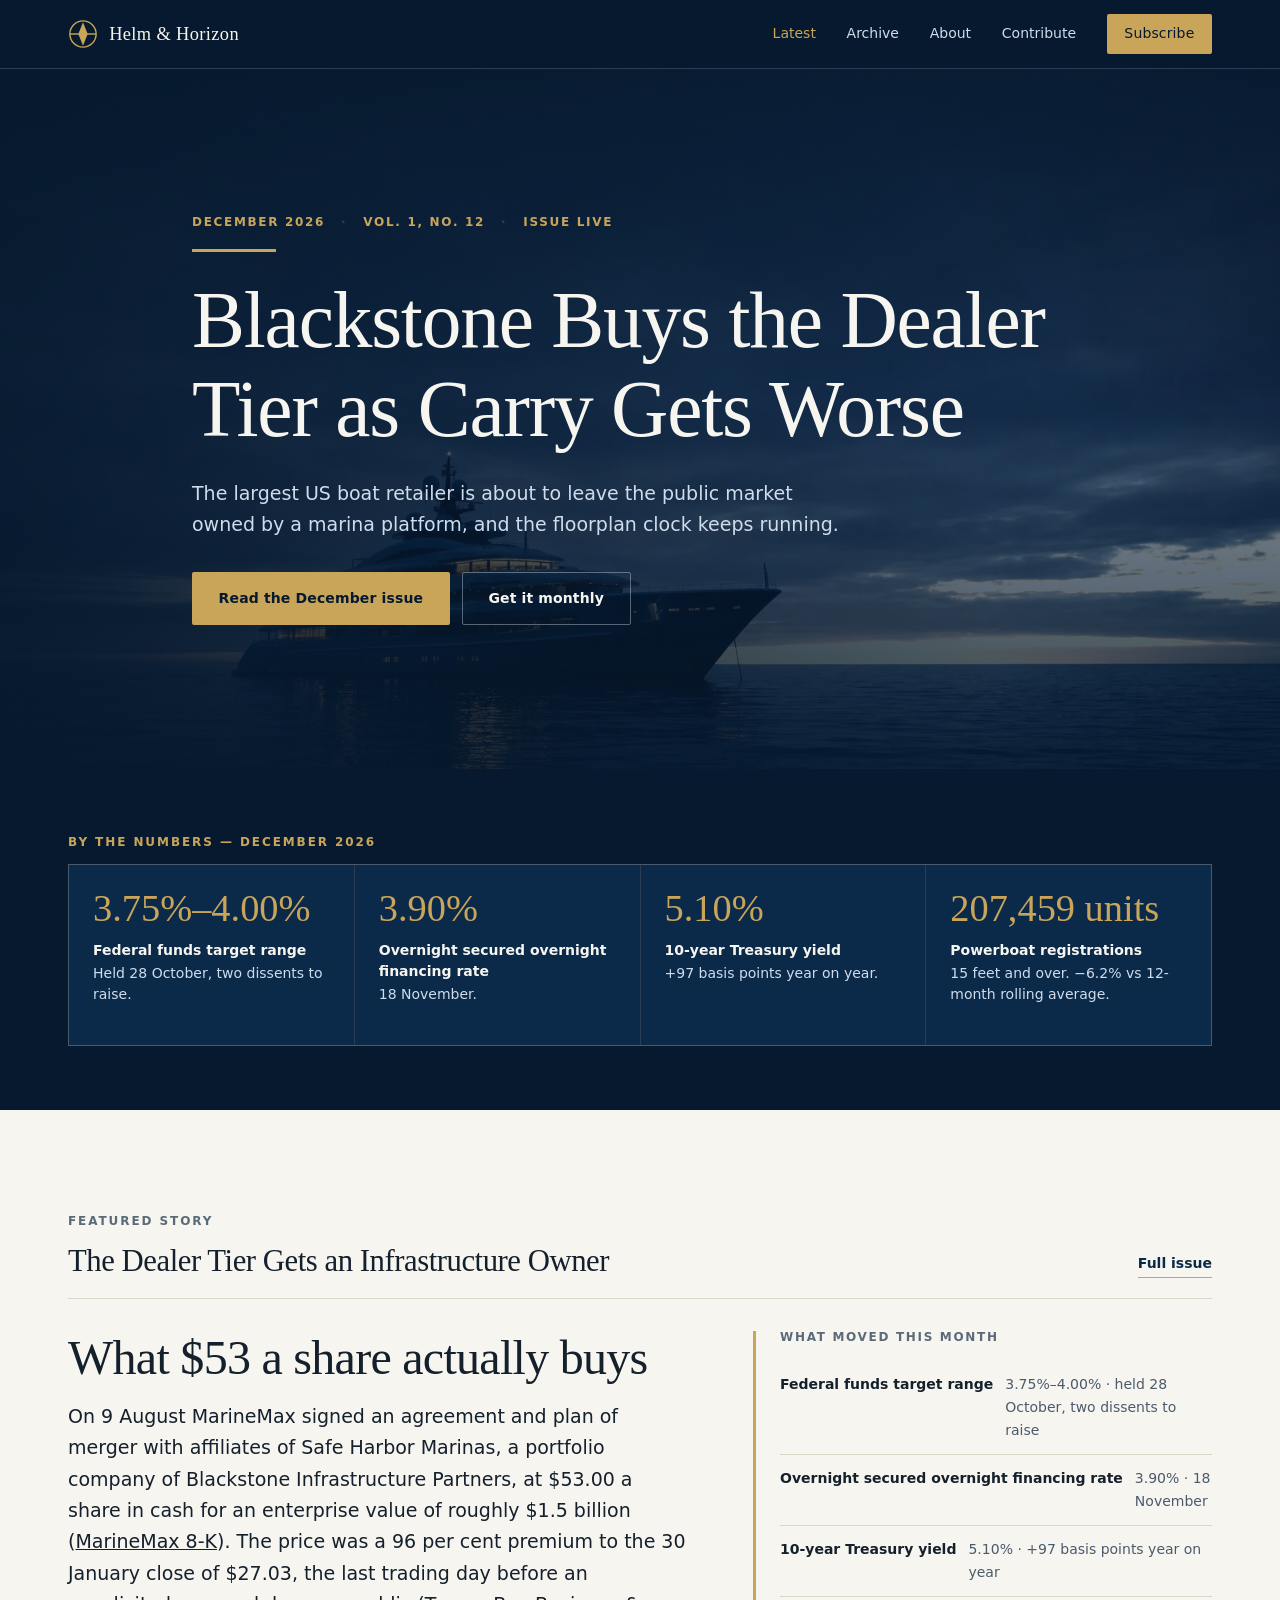
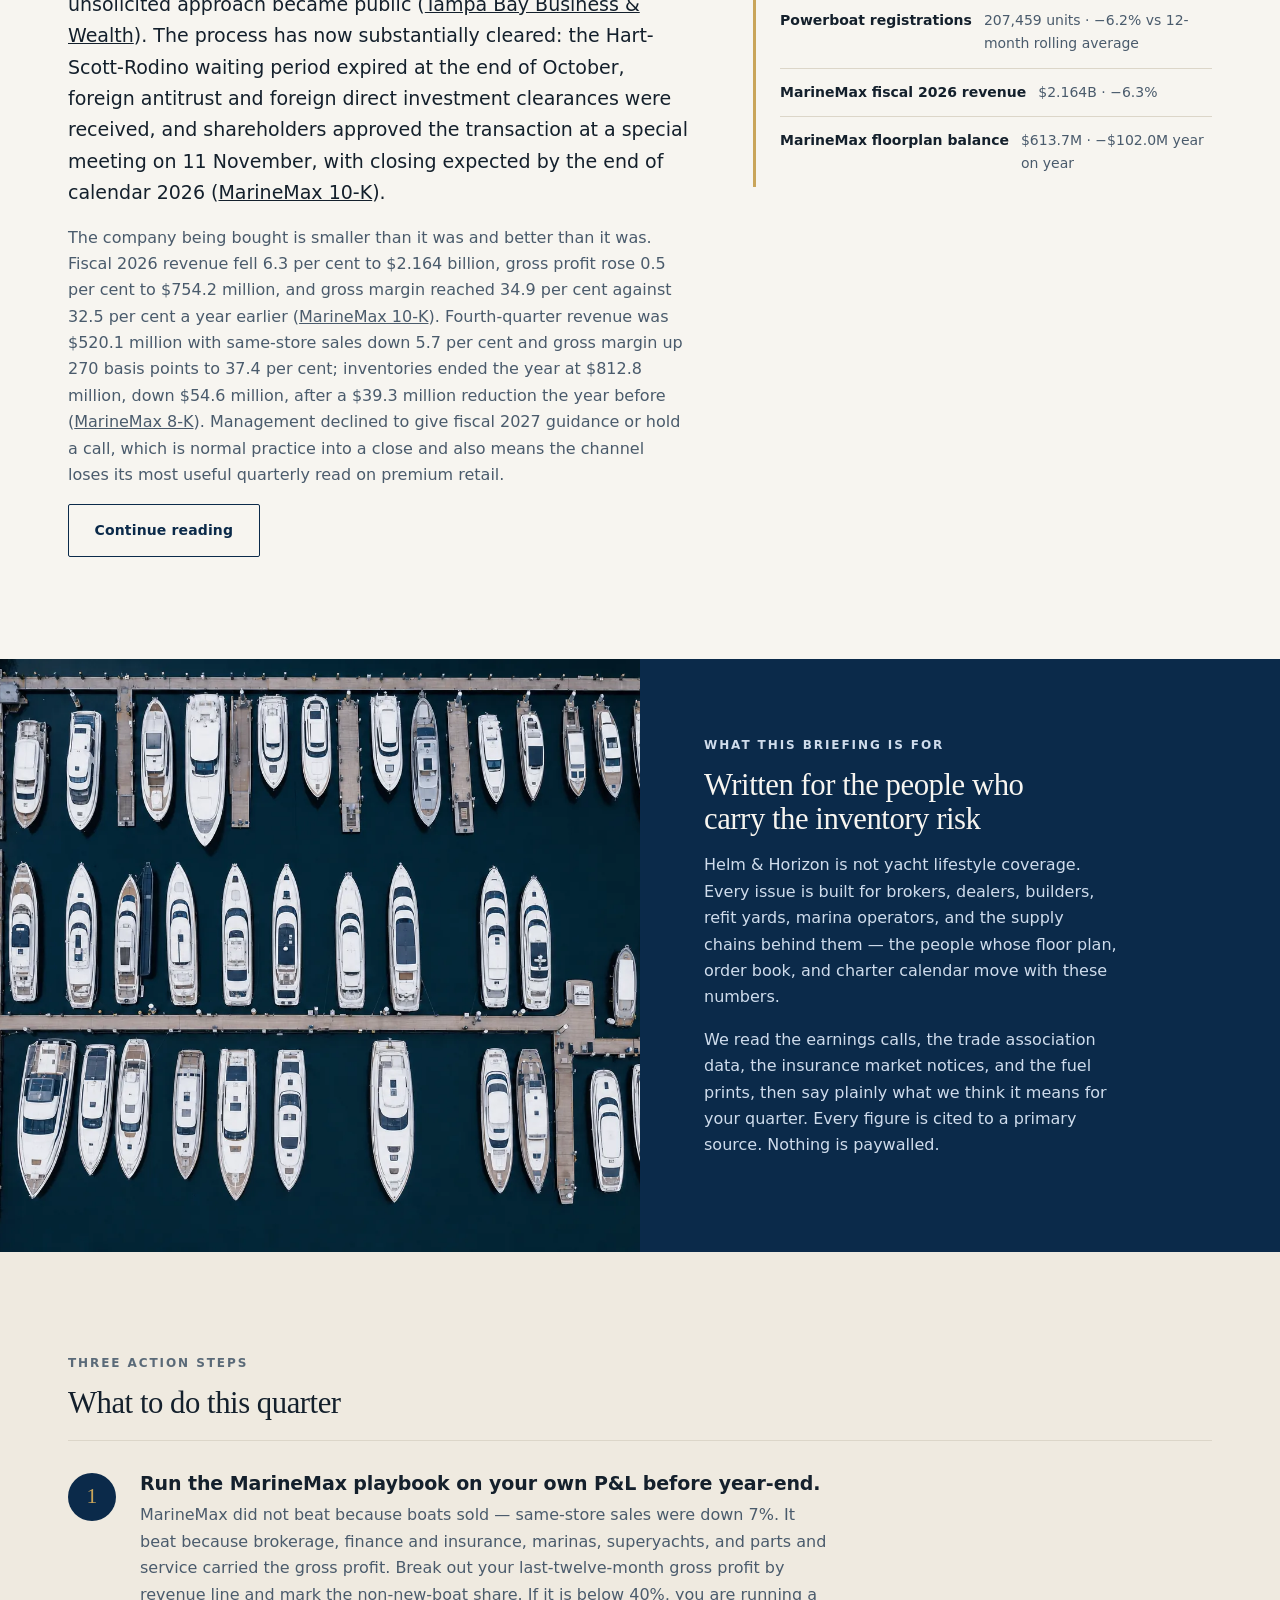
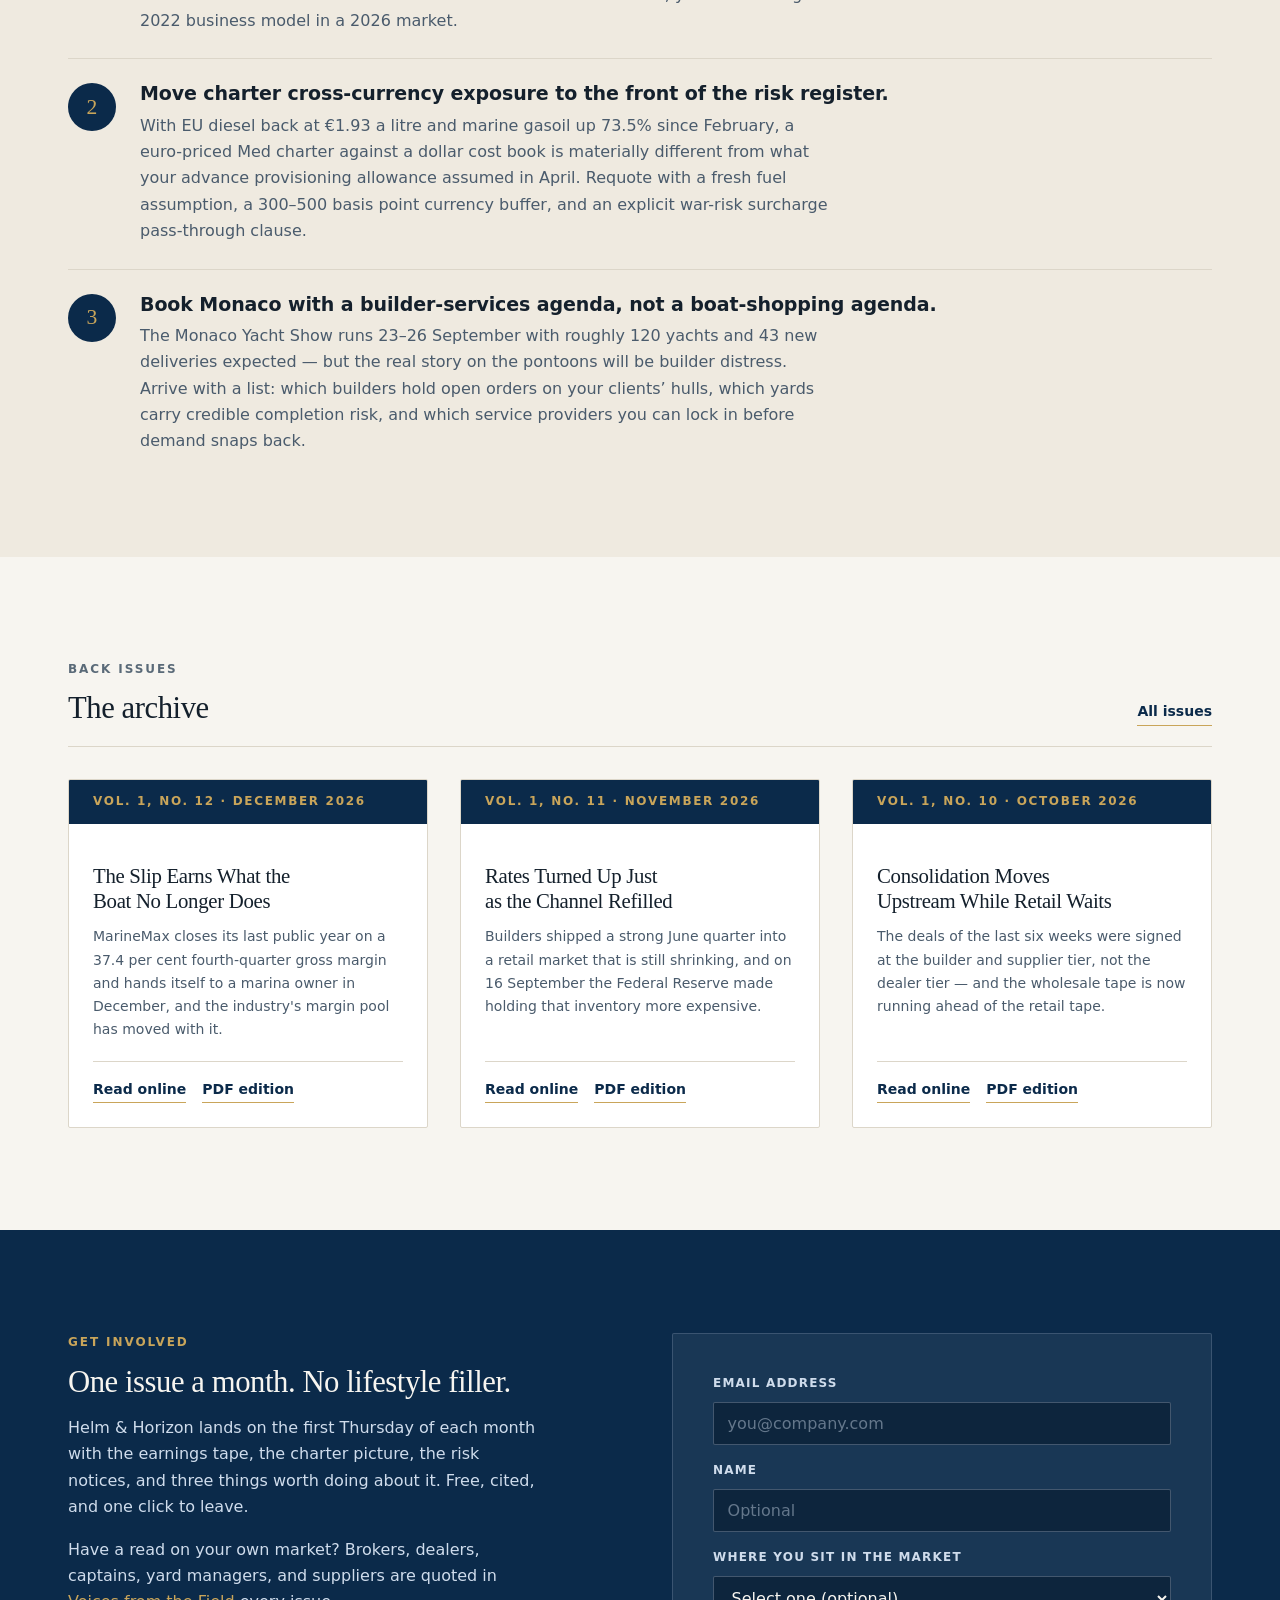
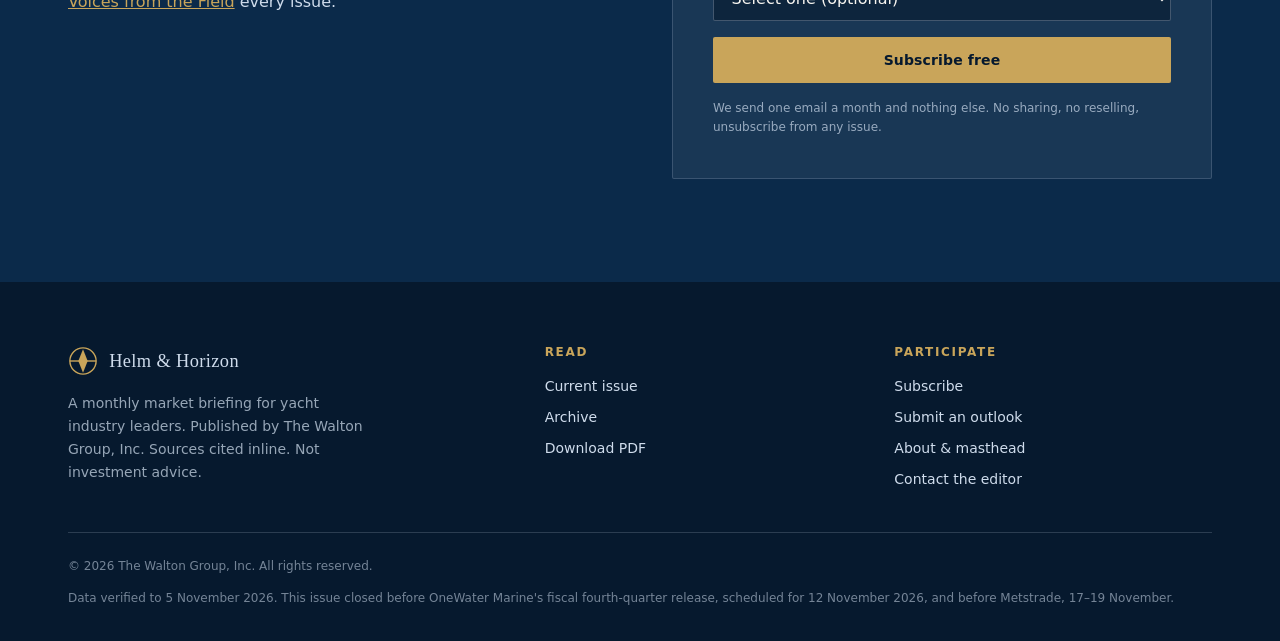
<file: index.html>
<!doctype html>
<html lang="en">
  <head>
    <meta charset="utf-8" />
    <meta name="viewport" content="width=device-width, initial-scale=1" />
    <title>Helm &amp; Horizon — A monthly market briefing for yacht industry leaders</title>
    <meta
      name="description"
      content="Helm &amp; Horizon is a monthly market briefing for yacht brokers, dealers, builders, and the supply chains that keep the fleet sailing. Earnings, charter demand, deal flow, and risk — sourced and cited."
    />
    <link rel="canonical" href="https://thehelmandhorizon.com/" />
    <meta property="og:type" content="website" />
    <meta property="og:site_name" content="Helm &amp; Horizon" />
    <meta property="og:url" content="https://thehelmandhorizon.com/" />
    <meta
      property="og:title"
      content="Helm &amp; Horizon — A monthly market briefing for yacht industry leaders"
    />
    <meta
      property="og:description"
      content="Earnings, charter demand, deal flow, and risk for yacht brokers, dealers, and builders. Sourced, cited, and delivered monthly."
    />
    <meta property="og:image" content="https://thehelmandhorizon.com/assets/img/hero-yacht.webp" />
    <meta name="twitter:card" content="summary_large_image" />
    <link
      rel="icon"
      href="data:image/svg+xml,%3Csvg xmlns='http://www.w3.org/2000/svg' viewBox='0 0 32 32'%3E%3Crect width='32' height='32' fill='%2306192e'/%3E%3Cpath d='M16 5l4.5 11L16 27l-4.5-11z' fill='%23c9a55a'/%3E%3Cpath d='M4 16h24' stroke='%23c9a55a' stroke-width='1.6'/%3E%3C/svg%3E"
    />
    <link
      href="https://api.fontshare.com/v2/css?f[]=zodiak@400,500,700&f[]=satoshi@400,500,700&display=swap"
      rel="stylesheet"
    />
    <link rel="stylesheet" href="/assets/base.css?v=2" />
    <noscript>
      <style>
        .reveal {
          opacity: 1;
          transform: none;
        }
      </style>
    </noscript>
    <script type="application/ld+json">
      {
        "@context": "https://schema.org",
        "@type": "Periodical",
        "name": "Helm & Horizon",
        "description": "A monthly market briefing for yacht industry leaders.",
        "publisher": { "@type": "Organization", "name": "The Walton Group, Inc." }
      }
    </script>
  </head>
  <body>
    <a class="skip" href="#main">Skip to content</a>

    <header class="masthead">
      <div class="shell masthead__inner">
        <a class="brand" href="/" aria-label="Helm and Horizon home">
          <svg viewBox="0 0 32 32" fill="none" aria-hidden="true">
            <circle cx="16" cy="16" r="14" stroke="currentColor" stroke-width="1.5" />
            <path d="M2 16h28" stroke="currentColor" stroke-width="1.5" />
            <path d="M16 3.5 21 16l-5 12.5L11 16z" fill="currentColor" />
          </svg>
          <span class="brand__name">Helm &amp; Horizon</span>
        </a>
        <button
          class="nav__toggle"
          type="button"
          aria-expanded="false"
          aria-controls="site-nav"
          aria-label="Toggle navigation"
        >
          <svg width="18" height="14" viewBox="0 0 18 14" fill="none" aria-hidden="true">
            <path d="M0 1h18M0 7h18M0 13h18" stroke="currentColor" stroke-width="1.6" />
          </svg>
        </button>
        <nav class="nav" id="site-nav" aria-label="Primary">
          <a href="/" aria-current="page">Latest</a>
          <a href="/archive">Archive</a>
          <a href="/about">About</a>
          <a href="/submit">Contribute</a>
          <a class="nav__cta" href="/subscribe">Subscribe</a>
        </nav>
      </div>
    </header>

    <main id="main">
      <!-- ================= HERO ================= -->
      <section class="hero">
        <div class="hero__media">
          <img
            src="/assets/img/hero-yacht.webp"
            alt="A superyacht at anchor in open water at blue hour"
            width="1536"
            height="1024"
            fetchpriority="high"
          />
        </div>
        <div class="shell hero__inner">
          <div class="hero__meta">
            <span>December 2026</span><span>Vol. 1, No. 12</span><span>Issue live</span>
          </div>
          <div class="hero__rule"></div>
          <h1>Blackstone Buys the Dealer Tier as Carry Gets Worse</h1>
          <p class="hero__lede">
            The largest US boat retailer is about to leave the public market owned by a marina platform, and the floorplan clock keeps running.
          </p>
          <div class="btn-row">
            <a class="btn btn--gold" href="/editions/december-2026">Read the December issue</a>
            <a class="btn btn--ghost" href="/subscribe">Get it monthly</a>
          </div>
        </div>
      </section>

      <!-- ================= NUMBERS ================= -->
      <section class="section section--tight section--deep">
        <div class="shell">
          <p class="eyebrow">By the numbers &mdash; December 2026</p>
          <div class="numbers">
            <div class="numbers__cell">
              <div class="numbers__val">3.75%–4.00%</div>
              <p class="numbers__label">
                <strong>Federal funds target range</strong>Held 28 October, two dissents to raise.
              </p>
            </div>
            <div class="numbers__cell">
              <div class="numbers__val">3.90%</div>
              <p class="numbers__label">
                <strong>Overnight secured overnight financing rate</strong>18 November.
              </p>
            </div>
            <div class="numbers__cell">
              <div class="numbers__val">5.10%</div>
              <p class="numbers__label">
                <strong>10-year Treasury yield</strong>+97 basis points year on year.
              </p>
            </div>
            <div class="numbers__cell">
              <div class="numbers__val">207,459 units</div>
              <p class="numbers__label">
                <strong>Powerboat registrations</strong>15 feet and over. −6.2% vs 12-month rolling average.
              </p>
            </div>
          </div>
        </div>
      </section>

      <!-- ================= FEATURED ================= -->
      <section class="section">
        <div class="shell">
          <div class="section__head">
            <div>
              <p class="eyebrow eyebrow--ink">Featured story</p>
              <h2>The Dealer Tier Gets an Infrastructure Owner</h2>
            </div>
            <a href="/editions/december-2026">Full issue</a>
          </div>

          <div class="feature reveal">
            <div class="feature__body">
              <h3>What $53 a share actually buys</h3>
              <p>On 9 August MarineMax signed an agreement and plan of merger with affiliates of Safe Harbor Marinas, a portfolio company of Blackstone Infrastructure Partners, at $53.00 a share in cash for an enterprise value of roughly $1.5 billion (<a href="https://www.sec.gov/Archives/edgar/data/0001057060/000119312526341302/d135056d8k.htm" target="_blank" rel="noopener noreferrer">MarineMax 8-K</a>). The price was a 96 per cent premium to the 30 January close of $27.03, the last trading day before an unsolicited approach became public (<a href="https://tbbwmag.com/2026/08/10/safe-harbor-marinemax-deal/" target="_blank" rel="noopener noreferrer">Tampa Bay Business &amp; Wealth</a>). The process has now substantially cleared: the Hart-Scott-Rodino waiting period expired at the end of October, foreign antitrust and foreign direct investment clearances were received, and shareholders approved the transaction at a special meeting on 11 November, with closing expected by the end of calendar 2026 (<a href="https://www.sec.gov/Archives/edgar/data/0001057060/000119312526463429/hzo-20260930.htm" target="_blank" rel="noopener noreferrer">MarineMax 10-K</a>).</p>
              <p>The company being bought is smaller than it was and better than it was. Fiscal 2026 revenue fell 6.3 per cent to $2.164 billion, gross profit rose 0.5 per cent to $754.2 million, and gross margin reached 34.9 per cent against 32.5 per cent a year earlier (<a href="https://www.sec.gov/Archives/edgar/data/0001057060/000119312526463429/hzo-20260930.htm" target="_blank" rel="noopener noreferrer">MarineMax 10-K</a>). Fourth-quarter revenue was $520.1 million with same-store sales down 5.7 per cent and gross margin up 270 basis points to 37.4 per cent; inventories ended the year at $812.8 million, down $54.6 million, after a $39.3 million reduction the year before (<a href="https://www.sec.gov/Archives/edgar/data/0001057060/000119312526446269/hzo-ex99_1.htm" target="_blank" rel="noopener noreferrer">MarineMax 8-K</a>). Management declined to give fiscal 2027 guidance or hold a call, which is normal practice into a close and also means the channel loses its most useful quarterly read on premium retail.</p>
              <div class="btn-row">
                <a class="btn btn--outline" href="/editions/december-2026"
                  >Continue reading</a
                >
              </div>
            </div>

            <aside class="feature__aside">
              <h4>What moved this month</h4>
              <ul class="keylist">
                <li><strong>Federal funds target range</strong><span>3.75%–4.00% · held 28 October, two dissents to raise</span></li>
                <li><strong>Overnight secured overnight financing rate</strong><span>3.90% · 18 November</span></li>
                <li><strong>10-year Treasury yield</strong><span>5.10% · +97 basis points year on year</span></li>
                <li><strong>Powerboat registrations</strong><span>207,459 units · −6.2% vs 12-month rolling average</span></li>
                <li><strong>MarineMax fiscal 2026 revenue</strong><span>$2.164B · −6.3%</span></li>
                <li><strong>MarineMax floorplan balance</strong><span>$613.7M · −$102.0M year on year</span></li>
              </ul>
            </aside>
          </div>
        </div>
      </section>

      <!-- ================= BAND ================= -->
      <section class="band">
        <div class="band__media">
          <img
            src="/assets/img/marina-aerial.webp"
            alt="Aerial view of a marina with rows of moored motor yachts"
            width="1536"
            height="1024"
            loading="lazy"
          />
        </div>
        <div class="band__text">
          <p class="eyebrow">What this briefing is for</p>
          <h2>Written for the people who carry the inventory risk</h2>
          <p>
            Helm &amp; Horizon is not yacht lifestyle coverage. Every issue is built for brokers,
            dealers, builders, refit yards, marina operators, and the supply chains behind them
            &mdash; the people whose floor plan, order book, and charter calendar move with these
            numbers.
          </p>
          <p>
            We read the earnings calls, the trade association data, the insurance market notices,
            and the fuel prints, then say plainly what we think it means for your quarter. Every
            figure is cited to a primary source. Nothing is paywalled.
          </p>
        </div>
      </section>

      <!-- ================= ACTION STEPS ================= -->
      <section class="section section--warm">
        <div class="shell">
          <div class="section__head">
            <div>
              <p class="eyebrow eyebrow--ink">Three action steps</p>
              <h2>What to do this quarter</h2>
            </div>
          </div>
          <div class="steps">
            <article class="step reveal">
              <div class="step__n">1</div>
              <div>
                <h3>Run the MarineMax playbook on your own P&amp;L before year-end.</h3>
                <p>
                  MarineMax did not beat because boats sold &mdash; same-store sales were down 7%.
                  It beat because brokerage, finance and insurance, marinas, superyachts, and parts
                  and service carried the gross profit. Break out your last-twelve-month gross
                  profit by revenue line and mark the non-new-boat share. If it is below 40%, you
                  are running a 2022 business model in a 2026 market.
                </p>
              </div>
            </article>
            <article class="step reveal">
              <div class="step__n">2</div>
              <div>
                <h3>Move charter cross-currency exposure to the front of the risk register.</h3>
                <p>
                  With EU diesel back at &euro;1.93 a litre and marine gasoil up 73.5% since
                  February, a euro-priced Med charter against a dollar cost book is materially
                  different from what your advance provisioning allowance assumed in April. Requote
                  with a fresh fuel assumption, a 300&ndash;500 basis point currency buffer, and an
                  explicit war-risk surcharge pass-through clause.
                </p>
              </div>
            </article>
            <article class="step reveal">
              <div class="step__n">3</div>
              <div>
                <h3>Book Monaco with a builder-services agenda, not a boat-shopping agenda.</h3>
                <p>
                  The Monaco Yacht Show runs 23&ndash;26 September with roughly 120 yachts and 43
                  new deliveries expected &mdash; but the real story on the pontoons will be builder
                  distress. Arrive with a list: which builders hold open orders on your
                  clients&rsquo; hulls, which yards carry credible completion risk, and which
                  service providers you can lock in before demand snaps back.
                </p>
              </div>
            </article>
          </div>
        </div>
      </section>

      <!-- ================= ARCHIVE PREVIEW ================= -->
      <section class="section">
        <div class="shell">
          <div class="section__head">
            <div>
              <p class="eyebrow eyebrow--ink">Back issues</p>
              <h2>The archive</h2>
            </div>
            <a href="/archive">All issues</a>
          </div>
          <div class="grid-cards">
<article class="card reveal">
              <p class="card__vol">Vol. 1, No. 12 &middot; December 2026</p>
              <div class="card__body">
                <h3>The Slip Earns What the Boat No Longer Does</h3>
                <p>MarineMax closes its last public year on a 37.4 per cent fourth-quarter gross margin and hands itself to a marina owner in December, and the industry's margin pool has moved with it.</p>
                <div class="card__links">
                  <a href="/editions/december-2026">Read online</a>
                  <a href="/pdf/Helm_Horizon_December2026.pdf">PDF edition</a>
                </div>
              </div>
            </article>
<article class="card reveal">
              <p class="card__vol">Vol. 1, No. 11 &middot; November 2026</p>
              <div class="card__body">
                <h3>Rates Turned Up Just as the Channel Refilled</h3>
                <p>Builders shipped a strong June quarter into a retail market that is still shrinking, and on 16 September the Federal Reserve made holding that inventory more expensive.</p>
                <div class="card__links">
                  <a href="/editions/november-2026">Read online</a>
                  <a href="/pdf/Helm_Horizon_November2026.pdf">PDF edition</a>
                </div>
              </div>
            </article>
<article class="card reveal">
              <p class="card__vol">Vol. 1, No. 10 &middot; October 2026</p>
              <div class="card__body">
                <h3>Consolidation Moves Upstream While Retail Waits</h3>
                <p>The deals of the last six weeks were signed at the builder and supplier tier, not the dealer tier — and the wholesale tape is now running ahead of the retail tape.</p>
                <div class="card__links">
                  <a href="/editions/october-2026">Read online</a>
                  <a href="/pdf/Helm_Horizon_October2026.pdf">PDF edition</a>
                </div>
              </div>
            </article>
          </div>
        </div>
      </section>

      <!-- ================= SUBSCRIBE ================= -->
      <section class="section section--navy" id="subscribe">
        <div class="shell subscribe">
          <div>
            <p class="eyebrow">Get involved</p>
            <h2 style="font-size: var(--text-xl); margin-bottom: var(--space-4)">
              One issue a month. No lifestyle filler.
            </h2>
            <p style="color: var(--light-blue); max-width: 46ch">
              Helm &amp; Horizon lands on the first Thursday of each month with the earnings tape,
              the charter picture, the risk notices, and three things worth doing about it. Free,
              cited, and one click to leave.
            </p>
            <p style="color: var(--light-blue); max-width: 46ch">
              Have a read on your own market? Brokers, dealers, captains, yard managers, and
              suppliers are quoted in
              <a href="/submit" style="color: var(--gold)">Voices from the Field</a> every issue.
            </p>
          </div>

          <form
            class="form"
            method="post"
            data-hh-form="subscribe"
            data-endpoint="/api/subscribe"
            data-success="Almost there. Check your inbox and click the link to confirm."
          >
            <div class="field">
              <label for="s-email">Email address</label>
              <input
                type="email"
                id="s-email"
                name="email"
                required
                autocomplete="email"
                placeholder="you@company.com"
              />
            </div>
            <div class="field">
              <label for="s-name">Name</label>
              <input
                type="text"
                id="s-name"
                name="name"
                autocomplete="name"
                placeholder="Optional"
              />
            </div>
            <div class="field">
              <label for="s-role">Where you sit in the market</label>
              <select id="s-role" name="role">
                <option value="">Select one (optional)</option>
                <option>Broker</option>
                <option>Dealer</option>
                <option>Builder / shipyard</option>
                <option>Refit / service yard</option>
                <option>Marina operator</option>
                <option>Charter management</option>
                <option>Captain / crew</option>
                <option>Finance / insurance</option>
                <option>Supplier</option>
                <option>Other</option>
              </select>
            </div>
            <div class="hp" aria-hidden="true" style="position:absolute;left:-9999px;width:1px;height:1px;overflow:hidden">
              <label for="hp-home">Website</label>
              <input type="text" id="hp-home" name="website" tabindex="-1" autocomplete="off" />
            </div>
            <button class="btn btn--gold" type="submit" style="width: 100%; justify-content: center">
              Subscribe free
            </button>
            <p class="form__note">
              We send one email a month and nothing else. No sharing, no reselling, unsubscribe from
              any issue.
            </p>
            <noscript>
              <p class="form__note">
                This form needs JavaScript. Email
                <a href="mailto:editor@thehelmandhorizon.com" style="color: var(--gold)"
                  >editor@thehelmandhorizon.com</a
                >
                and we will add you by hand.
              </p>
            </noscript>
            <p class="form__status" role="status" aria-live="polite"></p>
          </form>
        </div>
      </section>
    </main>

    <footer class="footer">
      <div class="shell">
        <div class="footer__grid">
          <div class="footer__brand">
            <a class="brand" href="/" style="margin-bottom: var(--space-4)">
              <svg viewBox="0 0 32 32" fill="none" aria-hidden="true">
                <circle cx="16" cy="16" r="14" stroke="currentColor" stroke-width="1.5" />
                <path d="M2 16h28" stroke="currentColor" stroke-width="1.5" />
                <path d="M16 3.5 21 16l-5 12.5L11 16z" fill="currentColor" />
              </svg>
              <span class="brand__name">Helm &amp; Horizon</span>
            </a>
            <p>
              A monthly market briefing for yacht industry leaders. Published by The Walton Group,
              Inc. Sources cited inline. Not investment advice.
            </p>
          </div>
          <div>
            <h4>Read</h4>
            <ul>
              <li><a href="/editions/december-2026">Current issue</a></li>
              <li><a href="/archive">Archive</a></li>
              <li><a href="/pdf/Helm_Horizon_December2026.pdf">Download PDF</a></li>
            </ul>
          </div>
          <div>
            <h4>Participate</h4>
            <ul>
              <li><a href="/subscribe">Subscribe</a></li>
              <li><a href="/submit">Submit an outlook</a></li>
              <li><a href="/about">About &amp; masthead</a></li>
              <li><a href="mailto:editor@thehelmandhorizon.com">Contact the editor</a></li>
            </ul>
          </div>
        </div>
        <div class="footer__legal">
          <span>&copy; <span data-year>2026</span> The Walton Group, Inc. All rights reserved.</span>
          <span>Data verified to 5 November 2026. This issue closed before OneWater Marine's fiscal fourth-quarter release, scheduled for 12 November 2026, and before Metstrade, 17–19 November.</span>
        </div>
      </div>
    </footer>

    <script src="/assets/site.js?v=2" defer></script>
  </body>
</html>
</file>
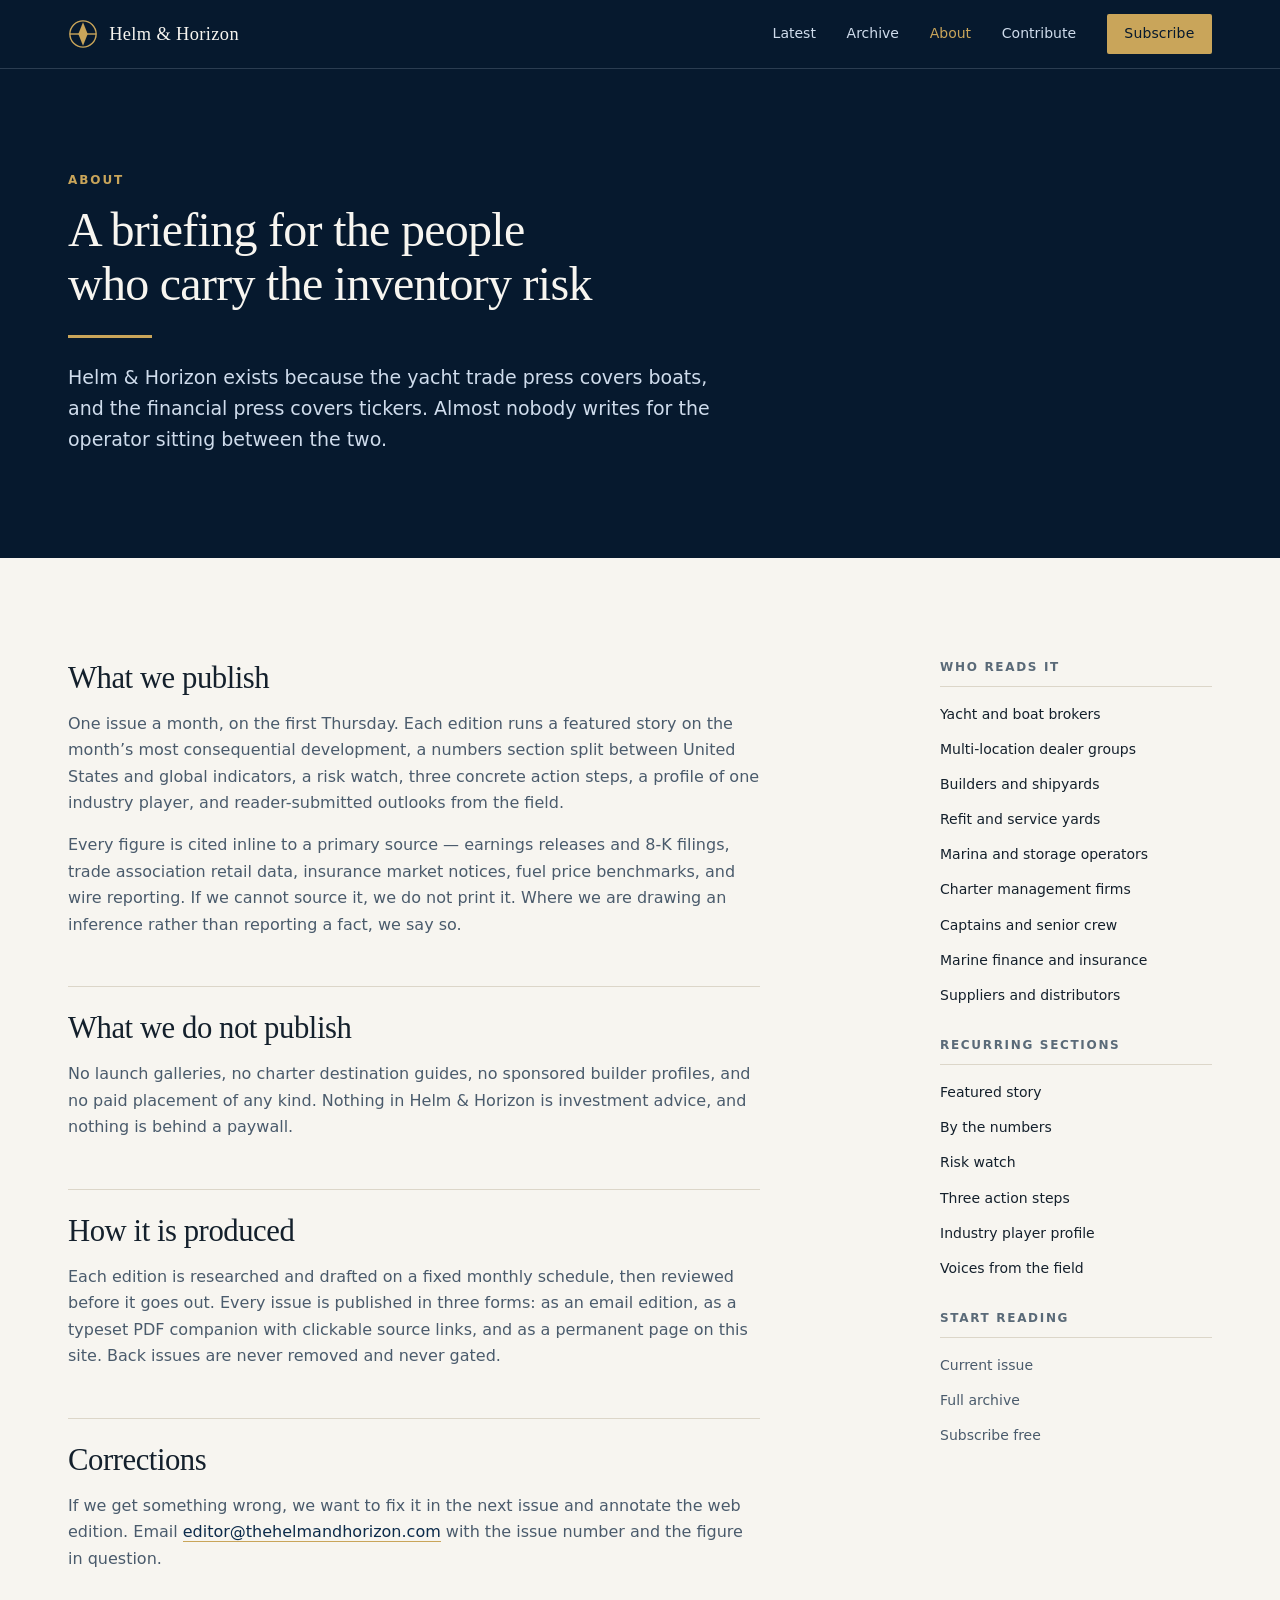
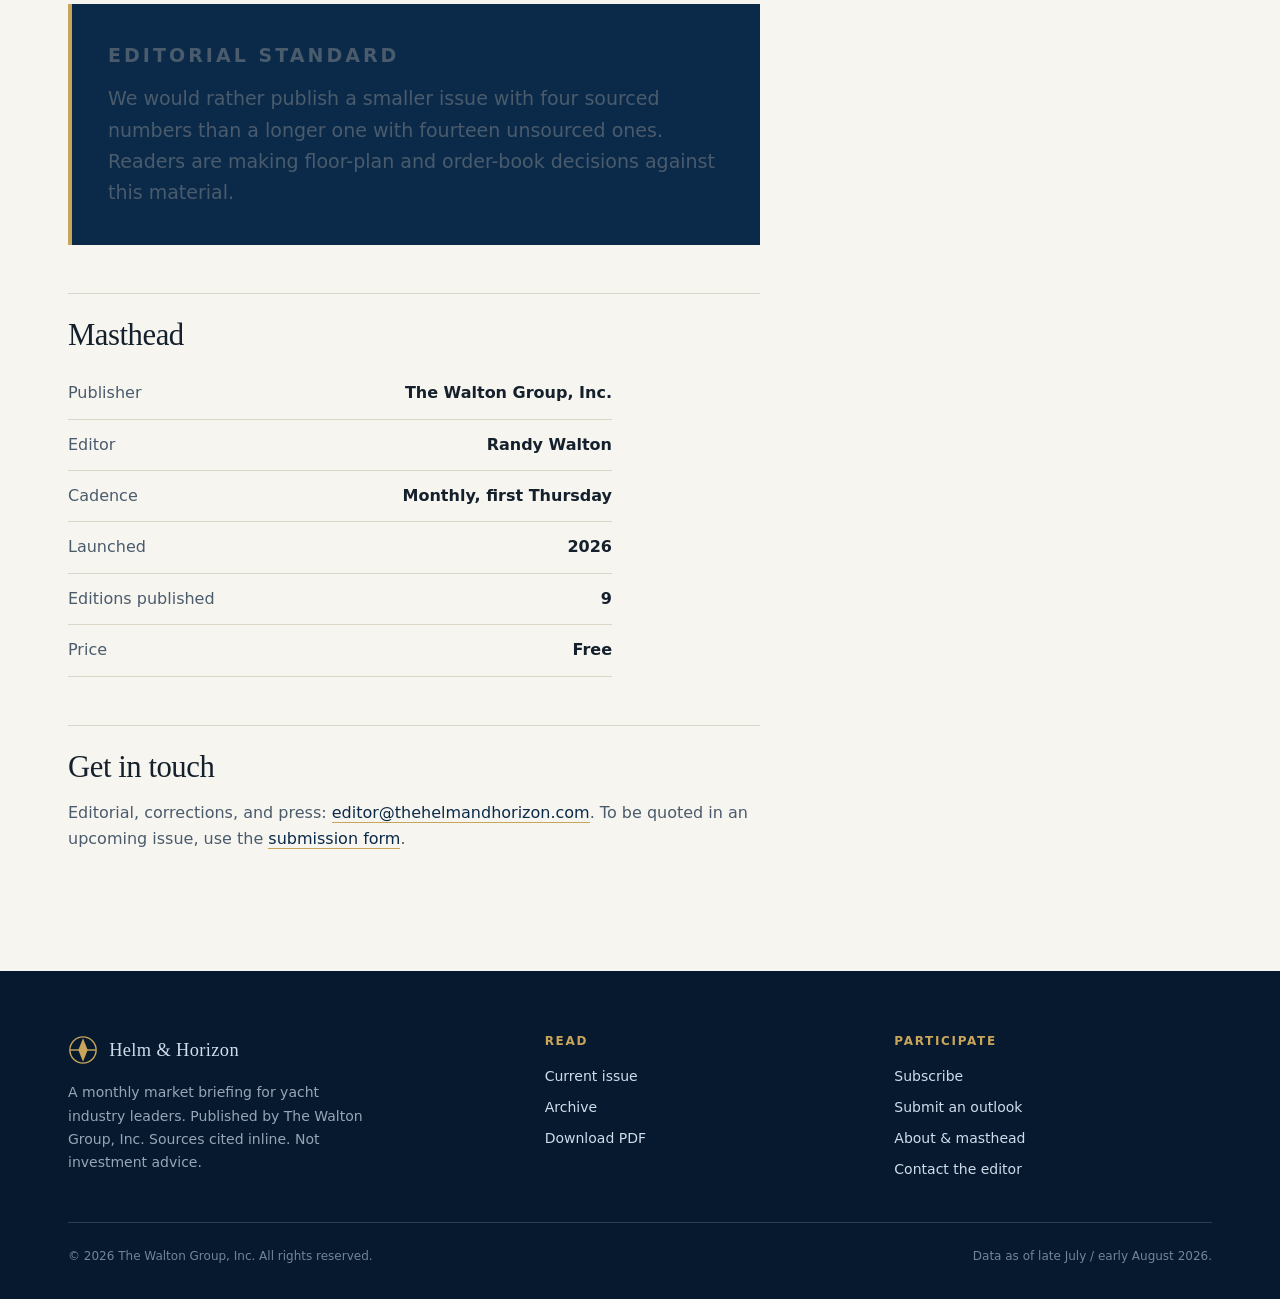
<file: about.html>
<!doctype html>
<html lang="en">
  <head>
    <meta charset="utf-8" />
    <meta name="viewport" content="width=device-width, initial-scale=1" />
    <title>About &amp; masthead — Helm &amp; Horizon</title>
    <meta name="description" content="Helm &amp; Horizon is a monthly market briefing for yacht brokers, dealers, builders, and marina operators. What we publish, how we source it, and how to reach the editor." />
    <link rel="canonical" href="https://thehelmandhorizon.com/about" />
    <meta property="og:type" content="website" />
    <meta property="og:site_name" content="Helm &amp; Horizon" />
    <meta property="og:url" content="https://thehelmandhorizon.com/about" />
    <meta property="og:title" content="About &amp; masthead — Helm &amp; Horizon" />
    <meta property="og:description" content="Helm &amp; Horizon is a monthly market briefing for yacht brokers, dealers, builders, and marina operators. What we publish, how we source it, and how to reach the editor." />
    <meta property="og:image" content="https://thehelmandhorizon.com/assets/img/hero-yacht.webp" />
    <meta name="twitter:card" content="summary_large_image" />
    <link rel="icon" href="data:image/svg+xml,%3Csvg xmlns='http://www.w3.org/2000/svg' viewBox='0 0 32 32'%3E%3Crect width='32' height='32' fill='%2306192e'/%3E%3Cpath d='M16 5l4.5 11L16 27l-4.5-11z' fill='%23c9a55a'/%3E%3Cpath d='M4 16h24' stroke='%23c9a55a' stroke-width='1.6'/%3E%3C/svg%3E" />
    <link
      href="https://api.fontshare.com/v2/css?f[]=zodiak@400,500,700&f[]=satoshi@400,500,700&display=swap"
      rel="stylesheet"
    />
    <link rel="stylesheet" href="/assets/base.css?v=2" />
  </head>
  <body>
    <a class="skip" href="#main">Skip to content</a>

    <header class="masthead">
      <div class="shell masthead__inner">
        <a class="brand" href="/" aria-label="Helm and Horizon home">
          <svg viewBox="0 0 32 32" fill="none" aria-hidden="true">
            <circle cx="16" cy="16" r="14" stroke="currentColor" stroke-width="1.5" />
            <path d="M2 16h28" stroke="currentColor" stroke-width="1.5" />
            <path d="M16 3.5 21 16l-5 12.5L11 16z" fill="currentColor" />
          </svg>
          <span class="brand__name">Helm &amp; Horizon</span>
        </a>
        <button
          class="nav__toggle"
          type="button"
          aria-expanded="false"
          aria-controls="site-nav"
          aria-label="Toggle navigation"
        >
          <svg width="18" height="14" viewBox="0 0 18 14" fill="none" aria-hidden="true">
            <path d="M0 1h18M0 7h18M0 13h18" stroke="currentColor" stroke-width="1.6" />
          </svg>
        </button>
        <nav class="nav" id="site-nav" aria-label="Primary">
          <a href="/">Latest</a>
          <a href="/archive">Archive</a>
          <a href="/about" aria-current="page">About</a>
          <a href="/submit">Contribute</a>
          <a class="nav__cta" href="/subscribe">Subscribe</a>
        </nav>
      </div>
    </header>

    <main id="main">
      <section class="section section--deep">
        <div class="shell">
          <p class="eyebrow">About</p>
          <h1 style="font-size: var(--text-2xl); max-width: 30ch; margin-bottom: var(--space-6)">
            A briefing for the people who carry the inventory risk
          </h1>
          <div class="hero__rule"></div>
          <p style="color: var(--light-blue); font-size: var(--text-lg); max-width: 56ch; margin: 0">
            Helm &amp; Horizon exists because the yacht trade press covers boats, and the financial press covers tickers. Almost nobody writes for the operator sitting between the two.
          </p>
        </div>
      </section>

      <section class="section">
        <div class="shell article__shell">
          <article class="prose">
            <h2>What we publish</h2>
            <p>
              One issue a month, on the first Thursday. Each edition runs a featured story on the
              month&rsquo;s most consequential development, a numbers section split between United
              States and global indicators, a risk watch, three concrete action steps, a profile of
              one industry player, and reader-submitted outlooks from the field.
            </p>
            <p>
              Every figure is cited inline to a primary source &mdash; earnings releases and 8-K
              filings, trade association retail data, insurance market notices, fuel price
              benchmarks, and wire reporting. If we cannot source it, we do not print it. Where we
              are drawing an inference rather than reporting a fact, we say so.
            </p>

            <h2>What we do not publish</h2>
            <p>
              No launch galleries, no charter destination guides, no sponsored builder profiles, and
              no paid placement of any kind. Nothing in Helm &amp; Horizon is investment advice, and
              nothing is behind a paywall.
            </p>

            <h2>How it is produced</h2>
            <p>
              Each edition is researched and drafted on a fixed monthly schedule, then reviewed
              before it goes out. Every issue is published in three forms: as an email edition, as a
              typeset PDF companion with clickable source links, and as a permanent page on this
              site. Back issues are never removed and never gated.
            </p>

            <h2>Corrections</h2>
            <p>
              If we get something wrong, we want to fix it in the next issue and annotate the web
              edition. Email
              <a href="mailto:editor@thehelmandhorizon.com">editor@thehelmandhorizon.com</a> with the issue number
              and the figure in question.
            </p>

            <div class="callout">
              <p class="eyebrow">Editorial standard</p>
              <p>
                We would rather publish a smaller issue with four sourced numbers than a longer one
                with fourteen unsourced ones. Readers are making floor-plan and order-book decisions
                against this material.
              </p>
            </div>

            <h2>Masthead</h2>
            <ul class="datalist" style="max-width: 34rem">
              <li><span>Publisher</span><b>The Walton Group, Inc.</b></li>
              <li><span>Editor</span><b>Randy Walton</b></li>
              <li><span>Cadence</span><b>Monthly, first Thursday</b></li>
              <li><span>Launched</span><b>2026</b></li>
              <li><span>Editions published</span><b>9</b></li>
              <li><span>Price</span><b>Free</b></li>
            </ul>

            <h2>Get in touch</h2>
            <p>
              Editorial, corrections, and press:
              <a href="mailto:editor@thehelmandhorizon.com">editor@thehelmandhorizon.com</a>. To be quoted in an
              upcoming issue, use the <a href="/submit">submission form</a>.
            </p>
          </article>

          <aside class="sidebar">
            <h4>Who reads it</h4>
            <ul style="margin-bottom: var(--space-8)">
              <li>Yacht and boat brokers</li>
              <li>Multi-location dealer groups</li>
              <li>Builders and shipyards</li>
              <li>Refit and service yards</li>
              <li>Marina and storage operators</li>
              <li>Charter management firms</li>
              <li>Captains and senior crew</li>
              <li>Marine finance and insurance</li>
              <li>Suppliers and distributors</li>
            </ul>

            <h4>Recurring sections</h4>
            <ul style="margin-bottom: var(--space-8)">
              <li>Featured story</li>
              <li>By the numbers</li>
              <li>Risk watch</li>
              <li>Three action steps</li>
              <li>Industry player profile</li>
              <li>Voices from the field</li>
            </ul>

            <h4>Start reading</h4>
            <ul>
              <li><a href="/editions/december-2026">Current issue</a></li>
              <li><a href="/archive">Full archive</a></li>
              <li><a href="/subscribe">Subscribe free</a></li>
            </ul>
          </aside>
        </div>
      </section>

    </main>

    <footer class="footer">
      <div class="shell">
        <div class="footer__grid">
          <div class="footer__brand">
            <a class="brand" href="/" style="margin-bottom: var(--space-4)">
              <svg viewBox="0 0 32 32" fill="none" aria-hidden="true">
            <circle cx="16" cy="16" r="14" stroke="currentColor" stroke-width="1.5" />
            <path d="M2 16h28" stroke="currentColor" stroke-width="1.5" />
            <path d="M16 3.5 21 16l-5 12.5L11 16z" fill="currentColor" />
          </svg>
              <span class="brand__name">Helm &amp; Horizon</span>
            </a>
            <p>
              A monthly market briefing for yacht industry leaders. Published by The Walton Group,
              Inc. Sources cited inline. Not investment advice.
            </p>
          </div>
          <div>
            <h4>Read</h4>
            <ul>
              <li><a href="/editions/december-2026">Current issue</a></li>
              <li><a href="/archive">Archive</a></li>
              <li><a href="/pdf/Helm_Horizon_December2026.pdf">Download PDF</a></li>
            </ul>
          </div>
          <div>
            <h4>Participate</h4>
            <ul>
              <li><a href="/subscribe">Subscribe</a></li>
              <li><a href="/submit">Submit an outlook</a></li>
              <li><a href="/about">About &amp; masthead</a></li>
              <li><a href="mailto:editor@thehelmandhorizon.com">Contact the editor</a></li>
            </ul>
          </div>
        </div>
        <div class="footer__legal">
          <span>&copy; <span data-year>2026</span> The Walton Group, Inc. All rights reserved.</span>
          <span>Data as of late July / early August 2026.</span>
        </div>
      </div>
    </footer>

    <script src="/assets/site.js?v=2" defer></script>
  </body>
</html>
</file>
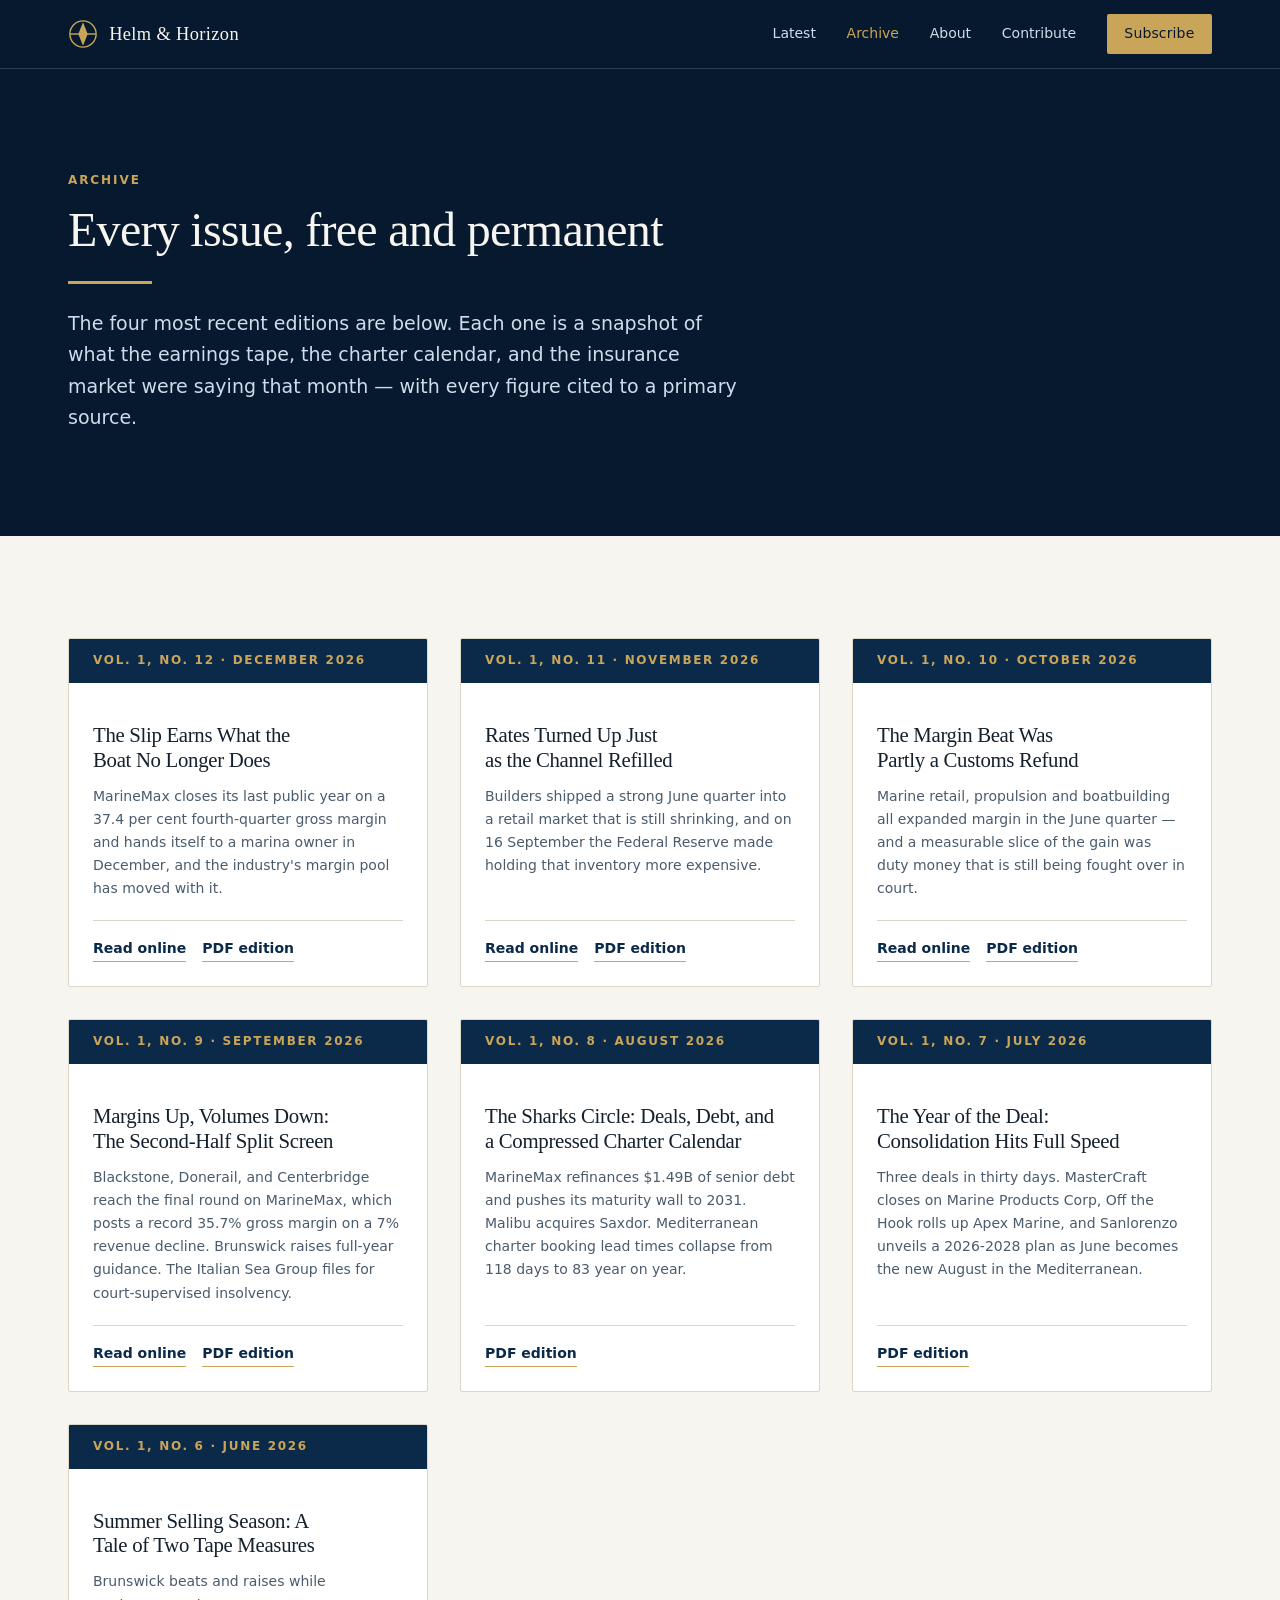
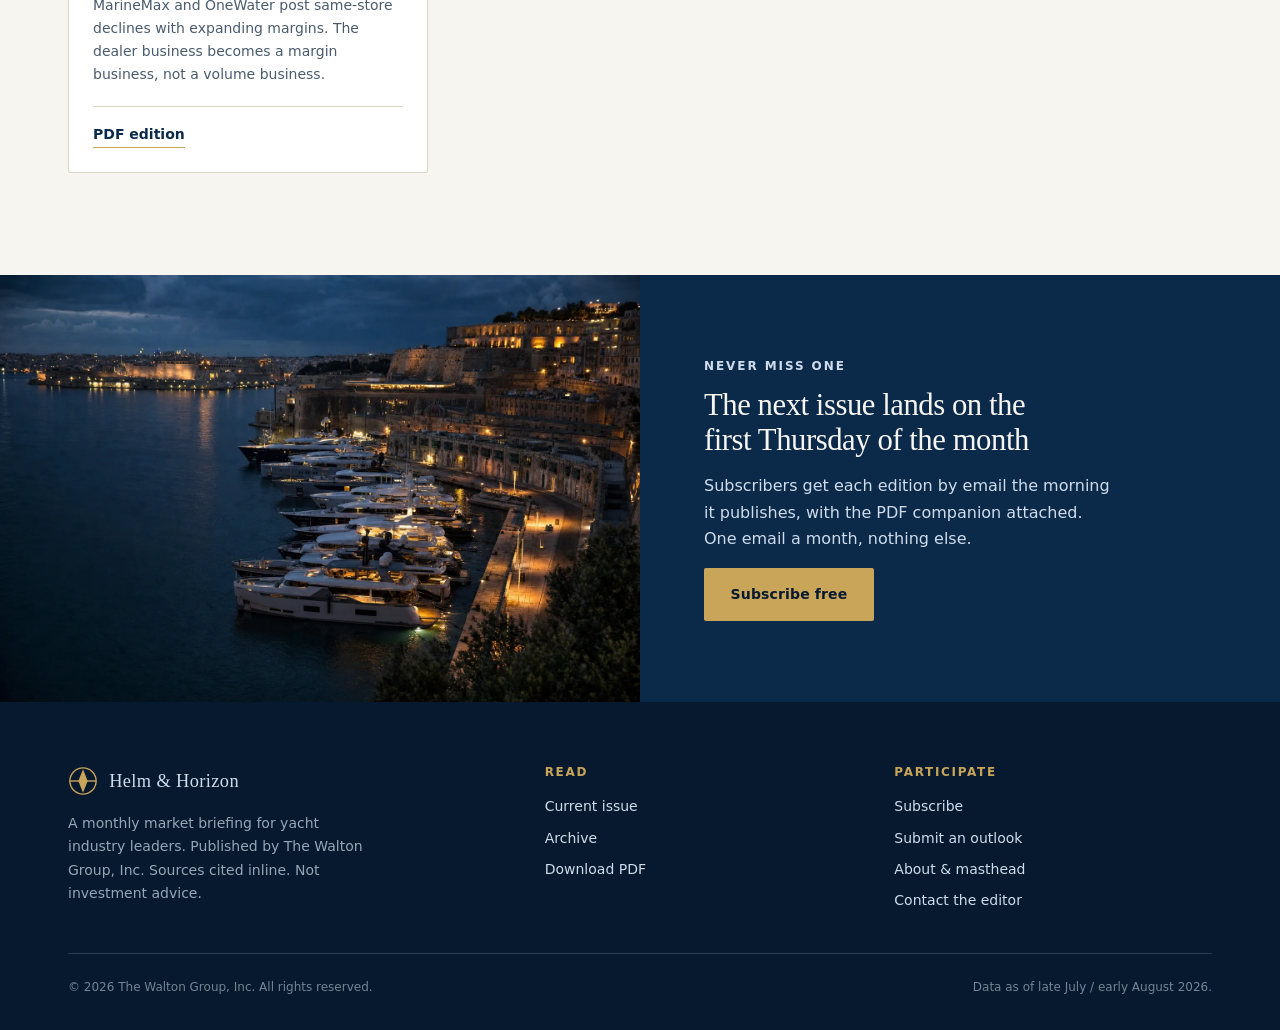
<file: archive.html>
<!doctype html>
<html lang="en">
  <head>
    <meta charset="utf-8" />
    <meta name="viewport" content="width=device-width, initial-scale=1" />
    <title>Archive — Helm &amp; Horizon</title>
    <meta name="description" content="Every issue of Helm &amp; Horizon, the monthly market briefing for yacht industry leaders. Free, permanent, and never paywalled." />
    <link rel="canonical" href="https://thehelmandhorizon.com/archive" />
    <meta property="og:type" content="website" />
    <meta property="og:site_name" content="Helm &amp; Horizon" />
    <meta property="og:url" content="https://thehelmandhorizon.com/archive" />
    <meta property="og:title" content="Archive — Helm &amp; Horizon" />
    <meta property="og:description" content="Every issue of Helm &amp; Horizon, the monthly market briefing for yacht industry leaders. Free, permanent, and never paywalled." />
    <meta property="og:image" content="https://thehelmandhorizon.com/assets/img/hero-yacht.webp" />
    <meta name="twitter:card" content="summary_large_image" />
    <link rel="icon" href="data:image/svg+xml,%3Csvg xmlns='http://www.w3.org/2000/svg' viewBox='0 0 32 32'%3E%3Crect width='32' height='32' fill='%2306192e'/%3E%3Cpath d='M16 5l4.5 11L16 27l-4.5-11z' fill='%23c9a55a'/%3E%3Cpath d='M4 16h24' stroke='%23c9a55a' stroke-width='1.6'/%3E%3C/svg%3E" />
    <link
      href="https://api.fontshare.com/v2/css?f[]=zodiak@400,500,700&f[]=satoshi@400,500,700&display=swap"
      rel="stylesheet"
    />
    <link rel="stylesheet" href="/assets/base.css?v=2" />
    <noscript>
      <style>
        .reveal {
          opacity: 1;
          transform: none;
        }
      </style>
    </noscript>
  </head>
  <body>
    <a class="skip" href="#main">Skip to content</a>

    <header class="masthead">
      <div class="shell masthead__inner">
        <a class="brand" href="/" aria-label="Helm and Horizon home">
          <svg viewBox="0 0 32 32" fill="none" aria-hidden="true">
            <circle cx="16" cy="16" r="14" stroke="currentColor" stroke-width="1.5" />
            <path d="M2 16h28" stroke="currentColor" stroke-width="1.5" />
            <path d="M16 3.5 21 16l-5 12.5L11 16z" fill="currentColor" />
          </svg>
          <span class="brand__name">Helm &amp; Horizon</span>
        </a>
        <button
          class="nav__toggle"
          type="button"
          aria-expanded="false"
          aria-controls="site-nav"
          aria-label="Toggle navigation"
        >
          <svg width="18" height="14" viewBox="0 0 18 14" fill="none" aria-hidden="true">
            <path d="M0 1h18M0 7h18M0 13h18" stroke="currentColor" stroke-width="1.6" />
          </svg>
        </button>
        <nav class="nav" id="site-nav" aria-label="Primary">
          <a href="/">Latest</a>
          <a href="/archive" aria-current="page">Archive</a>
          <a href="/about">About</a>
          <a href="/submit">Contribute</a>
          <a class="nav__cta" href="/subscribe">Subscribe</a>
        </nav>
      </div>
    </header>

    <main id="main">
      <section class="section section--deep">
        <div class="shell">
          <p class="eyebrow">Archive</p>
          <h1 style="font-size: var(--text-2xl); max-width: 30ch; margin-bottom: var(--space-6)">
            Every issue, free and permanent
          </h1>
          <div class="hero__rule"></div>
          <p style="color: var(--light-blue); font-size: var(--text-lg); max-width: 56ch; margin: 0">
            The four most recent editions are below. Each one is a snapshot of what the earnings tape, the charter calendar, and the insurance market were saying that month &mdash; with every figure cited to a primary source.
          </p>
        </div>
      </section>

      <section class="section">
        <div class="shell">
          <div class="grid-cards">
            <article class="card reveal">
              <p class="card__vol">Vol. 1, No. 12 &middot; December 2026</p>
              <div class="card__body">
                <h3>The Slip Earns What the Boat No Longer Does</h3>
                <p>MarineMax closes its last public year on a 37.4 per cent fourth-quarter gross margin and hands itself to a marina owner in December, and the industry's margin pool has moved with it.</p>
                <div class="card__links">
                  <a href="/editions/december-2026">Read online</a>
                  <a href="/pdf/Helm_Horizon_December2026.pdf">PDF edition</a>
                </div>
              </div>
            </article>
            <article class="card reveal">
              <p class="card__vol">Vol. 1, No. 11 &middot; November 2026</p>
              <div class="card__body">
                <h3>Rates Turned Up Just as the Channel Refilled</h3>
                <p>Builders shipped a strong June quarter into a retail market that is still shrinking, and on 16 September the Federal Reserve made holding that inventory more expensive.</p>
                <div class="card__links">
                  <a href="/editions/november-2026">Read online</a>
                  <a href="/pdf/Helm_Horizon_November2026.pdf">PDF edition</a>
                </div>
              </div>
            </article>
            <article class="card reveal">
              <p class="card__vol">Vol. 1, No. 10 &middot; October 2026</p>
              <div class="card__body">
                <h3>The Margin Beat Was Partly a Customs Refund</h3>
                <p>Marine retail, propulsion and boatbuilding all expanded margin in the June quarter — and a measurable slice of the gain was duty money that is still being fought over in court.</p>
                <div class="card__links">
                  <a href="/editions/october-2026">Read online</a>
                  <a href="/pdf/Helm_Horizon_October2026.pdf">PDF edition</a>
                </div>
              </div>
            </article>
            <article class="card reveal">
              <p class="card__vol">Vol. 1, No. 9 &middot; September 2026</p>
              <div class="card__body">
                <h3>Margins Up, Volumes Down: The Second-Half Split Screen</h3>
                <p>Blackstone, Donerail, and Centerbridge reach the final round on MarineMax, which posts a record 35.7% gross margin on a 7% revenue decline. Brunswick raises full-year guidance. The Italian Sea Group files for court-supervised insolvency.</p>
                <div class="card__links">
                  <a href="/editions/september-2026">Read online</a>
                  <a href="/pdf/Helm_Horizon_September2026.pdf">PDF edition</a>
                </div>
              </div>
            </article>
            <article class="card reveal">
              <p class="card__vol">Vol. 1, No. 8 &middot; August 2026</p>
              <div class="card__body">
                <h3>The Sharks Circle: Deals, Debt, and a Compressed Charter Calendar</h3>
                <p>MarineMax refinances $1.49B of senior debt and pushes its maturity wall to 2031. Malibu acquires Saxdor. Mediterranean charter booking lead times collapse from 118 days to 83 year on year.</p>
                <div class="card__links">
                  <a href="/pdf/Helm_Horizon_August2026.pdf">PDF edition</a>
                </div>
              </div>
            </article>
            <article class="card reveal">
              <p class="card__vol">Vol. 1, No. 7 &middot; July 2026</p>
              <div class="card__body">
                <h3>The Year of the Deal: Consolidation Hits Full Speed</h3>
                <p>Three deals in thirty days. MasterCraft closes on Marine Products Corp, Off the Hook rolls up Apex Marine, and Sanlorenzo unveils a 2026-2028 plan as June becomes the new August in the Mediterranean.</p>
                <div class="card__links">
                  <a href="/pdf/Helm_Horizon_July2026.pdf">PDF edition</a>
                </div>
              </div>
            </article>
            <article class="card reveal">
              <p class="card__vol">Vol. 1, No. 6 &middot; June 2026</p>
              <div class="card__body">
                <h3>Summer Selling Season: A Tale of Two Tape Measures</h3>
                <p>Brunswick beats and raises while MarineMax and OneWater post same-store declines with expanding margins. The dealer business becomes a margin business, not a volume business.</p>
                <div class="card__links">
                  <a href="/pdf/Helm_Horizon_June2026.pdf">PDF edition</a>
                </div>
              </div>
            </article>
          </div>
        </div>
      </section>

      <section class="band">
        <div class="band__media">
          <img
            src="/assets/img/harbour-dusk.webp"
            alt="Superyachts berthed along a Mediterranean quay at dusk"
            width="1536"
            height="1024"
            loading="lazy"
          />
        </div>
        <div class="band__text">
          <p class="eyebrow">Never miss one</p>
          <h2>The next issue lands on the first Thursday of the month</h2>
          <p>
            Subscribers get each edition by email the morning it publishes, with the PDF companion
            attached. One email a month, nothing else.
          </p>
          <div class="btn-row">
            <a class="btn btn--gold" href="/subscribe">Subscribe free</a>
          </div>
        </div>
      </section>

    </main>

    <footer class="footer">
      <div class="shell">
        <div class="footer__grid">
          <div class="footer__brand">
            <a class="brand" href="/" style="margin-bottom: var(--space-4)">
              <svg viewBox="0 0 32 32" fill="none" aria-hidden="true">
            <circle cx="16" cy="16" r="14" stroke="currentColor" stroke-width="1.5" />
            <path d="M2 16h28" stroke="currentColor" stroke-width="1.5" />
            <path d="M16 3.5 21 16l-5 12.5L11 16z" fill="currentColor" />
          </svg>
              <span class="brand__name">Helm &amp; Horizon</span>
            </a>
            <p>
              A monthly market briefing for yacht industry leaders. Published by The Walton Group,
              Inc. Sources cited inline. Not investment advice.
            </p>
          </div>
          <div>
            <h4>Read</h4>
            <ul>
              <li><a href="/editions/december-2026">Current issue</a></li>
              <li><a href="/archive">Archive</a></li>
              <li><a href="/pdf/Helm_Horizon_December2026.pdf">Download PDF</a></li>
            </ul>
          </div>
          <div>
            <h4>Participate</h4>
            <ul>
              <li><a href="/subscribe">Subscribe</a></li>
              <li><a href="/submit">Submit an outlook</a></li>
              <li><a href="/about">About &amp; masthead</a></li>
              <li><a href="mailto:editor@thehelmandhorizon.com">Contact the editor</a></li>
            </ul>
          </div>
        </div>
        <div class="footer__legal">
          <span>&copy; <span data-year>2026</span> The Walton Group, Inc. All rights reserved.</span>
          <span>Data as of late July / early August 2026.</span>
        </div>
      </div>
    </footer>

    <script src="/assets/site.js?v=2" defer></script>
  </body>
</html>
</file>
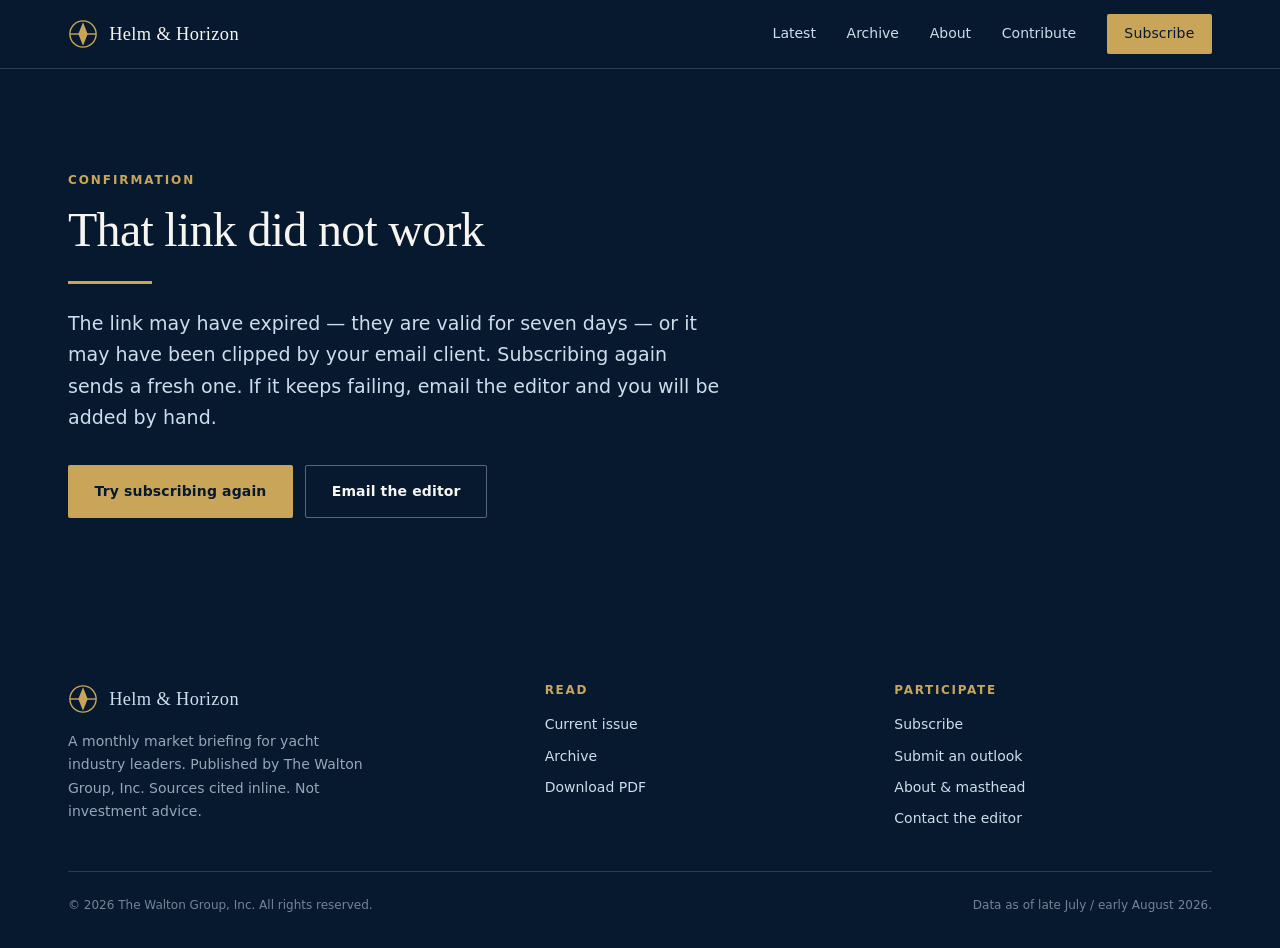
<file: confirm-failed.html>
<!doctype html>
<html lang="en">
  <head>
    <meta charset="utf-8" />
    <meta name="viewport" content="width=device-width, initial-scale=1" />
    <title>Confirmation link problem — Helm &amp; Horizon</title>
    <meta name="robots" content="noindex, nofollow" />
    <meta name="description" content="That Helm &amp; Horizon confirmation link could not be used." />
    <link rel="icon" href="data:image/svg+xml,%3Csvg xmlns='http://www.w3.org/2000/svg' viewBox='0 0 32 32'%3E%3Crect width='32' height='32' fill='%2306192e'/%3E%3Cpath d='M16 5l4.5 11L16 27l-4.5-11z' fill='%23c9a55a'/%3E%3Cpath d='M4 16h24' stroke='%23c9a55a' stroke-width='1.6'/%3E%3C/svg%3E" />
    <link
      href="https://api.fontshare.com/v2/css?f[]=zodiak@400,500,700&f[]=satoshi@400,500,700&display=swap"
      rel="stylesheet"
    />
    <link rel="stylesheet" href="/assets/base.css?v=2" />
  </head>
  <body>
    <a class="skip" href="#main">Skip to content</a>

    <header class="masthead">
      <div class="shell masthead__inner">
        <a class="brand" href="/" aria-label="Helm and Horizon home">
          <svg viewBox="0 0 32 32" fill="none" aria-hidden="true">
            <circle cx="16" cy="16" r="14" stroke="currentColor" stroke-width="1.5" />
            <path d="M2 16h28" stroke="currentColor" stroke-width="1.5" />
            <path d="M16 3.5 21 16l-5 12.5L11 16z" fill="currentColor" />
          </svg>
          <span class="brand__name">Helm &amp; Horizon</span>
        </a>
        <button
          class="nav__toggle"
          type="button"
          aria-expanded="false"
          aria-controls="site-nav"
          aria-label="Toggle navigation"
        >
          <svg width="18" height="14" viewBox="0 0 18 14" fill="none" aria-hidden="true">
            <path d="M0 1h18M0 7h18M0 13h18" stroke="currentColor" stroke-width="1.6" />
          </svg>
        </button>
        <nav class="nav" id="site-nav" aria-label="Primary">
          <a href="/">Latest</a>
          <a href="/archive">Archive</a>
          <a href="/about">About</a>
          <a href="/submit">Contribute</a>
          <a class="nav__cta" href="/subscribe" aria-current="page">Subscribe</a>
        </nav>
      </div>
    </header>

    <main id="main">
      <section class="section section--deep">
        <div class="shell">
          <p class="eyebrow">Confirmation</p>
          <h1 style="font-size: var(--text-2xl); max-width: 24ch; margin-bottom: var(--space-6)">
            That link did not work
          </h1>
          <div class="hero__rule"></div>
          <p style="color: var(--light-blue); font-size: var(--text-lg); max-width: 54ch; margin: 0 0 var(--space-8)">
            The link may have expired — they are valid for seven days — or it may have been clipped by your email client. Subscribing again sends a fresh one. If it keeps failing, email the editor and you will be added by hand.
          </p>
          <div class="btn-row">
            <a class="btn btn--gold" href="/subscribe">Try subscribing again</a>
            <a class="btn btn--ghost" href="mailto:editor@thehelmandhorizon.com">Email the editor</a>
          </div>
        </div>
      </section>
    </main>

    <footer class="footer">
      <div class="shell">
        <div class="footer__grid">
          <div class="footer__brand">
            <a class="brand" href="/" style="margin-bottom: var(--space-4)">
              <svg viewBox="0 0 32 32" fill="none" aria-hidden="true">
            <circle cx="16" cy="16" r="14" stroke="currentColor" stroke-width="1.5" />
            <path d="M2 16h28" stroke="currentColor" stroke-width="1.5" />
            <path d="M16 3.5 21 16l-5 12.5L11 16z" fill="currentColor" />
          </svg>
              <span class="brand__name">Helm &amp; Horizon</span>
            </a>
            <p>
              A monthly market briefing for yacht industry leaders. Published by The Walton Group,
              Inc. Sources cited inline. Not investment advice.
            </p>
          </div>
          <div>
            <h4>Read</h4>
            <ul>
              <li><a href="/editions/december-2026">Current issue</a></li>
              <li><a href="/archive">Archive</a></li>
              <li><a href="/pdf/Helm_Horizon_December2026.pdf">Download PDF</a></li>
            </ul>
          </div>
          <div>
            <h4>Participate</h4>
            <ul>
              <li><a href="/subscribe">Subscribe</a></li>
              <li><a href="/submit">Submit an outlook</a></li>
              <li><a href="/about">About &amp; masthead</a></li>
              <li><a href="mailto:editor@thehelmandhorizon.com">Contact the editor</a></li>
            </ul>
          </div>
        </div>
        <div class="footer__legal">
          <span>&copy; <span data-year>2026</span> The Walton Group, Inc. All rights reserved.</span>
          <span>Data as of late July / early August 2026.</span>
        </div>
      </div>
    </footer>

    <script src="/assets/site.js?v=2" defer></script>
    <script src="/assets/site.js?v=2" defer></script>
  </body>
</html>
</file>
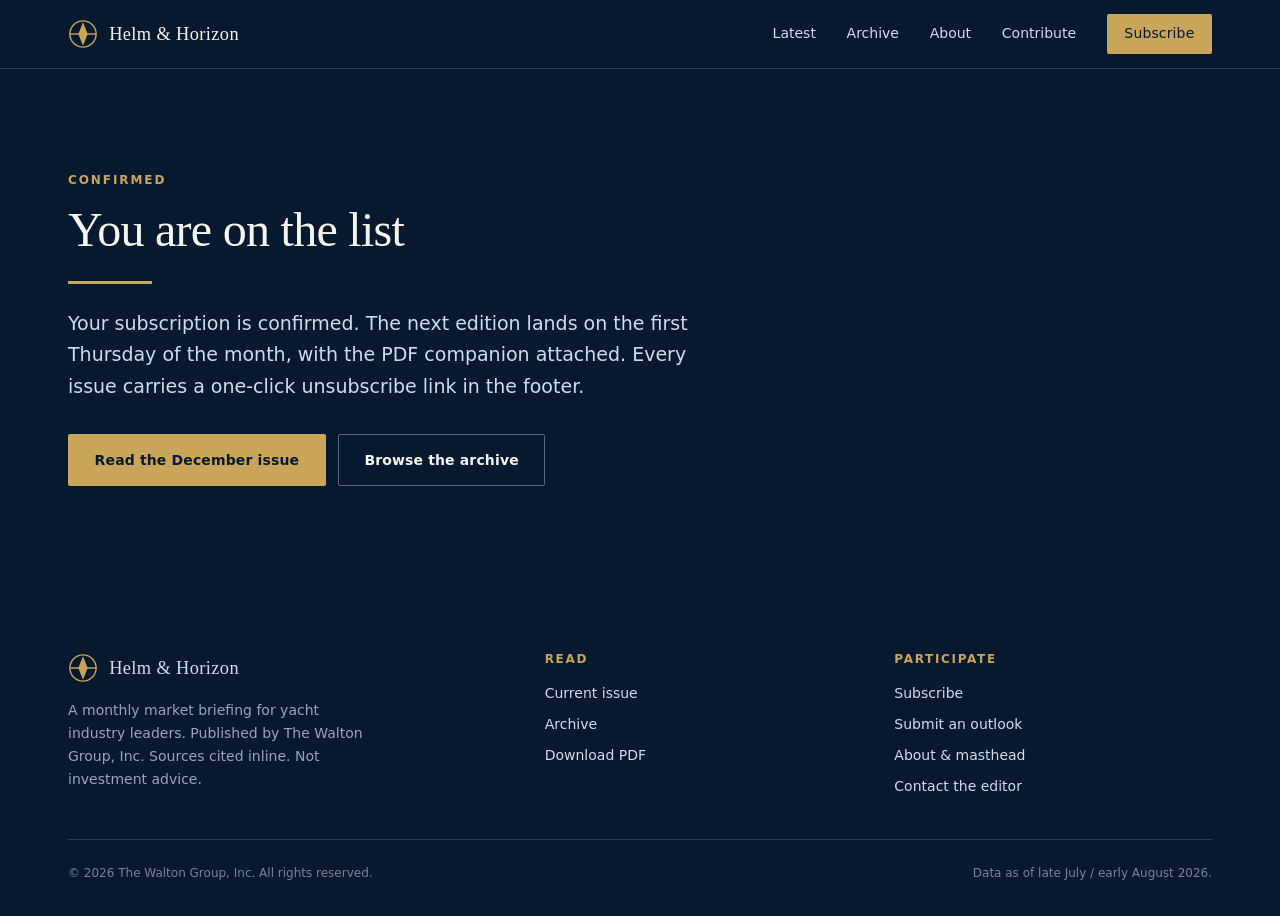
<file: confirmed.html>
<!doctype html>
<html lang="en">
  <head>
    <meta charset="utf-8" />
    <meta name="viewport" content="width=device-width, initial-scale=1" />
    <title>Subscription confirmed — Helm &amp; Horizon</title>
    <meta name="robots" content="noindex, nofollow" />
    <meta name="description" content="Your Helm &amp; Horizon subscription is confirmed." />
    <link rel="icon" href="data:image/svg+xml,%3Csvg xmlns='http://www.w3.org/2000/svg' viewBox='0 0 32 32'%3E%3Crect width='32' height='32' fill='%2306192e'/%3E%3Cpath d='M16 5l4.5 11L16 27l-4.5-11z' fill='%23c9a55a'/%3E%3Cpath d='M4 16h24' stroke='%23c9a55a' stroke-width='1.6'/%3E%3C/svg%3E" />
    <link
      href="https://api.fontshare.com/v2/css?f[]=zodiak@400,500,700&f[]=satoshi@400,500,700&display=swap"
      rel="stylesheet"
    />
    <link rel="stylesheet" href="/assets/base.css?v=2" />
  </head>
  <body>
    <a class="skip" href="#main">Skip to content</a>

    <header class="masthead">
      <div class="shell masthead__inner">
        <a class="brand" href="/" aria-label="Helm and Horizon home">
          <svg viewBox="0 0 32 32" fill="none" aria-hidden="true">
            <circle cx="16" cy="16" r="14" stroke="currentColor" stroke-width="1.5" />
            <path d="M2 16h28" stroke="currentColor" stroke-width="1.5" />
            <path d="M16 3.5 21 16l-5 12.5L11 16z" fill="currentColor" />
          </svg>
          <span class="brand__name">Helm &amp; Horizon</span>
        </a>
        <button
          class="nav__toggle"
          type="button"
          aria-expanded="false"
          aria-controls="site-nav"
          aria-label="Toggle navigation"
        >
          <svg width="18" height="14" viewBox="0 0 18 14" fill="none" aria-hidden="true">
            <path d="M0 1h18M0 7h18M0 13h18" stroke="currentColor" stroke-width="1.6" />
          </svg>
        </button>
        <nav class="nav" id="site-nav" aria-label="Primary">
          <a href="/">Latest</a>
          <a href="/archive">Archive</a>
          <a href="/about">About</a>
          <a href="/submit">Contribute</a>
          <a class="nav__cta" href="/subscribe" aria-current="page">Subscribe</a>
        </nav>
      </div>
    </header>

    <main id="main">
      <section class="section section--deep">
        <div class="shell">
          <p class="eyebrow">Confirmed</p>
          <h1 style="font-size: var(--text-2xl); max-width: 24ch; margin-bottom: var(--space-6)">
            You are on the list
          </h1>
          <div class="hero__rule"></div>
          <p style="color: var(--light-blue); font-size: var(--text-lg); max-width: 54ch; margin: 0 0 var(--space-8)">
            Your subscription is confirmed. The next edition lands on the first Thursday of the month, with the PDF companion attached. Every issue carries a one-click unsubscribe link in the footer.
          </p>
          <div class="btn-row">
            <a class="btn btn--gold" href="/editions/december-2026">Read the December issue</a>
            <a class="btn btn--ghost" href="/archive">Browse the archive</a>
          </div>
        </div>
      </section>
    </main>

    <footer class="footer">
      <div class="shell">
        <div class="footer__grid">
          <div class="footer__brand">
            <a class="brand" href="/" style="margin-bottom: var(--space-4)">
              <svg viewBox="0 0 32 32" fill="none" aria-hidden="true">
            <circle cx="16" cy="16" r="14" stroke="currentColor" stroke-width="1.5" />
            <path d="M2 16h28" stroke="currentColor" stroke-width="1.5" />
            <path d="M16 3.5 21 16l-5 12.5L11 16z" fill="currentColor" />
          </svg>
              <span class="brand__name">Helm &amp; Horizon</span>
            </a>
            <p>
              A monthly market briefing for yacht industry leaders. Published by The Walton Group,
              Inc. Sources cited inline. Not investment advice.
            </p>
          </div>
          <div>
            <h4>Read</h4>
            <ul>
              <li><a href="/editions/december-2026">Current issue</a></li>
              <li><a href="/archive">Archive</a></li>
              <li><a href="/pdf/Helm_Horizon_December2026.pdf">Download PDF</a></li>
            </ul>
          </div>
          <div>
            <h4>Participate</h4>
            <ul>
              <li><a href="/subscribe">Subscribe</a></li>
              <li><a href="/submit">Submit an outlook</a></li>
              <li><a href="/about">About &amp; masthead</a></li>
              <li><a href="mailto:editor@thehelmandhorizon.com">Contact the editor</a></li>
            </ul>
          </div>
        </div>
        <div class="footer__legal">
          <span>&copy; <span data-year>2026</span> The Walton Group, Inc. All rights reserved.</span>
          <span>Data as of late July / early August 2026.</span>
        </div>
      </div>
    </footer>

    <script src="/assets/site.js?v=2" defer></script>
    <script src="/assets/site.js?v=2" defer></script>
  </body>
</html>
</file>
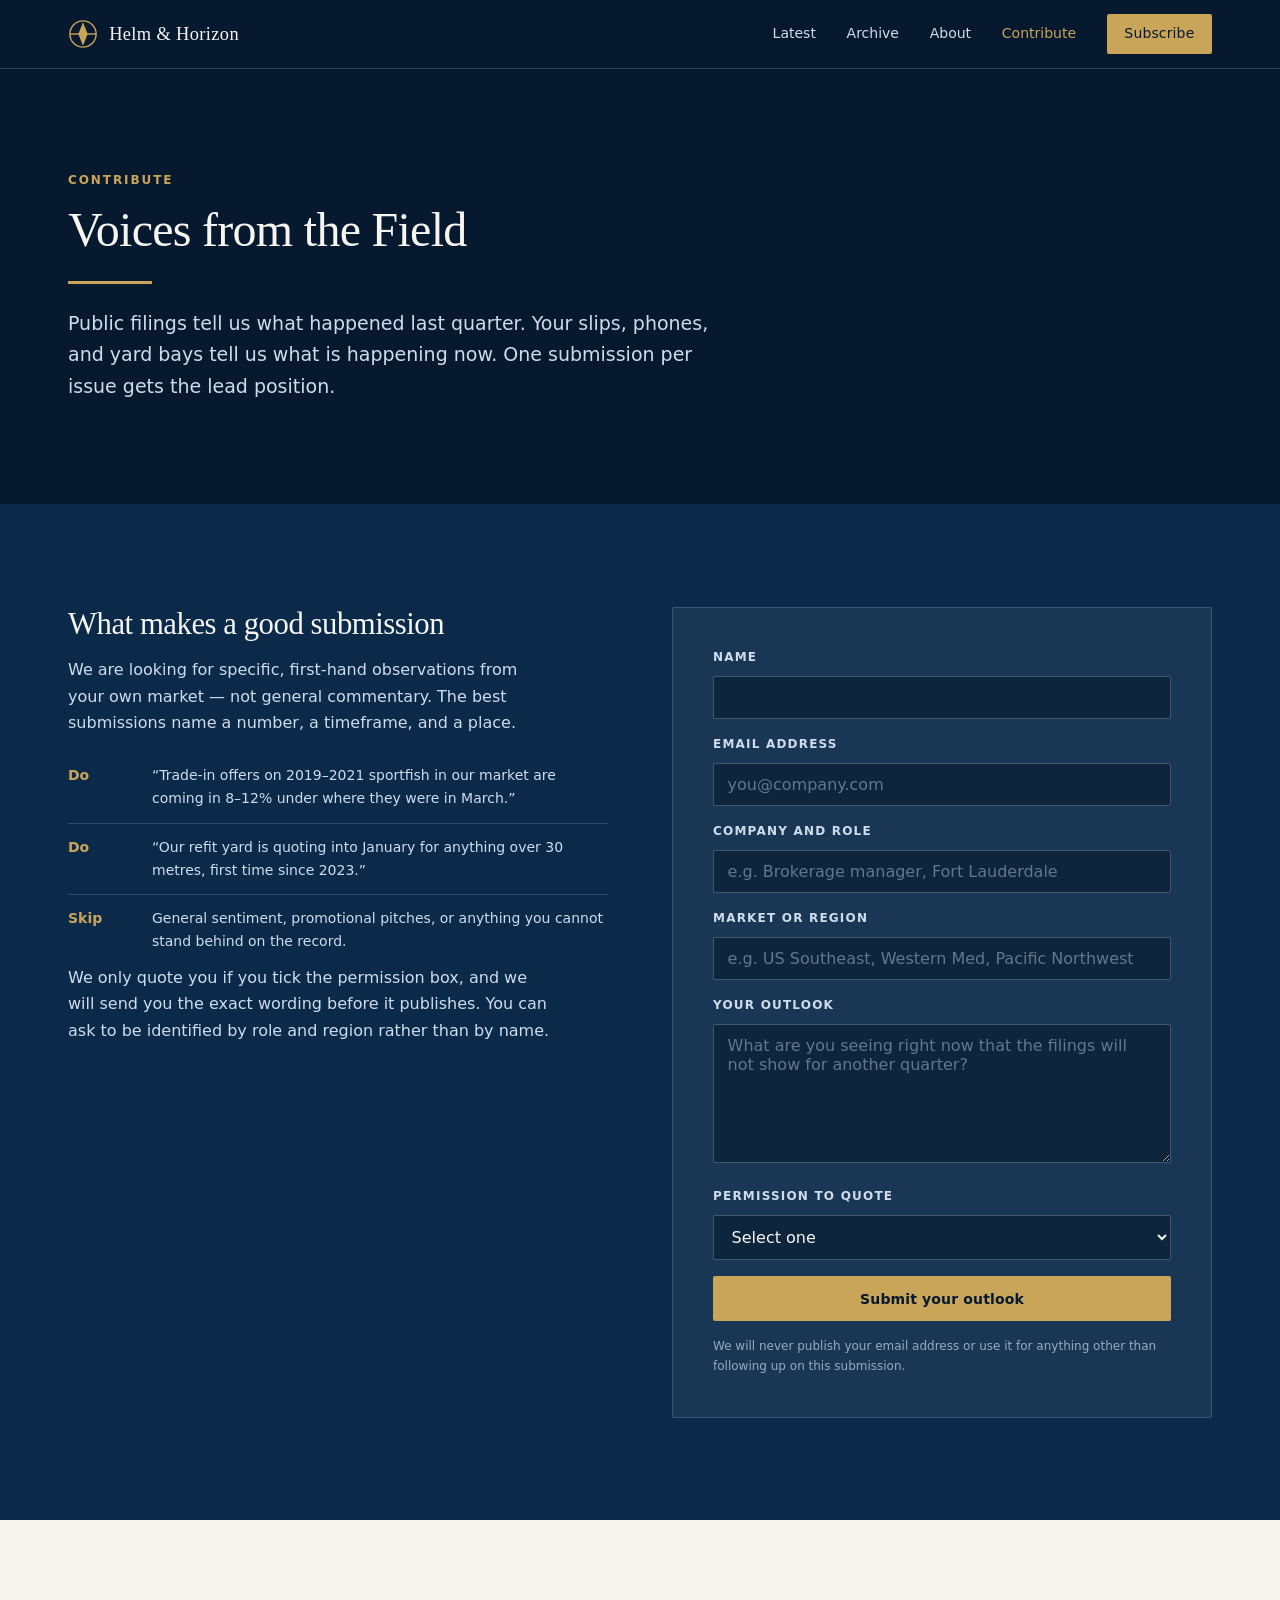
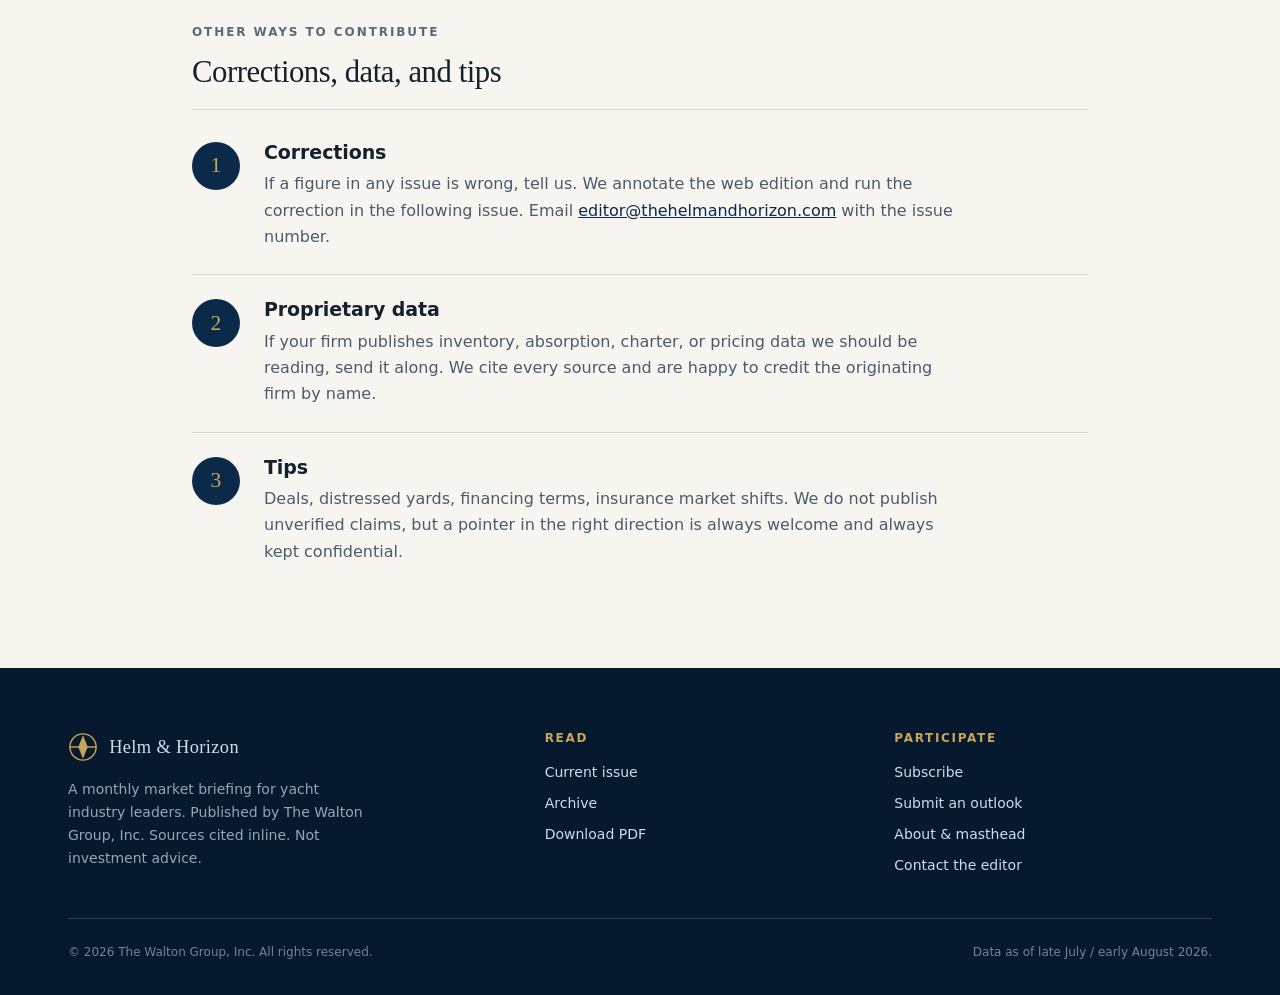
<file: submit.html>
<!doctype html>
<html lang="en">
  <head>
    <meta charset="utf-8" />
    <meta name="viewport" content="width=device-width, initial-scale=1" />
    <title>Contribute — Voices from the Field — Helm &amp; Horizon</title>
    <meta name="description" content="Submit a first-hand market outlook for Voices from the Field in an upcoming issue of Helm &amp; Horizon." />
    <link rel="canonical" href="https://thehelmandhorizon.com/submit" />
    <meta property="og:type" content="website" />
    <meta property="og:site_name" content="Helm &amp; Horizon" />
    <meta property="og:url" content="https://thehelmandhorizon.com/submit" />
    <meta property="og:title" content="Contribute — Voices from the Field — Helm &amp; Horizon" />
    <meta property="og:description" content="Submit a first-hand market outlook for Voices from the Field in an upcoming issue of Helm &amp; Horizon." />
    <meta property="og:image" content="https://thehelmandhorizon.com/assets/img/hero-yacht.webp" />
    <meta name="twitter:card" content="summary_large_image" />
    <link rel="icon" href="data:image/svg+xml,%3Csvg xmlns='http://www.w3.org/2000/svg' viewBox='0 0 32 32'%3E%3Crect width='32' height='32' fill='%2306192e'/%3E%3Cpath d='M16 5l4.5 11L16 27l-4.5-11z' fill='%23c9a55a'/%3E%3Cpath d='M4 16h24' stroke='%23c9a55a' stroke-width='1.6'/%3E%3C/svg%3E" />
    <link
      href="https://api.fontshare.com/v2/css?f[]=zodiak@400,500,700&f[]=satoshi@400,500,700&display=swap"
      rel="stylesheet"
    />
    <link rel="stylesheet" href="/assets/base.css?v=2" />
  </head>
  <body>
    <a class="skip" href="#main">Skip to content</a>

    <header class="masthead">
      <div class="shell masthead__inner">
        <a class="brand" href="/" aria-label="Helm and Horizon home">
          <svg viewBox="0 0 32 32" fill="none" aria-hidden="true">
            <circle cx="16" cy="16" r="14" stroke="currentColor" stroke-width="1.5" />
            <path d="M2 16h28" stroke="currentColor" stroke-width="1.5" />
            <path d="M16 3.5 21 16l-5 12.5L11 16z" fill="currentColor" />
          </svg>
          <span class="brand__name">Helm &amp; Horizon</span>
        </a>
        <button
          class="nav__toggle"
          type="button"
          aria-expanded="false"
          aria-controls="site-nav"
          aria-label="Toggle navigation"
        >
          <svg width="18" height="14" viewBox="0 0 18 14" fill="none" aria-hidden="true">
            <path d="M0 1h18M0 7h18M0 13h18" stroke="currentColor" stroke-width="1.6" />
          </svg>
        </button>
        <nav class="nav" id="site-nav" aria-label="Primary">
          <a href="/">Latest</a>
          <a href="/archive">Archive</a>
          <a href="/about">About</a>
          <a href="/submit" aria-current="page">Contribute</a>
          <a class="nav__cta" href="/subscribe">Subscribe</a>
        </nav>
      </div>
    </header>

    <main id="main">
      <section class="section section--deep">
        <div class="shell">
          <p class="eyebrow">Contribute</p>
          <h1 style="font-size: var(--text-2xl); max-width: 30ch; margin-bottom: var(--space-6)">
            Voices from the Field
          </h1>
          <div class="hero__rule"></div>
          <p style="color: var(--light-blue); font-size: var(--text-lg); max-width: 56ch; margin: 0">
            Public filings tell us what happened last quarter. Your slips, phones, and yard bays tell us what is happening now. One submission per issue gets the lead position.
          </p>
        </div>
      </section>

      <section class="section section--navy">
        <div class="shell subscribe">
          <div>
            <h2 style="font-size: var(--text-xl); margin-bottom: var(--space-4)">
              What makes a good submission
            </h2>
            <p style="color: var(--light-blue); max-width: 48ch">
              We are looking for specific, first-hand observations from your own market &mdash; not
              general commentary. The best submissions name a number, a timeframe, and a place.
            </p>
            <ul class="keylist" style="max-width: 36rem">
              <li style="border-color: var(--rule-dark)">
                <strong style="color: var(--gold)">Do</strong>
                <span style="color: var(--light-blue)"
                  >&ldquo;Trade-in offers on 2019&ndash;2021 sportfish in our market are coming in
                  8&ndash;12% under where they were in March.&rdquo;</span
                >
              </li>
              <li style="border-color: var(--rule-dark)">
                <strong style="color: var(--gold)">Do</strong>
                <span style="color: var(--light-blue)"
                  >&ldquo;Our refit yard is quoting into January for anything over 30 metres, first
                  time since 2023.&rdquo;</span
                >
              </li>
              <li style="border-color: var(--rule-dark)">
                <strong style="color: var(--gold)">Skip</strong>
                <span style="color: var(--light-blue)"
                  >General sentiment, promotional pitches, or anything you cannot stand behind on the
                  record.</span
                >
              </li>
            </ul>
            <p style="color: var(--light-blue); max-width: 48ch">
              We only quote you if you tick the permission box, and we will send you the exact
              wording before it publishes. You can ask to be identified by role and region rather
              than by name.
            </p>
          </div>

          <form
            class="form"
            method="post"
            data-hh-form="submission"
            data-endpoint="/api/submit"
            data-success="Received. If we run your outlook we will send the exact wording first."
          >
            <div class="field">
              <label for="sub-name">Name</label>
              <input type="text" id="sub-name" name="name" required autocomplete="name" />
            </div>
            <div class="field">
              <label for="sub-email">Email address</label>
              <input
                type="email"
                id="sub-email"
                name="email"
                required
                autocomplete="email"
                placeholder="you@company.com"
              />
            </div>
            <div class="field">
              <label for="sub-company">Company and role</label>
              <input
                type="text"
                id="sub-company"
                name="company_role"
                placeholder="e.g. Brokerage manager, Fort Lauderdale"
              />
            </div>
            <div class="field">
              <label for="sub-region">Market or region</label>
              <input
                type="text"
                id="sub-region"
                name="region"
                placeholder="e.g. US Southeast, Western Med, Pacific Northwest"
              />
            </div>
            <div class="field">
              <label for="sub-outlook">Your outlook</label>
              <textarea
                id="sub-outlook"
                name="outlook"
                rows="6"
                required
                placeholder="What are you seeing right now that the filings will not show for another quarter?"
              ></textarea>
            </div>
            <div class="field">
              <label for="sub-permission">Permission to quote</label>
              <select id="sub-permission" name="permission_to_quote" required>
                <option value="">Select one</option>
                <option value="Yes">Yes &mdash; quote me by name and company</option>
                <option value="Yes, role only">
                  Yes &mdash; but identify me by role and region only
                </option>
                <option value="No">No &mdash; background only, do not quote</option>
              </select>
            </div>
            <div class="hp" aria-hidden="true" style="position:absolute;left:-9999px;width:1px;height:1px;overflow:hidden">
              <label for="hp-out">Website</label>
              <input type="text" id="hp-out" name="website" tabindex="-1" autocomplete="off" />
            </div>
            <button class="btn btn--gold" type="submit" style="width: 100%; justify-content: center">
              Submit your outlook
            </button>
            <p class="form__note">
              We will never publish your email address or use it for anything other than following up
              on this submission.
            </p>
            <noscript>
              <p class="form__note">
                This form needs JavaScript. Send your outlook to
                <a href="mailto:editor@thehelmandhorizon.com" style="color: var(--gold)"
                  >editor@thehelmandhorizon.com</a
                >
                instead.
              </p>
            </noscript>
            <p class="form__status" role="status" aria-live="polite"></p>
          </form>
        </div>
      </section>

      <section class="section">
        <div class="shell" style="max-width: 62rem">
          <div class="section__head">
            <div>
              <p class="eyebrow eyebrow--ink">Other ways to contribute</p>
              <h2>Corrections, data, and tips</h2>
            </div>
          </div>
          <div class="steps">
            <article class="step">
              <div class="step__n">1</div>
              <div>
                <h3>Corrections</h3>
                <p>
                  If a figure in any issue is wrong, tell us. We annotate the web edition and run the
                  correction in the following issue. Email
                  <a href="mailto:editor@thehelmandhorizon.com" style="color: var(--navy)"
                    >editor@thehelmandhorizon.com</a
                  >
                  with the issue number.
                </p>
              </div>
            </article>
            <article class="step">
              <div class="step__n">2</div>
              <div>
                <h3>Proprietary data</h3>
                <p>
                  If your firm publishes inventory, absorption, charter, or pricing data we should be
                  reading, send it along. We cite every source and are happy to credit the
                  originating firm by name.
                </p>
              </div>
            </article>
            <article class="step">
              <div class="step__n">3</div>
              <div>
                <h3>Tips</h3>
                <p>
                  Deals, distressed yards, financing terms, insurance market shifts. We do not
                  publish unverified claims, but a pointer in the right direction is always welcome
                  and always kept confidential.
                </p>
              </div>
            </article>
          </div>
        </div>
      </section>

    </main>

    <footer class="footer">
      <div class="shell">
        <div class="footer__grid">
          <div class="footer__brand">
            <a class="brand" href="/" style="margin-bottom: var(--space-4)">
              <svg viewBox="0 0 32 32" fill="none" aria-hidden="true">
            <circle cx="16" cy="16" r="14" stroke="currentColor" stroke-width="1.5" />
            <path d="M2 16h28" stroke="currentColor" stroke-width="1.5" />
            <path d="M16 3.5 21 16l-5 12.5L11 16z" fill="currentColor" />
          </svg>
              <span class="brand__name">Helm &amp; Horizon</span>
            </a>
            <p>
              A monthly market briefing for yacht industry leaders. Published by The Walton Group,
              Inc. Sources cited inline. Not investment advice.
            </p>
          </div>
          <div>
            <h4>Read</h4>
            <ul>
              <li><a href="/editions/december-2026">Current issue</a></li>
              <li><a href="/archive">Archive</a></li>
              <li><a href="/pdf/Helm_Horizon_December2026.pdf">Download PDF</a></li>
            </ul>
          </div>
          <div>
            <h4>Participate</h4>
            <ul>
              <li><a href="/subscribe">Subscribe</a></li>
              <li><a href="/submit">Submit an outlook</a></li>
              <li><a href="/about">About &amp; masthead</a></li>
              <li><a href="mailto:editor@thehelmandhorizon.com">Contact the editor</a></li>
            </ul>
          </div>
        </div>
        <div class="footer__legal">
          <span>&copy; <span data-year>2026</span> The Walton Group, Inc. All rights reserved.</span>
          <span>Data as of late July / early August 2026.</span>
        </div>
      </div>
    </footer>

    <script src="/assets/site.js?v=2" defer></script>
  </body>
</html>
</file>
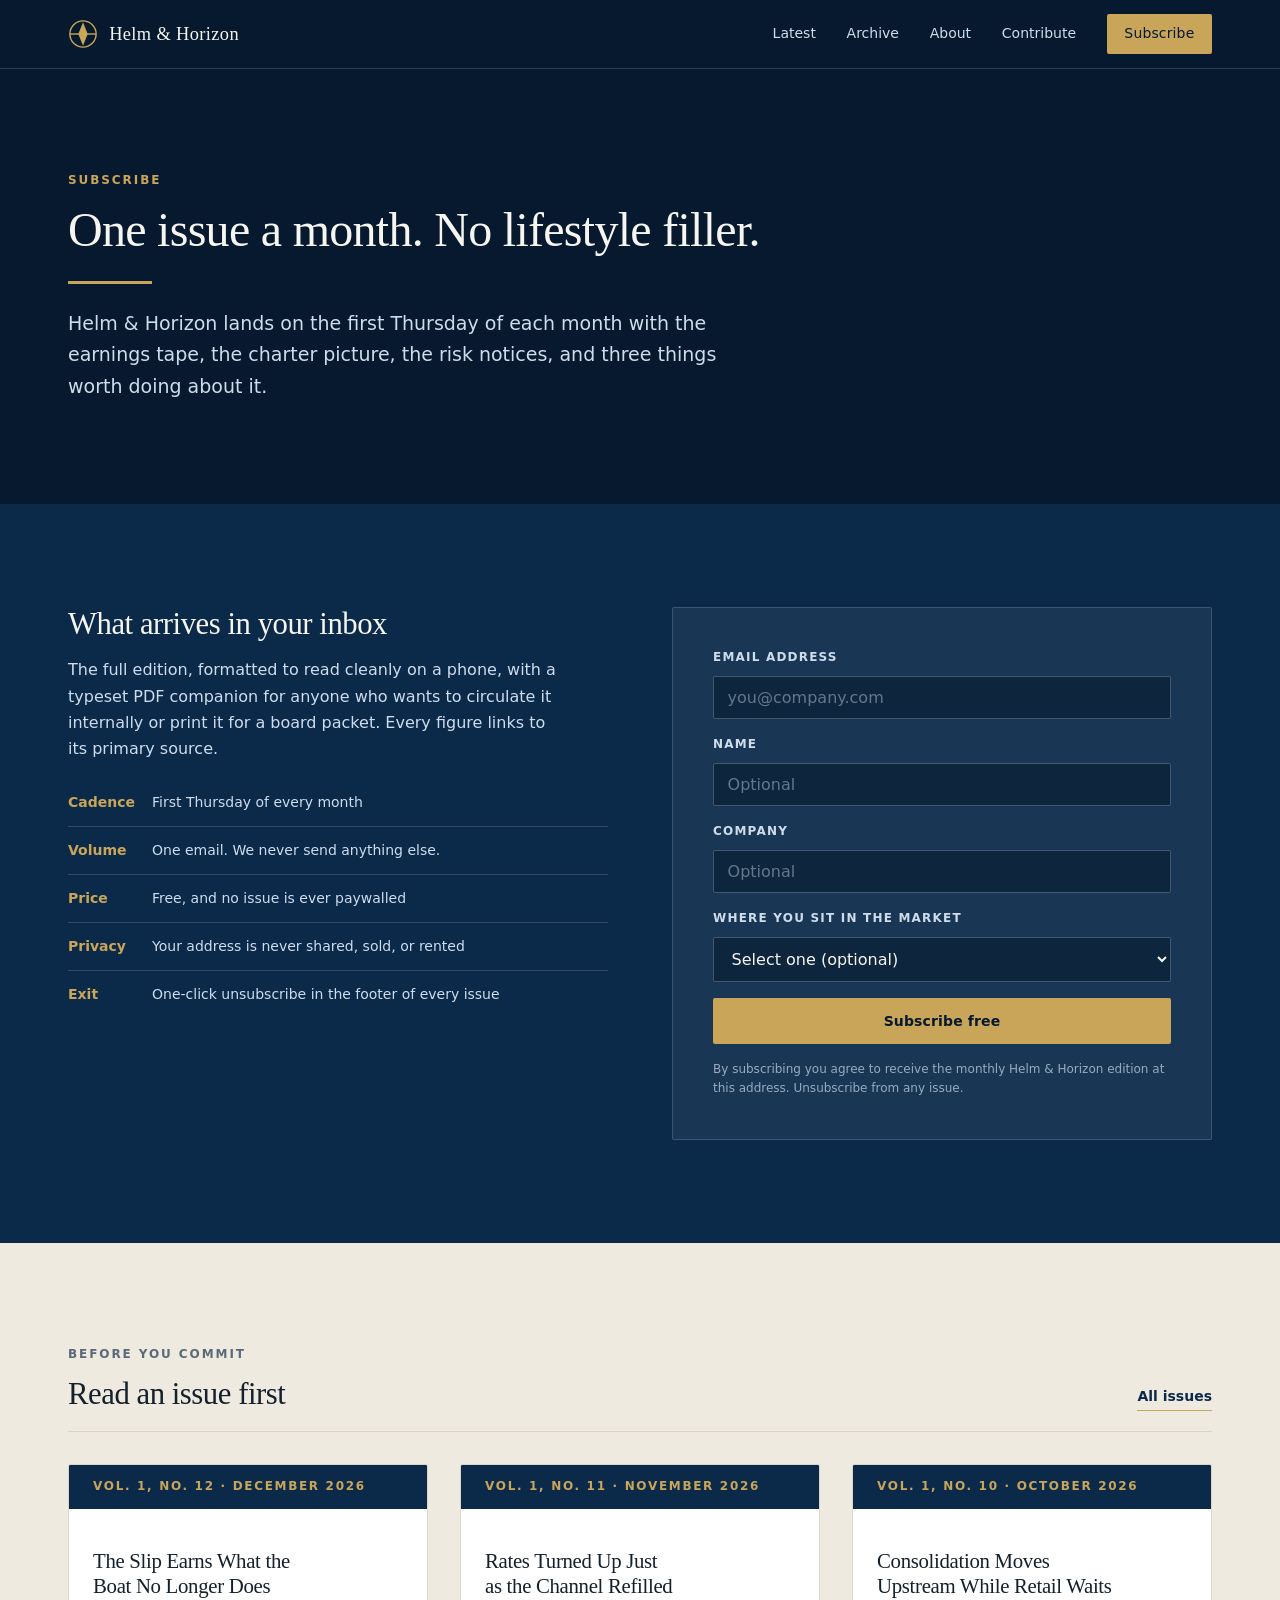
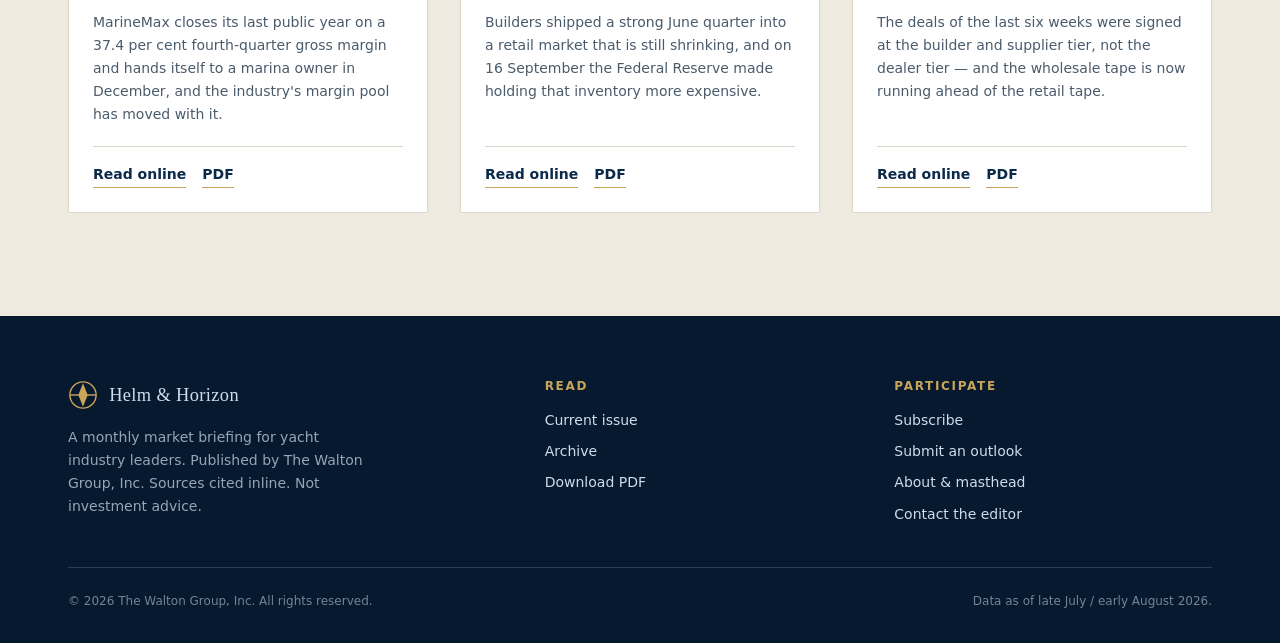
<file: subscribe.html>
<!doctype html>
<html lang="en">
  <head>
    <meta charset="utf-8" />
    <meta name="viewport" content="width=device-width, initial-scale=1" />
    <title>Subscribe — Helm &amp; Horizon</title>
    <meta name="description" content="Get the monthly Helm &amp; Horizon market briefing by email on the first Thursday of every month. Free, cited, one-click unsubscribe." />
    <link rel="canonical" href="https://thehelmandhorizon.com/subscribe" />
    <meta property="og:type" content="website" />
    <meta property="og:site_name" content="Helm &amp; Horizon" />
    <meta property="og:url" content="https://thehelmandhorizon.com/subscribe" />
    <meta property="og:title" content="Subscribe — Helm &amp; Horizon" />
    <meta property="og:description" content="Get the monthly Helm &amp; Horizon market briefing by email on the first Thursday of every month. Free, cited, one-click unsubscribe." />
    <meta property="og:image" content="https://thehelmandhorizon.com/assets/img/hero-yacht.webp" />
    <meta name="twitter:card" content="summary_large_image" />
    <link rel="icon" href="data:image/svg+xml,%3Csvg xmlns='http://www.w3.org/2000/svg' viewBox='0 0 32 32'%3E%3Crect width='32' height='32' fill='%2306192e'/%3E%3Cpath d='M16 5l4.5 11L16 27l-4.5-11z' fill='%23c9a55a'/%3E%3Cpath d='M4 16h24' stroke='%23c9a55a' stroke-width='1.6'/%3E%3C/svg%3E" />
    <link
      href="https://api.fontshare.com/v2/css?f[]=zodiak@400,500,700&f[]=satoshi@400,500,700&display=swap"
      rel="stylesheet"
    />
    <link rel="stylesheet" href="/assets/base.css?v=2" />
  </head>
  <body>
    <a class="skip" href="#main">Skip to content</a>

    <header class="masthead">
      <div class="shell masthead__inner">
        <a class="brand" href="/" aria-label="Helm and Horizon home">
          <svg viewBox="0 0 32 32" fill="none" aria-hidden="true">
            <circle cx="16" cy="16" r="14" stroke="currentColor" stroke-width="1.5" />
            <path d="M2 16h28" stroke="currentColor" stroke-width="1.5" />
            <path d="M16 3.5 21 16l-5 12.5L11 16z" fill="currentColor" />
          </svg>
          <span class="brand__name">Helm &amp; Horizon</span>
        </a>
        <button
          class="nav__toggle"
          type="button"
          aria-expanded="false"
          aria-controls="site-nav"
          aria-label="Toggle navigation"
        >
          <svg width="18" height="14" viewBox="0 0 18 14" fill="none" aria-hidden="true">
            <path d="M0 1h18M0 7h18M0 13h18" stroke="currentColor" stroke-width="1.6" />
          </svg>
        </button>
        <nav class="nav" id="site-nav" aria-label="Primary">
          <a href="/">Latest</a>
          <a href="/archive">Archive</a>
          <a href="/about">About</a>
          <a href="/submit">Contribute</a>
          <a class="nav__cta" href="/subscribe" aria-current="page">Subscribe</a>
        </nav>
      </div>
    </header>

    <main id="main">
      <section class="section section--deep">
        <div class="shell">
          <p class="eyebrow">Subscribe</p>
          <h1 style="font-size: var(--text-2xl); max-width: 30ch; margin-bottom: var(--space-6)">
            One issue a month. No lifestyle filler.
          </h1>
          <div class="hero__rule"></div>
          <p style="color: var(--light-blue); font-size: var(--text-lg); max-width: 56ch; margin: 0">
            Helm &amp; Horizon lands on the first Thursday of each month with the earnings tape, the charter picture, the risk notices, and three things worth doing about it.
          </p>
        </div>
      </section>

      <section class="section section--navy">
        <div class="shell subscribe">
          <div>
            <h2 style="font-size: var(--text-xl); margin-bottom: var(--space-4)">
              What arrives in your inbox
            </h2>
            <p style="color: var(--light-blue); max-width: 48ch">
              The full edition, formatted to read cleanly on a phone, with a typeset PDF companion
              for anyone who wants to circulate it internally or print it for a board packet. Every
              figure links to its primary source.
            </p>
            <ul class="keylist" style="max-width: 34rem">
              <li style="border-color: var(--rule-dark)">
                <strong style="color: var(--gold)">Cadence</strong>
                <span style="color: var(--light-blue)">First Thursday of every month</span>
              </li>
              <li style="border-color: var(--rule-dark)">
                <strong style="color: var(--gold)">Volume</strong>
                <span style="color: var(--light-blue)">One email. We never send anything else.</span>
              </li>
              <li style="border-color: var(--rule-dark)">
                <strong style="color: var(--gold)">Price</strong>
                <span style="color: var(--light-blue)">Free, and no issue is ever paywalled</span>
              </li>
              <li style="border-color: var(--rule-dark)">
                <strong style="color: var(--gold)">Privacy</strong>
                <span style="color: var(--light-blue)"
                  >Your address is never shared, sold, or rented</span
                >
              </li>
              <li style="border-color: var(--rule-dark)">
                <strong style="color: var(--gold)">Exit</strong>
                <span style="color: var(--light-blue)"
                  >One-click unsubscribe in the footer of every issue</span
                >
              </li>
            </ul>
          </div>

          <form
            class="form"
            method="post"
            data-hh-form="subscribe"
            data-endpoint="/api/subscribe"
            data-success="Almost there. Check your inbox and click the link to confirm."
          >
            <div class="field">
              <label for="email">Email address</label>
              <input
                type="email"
                id="email"
                name="email"
                required
                autocomplete="email"
                placeholder="you@company.com"
              />
            </div>
            <div class="field">
              <label for="name">Name</label>
              <input type="text" id="name" name="name" autocomplete="name" placeholder="Optional" />
            </div>
            <div class="field">
              <label for="company">Company</label>
              <input
                type="text"
                id="company"
                name="company"
                autocomplete="organization"
                placeholder="Optional"
              />
            </div>
            <div class="field">
              <label for="role">Where you sit in the market</label>
              <select id="role" name="role">
                <option value="">Select one (optional)</option>
                <option>Broker</option>
                <option>Dealer</option>
                <option>Builder / shipyard</option>
                <option>Refit / service yard</option>
                <option>Marina operator</option>
                <option>Charter management</option>
                <option>Captain / crew</option>
                <option>Finance / insurance</option>
                <option>Supplier</option>
                <option>Other</option>
              </select>
            </div>
            <div class="hp" aria-hidden="true" style="position:absolute;left:-9999px;width:1px;height:1px;overflow:hidden">
              <label for="hp-sub">Website</label>
              <input type="text" id="hp-sub" name="website" tabindex="-1" autocomplete="off" />
            </div>
            <button class="btn btn--gold" type="submit" style="width: 100%; justify-content: center">
              Subscribe free
            </button>
            <p class="form__note">
              By subscribing you agree to receive the monthly Helm &amp; Horizon edition at this
              address. Unsubscribe from any issue.
            </p>
            <noscript>
              <p class="form__note">
                This form needs JavaScript. Email
                <a href="mailto:editor@thehelmandhorizon.com" style="color: var(--gold)"
                  >editor@thehelmandhorizon.com</a
                >
                and we will add you by hand.
              </p>
            </noscript>
            <p class="form__status" role="status" aria-live="polite"></p>
          </form>
        </div>
      </section>

      <section class="section section--warm">
        <div class="shell">
          <div class="section__head">
            <div>
              <p class="eyebrow eyebrow--ink">Before you commit</p>
              <h2>Read an issue first</h2>
            </div>
            <a href="/archive">All issues</a>
          </div>
          <div class="grid-cards">
<article class="card">
              <p class="card__vol">Vol. 1, No. 12 &middot; December 2026</p>
              <div class="card__body">
                <h3>The Slip Earns What the Boat No Longer Does</h3>
                <p>MarineMax closes its last public year on a 37.4 per cent fourth-quarter gross margin and hands itself to a marina owner in December, and the industry's margin pool has moved with it.</p>
                <div class="card__links">
                  <a href="/editions/december-2026">Read online</a>
                  <a href="/pdf/Helm_Horizon_December2026.pdf">PDF</a>
                </div>
              </div>
            </article>
<article class="card">
              <p class="card__vol">Vol. 1, No. 11 &middot; November 2026</p>
              <div class="card__body">
                <h3>Rates Turned Up Just as the Channel Refilled</h3>
                <p>Builders shipped a strong June quarter into a retail market that is still shrinking, and on 16 September the Federal Reserve made holding that inventory more expensive.</p>
                <div class="card__links">
                  <a href="/editions/november-2026">Read online</a>
                  <a href="/pdf/Helm_Horizon_November2026.pdf">PDF</a>
                </div>
              </div>
            </article>
<article class="card">
              <p class="card__vol">Vol. 1, No. 10 &middot; October 2026</p>
              <div class="card__body">
                <h3>Consolidation Moves Upstream While Retail Waits</h3>
                <p>The deals of the last six weeks were signed at the builder and supplier tier, not the dealer tier — and the wholesale tape is now running ahead of the retail tape.</p>
                <div class="card__links">
                  <a href="/editions/october-2026">Read online</a>
                  <a href="/pdf/Helm_Horizon_October2026.pdf">PDF</a>
                </div>
              </div>
            </article>
          </div>
        </div>
      </section>

    </main>

    <footer class="footer">
      <div class="shell">
        <div class="footer__grid">
          <div class="footer__brand">
            <a class="brand" href="/" style="margin-bottom: var(--space-4)">
              <svg viewBox="0 0 32 32" fill="none" aria-hidden="true">
            <circle cx="16" cy="16" r="14" stroke="currentColor" stroke-width="1.5" />
            <path d="M2 16h28" stroke="currentColor" stroke-width="1.5" />
            <path d="M16 3.5 21 16l-5 12.5L11 16z" fill="currentColor" />
          </svg>
              <span class="brand__name">Helm &amp; Horizon</span>
            </a>
            <p>
              A monthly market briefing for yacht industry leaders. Published by The Walton Group,
              Inc. Sources cited inline. Not investment advice.
            </p>
          </div>
          <div>
            <h4>Read</h4>
            <ul>
              <li><a href="/editions/december-2026">Current issue</a></li>
              <li><a href="/archive">Archive</a></li>
              <li><a href="/pdf/Helm_Horizon_December2026.pdf">Download PDF</a></li>
            </ul>
          </div>
          <div>
            <h4>Participate</h4>
            <ul>
              <li><a href="/subscribe">Subscribe</a></li>
              <li><a href="/submit">Submit an outlook</a></li>
              <li><a href="/about">About &amp; masthead</a></li>
              <li><a href="mailto:editor@thehelmandhorizon.com">Contact the editor</a></li>
            </ul>
          </div>
        </div>
        <div class="footer__legal">
          <span>&copy; <span data-year>2026</span> The Walton Group, Inc. All rights reserved.</span>
          <span>Data as of late July / early August 2026.</span>
        </div>
      </div>
    </footer>

    <script src="/assets/site.js?v=2" defer></script>
  </body>
</html>
</file>
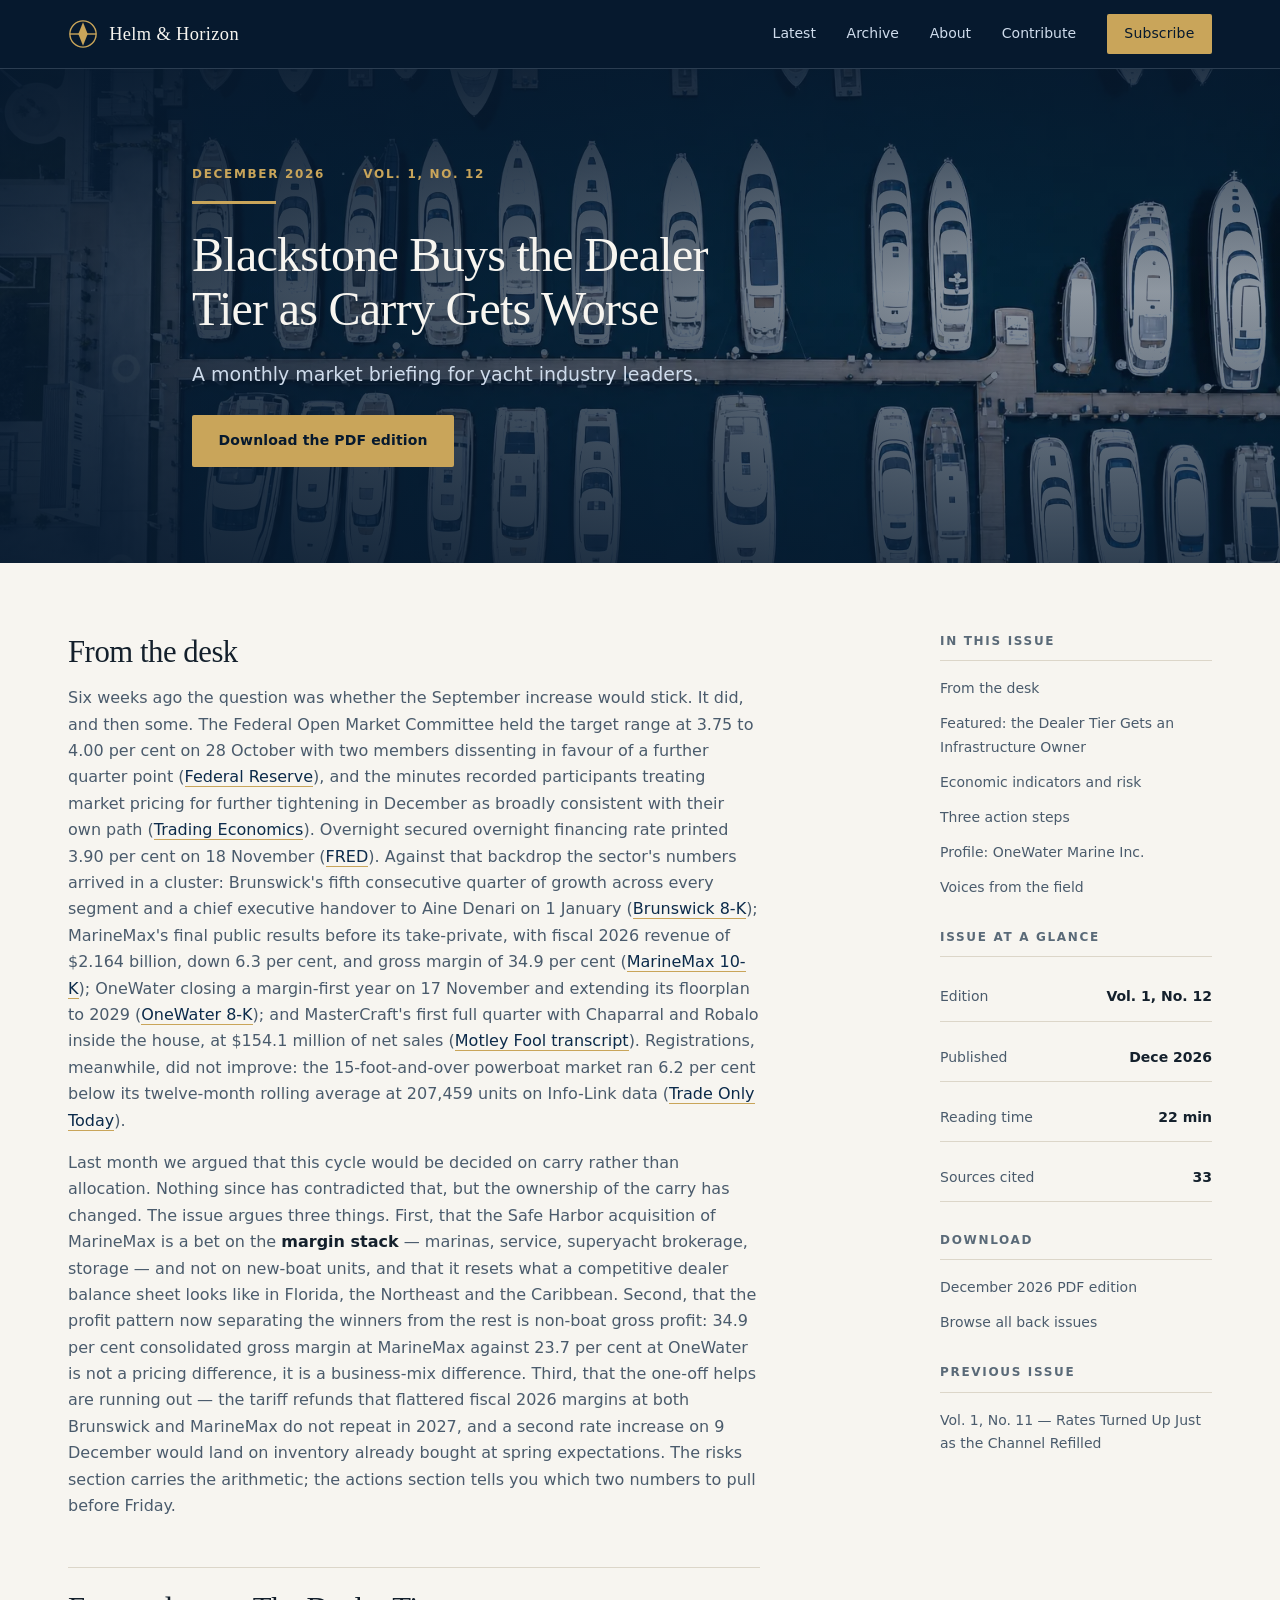
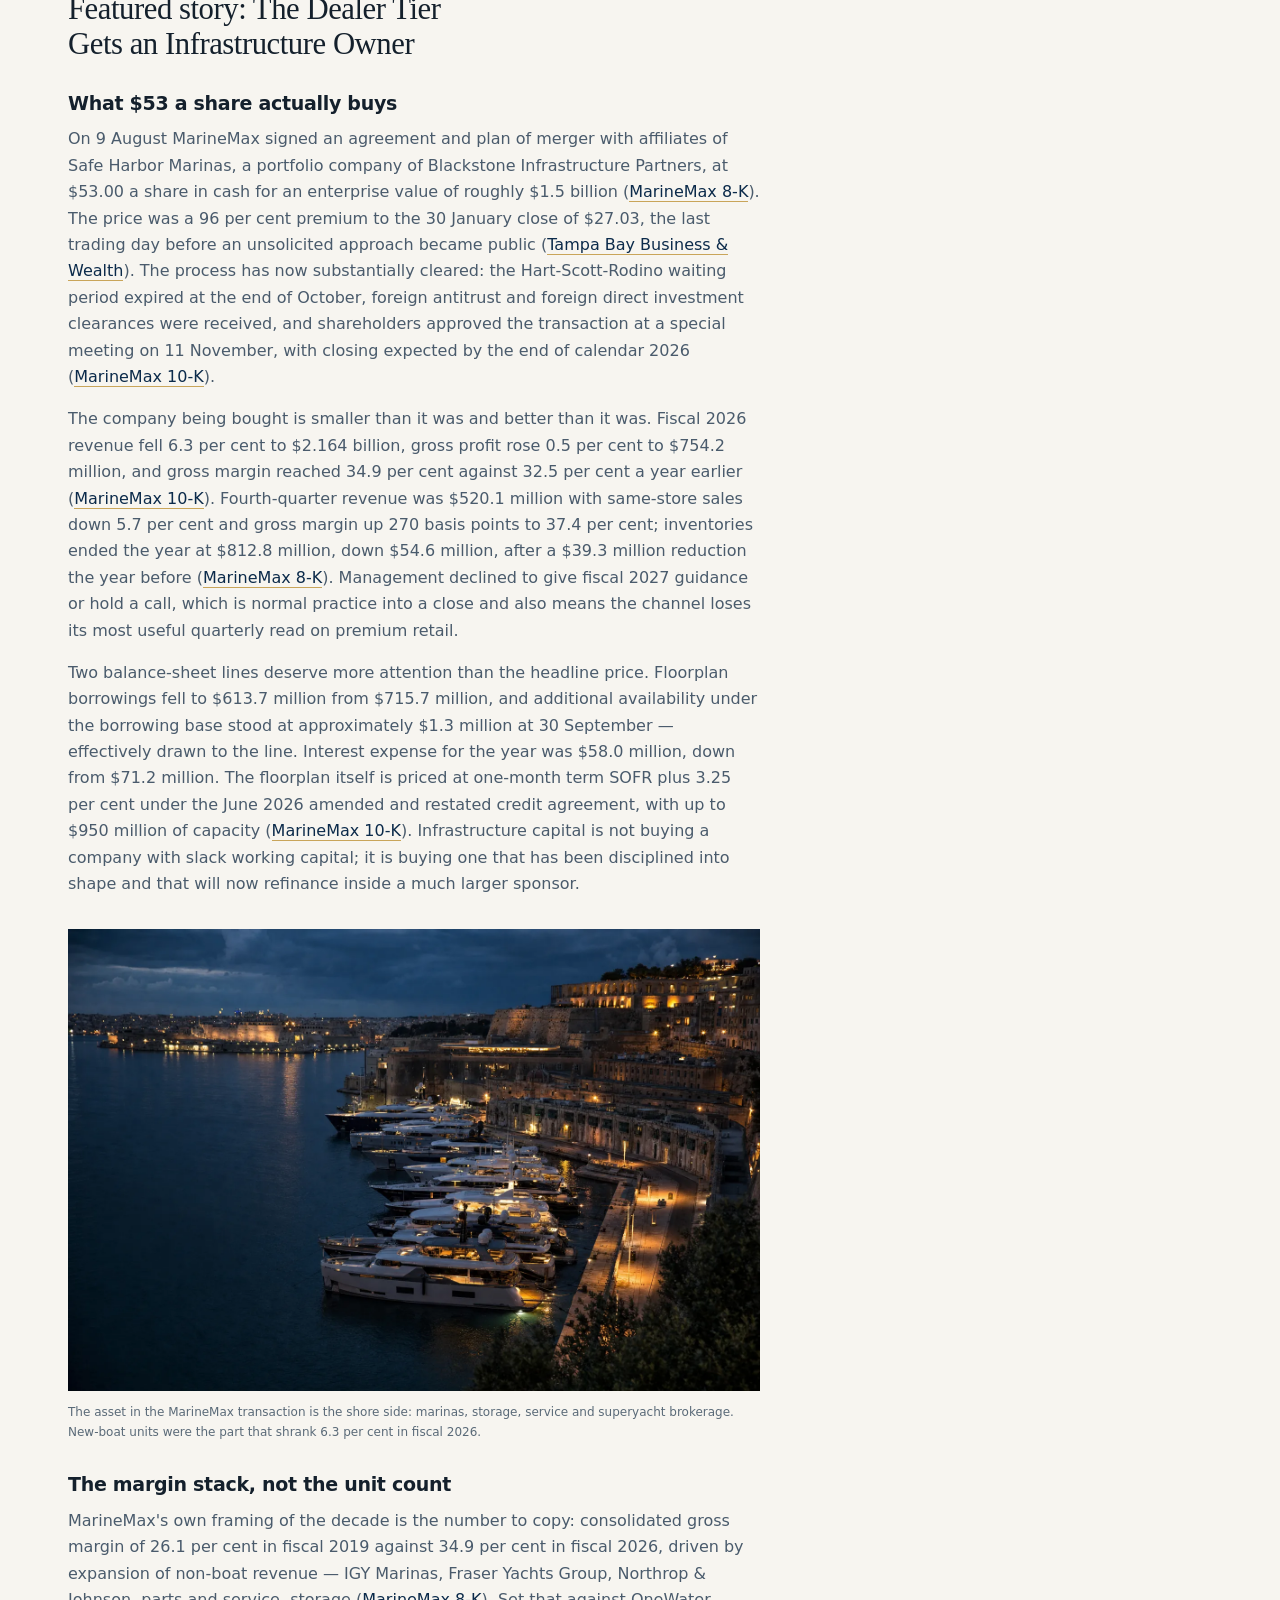
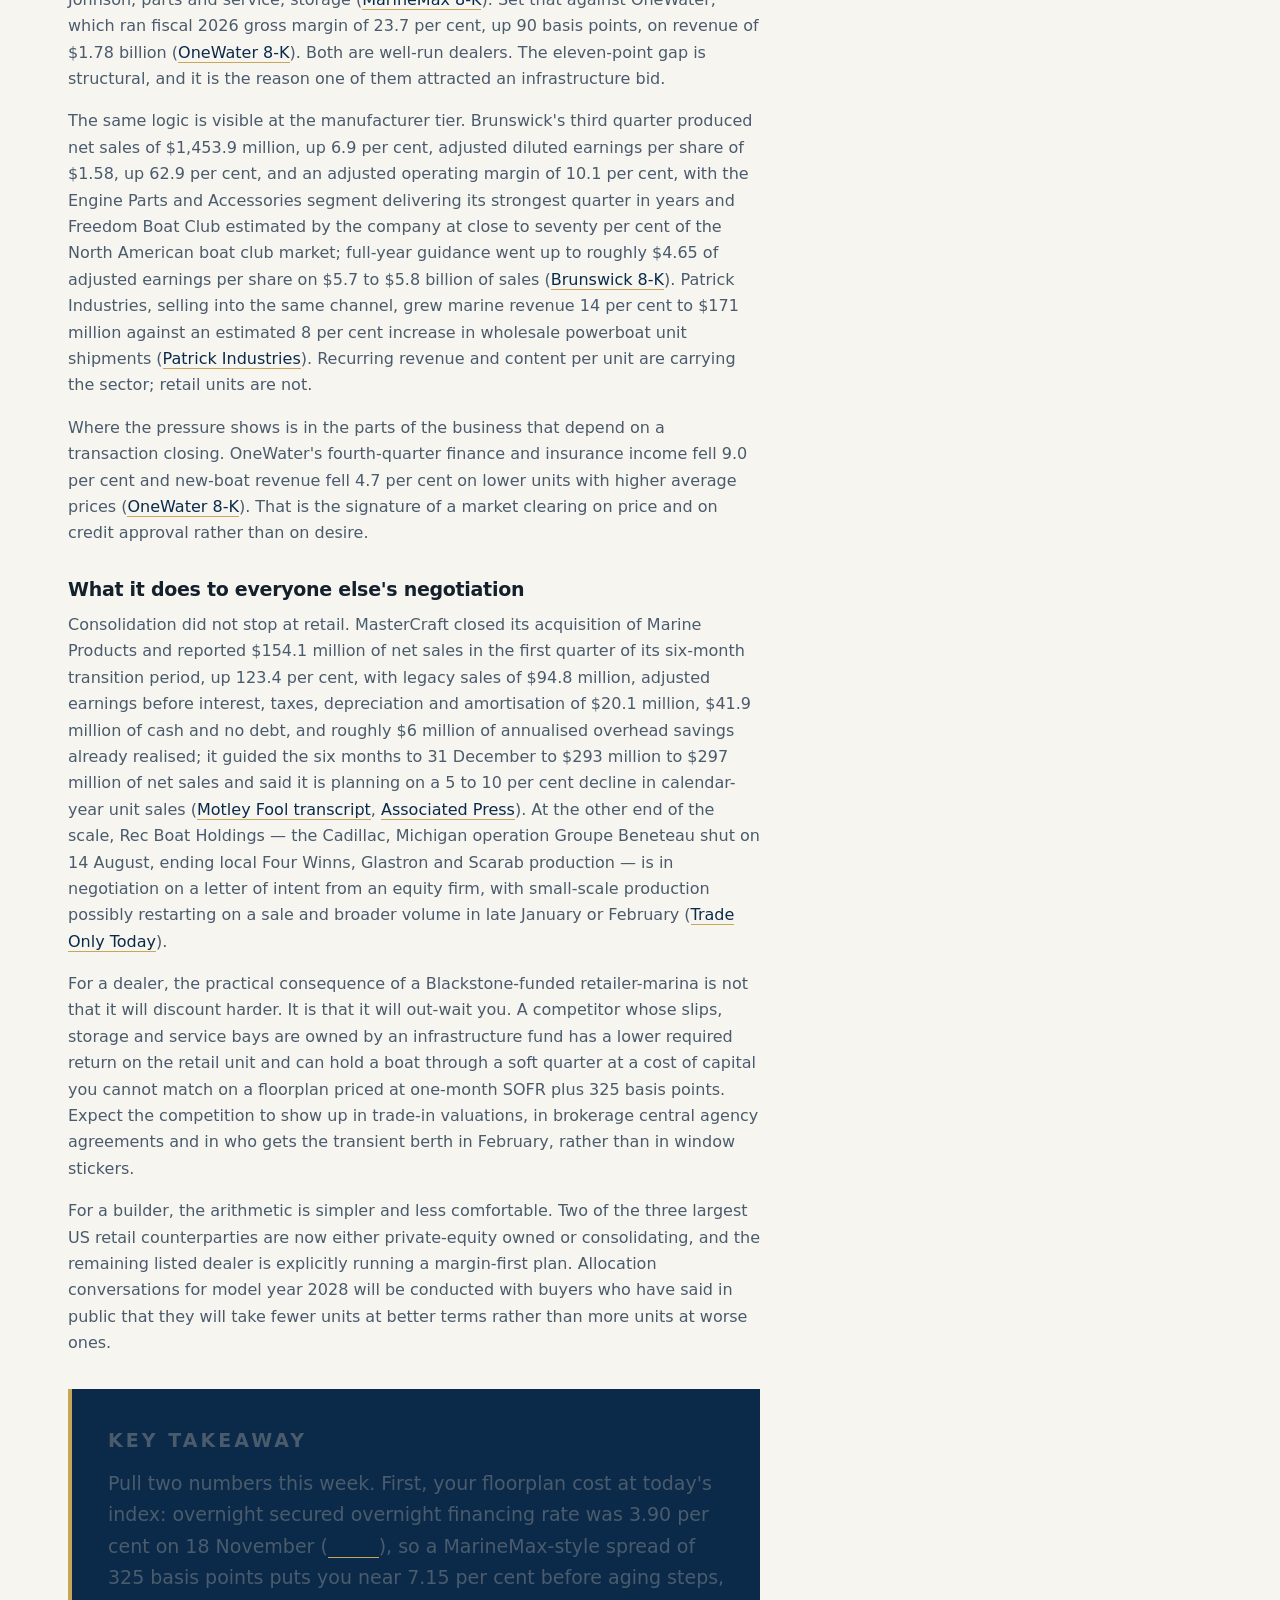
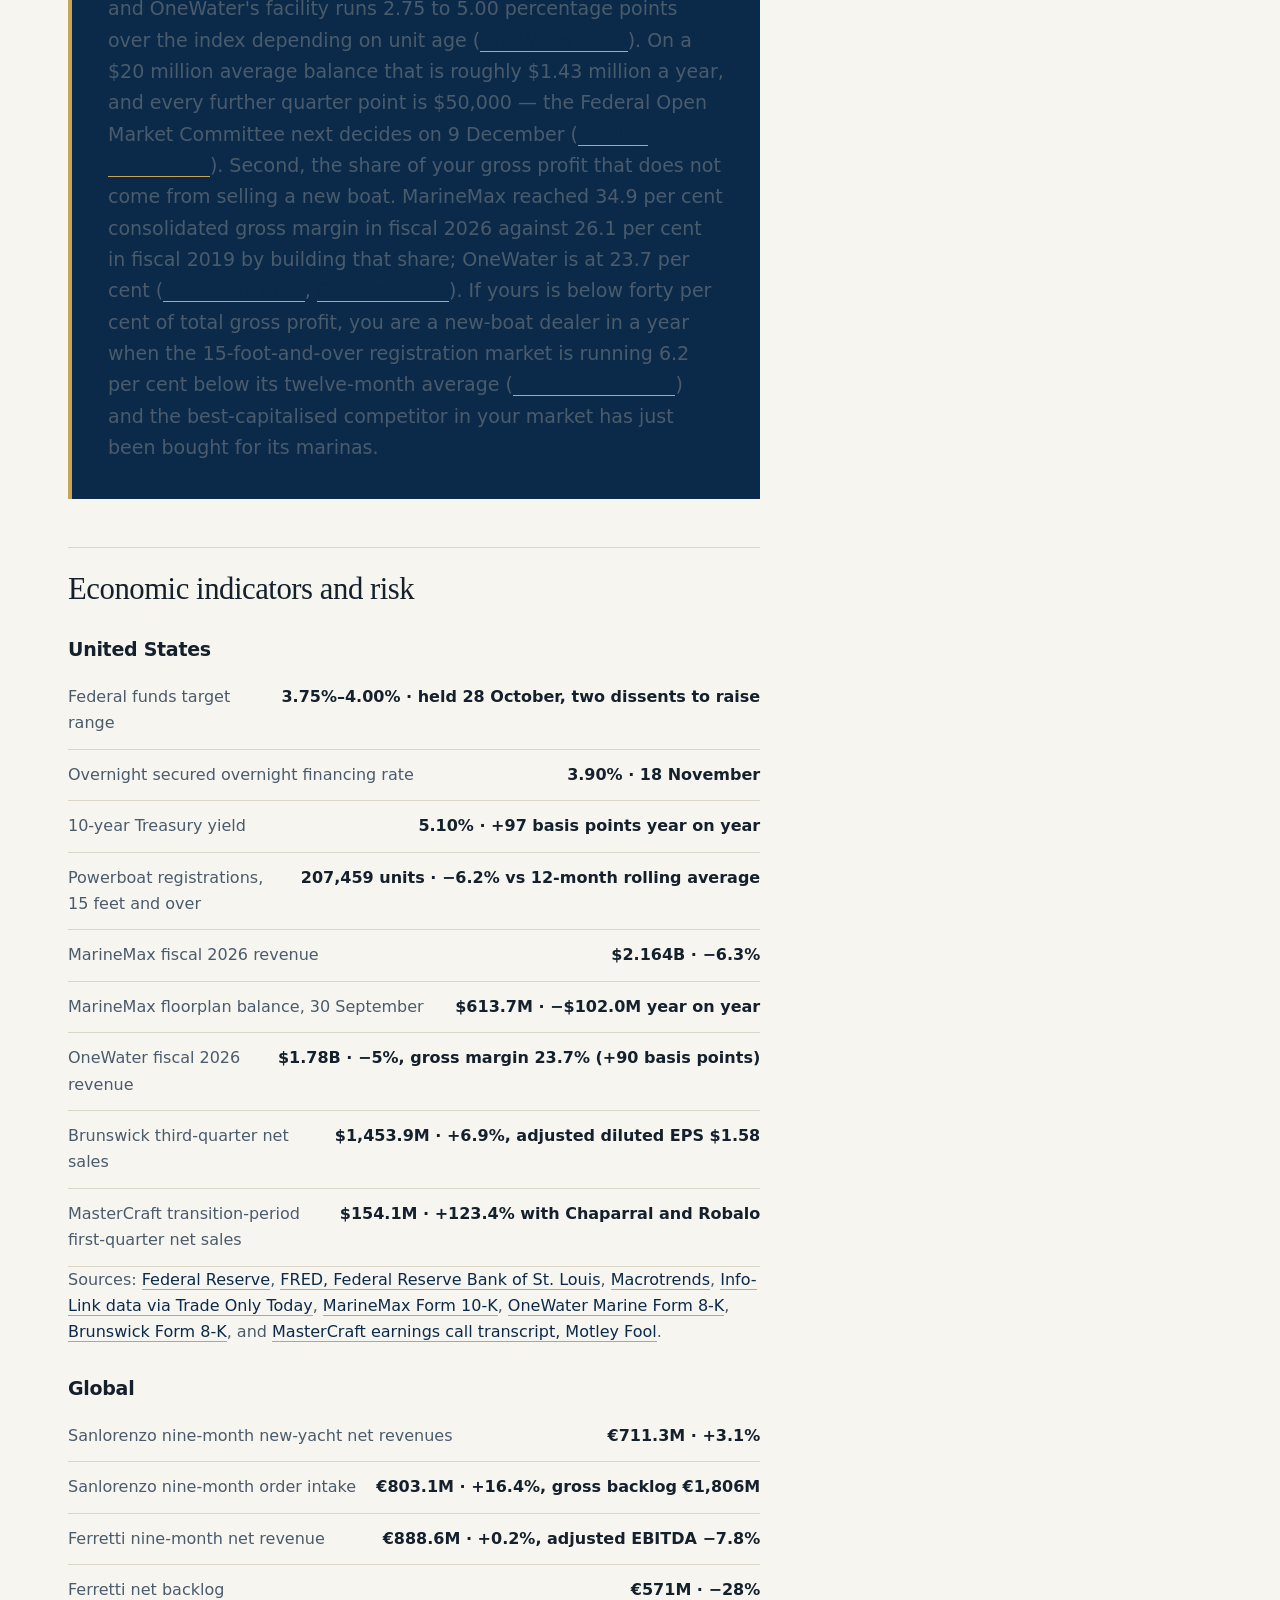
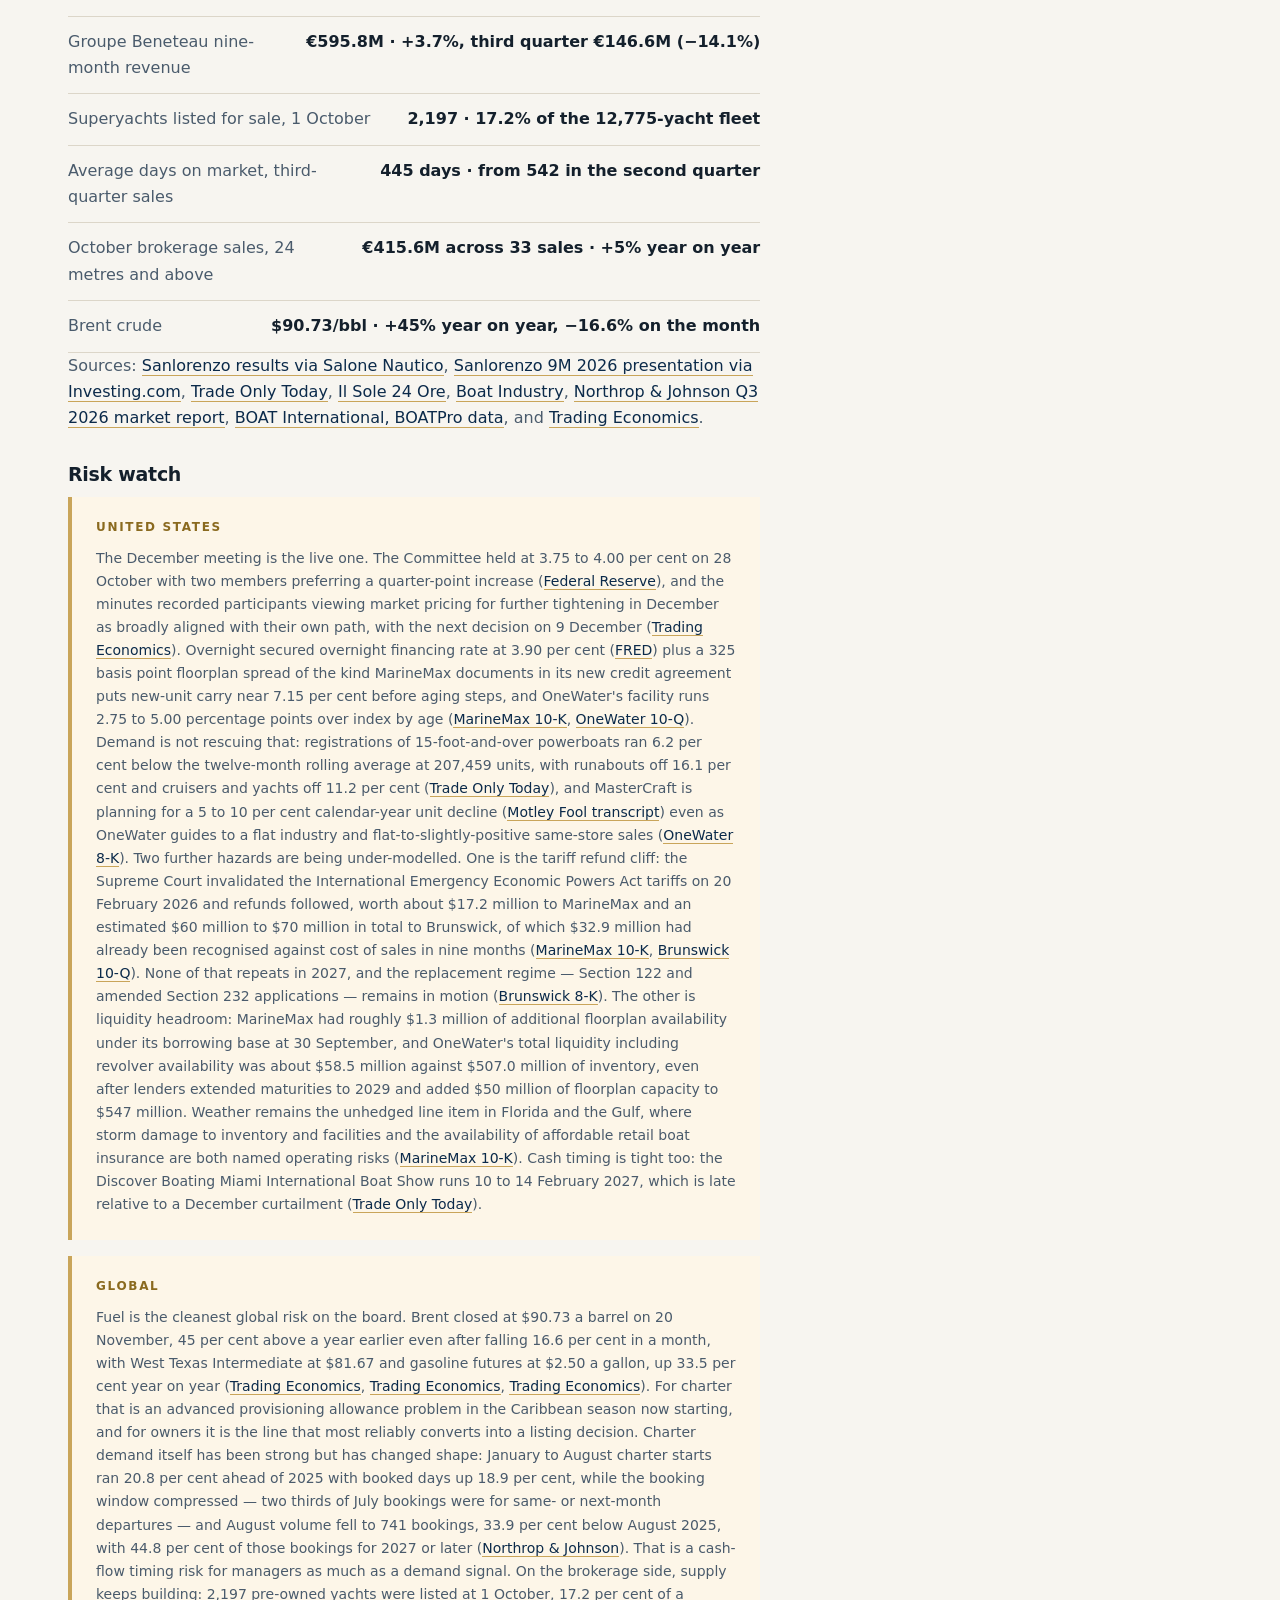
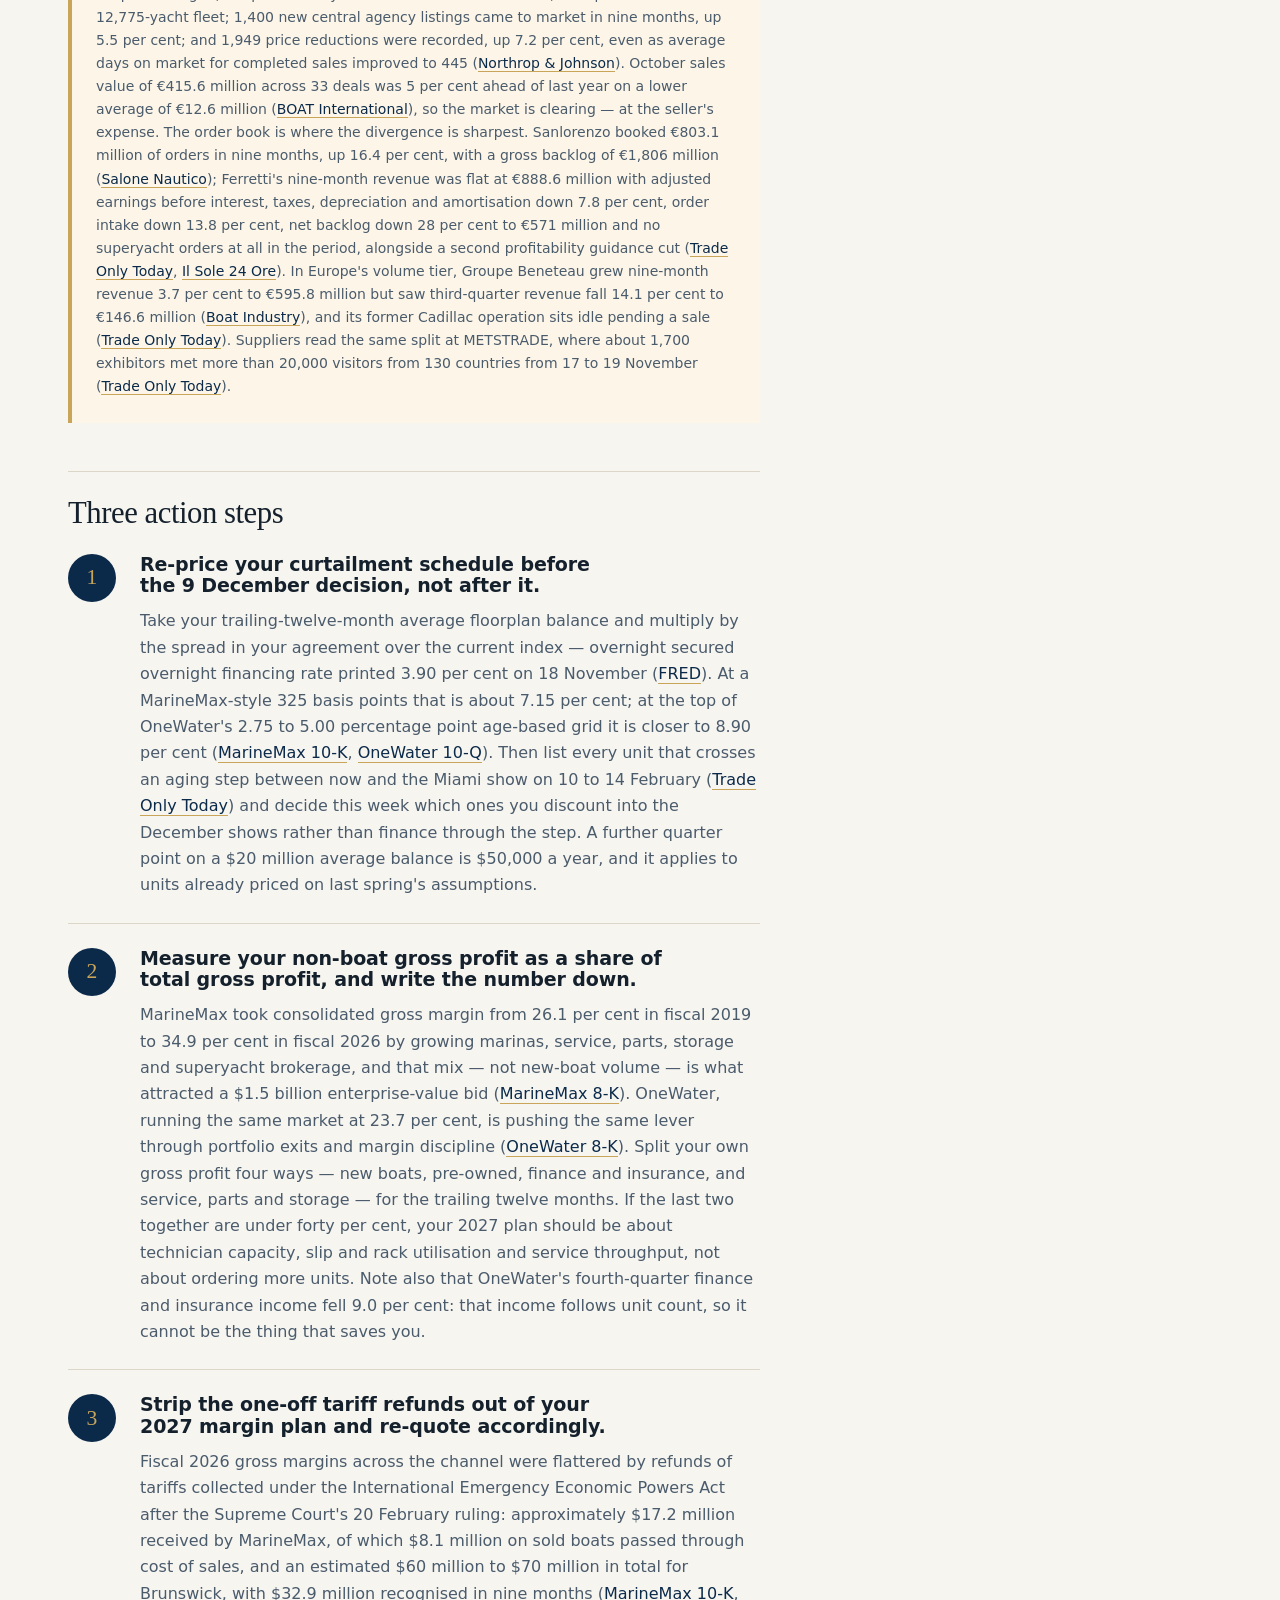
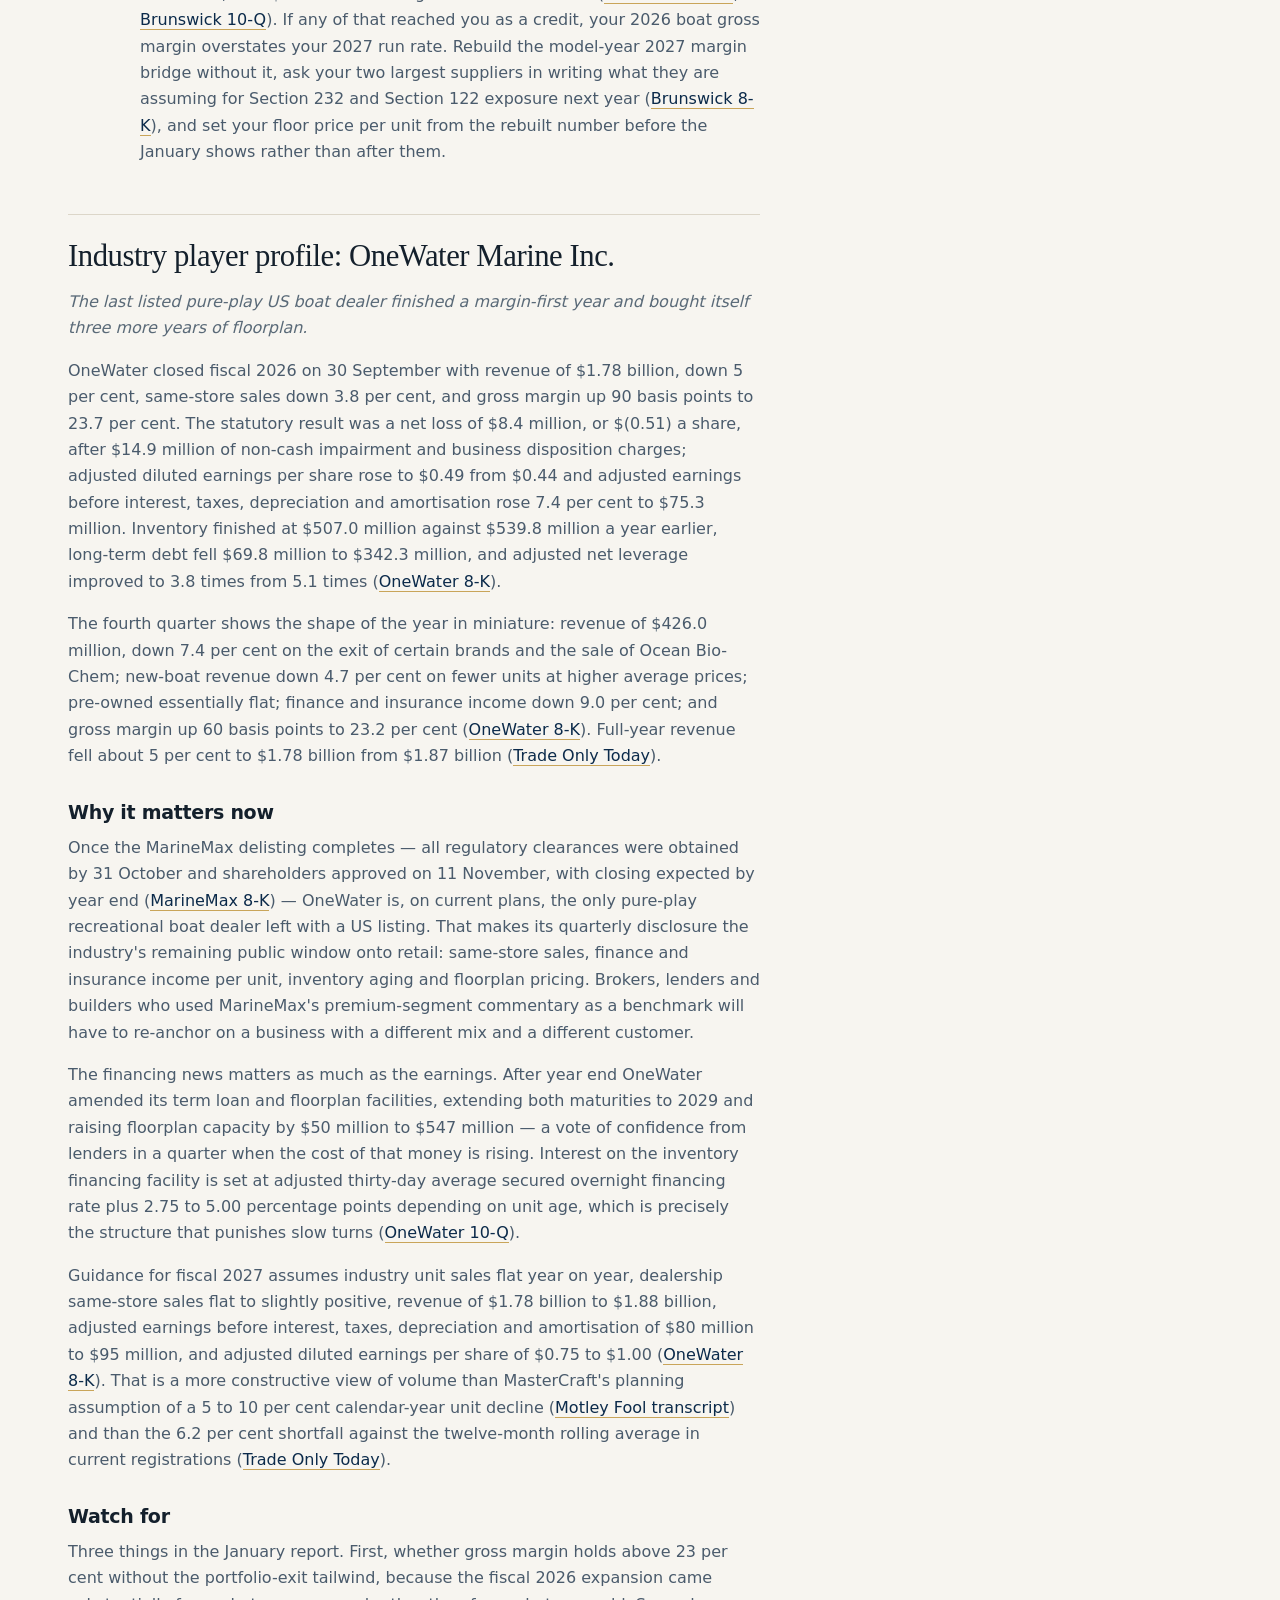
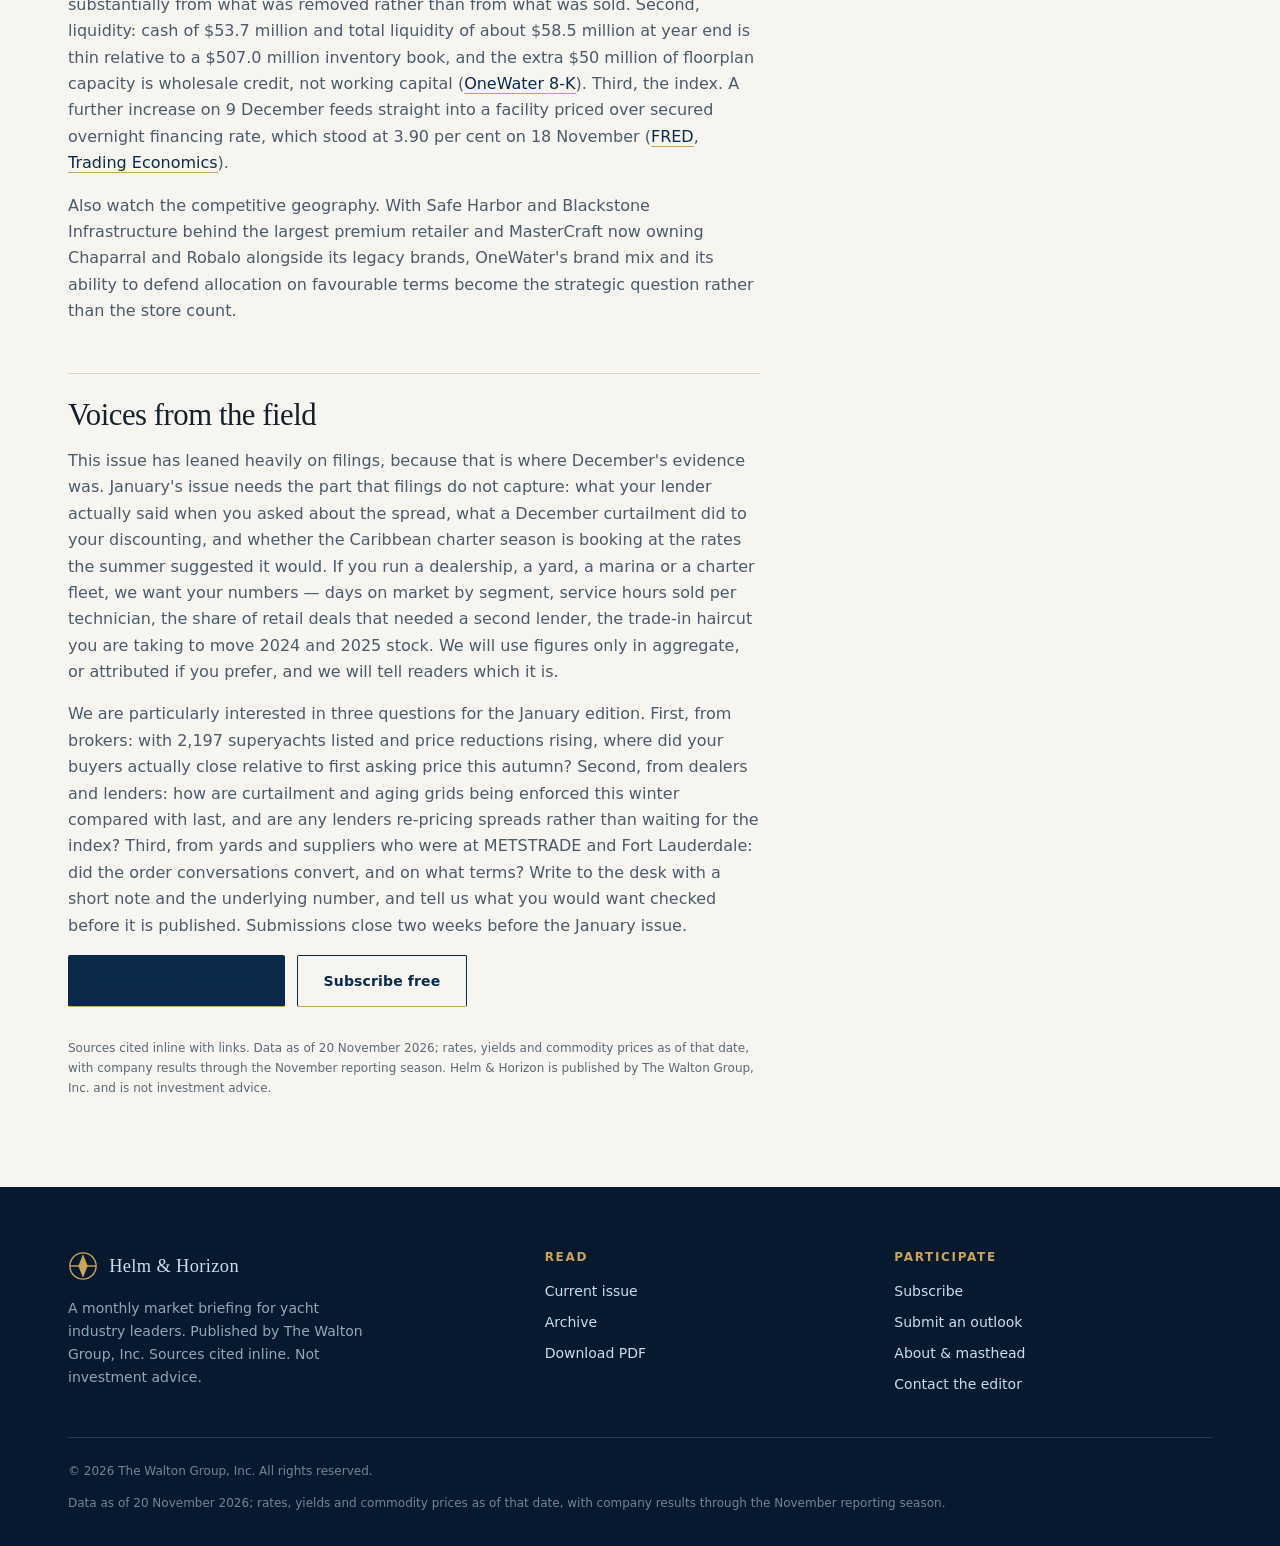
<file: editions/december-2026.html>
<!doctype html>
<html lang="en">
  <head>
    <meta charset="utf-8" />
    <meta name="viewport" content="width=device-width, initial-scale=1" />
    <title>
      Blackstone Buys the Dealer Tier as Carry Gets Worse — Helm &amp; Horizon, December 2026
    </title>
    <meta
      name="description"
      content="December 2026: MarineMax's last public numbers before the Safe Harbor close, OneWater's margin-first year, MasterCraft's first full quarter with Chaparral and Robalo, and what December rates do to carry."
    />
    <link rel="canonical" href="https://thehelmandhorizon.com/editions/december-2026" />
    <meta property="og:type" content="article" />
    <meta property="og:site_name" content="Helm &amp; Horizon" />
    <meta property="og:url" content="https://thehelmandhorizon.com/editions/december-2026" />
    <meta property="og:title" content="Blackstone Buys the Dealer Tier as Carry Gets Worse" />
    <meta
      property="og:description"
      content="The largest US boat retailer is about to leave the public market owned by a marina platform, and the floorplan clock keeps running."
    />
    <meta property="og:image" content="https://thehelmandhorizon.com/assets/img/marina-aerial.webp" />
    <meta name="twitter:card" content="summary_large_image" />
    <link
      rel="icon"
      href="data:image/svg+xml,%3Csvg xmlns='http://www.w3.org/2000/svg' viewBox='0 0 32 32'%3E%3Crect width='32' height='32' fill='%2306192e'/%3E%3Cpath d='M16 5l4.5 11L16 27l-4.5-11z' fill='%23c9a55a'/%3E%3Cpath d='M4 16h24' stroke='%23c9a55a' stroke-width='1.6'/%3E%3C/svg%3E"
    />
    <link
      href="https://api.fontshare.com/v2/css?f[]=zodiak@400,500,700&f[]=satoshi@400,500,700&display=swap"
      rel="stylesheet"
    />
    <link rel="stylesheet" href="/assets/base.css?v=2" />
    <script type="application/ld+json">
      {
        "@context": "https://schema.org",
        "@type": "NewsArticle",
        "headline": "Blackstone Buys the Dealer Tier as Carry Gets Worse",
        "datePublished": "2026-12-03",
        "publisher": { "@type": "Organization", "name": "The Walton Group, Inc." },
        "isPartOf": { "@type": "Periodical", "name": "Helm & Horizon" }
      }
    </script>
  </head>
  <body>
    <a class="skip" href="#main">Skip to content</a>

    <header class="masthead">
      <div class="shell masthead__inner">
        <a class="brand" href="/" aria-label="Helm and Horizon home">
          <svg viewBox="0 0 32 32" fill="none" aria-hidden="true">
            <circle cx="16" cy="16" r="14" stroke="currentColor" stroke-width="1.5" />
            <path d="M2 16h28" stroke="currentColor" stroke-width="1.5" />
            <path d="M16 3.5 21 16l-5 12.5L11 16z" fill="currentColor" />
          </svg>
          <span class="brand__name">Helm &amp; Horizon</span>
        </a>
        <button
          class="nav__toggle"
          type="button"
          aria-expanded="false"
          aria-controls="site-nav"
          aria-label="Toggle navigation"
        >
          <svg width="18" height="14" viewBox="0 0 18 14" fill="none" aria-hidden="true">
            <path d="M0 1h18M0 7h18M0 13h18" stroke="currentColor" stroke-width="1.6" />
          </svg>
        </button>
        <nav class="nav" id="site-nav" aria-label="Primary">
          <a href="/">Latest</a>
          <a href="/archive">Archive</a>
          <a href="/about">About</a>
          <a href="/submit">Contribute</a>
          <a class="nav__cta" href="/subscribe">Subscribe</a>
        </nav>
      </div>
    </header>

    <main id="main">
      <!-- ===== Issue header ===== -->
      <section class="hero">
        <div class="hero__media">
          <img
            src="/assets/img/marina-aerial.webp"
            alt="Aerial view of a crowded marina basin with floating docks and moored motor yachts"
            width="1536"
            height="1024"
            fetchpriority="high"
          />
        </div>
        <div class="shell hero__inner" style="padding-block: clamp(3rem, 8vw, 6rem)">
          <div class="hero__meta">
            <span>December 2026</span><span>Vol. 1, No. 12</span>
          </div>
          <div class="hero__rule"></div>
          <h1 style="font-size: var(--text-2xl)">
            Blackstone Buys the Dealer Tier as Carry Gets Worse
          </h1>
          <p class="hero__lede" style="margin-bottom: var(--space-6)">
            A monthly market briefing for yacht industry leaders.
          </p>
          <div class="btn-row">
            <a class="btn btn--gold" href="/pdf/Helm_Horizon_December2026.pdf"
              >Download the PDF edition</a
            >
          </div>
        </div>
      </section>

      <div class="article">
        <div class="shell article__shell">
          <!-- ================= BODY ================= -->
          <article class="prose">
            <h2 id="desk">From the desk</h2>
            <p>Six weeks ago the question was whether the September increase would stick. It did, and then some. The Federal Open Market Committee held the target range at 3.75 to 4.00 per cent on 28 October with two members dissenting in favour of a further quarter point (<a href="https://www.federalreserve.gov/monetarypolicy/files/monetary20261028a1.pdf" target="_blank" rel="noopener noreferrer">Federal Reserve</a>), and the minutes recorded participants treating market pricing for further tightening in December as broadly consistent with their own path (<a href="https://tradingeconomics.com/united-states/interest-rate" target="_blank" rel="noopener noreferrer">Trading Economics</a>). Overnight secured overnight financing rate printed 3.90 per cent on 18 November (<a href="https://fred.stlouisfed.org/series/SOFR" target="_blank" rel="noopener noreferrer">FRED</a>). Against that backdrop the sector's numbers arrived in a cluster: Brunswick's fifth consecutive quarter of growth across every segment and a chief executive handover to Aine Denari on 1 January (<a href="https://www.sec.gov/Archives/edgar/data/0000014930/000001493026000130/q32026exhibit99_1.htm" target="_blank" rel="noopener noreferrer">Brunswick 8-K</a>); MarineMax's final public results before its take-private, with fiscal 2026 revenue of $2.164 billion, down 6.3 per cent, and gross margin of 34.9 per cent (<a href="https://www.sec.gov/Archives/edgar/data/0001057060/000119312526463429/hzo-20260930.htm" target="_blank" rel="noopener noreferrer">MarineMax 10-K</a>); OneWater closing a margin-first year on 17 November and extending its floorplan to 2029 (<a href="https://www.sec.gov/Archives/edgar/data/0001772921/000177292126000057/onew-q426earningsreleasexe.htm" target="_blank" rel="noopener noreferrer">OneWater 8-K</a>); and MasterCraft's first full quarter with Chaparral and Robalo inside the house, at $154.1 million of net sales (<a href="https://www.fool.com/earnings/call-transcripts/2026/11/10/mastercraft-mcft-q1-2027-earnings-call-transcript/" target="_blank" rel="noopener noreferrer">Motley Fool transcript</a>). Registrations, meanwhile, did not improve: the 15-foot-and-over powerboat market ran 6.2 per cent below its twelve-month rolling average at 207,459 units on Info-Link data (<a href="https://tradeonlytoday.com/industry-news/boat-sales-qualified-buyers-still-shopping/" target="_blank" rel="noopener noreferrer">Trade Only Today</a>).</p>
            <p>Last month we argued that this cycle would be decided on carry rather than allocation. Nothing since has contradicted that, but the ownership of the carry has changed. The issue argues three things. First, that the Safe Harbor acquisition of MarineMax is a bet on the <strong>margin stack</strong> — marinas, service, superyacht brokerage, storage — and not on new-boat units, and that it resets what a competitive dealer balance sheet looks like in Florida, the Northeast and the Caribbean. Second, that the profit pattern now separating the winners from the rest is non-boat gross profit: 34.9 per cent consolidated gross margin at MarineMax against 23.7 per cent at OneWater is not a pricing difference, it is a business-mix difference. Third, that the one-off helps are running out — the tariff refunds that flattered fiscal 2026 margins at both Brunswick and MarineMax do not repeat in 2027, and a second rate increase on 9 December would land on inventory already bought at spring expectations. The risks section carries the arithmetic; the actions section tells you which two numbers to pull before Friday.</p>

            <h2 id="featured">Featured story: The Dealer Tier Gets an Infrastructure Owner</h2>
            <h3>What $53 a share actually buys</h3>
            <p>On 9 August MarineMax signed an agreement and plan of merger with affiliates of Safe Harbor Marinas, a portfolio company of Blackstone Infrastructure Partners, at $53.00 a share in cash for an enterprise value of roughly $1.5 billion (<a href="https://www.sec.gov/Archives/edgar/data/0001057060/000119312526341302/d135056d8k.htm" target="_blank" rel="noopener noreferrer">MarineMax 8-K</a>). The price was a 96 per cent premium to the 30 January close of $27.03, the last trading day before an unsolicited approach became public (<a href="https://tbbwmag.com/2026/08/10/safe-harbor-marinemax-deal/" target="_blank" rel="noopener noreferrer">Tampa Bay Business &amp; Wealth</a>). The process has now substantially cleared: the Hart-Scott-Rodino waiting period expired at the end of October, foreign antitrust and foreign direct investment clearances were received, and shareholders approved the transaction at a special meeting on 11 November, with closing expected by the end of calendar 2026 (<a href="https://www.sec.gov/Archives/edgar/data/0001057060/000119312526463429/hzo-20260930.htm" target="_blank" rel="noopener noreferrer">MarineMax 10-K</a>).</p>
            <p>The company being bought is smaller than it was and better than it was. Fiscal 2026 revenue fell 6.3 per cent to $2.164 billion, gross profit rose 0.5 per cent to $754.2 million, and gross margin reached 34.9 per cent against 32.5 per cent a year earlier (<a href="https://www.sec.gov/Archives/edgar/data/0001057060/000119312526463429/hzo-20260930.htm" target="_blank" rel="noopener noreferrer">MarineMax 10-K</a>). Fourth-quarter revenue was $520.1 million with same-store sales down 5.7 per cent and gross margin up 270 basis points to 37.4 per cent; inventories ended the year at $812.8 million, down $54.6 million, after a $39.3 million reduction the year before (<a href="https://www.sec.gov/Archives/edgar/data/0001057060/000119312526446269/hzo-ex99_1.htm" target="_blank" rel="noopener noreferrer">MarineMax 8-K</a>). Management declined to give fiscal 2027 guidance or hold a call, which is normal practice into a close and also means the channel loses its most useful quarterly read on premium retail.</p>
            <p>Two balance-sheet lines deserve more attention than the headline price. Floorplan borrowings fell to $613.7 million from $715.7 million, and additional availability under the borrowing base stood at approximately $1.3 million at 30 September — effectively drawn to the line. Interest expense for the year was $58.0 million, down from $71.2 million. The floorplan itself is priced at one-month term SOFR plus 3.25 per cent under the June 2026 amended and restated credit agreement, with up to $950 million of capacity (<a href="https://www.sec.gov/Archives/edgar/data/0001057060/000119312526463429/hzo-20260930.htm" target="_blank" rel="noopener noreferrer">MarineMax 10-K</a>). Infrastructure capital is not buying a company with slack working capital; it is buying one that has been disciplined into shape and that will now refinance inside a much larger sponsor.</p>
            <figure>
              <img
                src="/assets/img/harbour-dusk.webp"
                alt="Yachts moored along a harbour wall at dusk with service buildings and travel-lift gantry behind"
                width="1536"
                height="1024"
                loading="lazy"
              />
              <figcaption>The asset in the MarineMax transaction is the shore side: marinas, storage, service and superyacht brokerage. New-boat units were the part that shrank 6.3 per cent in fiscal 2026.</figcaption>
            </figure>
            <h3>The margin stack, not the unit count</h3>
            <p>MarineMax's own framing of the decade is the number to copy: consolidated gross margin of 26.1 per cent in fiscal 2019 against 34.9 per cent in fiscal 2026, driven by expansion of non-boat revenue — IGY Marinas, Fraser Yachts Group, Northrop &amp; Johnson, parts and service, storage (<a href="https://www.sec.gov/Archives/edgar/data/0001057060/000119312526446269/hzo-ex99_1.htm" target="_blank" rel="noopener noreferrer">MarineMax 8-K</a>). Set that against OneWater, which ran fiscal 2026 gross margin of 23.7 per cent, up 90 basis points, on revenue of $1.78 billion (<a href="https://www.sec.gov/Archives/edgar/data/0001772921/000177292126000057/onew-q426earningsreleasexe.htm" target="_blank" rel="noopener noreferrer">OneWater 8-K</a>). Both are well-run dealers. The eleven-point gap is structural, and it is the reason one of them attracted an infrastructure bid.</p>
            <p>The same logic is visible at the manufacturer tier. Brunswick's third quarter produced net sales of $1,453.9 million, up 6.9 per cent, adjusted diluted earnings per share of $1.58, up 62.9 per cent, and an adjusted operating margin of 10.1 per cent, with the Engine Parts and Accessories segment delivering its strongest quarter in years and Freedom Boat Club estimated by the company at close to seventy per cent of the North American boat club market; full-year guidance went up to roughly $4.65 of adjusted earnings per share on $5.7 to $5.8 billion of sales (<a href="https://www.sec.gov/Archives/edgar/data/0000014930/000001493026000130/q32026exhibit99_1.htm" target="_blank" rel="noopener noreferrer">Brunswick 8-K</a>). Patrick Industries, selling into the same channel, grew marine revenue 14 per cent to $171 million against an estimated 8 per cent increase in wholesale powerboat unit shipments (<a href="https://ir.patrickind.com/investor-news-events/press-releases/detail/318/patrick-industries-inc-reports-third-quarter-2026-financial-results" target="_blank" rel="noopener noreferrer">Patrick Industries</a>). Recurring revenue and content per unit are carrying the sector; retail units are not.</p>
            <p>Where the pressure shows is in the parts of the business that depend on a transaction closing. OneWater's fourth-quarter finance and insurance income fell 9.0 per cent and new-boat revenue fell 4.7 per cent on lower units with higher average prices (<a href="https://www.sec.gov/Archives/edgar/data/0001772921/000177292126000057/onew-q426earningsreleasexe.htm" target="_blank" rel="noopener noreferrer">OneWater 8-K</a>). That is the signature of a market clearing on price and on credit approval rather than on desire.</p>
            <h3>What it does to everyone else's negotiation</h3>
            <p>Consolidation did not stop at retail. MasterCraft closed its acquisition of Marine Products and reported $154.1 million of net sales in the first quarter of its six-month transition period, up 123.4 per cent, with legacy sales of $94.8 million, adjusted earnings before interest, taxes, depreciation and amortisation of $20.1 million, $41.9 million of cash and no debt, and roughly $6 million of annualised overhead savings already realised; it guided the six months to 31 December to $293 million to $297 million of net sales and said it is planning on a 5 to 10 per cent decline in calendar-year unit sales (<a href="https://www.fool.com/earnings/call-transcripts/2026/11/10/mastercraft-mcft-q1-2027-earnings-call-transcript/" target="_blank" rel="noopener noreferrer">Motley Fool transcript</a>, <a href="https://wtop.com/national/2026/11/mastercraft-boat-holdings-inc-fiscal-q1-earnings-snapshot" target="_blank" rel="noopener noreferrer">Associated Press</a>). At the other end of the scale, Rec Boat Holdings — the Cadillac, Michigan operation Groupe Beneteau shut on 14 August, ending local Four Winns, Glastron and Scarab production — is in negotiation on a letter of intent from an equity firm, with small-scale production possibly restarting on a sale and broader volume in late January or February (<a href="https://tradeonlytoday.com/industry-news/rec-boat-holdings-reported-close-to-sale/" target="_blank" rel="noopener noreferrer">Trade Only Today</a>).</p>
            <p>For a dealer, the practical consequence of a Blackstone-funded retailer-marina is not that it will discount harder. It is that it will out-wait you. A competitor whose slips, storage and service bays are owned by an infrastructure fund has a lower required return on the retail unit and can hold a boat through a soft quarter at a cost of capital you cannot match on a floorplan priced at one-month SOFR plus 325 basis points. Expect the competition to show up in trade-in valuations, in brokerage central agency agreements and in who gets the transient berth in February, rather than in window stickers.</p>
            <p>For a builder, the arithmetic is simpler and less comfortable. Two of the three largest US retail counterparties are now either private-equity owned or consolidating, and the remaining listed dealer is explicitly running a margin-first plan. Allocation conversations for model year 2028 will be conducted with buyers who have said in public that they will take fewer units at better terms rather than more units at worse ones.</p>
            <div class="callout">
              <p class="eyebrow">Key takeaway</p>
              <p>Pull two numbers this week. First, your floorplan cost at today's index: overnight secured overnight financing rate was 3.90 per cent on 18 November (<a href="https://fred.stlouisfed.org/series/SOFR" target="_blank" rel="noopener noreferrer">FRED</a>), so a MarineMax-style spread of 325 basis points puts you near 7.15 per cent before aging steps, and OneWater's facility runs 2.75 to 5.00 percentage points over the index depending on unit age (<a href="https://www.sec.gov/Archives/edgar/data/0001772921/000177292126000044/onew-20260630.htm" target="_blank" rel="noopener noreferrer">OneWater 10-Q</a>). On a $20 million average balance that is roughly $1.43 million a year, and every further quarter point is $50,000 — the Federal Open Market Committee next decides on 9 December (<a href="https://tradingeconomics.com/united-states/interest-rate" target="_blank" rel="noopener noreferrer">Trading Economics</a>). Second, the share of your gross profit that does not come from selling a new boat. MarineMax reached 34.9 per cent consolidated gross margin in fiscal 2026 against 26.1 per cent in fiscal 2019 by building that share; OneWater is at 23.7 per cent (<a href="https://www.sec.gov/Archives/edgar/data/0001057060/000119312526446269/hzo-ex99_1.htm" target="_blank" rel="noopener noreferrer">MarineMax 8-K</a>, <a href="https://www.sec.gov/Archives/edgar/data/0001772921/000177292126000057/onew-q426earningsreleasexe.htm" target="_blank" rel="noopener noreferrer">OneWater 8-K</a>). If yours is below forty per cent of total gross profit, you are a new-boat dealer in a year when the 15-foot-and-over registration market is running 6.2 per cent below its twelve-month average (<a href="https://tradeonlytoday.com/industry-news/boat-sales-qualified-buyers-still-shopping/" target="_blank" rel="noopener noreferrer">Trade Only Today</a>) and the best-capitalised competitor in your market has just been bought for its marinas.</p>
            </div>

            <h2 id="numbers">Economic indicators and risk</h2>
            <h3>United States</h3>
            <ul class="datalist">
              <li><span>Federal funds target range</span><b>3.75%–4.00% · held 28 October, two dissents to raise</b></li>
              <li><span>Overnight secured overnight financing rate</span><b>3.90% · 18 November</b></li>
              <li><span>10-year Treasury yield</span><b>5.10% · +97 basis points year on year</b></li>
              <li><span>Powerboat registrations, 15 feet and over</span><b>207,459 units · −6.2% vs 12-month rolling average</b></li>
              <li><span>MarineMax fiscal 2026 revenue</span><b>$2.164B · −6.3%</b></li>
              <li><span>MarineMax floorplan balance, 30 September</span><b>$613.7M · −$102.0M year on year</b></li>
              <li><span>OneWater fiscal 2026 revenue</span><b>$1.78B · −5%, gross margin 23.7% (+90 basis points)</b></li>
              <li><span>Brunswick third-quarter net sales</span><b>$1,453.9M · +6.9%, adjusted diluted EPS $1.58</b></li>
              <li><span>MasterCraft transition-period first-quarter net sales</span><b>$154.1M · +123.4% with Chaparral and Robalo</b></li>
            </ul>
            <p>Sources: <a href="https://www.federalreserve.gov/monetarypolicy/files/monetary20261028a1.pdf" target="_blank" rel="noopener noreferrer">Federal Reserve</a>, <a href="https://fred.stlouisfed.org/series/SOFR" target="_blank" rel="noopener noreferrer">FRED, Federal Reserve Bank of St. Louis</a>, <a href="https://www.macrotrends.net/2016/10-year-treasury-bond-rate-yield-chart" target="_blank" rel="noopener noreferrer">Macrotrends</a>, <a href="https://tradeonlytoday.com/industry-news/boat-sales-qualified-buyers-still-shopping/" target="_blank" rel="noopener noreferrer">Info-Link data via Trade Only Today</a>, <a href="https://www.sec.gov/Archives/edgar/data/0001057060/000119312526463429/hzo-20260930.htm" target="_blank" rel="noopener noreferrer">MarineMax Form 10-K</a>, <a href="https://www.sec.gov/Archives/edgar/data/0001772921/000177292126000057/onew-q426earningsreleasexe.htm" target="_blank" rel="noopener noreferrer">OneWater Marine Form 8-K</a>, <a href="https://www.sec.gov/Archives/edgar/data/0000014930/000001493026000130/q32026exhibit99_1.htm" target="_blank" rel="noopener noreferrer">Brunswick Form 8-K</a>, and <a href="https://www.fool.com/earnings/call-transcripts/2026/11/10/mastercraft-mcft-q1-2027-earnings-call-transcript/" target="_blank" rel="noopener noreferrer">MasterCraft earnings call transcript, Motley Fool</a>.</p>
            <h3>Global</h3>
            <ul class="datalist">
              <li><span>Sanlorenzo nine-month new-yacht net revenues</span><b>€711.3M · +3.1%</b></li>
              <li><span>Sanlorenzo nine-month order intake</span><b>€803.1M · +16.4%, gross backlog €1,806M</b></li>
              <li><span>Ferretti nine-month net revenue</span><b>€888.6M · +0.2%, adjusted EBITDA −7.8%</b></li>
              <li><span>Ferretti net backlog</span><b>€571M · −28%</b></li>
              <li><span>Groupe Beneteau nine-month revenue</span><b>€595.8M · +3.7%, third quarter €146.6M (−14.1%)</b></li>
              <li><span>Superyachts listed for sale, 1 October</span><b>2,197 · 17.2% of the 12,775-yacht fleet</b></li>
              <li><span>Average days on market, third-quarter sales</span><b>445 days · from 542 in the second quarter</b></li>
              <li><span>October brokerage sales, 24 metres and above</span><b>€415.6M across 33 sales · +5% year on year</b></li>
              <li><span>Brent crude</span><b>$90.73/bbl · +45% year on year, −16.6% on the month</b></li>
            </ul>
            <p>Sources: <a href="https://www.salonenautico.com/en/2026/11/16/sanlorenzo-publishes-9m-2026-financial-results/" target="_blank" rel="noopener noreferrer">Sanlorenzo results via Salone Nautico</a>, <a href="https://uk.investing.com/news/stock-market-news/sanlorenzo-9m-2026-slides-cash-generation-backlog-drive-outlook-93CH-4978401" target="_blank" rel="noopener noreferrer">Sanlorenzo 9M 2026 presentation via Investing.com</a>, <a href="https://tradeonlytoday.com/industry-news/ferretti-releases-third-quarter-results/" target="_blank" rel="noopener noreferrer">Trade Only Today</a>, <a href="https://en.ilsole24ore.com/art/minimum-targets-year-weighting-new-revision-profitability-guidance-AJofiXvB" target="_blank" rel="noopener noreferrer">Il Sole 24 Ore</a>, <a href="https://www.boatindustry.com/news/52918/beneteau-group-nine-month-growth-reinforces-the-2026-outlook" target="_blank" rel="noopener noreferrer">Boat Industry</a>, <a href="https://www.northropandjohnson.com/navigator-news/brokerage-new-build/q3-2026-superyacht-market-report" target="_blank" rel="noopener noreferrer">Northrop &amp; Johnson Q3 2026 market report</a>, <a href="https://www.boatinternational.com/boat-pro/news/monthly-superyacht-brokerage-report-october-2026" target="_blank" rel="noopener noreferrer">BOAT International, BOATPro data</a>, and <a href="https://tradingeconomics.com/commodity/brent-crude-oil" target="_blank" rel="noopener noreferrer">Trading Economics</a>.</p>
            <h3>Risk watch</h3>
            <div class="warn" style="margin-bottom: var(--space-4)">
              <h4>United States</h4>
              <p>The December meeting is the live one. The Committee held at 3.75 to 4.00 per cent on 28 October with two members preferring a quarter-point increase (<a href="https://www.federalreserve.gov/monetarypolicy/files/monetary20261028a1.pdf" target="_blank" rel="noopener noreferrer">Federal Reserve</a>), and the minutes recorded participants viewing market pricing for further tightening in December as broadly aligned with their own path, with the next decision on 9 December (<a href="https://tradingeconomics.com/united-states/interest-rate" target="_blank" rel="noopener noreferrer">Trading Economics</a>). Overnight secured overnight financing rate at 3.90 per cent (<a href="https://fred.stlouisfed.org/series/SOFR" target="_blank" rel="noopener noreferrer">FRED</a>) plus a 325 basis point floorplan spread of the kind MarineMax documents in its new credit agreement puts new-unit carry near 7.15 per cent before aging steps, and OneWater's facility runs 2.75 to 5.00 percentage points over index by age (<a href="https://www.sec.gov/Archives/edgar/data/0001057060/000119312526463429/hzo-20260930.htm" target="_blank" rel="noopener noreferrer">MarineMax 10-K</a>, <a href="https://www.sec.gov/Archives/edgar/data/0001772921/000177292126000044/onew-20260630.htm" target="_blank" rel="noopener noreferrer">OneWater 10-Q</a>). Demand is not rescuing that: registrations of 15-foot-and-over powerboats ran 6.2 per cent below the twelve-month rolling average at 207,459 units, with runabouts off 16.1 per cent and cruisers and yachts off 11.2 per cent (<a href="https://tradeonlytoday.com/industry-news/boat-sales-qualified-buyers-still-shopping/" target="_blank" rel="noopener noreferrer">Trade Only Today</a>), and MasterCraft is planning for a 5 to 10 per cent calendar-year unit decline (<a href="https://www.fool.com/earnings/call-transcripts/2026/11/10/mastercraft-mcft-q1-2027-earnings-call-transcript/" target="_blank" rel="noopener noreferrer">Motley Fool transcript</a>) even as OneWater guides to a flat industry and flat-to-slightly-positive same-store sales (<a href="https://www.sec.gov/Archives/edgar/data/0001772921/000177292126000057/onew-q426earningsreleasexe.htm" target="_blank" rel="noopener noreferrer">OneWater 8-K</a>). Two further hazards are being under-modelled. One is the tariff refund cliff: the Supreme Court invalidated the International Emergency Economic Powers Act tariffs on 20 February 2026 and refunds followed, worth about $17.2 million to MarineMax and an estimated $60 million to $70 million in total to Brunswick, of which $32.9 million had already been recognised against cost of sales in nine months (<a href="https://www.sec.gov/Archives/edgar/data/0001057060/000119312526463429/hzo-20260930.htm" target="_blank" rel="noopener noreferrer">MarineMax 10-K</a>, <a href="https://www.sec.gov/Archives/edgar/data/0000014930/000001493026000136/bcorp-20261003.htm" target="_blank" rel="noopener noreferrer">Brunswick 10-Q</a>). None of that repeats in 2027, and the replacement regime — Section 122 and amended Section 232 applications — remains in motion (<a href="https://www.sec.gov/Archives/edgar/data/0000014930/000001493026000046/q12026exhibit99_1.htm" target="_blank" rel="noopener noreferrer">Brunswick 8-K</a>). The other is liquidity headroom: MarineMax had roughly $1.3 million of additional floorplan availability under its borrowing base at 30 September, and OneWater's total liquidity including revolver availability was about $58.5 million against $507.0 million of inventory, even after lenders extended maturities to 2029 and added $50 million of floorplan capacity to $547 million. Weather remains the unhedged line item in Florida and the Gulf, where storm damage to inventory and facilities and the availability of affordable retail boat insurance are both named operating risks (<a href="https://www.sec.gov/Archives/edgar/data/0001057060/000119312526463429/hzo-20260930.htm" target="_blank" rel="noopener noreferrer">MarineMax 10-K</a>). Cash timing is tight too: the Discover Boating Miami International Boat Show runs 10 to 14 February 2027, which is late relative to a December curtailment (<a href="https://tradeonlytoday.com/industry-news/nmma-announces-new-miami-show-dates/" target="_blank" rel="noopener noreferrer">Trade Only Today</a>).</p>
            </div>
            <div class="warn">
              <h4>Global</h4>
              <p>Fuel is the cleanest global risk on the board. Brent closed at $90.73 a barrel on 20 November, 45 per cent above a year earlier even after falling 16.6 per cent in a month, with West Texas Intermediate at $81.67 and gasoline futures at $2.50 a gallon, up 33.5 per cent year on year (<a href="https://tradingeconomics.com/commodity/brent-crude-oil" target="_blank" rel="noopener noreferrer">Trading Economics</a>, <a href="https://tradingeconomics.com/commodity/crude-oil" target="_blank" rel="noopener noreferrer">Trading Economics</a>, <a href="https://tradingeconomics.com/commodity/gasoline" target="_blank" rel="noopener noreferrer">Trading Economics</a>). For charter that is an advanced provisioning allowance problem in the Caribbean season now starting, and for owners it is the line that most reliably converts into a listing decision. Charter demand itself has been strong but has changed shape: January to August charter starts ran 20.8 per cent ahead of 2025 with booked days up 18.9 per cent, while the booking window compressed — two thirds of July bookings were for same- or next-month departures — and August volume fell to 741 bookings, 33.9 per cent below August 2025, with 44.8 per cent of those bookings for 2027 or later (<a href="https://www.northropandjohnson.com/navigator-news/charter/the-charter-market-after-a-strong-summer" target="_blank" rel="noopener noreferrer">Northrop &amp; Johnson</a>). That is a cash-flow timing risk for managers as much as a demand signal. On the brokerage side, supply keeps building: 2,197 pre-owned yachts were listed at 1 October, 17.2 per cent of a 12,775-yacht fleet; 1,400 new central agency listings came to market in nine months, up 5.5 per cent; and 1,949 price reductions were recorded, up 7.2 per cent, even as average days on market for completed sales improved to 445 (<a href="https://www.northropandjohnson.com/navigator-news/brokerage-new-build/q3-2026-superyacht-market-report" target="_blank" rel="noopener noreferrer">Northrop &amp; Johnson</a>). October sales value of €415.6 million across 33 deals was 5 per cent ahead of last year on a lower average of €12.6 million (<a href="https://www.boatinternational.com/boat-pro/news/monthly-superyacht-brokerage-report-october-2026" target="_blank" rel="noopener noreferrer">BOAT International</a>), so the market is clearing — at the seller's expense. The order book is where the divergence is sharpest. Sanlorenzo booked €803.1 million of orders in nine months, up 16.4 per cent, with a gross backlog of €1,806 million (<a href="https://www.salonenautico.com/en/2026/11/16/sanlorenzo-publishes-9m-2026-financial-results/" target="_blank" rel="noopener noreferrer">Salone Nautico</a>); Ferretti's nine-month revenue was flat at €888.6 million with adjusted earnings before interest, taxes, depreciation and amortisation down 7.8 per cent, order intake down 13.8 per cent, net backlog down 28 per cent to €571 million and no superyacht orders at all in the period, alongside a second profitability guidance cut (<a href="https://tradeonlytoday.com/industry-news/ferretti-releases-third-quarter-results/" target="_blank" rel="noopener noreferrer">Trade Only Today</a>, <a href="https://en.ilsole24ore.com/art/minimum-targets-year-weighting-new-revision-profitability-guidance-AJofiXvB" target="_blank" rel="noopener noreferrer">Il Sole 24 Ore</a>). In Europe's volume tier, Groupe Beneteau grew nine-month revenue 3.7 per cent to €595.8 million but saw third-quarter revenue fall 14.1 per cent to €146.6 million (<a href="https://www.boatindustry.com/news/52918/beneteau-group-nine-month-growth-reinforces-the-2026-outlook" target="_blank" rel="noopener noreferrer">Boat Industry</a>), and its former Cadillac operation sits idle pending a sale (<a href="https://tradeonlytoday.com/industry-news/rec-boat-holdings-reported-close-to-sale/" target="_blank" rel="noopener noreferrer">Trade Only Today</a>). Suppliers read the same split at METSTRADE, where about 1,700 exhibitors met more than 20,000 visitors from 130 countries from 17 to 19 November (<a href="https://tradeonlytoday.com/industry-news/metstrade-2026-comes-to-a-close/" target="_blank" rel="noopener noreferrer">Trade Only Today</a>).</p>
            </div>

            <h2 id="actions">Three action steps</h2>
            <div class="steps" style="margin-top: var(--space-6)">
              <article class="step">
                <div class="step__n">1</div>
                <div>
                  <h3 style="margin-top: 0">Re-price your curtailment schedule before the 9 December decision, not after it.</h3>
                  <p>Take your trailing-twelve-month average floorplan balance and multiply by the spread in your agreement over the current index — overnight secured overnight financing rate printed 3.90 per cent on 18 November (<a href="https://fred.stlouisfed.org/series/SOFR" target="_blank" rel="noopener noreferrer">FRED</a>). At a MarineMax-style 325 basis points that is about 7.15 per cent; at the top of OneWater's 2.75 to 5.00 percentage point age-based grid it is closer to 8.90 per cent (<a href="https://www.sec.gov/Archives/edgar/data/0001057060/000119312526463429/hzo-20260930.htm" target="_blank" rel="noopener noreferrer">MarineMax 10-K</a>, <a href="https://www.sec.gov/Archives/edgar/data/0001772921/000177292126000044/onew-20260630.htm" target="_blank" rel="noopener noreferrer">OneWater 10-Q</a>). Then list every unit that crosses an aging step between now and the Miami show on 10 to 14 February (<a href="https://tradeonlytoday.com/industry-news/nmma-announces-new-miami-show-dates/" target="_blank" rel="noopener noreferrer">Trade Only Today</a>) and decide this week which ones you discount into the December shows rather than finance through the step. A further quarter point on a $20 million average balance is $50,000 a year, and it applies to units already priced on last spring's assumptions.</p>
                </div>
              </article>
              <article class="step">
                <div class="step__n">2</div>
                <div>
                  <h3 style="margin-top: 0">Measure your non-boat gross profit as a share of total gross profit, and write the number down.</h3>
                  <p>MarineMax took consolidated gross margin from 26.1 per cent in fiscal 2019 to 34.9 per cent in fiscal 2026 by growing marinas, service, parts, storage and superyacht brokerage, and that mix — not new-boat volume — is what attracted a $1.5 billion enterprise-value bid (<a href="https://www.sec.gov/Archives/edgar/data/0001057060/000119312526446269/hzo-ex99_1.htm" target="_blank" rel="noopener noreferrer">MarineMax 8-K</a>). OneWater, running the same market at 23.7 per cent, is pushing the same lever through portfolio exits and margin discipline (<a href="https://www.sec.gov/Archives/edgar/data/0001772921/000177292126000057/onew-q426earningsreleasexe.htm" target="_blank" rel="noopener noreferrer">OneWater 8-K</a>). Split your own gross profit four ways — new boats, pre-owned, finance and insurance, and service, parts and storage — for the trailing twelve months. If the last two together are under forty per cent, your 2027 plan should be about technician capacity, slip and rack utilisation and service throughput, not about ordering more units. Note also that OneWater's fourth-quarter finance and insurance income fell 9.0 per cent: that income follows unit count, so it cannot be the thing that saves you.</p>
                </div>
              </article>
              <article class="step">
                <div class="step__n">3</div>
                <div>
                  <h3 style="margin-top: 0">Strip the one-off tariff refunds out of your 2027 margin plan and re-quote accordingly.</h3>
                  <p>Fiscal 2026 gross margins across the channel were flattered by refunds of tariffs collected under the International Emergency Economic Powers Act after the Supreme Court's 20 February ruling: approximately $17.2 million received by MarineMax, of which $8.1 million on sold boats passed through cost of sales, and an estimated $60 million to $70 million in total for Brunswick, with $32.9 million recognised in nine months (<a href="https://www.sec.gov/Archives/edgar/data/0001057060/000119312526463429/hzo-20260930.htm" target="_blank" rel="noopener noreferrer">MarineMax 10-K</a>, <a href="https://www.sec.gov/Archives/edgar/data/0000014930/000001493026000136/bcorp-20261003.htm" target="_blank" rel="noopener noreferrer">Brunswick 10-Q</a>). If any of that reached you as a credit, your 2026 boat gross margin overstates your 2027 run rate. Rebuild the model-year 2027 margin bridge without it, ask your two largest suppliers in writing what they are assuming for Section 232 and Section 122 exposure next year (<a href="https://www.sec.gov/Archives/edgar/data/0000014930/000001493026000046/q12026exhibit99_1.htm" target="_blank" rel="noopener noreferrer">Brunswick 8-K</a>), and set your floor price per unit from the rebuilt number before the January shows rather than after them.</p>
                </div>
              </article>
            </div>

            <h2 id="profile">Industry player profile: OneWater Marine Inc.</h2>
            <p style="color: var(--ink-faint); font-style: italic">The last listed pure-play US boat dealer finished a margin-first year and bought itself three more years of floorplan.</p>
            <p>OneWater closed fiscal 2026 on 30 September with revenue of $1.78 billion, down 5 per cent, same-store sales down 3.8 per cent, and gross margin up 90 basis points to 23.7 per cent. The statutory result was a net loss of $8.4 million, or $(0.51) a share, after $14.9 million of non-cash impairment and business disposition charges; adjusted diluted earnings per share rose to $0.49 from $0.44 and adjusted earnings before interest, taxes, depreciation and amortisation rose 7.4 per cent to $75.3 million. Inventory finished at $507.0 million against $539.8 million a year earlier, long-term debt fell $69.8 million to $342.3 million, and adjusted net leverage improved to 3.8 times from 5.1 times (<a href="https://www.sec.gov/Archives/edgar/data/0001772921/000177292126000057/onew-q426earningsreleasexe.htm" target="_blank" rel="noopener noreferrer">OneWater 8-K</a>).</p>
            <p>The fourth quarter shows the shape of the year in miniature: revenue of $426.0 million, down 7.4 per cent on the exit of certain brands and the sale of Ocean Bio-Chem; new-boat revenue down 4.7 per cent on fewer units at higher average prices; pre-owned essentially flat; finance and insurance income down 9.0 per cent; and gross margin up 60 basis points to 23.2 per cent (<a href="https://www.sec.gov/Archives/edgar/data/0001772921/000177292126000057/onew-q426earningsreleasexe.htm" target="_blank" rel="noopener noreferrer">OneWater 8-K</a>). Full-year revenue fell about 5 per cent to $1.78 billion from $1.87 billion (<a href="https://tradeonlytoday.com/industry-news/onewater-reports-fiscal-2026-results/" target="_blank" rel="noopener noreferrer">Trade Only Today</a>).</p>
            <h3>Why it matters now</h3>
            <p>Once the MarineMax delisting completes — all regulatory clearances were obtained by 31 October and shareholders approved on 11 November, with closing expected by year end (<a href="https://www.sec.gov/Archives/edgar/data/0001057060/000119312526445327/d156320d8k.htm" target="_blank" rel="noopener noreferrer">MarineMax 8-K</a>) — OneWater is, on current plans, the only pure-play recreational boat dealer left with a US listing. That makes its quarterly disclosure the industry's remaining public window onto retail: same-store sales, finance and insurance income per unit, inventory aging and floorplan pricing. Brokers, lenders and builders who used MarineMax's premium-segment commentary as a benchmark will have to re-anchor on a business with a different mix and a different customer.</p>
            <p>The financing news matters as much as the earnings. After year end OneWater amended its term loan and floorplan facilities, extending both maturities to 2029 and raising floorplan capacity by $50 million to $547 million — a vote of confidence from lenders in a quarter when the cost of that money is rising. Interest on the inventory financing facility is set at adjusted thirty-day average secured overnight financing rate plus 2.75 to 5.00 percentage points depending on unit age, which is precisely the structure that punishes slow turns (<a href="https://www.sec.gov/Archives/edgar/data/0001772921/000177292126000044/onew-20260630.htm" target="_blank" rel="noopener noreferrer">OneWater 10-Q</a>).</p>
            <p>Guidance for fiscal 2027 assumes industry unit sales flat year on year, dealership same-store sales flat to slightly positive, revenue of $1.78 billion to $1.88 billion, adjusted earnings before interest, taxes, depreciation and amortisation of $80 million to $95 million, and adjusted diluted earnings per share of $0.75 to $1.00 (<a href="https://www.sec.gov/Archives/edgar/data/0001772921/000177292126000057/onew-q426earningsreleasexe.htm" target="_blank" rel="noopener noreferrer">OneWater 8-K</a>). That is a more constructive view of volume than MasterCraft's planning assumption of a 5 to 10 per cent calendar-year unit decline (<a href="https://www.fool.com/earnings/call-transcripts/2026/11/10/mastercraft-mcft-q1-2027-earnings-call-transcript/" target="_blank" rel="noopener noreferrer">Motley Fool transcript</a>) and than the 6.2 per cent shortfall against the twelve-month rolling average in current registrations (<a href="https://tradeonlytoday.com/industry-news/boat-sales-qualified-buyers-still-shopping/" target="_blank" rel="noopener noreferrer">Trade Only Today</a>).</p>
            <h3>Watch for</h3>
            <p>Three things in the January report. First, whether gross margin holds above 23 per cent without the portfolio-exit tailwind, because the fiscal 2026 expansion came substantially from what was removed rather than from what was sold. Second, liquidity: cash of $53.7 million and total liquidity of about $58.5 million at year end is thin relative to a $507.0 million inventory book, and the extra $50 million of floorplan capacity is wholesale credit, not working capital (<a href="https://www.sec.gov/Archives/edgar/data/0001772921/000177292126000057/onew-q426earningsreleasexe.htm" target="_blank" rel="noopener noreferrer">OneWater 8-K</a>). Third, the index. A further increase on 9 December feeds straight into a facility priced over secured overnight financing rate, which stood at 3.90 per cent on 18 November (<a href="https://fred.stlouisfed.org/series/SOFR" target="_blank" rel="noopener noreferrer">FRED</a>, <a href="https://tradingeconomics.com/united-states/interest-rate" target="_blank" rel="noopener noreferrer">Trading Economics</a>).</p>
            <p>Also watch the competitive geography. With Safe Harbor and Blackstone Infrastructure behind the largest premium retailer and MasterCraft now owning Chaparral and Robalo alongside its legacy brands, OneWater's brand mix and its ability to defend allocation on favourable terms become the strategic question rather than the store count.</p>

            <h2 id="voices">Voices from the field</h2>
            <p>This issue has leaned heavily on filings, because that is where December's evidence was. January's issue needs the part that filings do not capture: what your lender actually said when you asked about the spread, what a December curtailment did to your discounting, and whether the Caribbean charter season is booking at the rates the summer suggested it would. If you run a dealership, a yard, a marina or a charter fleet, we want your numbers — days on market by segment, service hours sold per technician, the share of retail deals that needed a second lender, the trade-in haircut you are taking to move 2024 and 2025 stock. We will use figures only in aggregate, or attributed if you prefer, and we will tell readers which it is.</p>
            <p>We are particularly interested in three questions for the January edition. First, from brokers: with 2,197 superyachts listed and price reductions rising, where did your buyers actually close relative to first asking price this autumn? Second, from dealers and lenders: how are curtailment and aging grids being enforced this winter compared with last, and are any lenders re-pricing spreads rather than waiting for the index? Third, from yards and suppliers who were at METSTRADE and Fort Lauderdale: did the order conversations convert, and on what terms? Write to the desk with a short note and the underlying number, and tell us what you would want checked before it is published. Submissions close two weeks before the January issue.</p>
            <div class="btn-row" style="margin-bottom: var(--space-8)">
              <a class="btn btn--navy" href="/submit">Submit your outlook</a>
              <a class="btn btn--outline" href="/subscribe">Subscribe free</a>
            </div>

            <p style="font-size: var(--text-xs); color: var(--ink-faint)">Sources cited inline with links. Data as of 20 November 2026; rates, yields and commodity prices as of that date, with company results through the November reporting season. Helm &amp; Horizon is published by The Walton Group, Inc. and is not investment advice.</p>
          </article>

          <!-- ================= SIDEBAR ================= -->
          <aside class="sidebar">
            <h4>In this issue</h4>
            <ul>
              <li><a href="#desk">From the desk</a></li>
              <li><a href="#featured">Featured: the Dealer Tier Gets an Infrastructure Owner</a></li>
              <li><a href="#numbers">Economic indicators and risk</a></li>
              <li><a href="#actions">Three action steps</a></li>
              <li><a href="#profile">Profile: OneWater Marine Inc.</a></li>
              <li><a href="#voices">Voices from the field</a></li>
            </ul>

            <h4>Issue at a glance</h4>
            <ul class="datalist" style="margin-bottom: var(--space-8)">
              <li><span>Edition</span><b>Vol. 1, No. 12</b></li>
              <li><span>Published</span><b>Dece 2026</b></li>
              <li><span>Reading time</span><b>22 min</b></li>
              <li><span>Sources cited</span><b>33</b></li>
            </ul>

            <h4>Download</h4>
            <ul style="margin-bottom: var(--space-8)">
              <li>
                <a href="/pdf/Helm_Horizon_December2026.pdf">December 2026 PDF edition</a>
              </li>
              <li><a href="/archive">Browse all back issues</a></li>
            </ul>
            <h4>Previous issue</h4>
            <ul>
              <li>
                <a href="/pdf/Helm_Horizon_November2026.pdf"
                  >Vol. 1, No. 11 &mdash; Rates Turned Up Just as the Channel Refilled</a
                >
              </li>
            </ul>
          </aside>
        </div>
      </div>
    </main>

    <footer class="footer">
      <div class="shell">
        <div class="footer__grid">
          <div class="footer__brand">
            <a class="brand" href="/" style="margin-bottom: var(--space-4)">
              <svg viewBox="0 0 32 32" fill="none" aria-hidden="true">
            <circle cx="16" cy="16" r="14" stroke="currentColor" stroke-width="1.5" />
            <path d="M2 16h28" stroke="currentColor" stroke-width="1.5" />
            <path d="M16 3.5 21 16l-5 12.5L11 16z" fill="currentColor" />
          </svg>
              <span class="brand__name">Helm &amp; Horizon</span>
            </a>
            <p>
              A monthly market briefing for yacht industry leaders. Published by The Walton Group,
              Inc. Sources cited inline. Not investment advice.
            </p>
          </div>
          <div>
            <h4>Read</h4>
            <ul>
              <li><a href="/editions/december-2026">Current issue</a></li>
              <li><a href="/archive">Archive</a></li>
              <li><a href="/pdf/Helm_Horizon_December2026.pdf">Download PDF</a></li>
            </ul>
          </div>
          <div>
            <h4>Participate</h4>
            <ul>
              <li><a href="/subscribe">Subscribe</a></li>
              <li><a href="/submit">Submit an outlook</a></li>
              <li><a href="/about">About &amp; masthead</a></li>
              <li><a href="mailto:editor@thehelmandhorizon.com">Contact the editor</a></li>
            </ul>
          </div>
        </div>
        <div class="footer__legal">
          <span>&copy; <span data-year>2026</span> The Walton Group, Inc. All rights reserved.</span>
          <span>Data as of 20 November 2026; rates, yields and commodity prices as of that date, with company results through the November reporting season.</span>
        </div>
      </div>
    </footer>

    <script src="/assets/site.js?v=2" defer></script>
  </body>
</html>
</file>
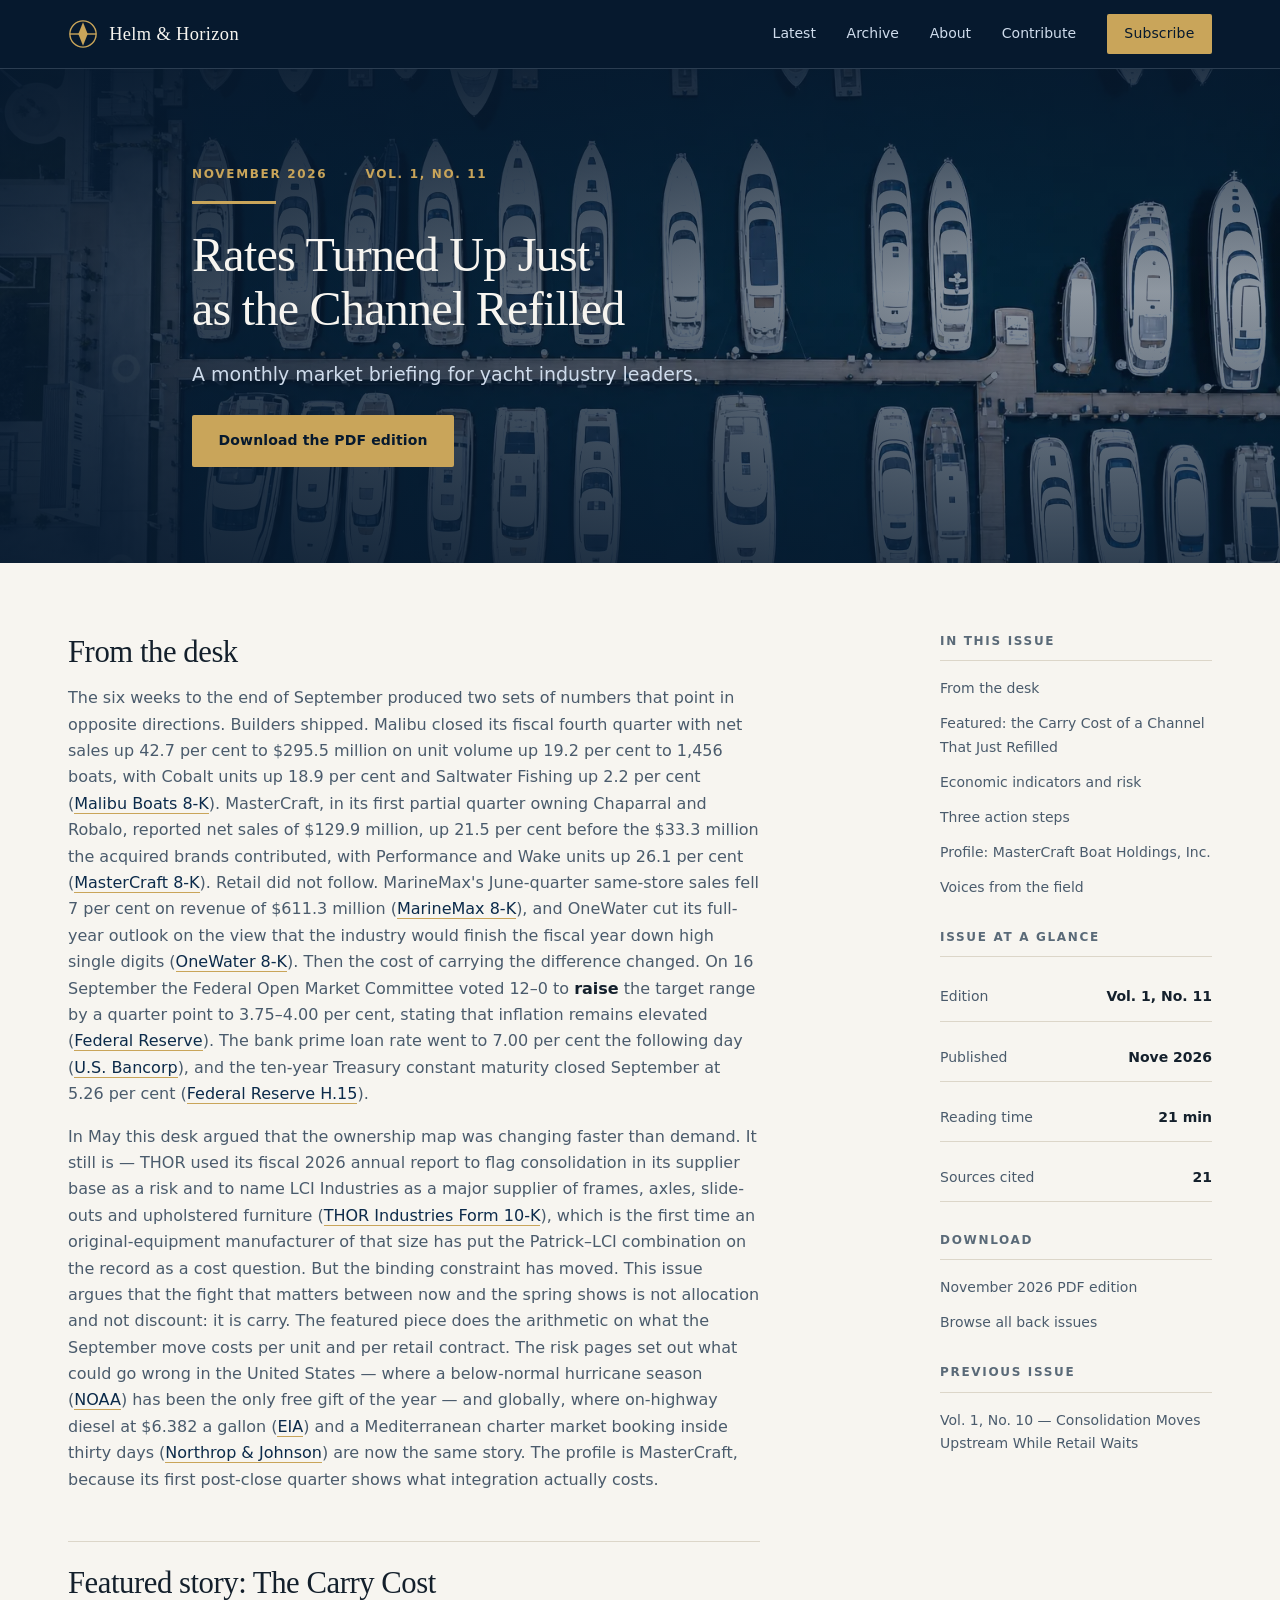
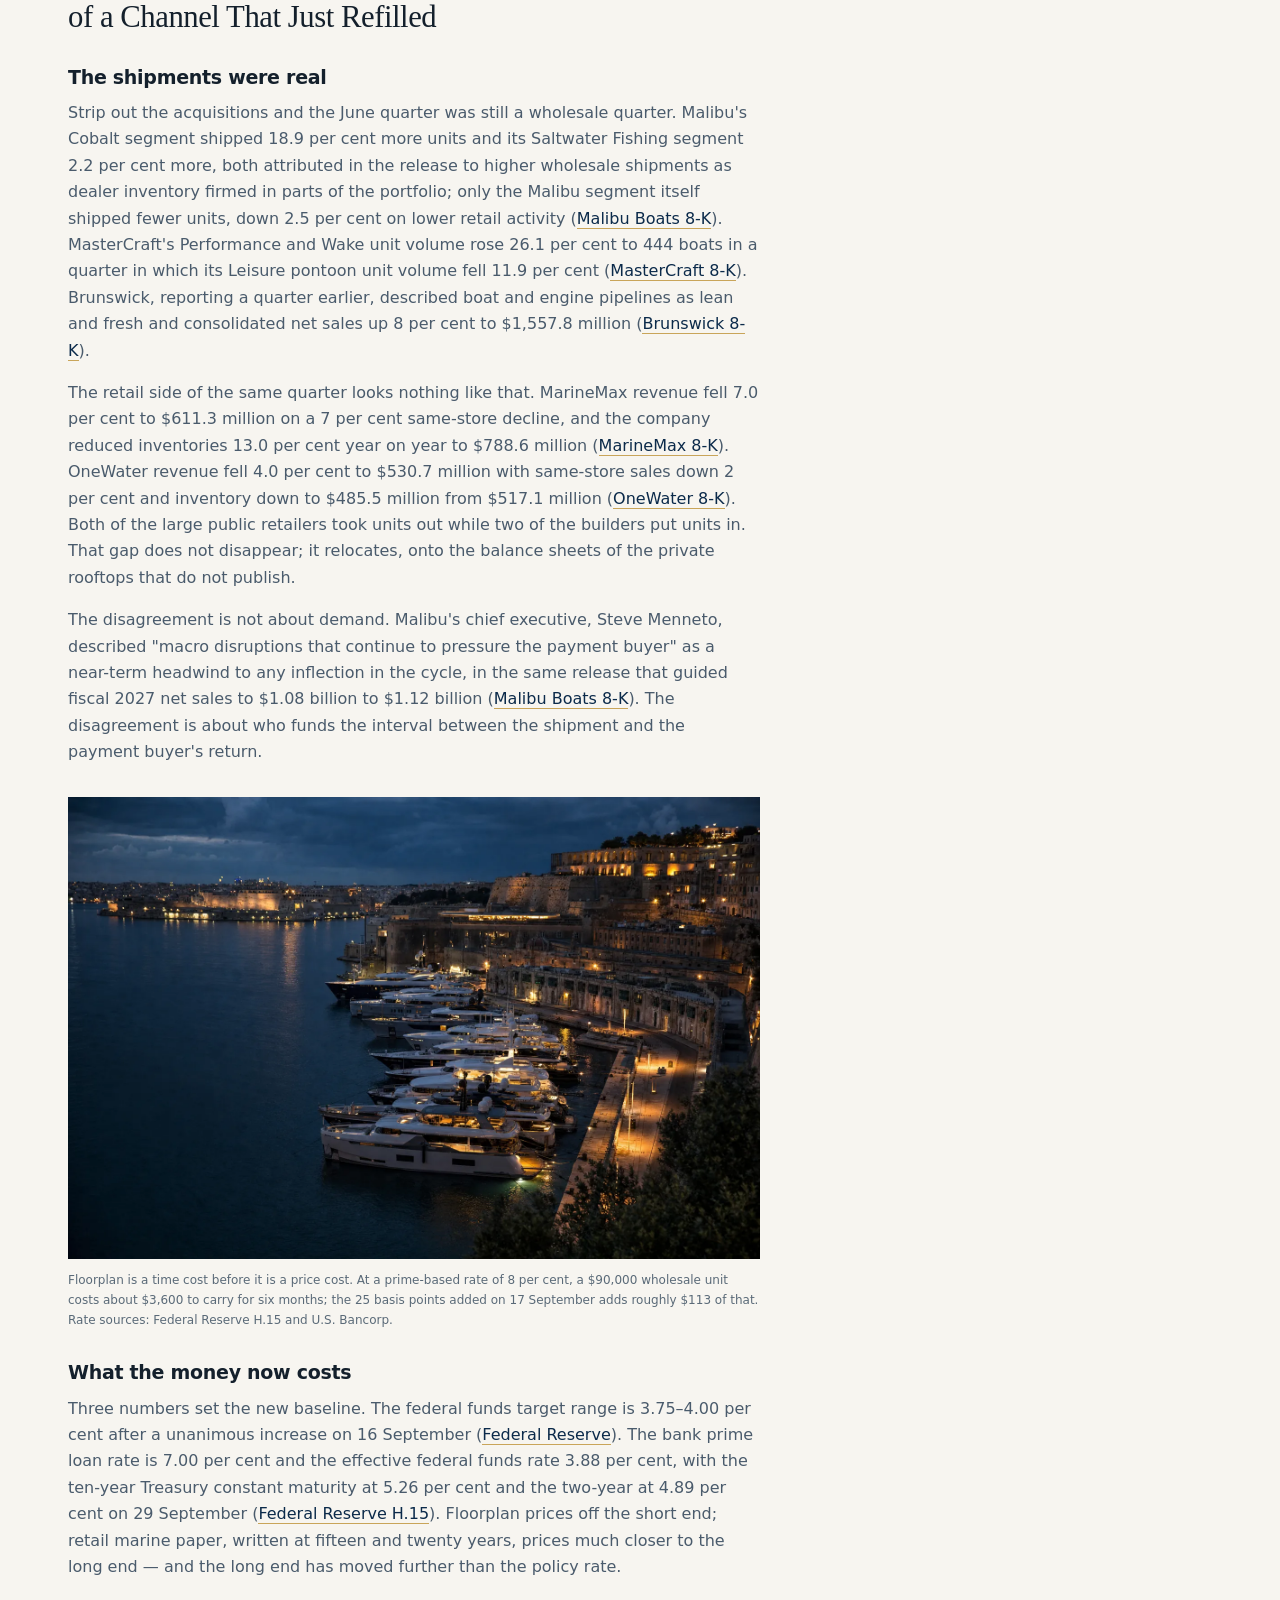
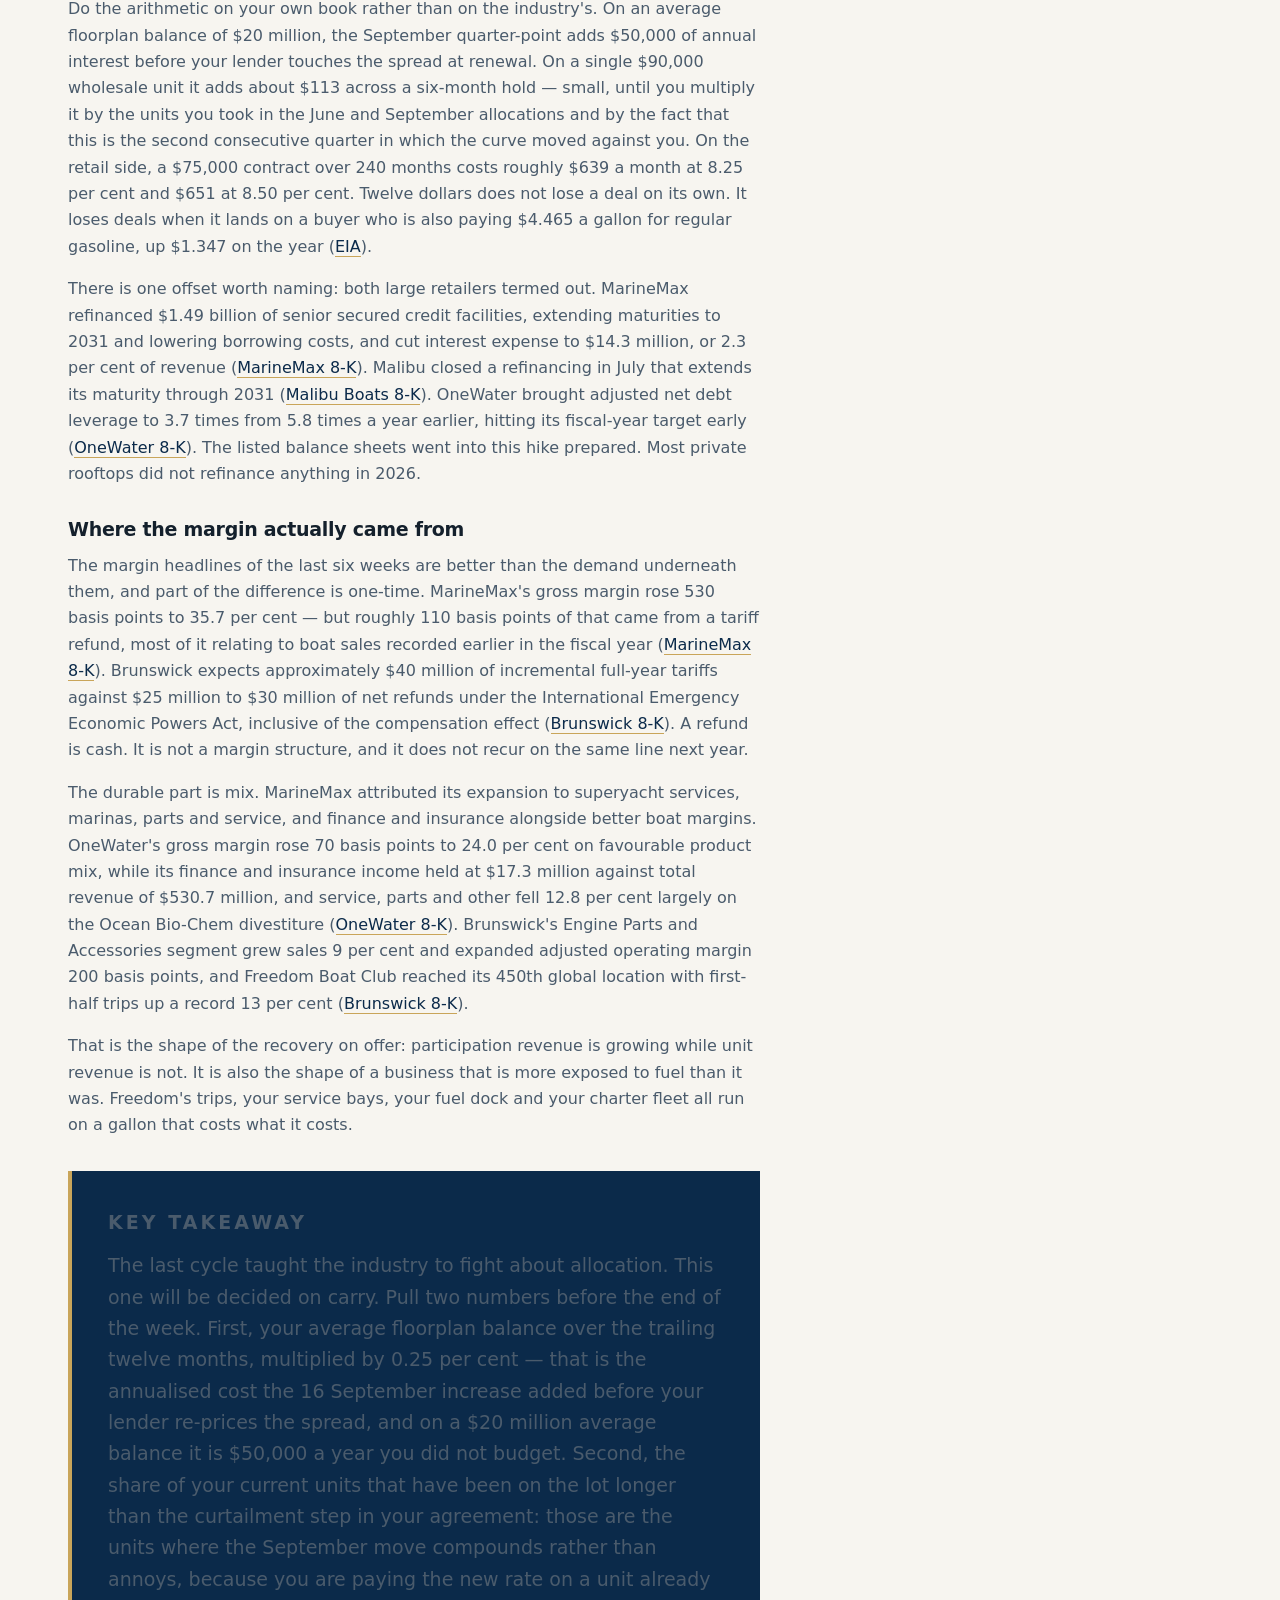
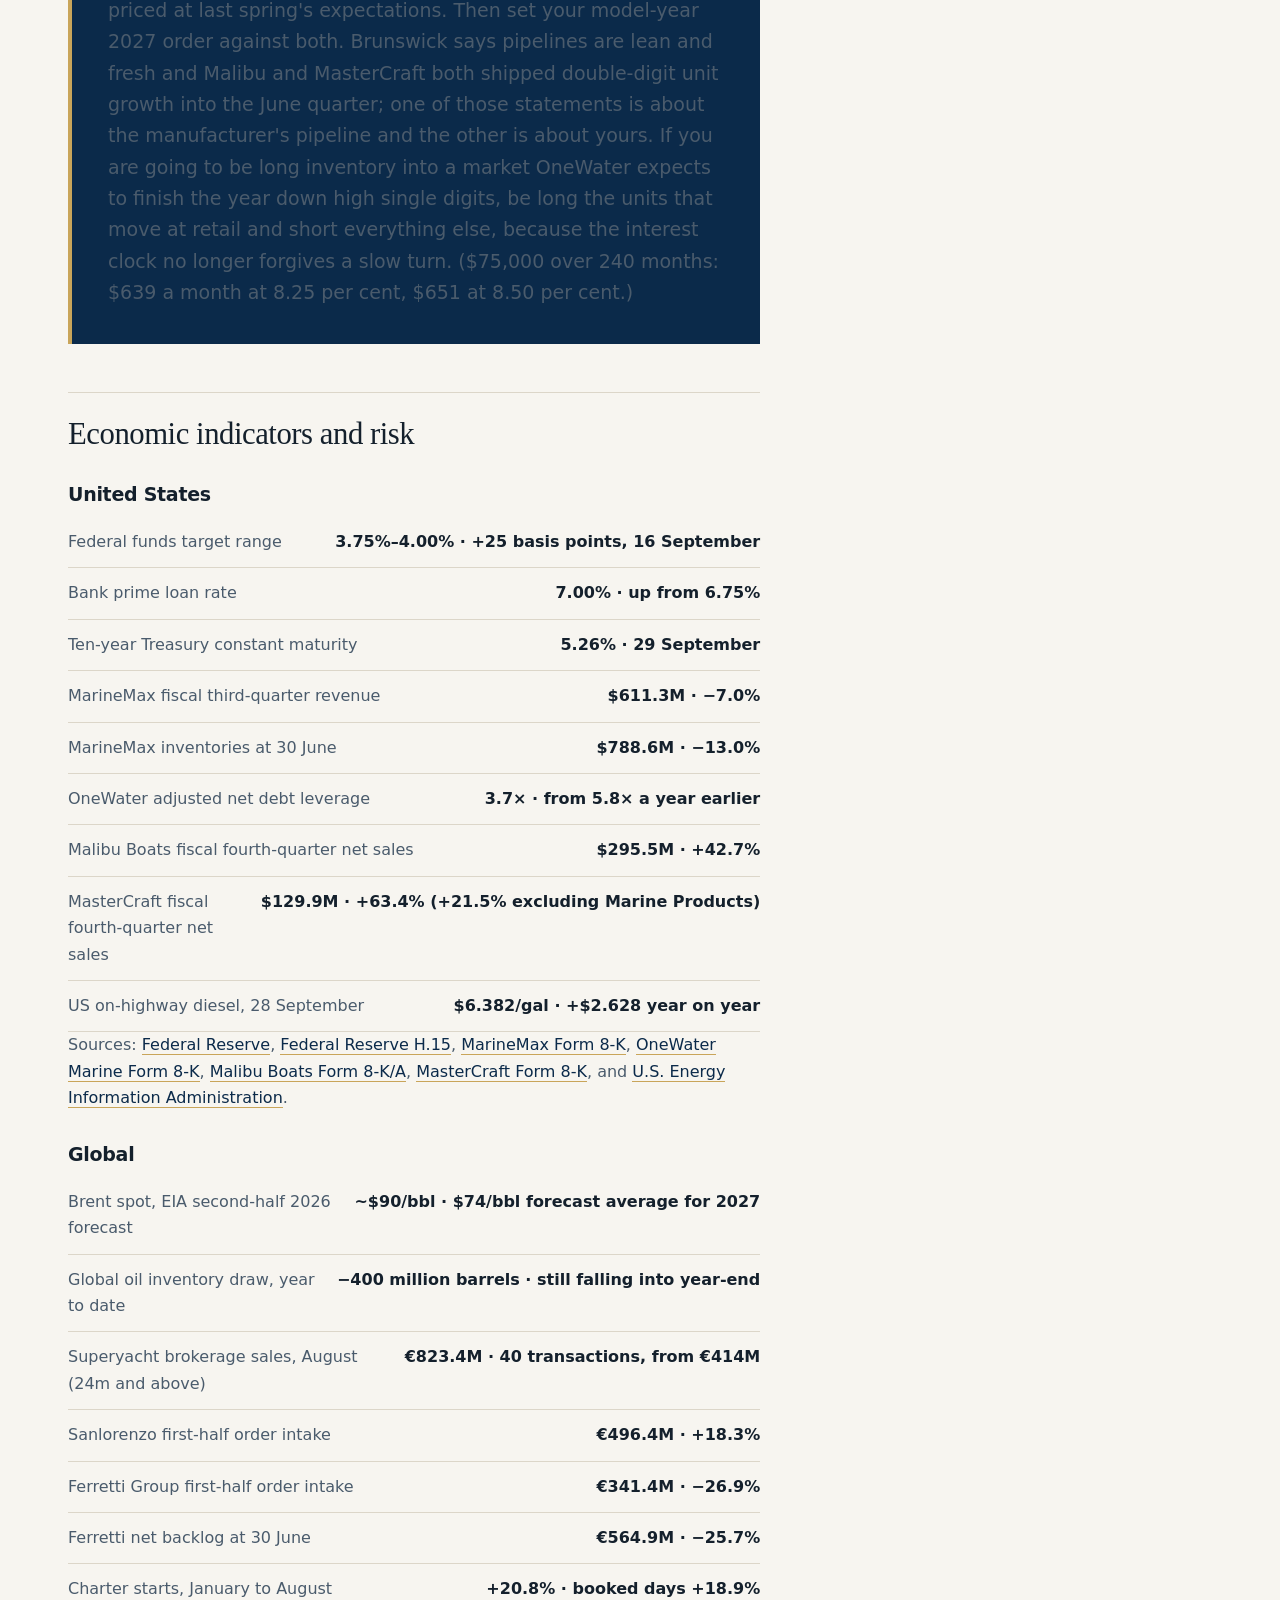
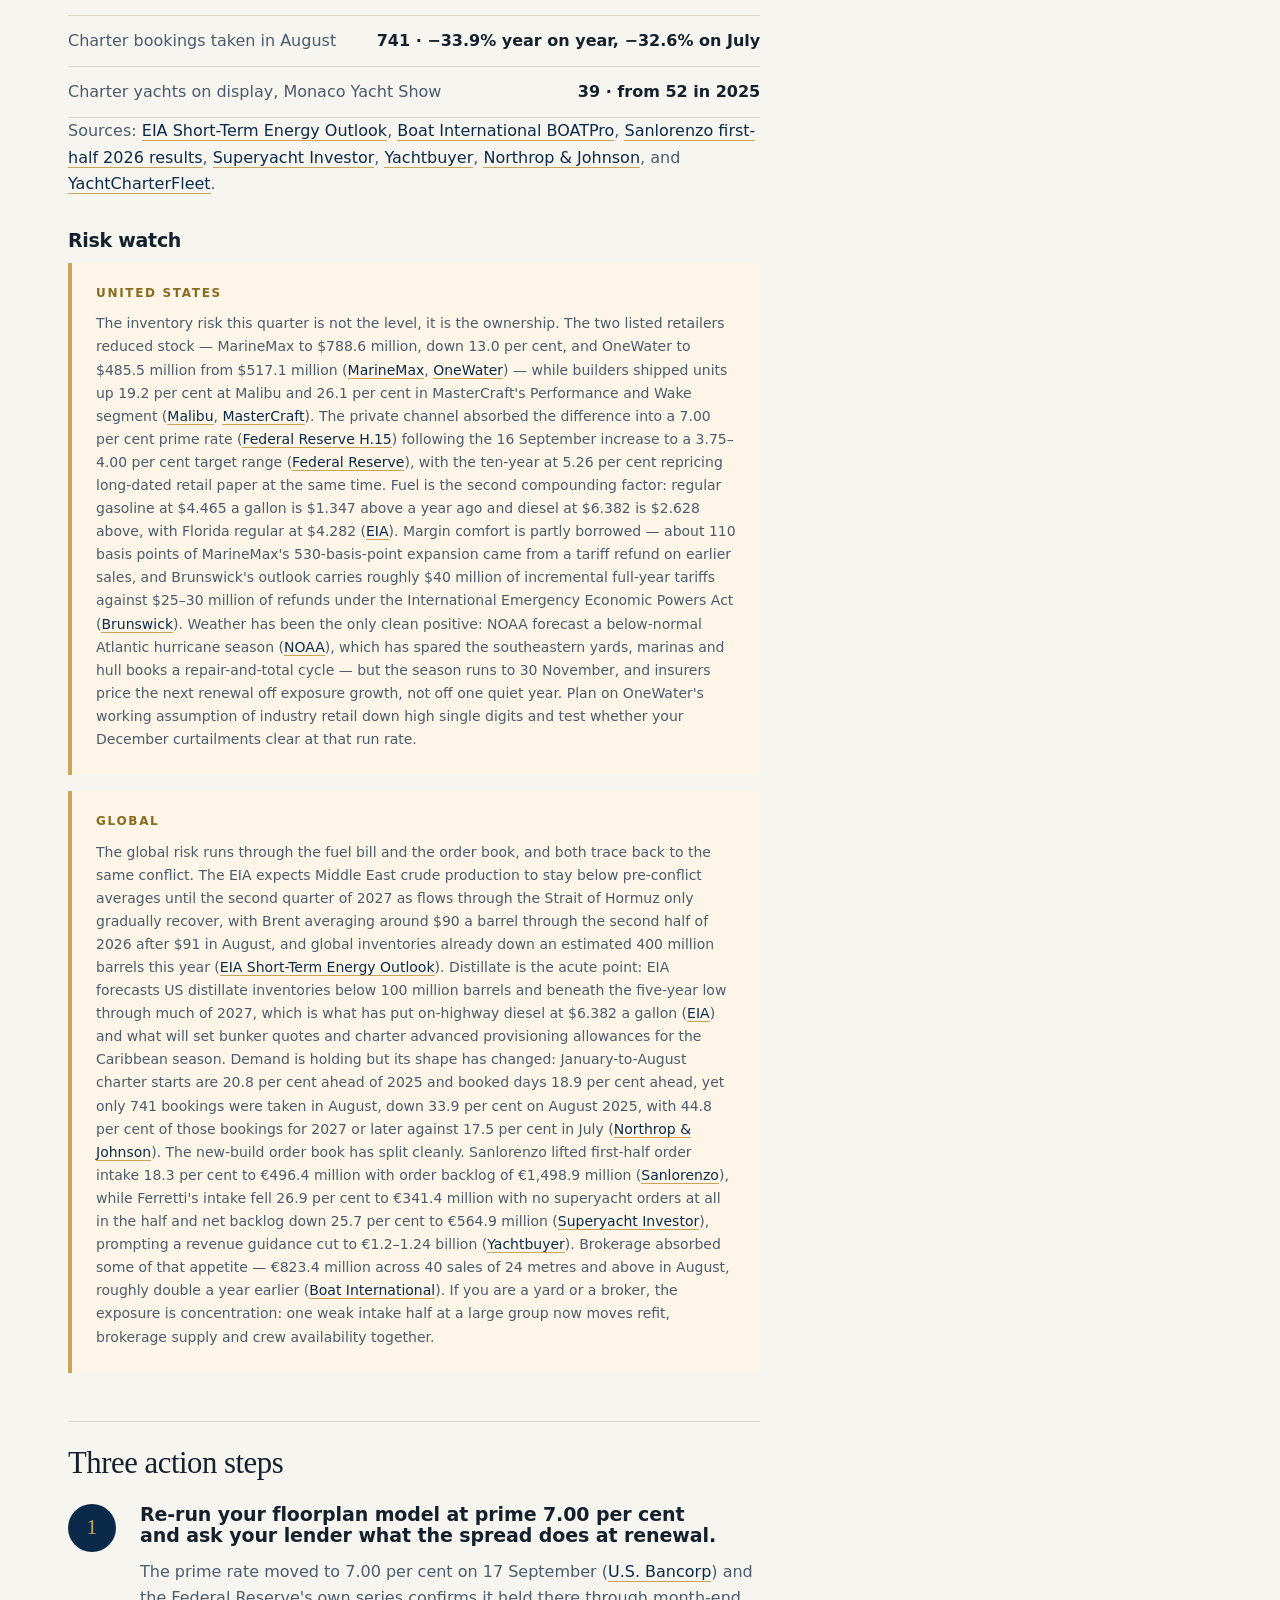
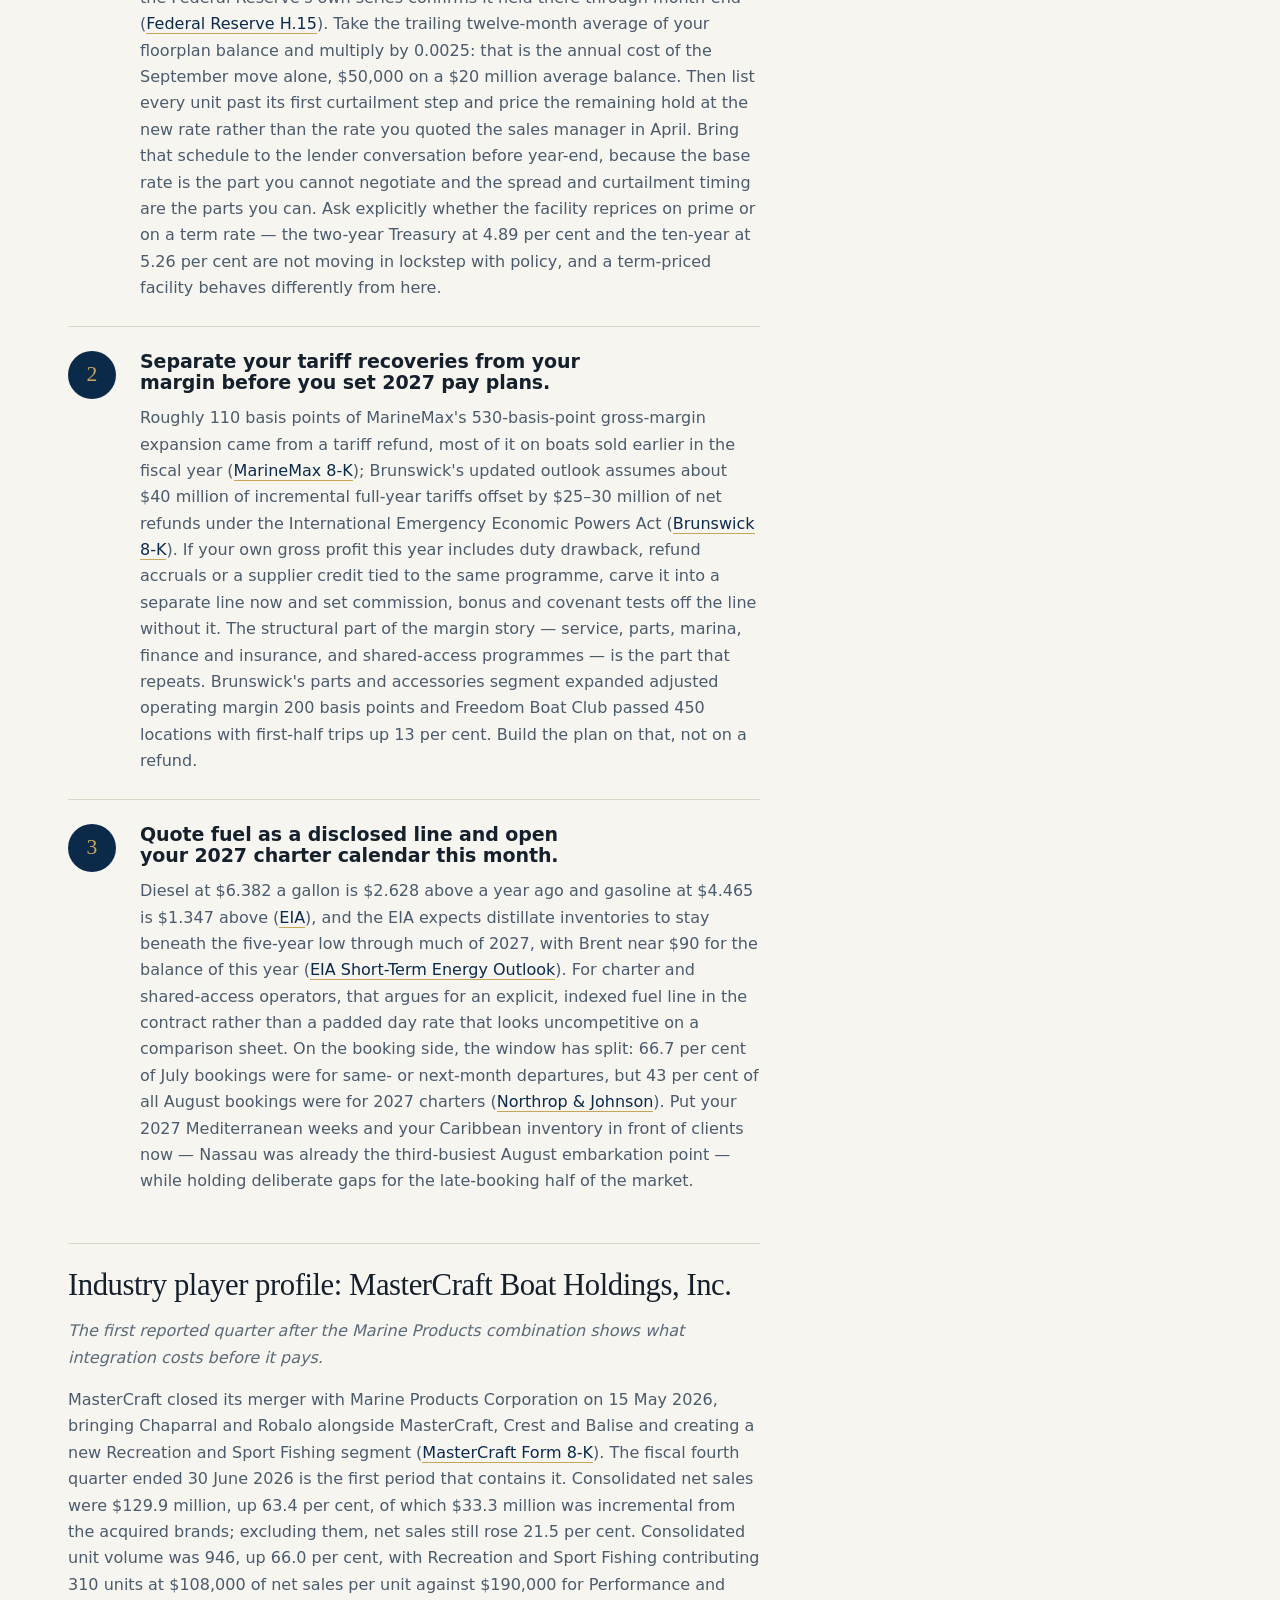
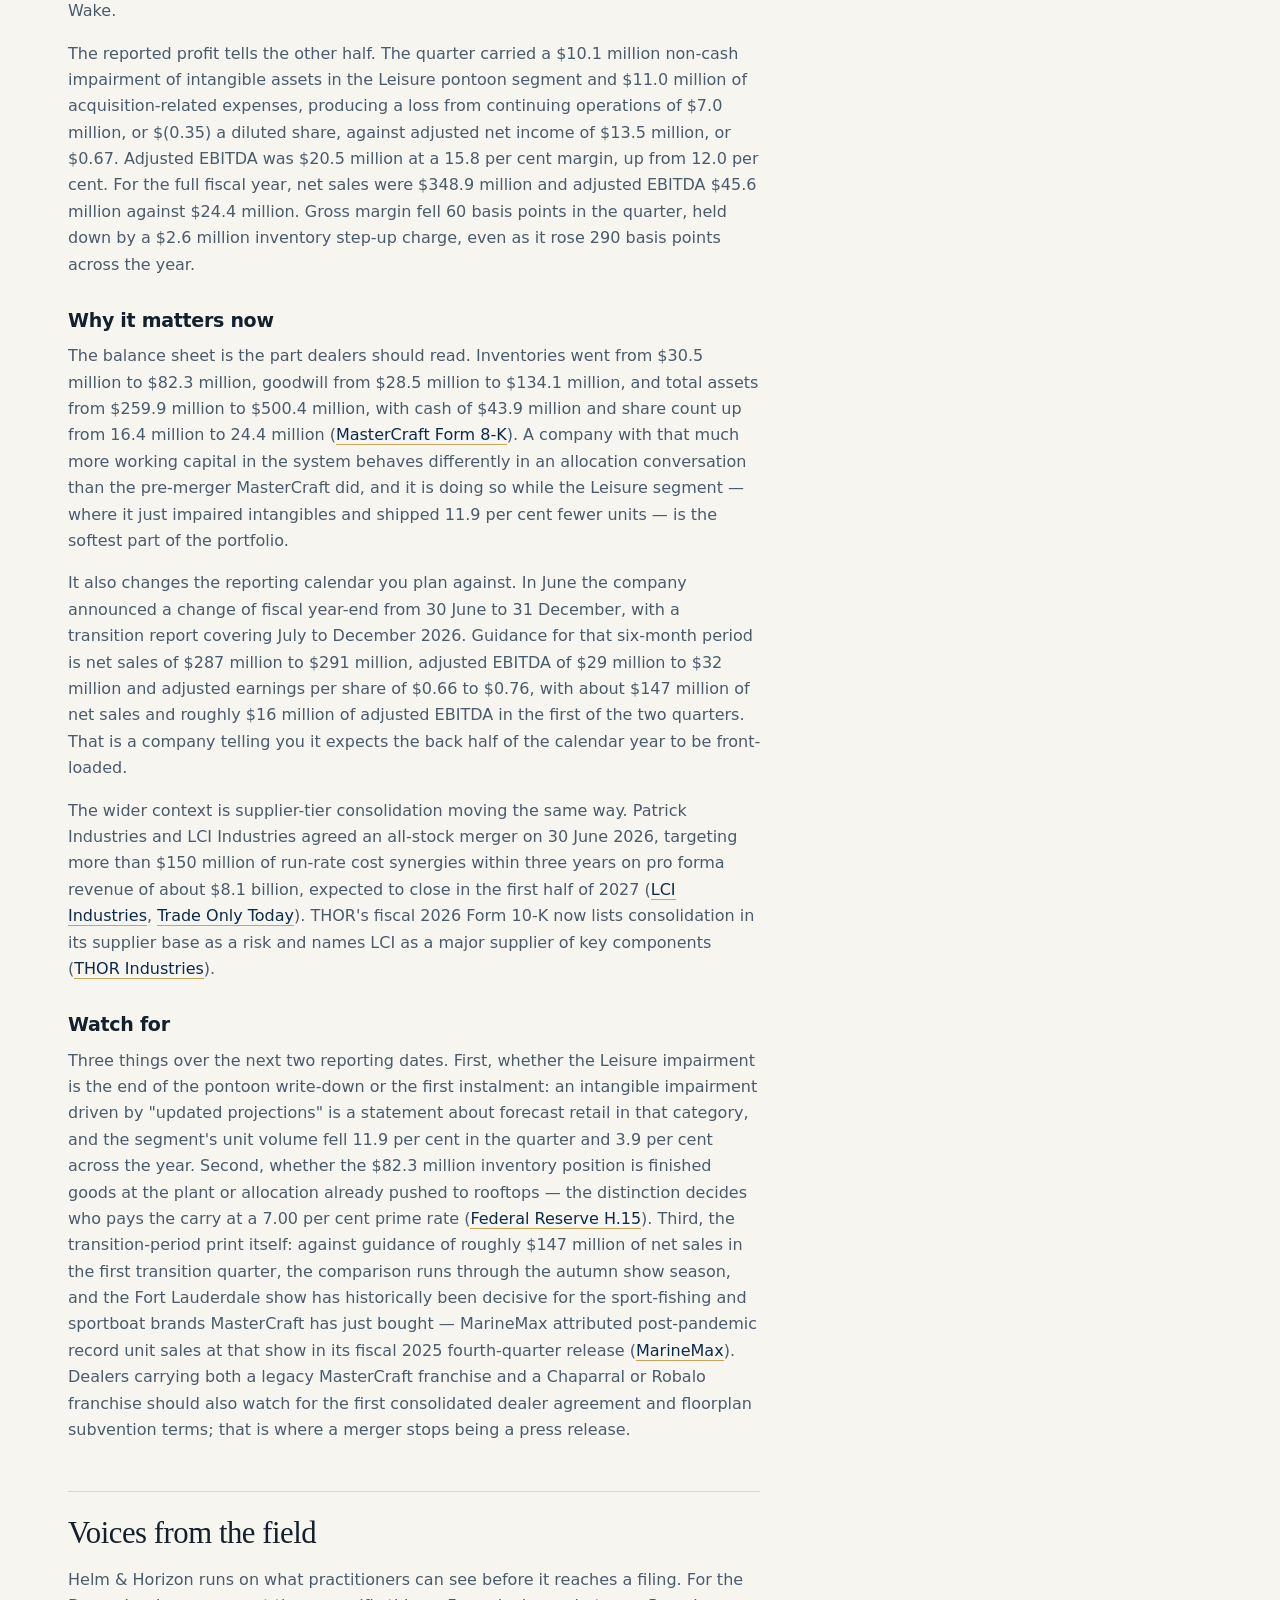
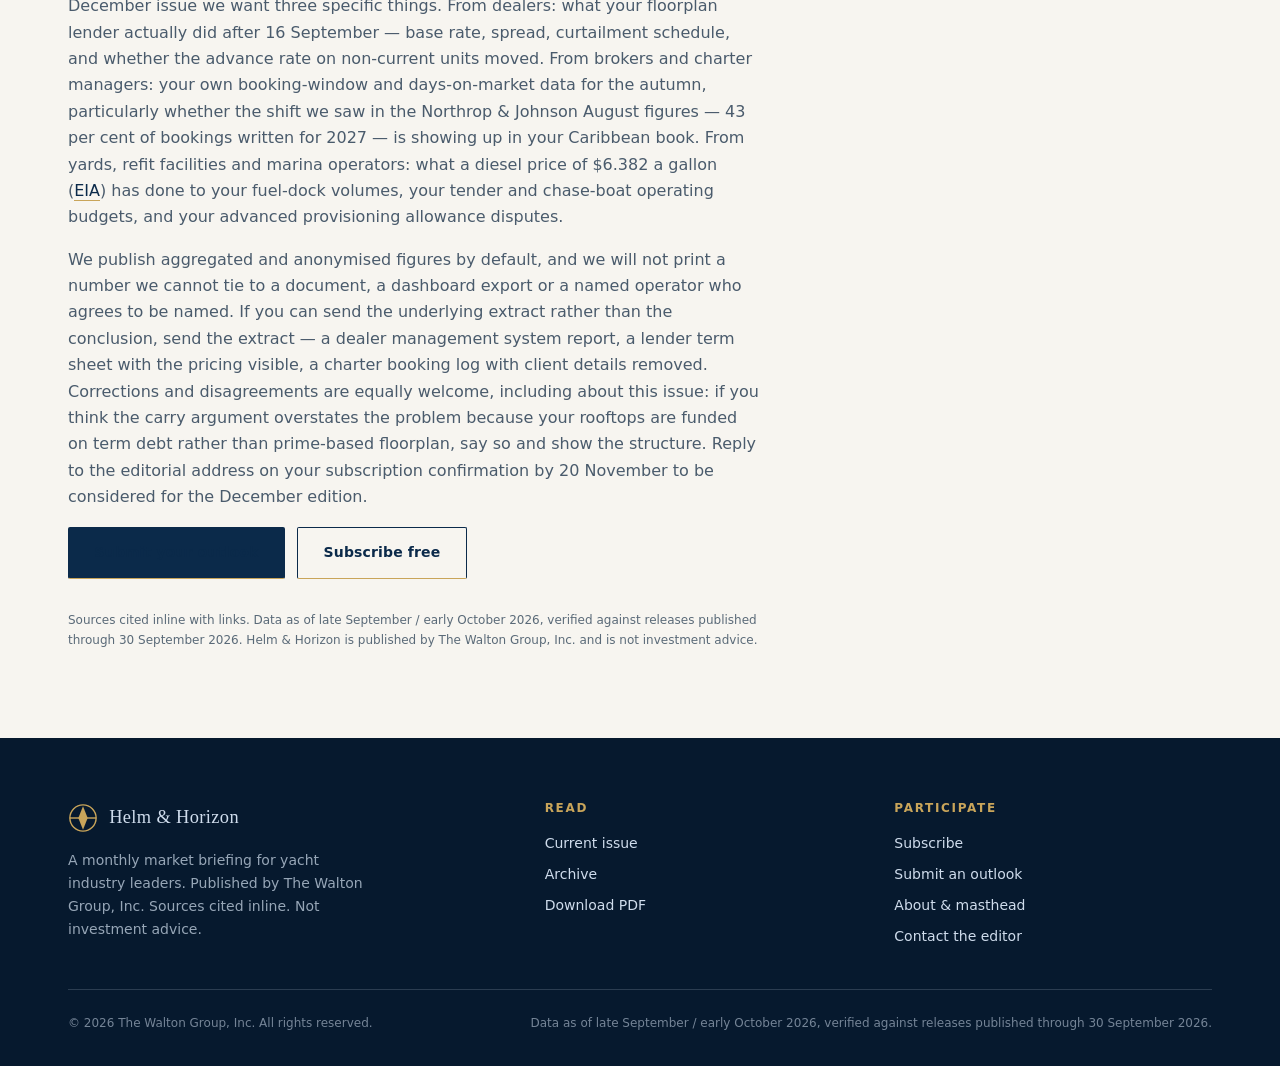
<file: editions/november-2026.html>
<!doctype html>
<html lang="en">
  <head>
    <meta charset="utf-8" />
    <meta name="viewport" content="width=device-width, initial-scale=1" />
    <title>
      Rates Turned Up Just as the Channel Refilled — Helm &amp; Horizon, November 2026
    </title>
    <meta
      name="description"
      content="Wholesale refilled the channel in the June quarter while retail kept shrinking. Then the Fed hiked to 3.75-4.00% and diesel hit $6.38. What the carry costs now, and where risk sits."
    />
    <link rel="canonical" href="https://thehelmandhorizon.com/editions/november-2026" />
    <meta property="og:type" content="article" />
    <meta property="og:site_name" content="Helm &amp; Horizon" />
    <meta property="og:url" content="https://thehelmandhorizon.com/editions/november-2026" />
    <meta property="og:title" content="Rates Turned Up Just as the Channel Refilled" />
    <meta
      property="og:description"
      content="Builders shipped a strong June quarter into a retail market that is still shrinking, and on 16 September the Federal Reserve made holding that inventory more expensive."
    />
    <meta property="og:image" content="https://thehelmandhorizon.com/assets/img/marina-aerial.webp" />
    <meta name="twitter:card" content="summary_large_image" />
    <link
      rel="icon"
      href="data:image/svg+xml,%3Csvg xmlns='http://www.w3.org/2000/svg' viewBox='0 0 32 32'%3E%3Crect width='32' height='32' fill='%2306192e'/%3E%3Cpath d='M16 5l4.5 11L16 27l-4.5-11z' fill='%23c9a55a'/%3E%3Cpath d='M4 16h24' stroke='%23c9a55a' stroke-width='1.6'/%3E%3C/svg%3E"
    />
    <link
      href="https://api.fontshare.com/v2/css?f[]=zodiak@400,500,700&f[]=satoshi@400,500,700&display=swap"
      rel="stylesheet"
    />
    <link rel="stylesheet" href="/assets/base.css?v=2" />
    <script type="application/ld+json">
      {
        "@context": "https://schema.org",
        "@type": "NewsArticle",
        "headline": "Rates Turned Up Just as the Channel Refilled",
        "datePublished": "2026-11-05",
        "publisher": { "@type": "Organization", "name": "The Walton Group, Inc." },
        "isPartOf": { "@type": "Periodical", "name": "Helm & Horizon" }
      }
    </script>
  </head>
  <body>
    <a class="skip" href="#main">Skip to content</a>

    <header class="masthead">
      <div class="shell masthead__inner">
        <a class="brand" href="/" aria-label="Helm and Horizon home">
          <svg viewBox="0 0 32 32" fill="none" aria-hidden="true">
            <circle cx="16" cy="16" r="14" stroke="currentColor" stroke-width="1.5" />
            <path d="M2 16h28" stroke="currentColor" stroke-width="1.5" />
            <path d="M16 3.5 21 16l-5 12.5L11 16z" fill="currentColor" />
          </svg>
          <span class="brand__name">Helm &amp; Horizon</span>
        </a>
        <button
          class="nav__toggle"
          type="button"
          aria-expanded="false"
          aria-controls="site-nav"
          aria-label="Toggle navigation"
        >
          <svg width="18" height="14" viewBox="0 0 18 14" fill="none" aria-hidden="true">
            <path d="M0 1h18M0 7h18M0 13h18" stroke="currentColor" stroke-width="1.6" />
          </svg>
        </button>
        <nav class="nav" id="site-nav" aria-label="Primary">
          <a href="/">Latest</a>
          <a href="/archive">Archive</a>
          <a href="/about">About</a>
          <a href="/submit">Contribute</a>
          <a class="nav__cta" href="/subscribe">Subscribe</a>
        </nav>
      </div>
    </header>

    <main id="main">
      <!-- ===== Issue header ===== -->
      <section class="hero">
        <div class="hero__media">
          <img
            src="/assets/img/marina-aerial.webp"
            alt="Aerial view of a crowded marina with rows of moored powerboats and empty slips at the outer docks"
            width="1536"
            height="1024"
            fetchpriority="high"
          />
        </div>
        <div class="shell hero__inner" style="padding-block: clamp(3rem, 8vw, 6rem)">
          <div class="hero__meta">
            <span>November 2026</span><span>Vol. 1, No. 11</span>
          </div>
          <div class="hero__rule"></div>
          <h1 style="font-size: var(--text-2xl)">
            Rates Turned Up Just as the Channel Refilled
          </h1>
          <p class="hero__lede" style="margin-bottom: var(--space-6)">
            A monthly market briefing for yacht industry leaders.
          </p>
          <div class="btn-row">
            <a class="btn btn--gold" href="/pdf/Helm_Horizon_November2026.pdf"
              >Download the PDF edition</a
            >
          </div>
        </div>
      </section>

      <div class="article">
        <div class="shell article__shell">
          <!-- ================= BODY ================= -->
          <article class="prose">
            <h2 id="desk">From the desk</h2>
            <p>The six weeks to the end of September produced two sets of numbers that point in opposite directions. Builders shipped. Malibu closed its fiscal fourth quarter with net sales up 42.7 per cent to $295.5 million on unit volume up 19.2 per cent to 1,456 boats, with Cobalt units up 18.9 per cent and Saltwater Fishing up 2.2 per cent (<a href="https://www.sec.gov/Archives/edgar/data/0001590976/000159097626000042/correctedex991-4q2026earni.htm" target="_blank" rel="noopener noreferrer">Malibu Boats 8-K</a>). MasterCraft, in its first partial quarter owning Chaparral and Robalo, reported net sales of $129.9 million, up 21.5 per cent before the $33.3 million the acquired brands contributed, with Performance and Wake units up 26.1 per cent (<a href="https://www.sec.gov/Archives/edgar/data/0001638290/000119312526387237/mcft-ex99_1.htm" target="_blank" rel="noopener noreferrer">MasterCraft 8-K</a>). Retail did not follow. MarineMax's June-quarter same-store sales fell 7 per cent on revenue of $611.3 million (<a href="https://www.sec.gov/Archives/edgar/data/0001057060/000119312526313363/hzo-ex99_1.htm" target="_blank" rel="noopener noreferrer">MarineMax 8-K</a>), and OneWater cut its full-year outlook on the view that the industry would finish the fiscal year down high single digits (<a href="https://www.sec.gov/Archives/edgar/data/0001772921/000177292126000041/onew-q326earningsreleasexe.htm" target="_blank" rel="noopener noreferrer">OneWater 8-K</a>). Then the cost of carrying the difference changed. On 16 September the Federal Open Market Committee voted 12–0 to <strong>raise</strong> the target range by a quarter point to 3.75–4.00 per cent, stating that inflation remains elevated (<a href="https://www.federalreserve.gov/newsevents/pressreleases/monetary20260916a.htm" target="_blank" rel="noopener noreferrer">Federal Reserve</a>). The bank prime loan rate went to 7.00 per cent the following day (<a href="https://ir.usbank.com/news-events/news/news-details/2026/U-S--Bank-Increases-Prime-Lending-Rate-to-7-00-Percent/default.aspx" target="_blank" rel="noopener noreferrer">U.S. Bancorp</a>), and the ten-year Treasury constant maturity closed September at 5.26 per cent (<a href="https://www.federalreserve.gov/releases/h15/" target="_blank" rel="noopener noreferrer">Federal Reserve H.15</a>).</p>
            <p>In May this desk argued that the ownership map was changing faster than demand. It still is — THOR used its fiscal 2026 annual report to flag consolidation in its supplier base as a risk and to name LCI Industries as a major supplier of frames, axles, slide-outs and upholstered furniture (<a href="https://www.sec.gov/Archives/edgar/data/0000730263/000073026326000027/tho-20260731.htm" target="_blank" rel="noopener noreferrer">THOR Industries Form 10-K</a>), which is the first time an original-equipment manufacturer of that size has put the Patrick–LCI combination on the record as a cost question. But the binding constraint has moved. This issue argues that the fight that matters between now and the spring shows is not allocation and not discount: it is carry. The featured piece does the arithmetic on what the September move costs per unit and per retail contract. The risk pages set out what could go wrong in the United States — where a below-normal hurricane season (<a href="https://www.noaa.gov/news-release/noaa-predicts-below-normal-2026-atlantic-hurricane-season" target="_blank" rel="noopener noreferrer">NOAA</a>) has been the only free gift of the year — and globally, where on-highway diesel at $6.382 a gallon (<a href="https://www.eia.gov/petroleum/gasdiesel/" target="_blank" rel="noopener noreferrer">EIA</a>) and a Mediterranean charter market booking inside thirty days (<a href="https://www.northropandjohnson.com/navigator-news/charter/the-charter-market-after-a-strong-summer" target="_blank" rel="noopener noreferrer">Northrop &amp; Johnson</a>) are now the same story. The profile is MasterCraft, because its first post-close quarter shows what integration actually costs.</p>

            <h2 id="featured">Featured story: The Carry Cost of a Channel That Just Refilled</h2>
            <h3>The shipments were real</h3>
            <p>Strip out the acquisitions and the June quarter was still a wholesale quarter. Malibu's Cobalt segment shipped 18.9 per cent more units and its Saltwater Fishing segment 2.2 per cent more, both attributed in the release to higher wholesale shipments as dealer inventory firmed in parts of the portfolio; only the Malibu segment itself shipped fewer units, down 2.5 per cent on lower retail activity (<a href="https://www.sec.gov/Archives/edgar/data/0001590976/000159097626000042/correctedex991-4q2026earni.htm" target="_blank" rel="noopener noreferrer">Malibu Boats 8-K</a>). MasterCraft's Performance and Wake unit volume rose 26.1 per cent to 444 boats in a quarter in which its Leisure pontoon unit volume fell 11.9 per cent (<a href="https://www.sec.gov/Archives/edgar/data/0001638290/000119312526387237/mcft-ex99_1.htm" target="_blank" rel="noopener noreferrer">MasterCraft 8-K</a>). Brunswick, reporting a quarter earlier, described boat and engine pipelines as lean and fresh and consolidated net sales up 8 per cent to $1,557.8 million (<a href="https://www.sec.gov/Archives/edgar/data/0000014930/000001493026000087/q22026exhibit99_1.htm" target="_blank" rel="noopener noreferrer">Brunswick 8-K</a>).</p>
            <p>The retail side of the same quarter looks nothing like that. MarineMax revenue fell 7.0 per cent to $611.3 million on a 7 per cent same-store decline, and the company reduced inventories 13.0 per cent year on year to $788.6 million (<a href="https://www.sec.gov/Archives/edgar/data/0001057060/000119312526313363/hzo-ex99_1.htm" target="_blank" rel="noopener noreferrer">MarineMax 8-K</a>). OneWater revenue fell 4.0 per cent to $530.7 million with same-store sales down 2 per cent and inventory down to $485.5 million from $517.1 million (<a href="https://www.sec.gov/Archives/edgar/data/0001772921/000177292126000041/onew-q326earningsreleasexe.htm" target="_blank" rel="noopener noreferrer">OneWater 8-K</a>). Both of the large public retailers took units out while two of the builders put units in. That gap does not disappear; it relocates, onto the balance sheets of the private rooftops that do not publish.</p>
            <p>The disagreement is not about demand. Malibu's chief executive, Steve Menneto, described &quot;macro disruptions that continue to pressure the payment buyer&quot; as a near-term headwind to any inflection in the cycle, in the same release that guided fiscal 2027 net sales to $1.08 billion to $1.12 billion (<a href="https://www.sec.gov/Archives/edgar/data/0001590976/000159097626000042/correctedex991-4q2026earni.htm" target="_blank" rel="noopener noreferrer">Malibu Boats 8-K</a>). The disagreement is about who funds the interval between the shipment and the payment buyer's return.</p>
            <figure>
              <img
                src="/assets/img/harbour-dusk.webp"
                alt="Powerboats rafted along a harbour wall at dusk with yard lights on and no activity on the docks"
                width="1536"
                height="1024"
                loading="lazy"
              />
              <figcaption>Floorplan is a time cost before it is a price cost. At a prime-based rate of 8 per cent, a $90,000 wholesale unit costs about $3,600 to carry for six months; the 25 basis points added on 17 September adds roughly $113 of that. Rate sources: Federal Reserve H.15 and U.S. Bancorp.</figcaption>
            </figure>
            <h3>What the money now costs</h3>
            <p>Three numbers set the new baseline. The federal funds target range is 3.75–4.00 per cent after a unanimous increase on 16 September (<a href="https://www.federalreserve.gov/newsevents/pressreleases/monetary20260916a.htm" target="_blank" rel="noopener noreferrer">Federal Reserve</a>). The bank prime loan rate is 7.00 per cent and the effective federal funds rate 3.88 per cent, with the ten-year Treasury constant maturity at 5.26 per cent and the two-year at 4.89 per cent on 29 September (<a href="https://www.federalreserve.gov/releases/h15/" target="_blank" rel="noopener noreferrer">Federal Reserve H.15</a>). Floorplan prices off the short end; retail marine paper, written at fifteen and twenty years, prices much closer to the long end — and the long end has moved further than the policy rate.</p>
            <p>Do the arithmetic on your own book rather than on the industry's. On an average floorplan balance of $20 million, the September quarter-point adds $50,000 of annual interest before your lender touches the spread at renewal. On a single $90,000 wholesale unit it adds about $113 across a six-month hold — small, until you multiply it by the units you took in the June and September allocations and by the fact that this is the second consecutive quarter in which the curve moved against you. On the retail side, a $75,000 contract over 240 months costs roughly $639 a month at 8.25 per cent and $651 at 8.50 per cent. Twelve dollars does not lose a deal on its own. It loses deals when it lands on a buyer who is also paying $4.465 a gallon for regular gasoline, up $1.347 on the year (<a href="https://www.eia.gov/petroleum/gasdiesel/" target="_blank" rel="noopener noreferrer">EIA</a>).</p>
            <p>There is one offset worth naming: both large retailers termed out. MarineMax refinanced $1.49 billion of senior secured credit facilities, extending maturities to 2031 and lowering borrowing costs, and cut interest expense to $14.3 million, or 2.3 per cent of revenue (<a href="https://www.sec.gov/Archives/edgar/data/0001057060/000119312526313363/hzo-ex99_1.htm" target="_blank" rel="noopener noreferrer">MarineMax 8-K</a>). Malibu closed a refinancing in July that extends its maturity through 2031 (<a href="https://www.sec.gov/Archives/edgar/data/0001590976/000159097626000042/correctedex991-4q2026earni.htm" target="_blank" rel="noopener noreferrer">Malibu Boats 8-K</a>). OneWater brought adjusted net debt leverage to 3.7 times from 5.8 times a year earlier, hitting its fiscal-year target early (<a href="https://www.sec.gov/Archives/edgar/data/0001772921/000177292126000041/onew-q326earningsreleasexe.htm" target="_blank" rel="noopener noreferrer">OneWater 8-K</a>). The listed balance sheets went into this hike prepared. Most private rooftops did not refinance anything in 2026.</p>
            <h3>Where the margin actually came from</h3>
            <p>The margin headlines of the last six weeks are better than the demand underneath them, and part of the difference is one-time. MarineMax's gross margin rose 530 basis points to 35.7 per cent — but roughly 110 basis points of that came from a tariff refund, most of it relating to boat sales recorded earlier in the fiscal year (<a href="https://www.sec.gov/Archives/edgar/data/0001057060/000119312526313363/hzo-ex99_1.htm" target="_blank" rel="noopener noreferrer">MarineMax 8-K</a>). Brunswick expects approximately $40 million of incremental full-year tariffs against $25 million to $30 million of net refunds under the International Emergency Economic Powers Act, inclusive of the compensation effect (<a href="https://www.sec.gov/Archives/edgar/data/0000014930/000001493026000087/q22026exhibit99_1.htm" target="_blank" rel="noopener noreferrer">Brunswick 8-K</a>). A refund is cash. It is not a margin structure, and it does not recur on the same line next year.</p>
            <p>The durable part is mix. MarineMax attributed its expansion to superyacht services, marinas, parts and service, and finance and insurance alongside better boat margins. OneWater's gross margin rose 70 basis points to 24.0 per cent on favourable product mix, while its finance and insurance income held at $17.3 million against total revenue of $530.7 million, and service, parts and other fell 12.8 per cent largely on the Ocean Bio-Chem divestiture (<a href="https://www.sec.gov/Archives/edgar/data/0001772921/000177292126000041/onew-q326earningsreleasexe.htm" target="_blank" rel="noopener noreferrer">OneWater 8-K</a>). Brunswick's Engine Parts and Accessories segment grew sales 9 per cent and expanded adjusted operating margin 200 basis points, and Freedom Boat Club reached its 450th global location with first-half trips up a record 13 per cent (<a href="https://www.sec.gov/Archives/edgar/data/0000014930/000001493026000087/q22026exhibit99_1.htm" target="_blank" rel="noopener noreferrer">Brunswick 8-K</a>).</p>
            <p>That is the shape of the recovery on offer: participation revenue is growing while unit revenue is not. It is also the shape of a business that is more exposed to fuel than it was. Freedom's trips, your service bays, your fuel dock and your charter fleet all run on a gallon that costs what it costs.</p>
            <div class="callout">
              <p class="eyebrow">Key takeaway</p>
              <p>The last cycle taught the industry to fight about allocation. This one will be decided on carry. Pull two numbers before the end of the week. First, your average floorplan balance over the trailing twelve months, multiplied by 0.25 per cent — that is the annualised cost the 16 September increase added before your lender re-prices the spread, and on a $20 million average balance it is $50,000 a year you did not budget. Second, the share of your current units that have been on the lot longer than the curtailment step in your agreement: those are the units where the September move compounds rather than annoys, because you are paying the new rate on a unit already priced at last spring's expectations. Then set your model-year 2027 order against both. Brunswick says pipelines are lean and fresh and Malibu and MasterCraft both shipped double-digit unit growth into the June quarter; one of those statements is about the manufacturer's pipeline and the other is about yours. If you are going to be long inventory into a market OneWater expects to finish the year down high single digits, be long the units that move at retail and short everything else, because the interest clock no longer forgives a slow turn.  ($75,000 over 240 months: $639 a month at 8.25 per cent, $651 at 8.50 per cent.)</p>
            </div>

            <h2 id="numbers">Economic indicators and risk</h2>
            <h3>United States</h3>
            <ul class="datalist">
              <li><span>Federal funds target range</span><b>3.75%–4.00% · +25 basis points, 16 September</b></li>
              <li><span>Bank prime loan rate</span><b>7.00% · up from 6.75%</b></li>
              <li><span>Ten-year Treasury constant maturity</span><b>5.26% · 29 September</b></li>
              <li><span>MarineMax fiscal third-quarter revenue</span><b>$611.3M · −7.0%</b></li>
              <li><span>MarineMax inventories at 30 June</span><b>$788.6M · −13.0%</b></li>
              <li><span>OneWater adjusted net debt leverage</span><b>3.7× · from 5.8× a year earlier</b></li>
              <li><span>Malibu Boats fiscal fourth-quarter net sales</span><b>$295.5M · +42.7%</b></li>
              <li><span>MasterCraft fiscal fourth-quarter net sales</span><b>$129.9M · +63.4% (+21.5% excluding Marine Products)</b></li>
              <li><span>US on-highway diesel, 28 September</span><b>$6.382/gal · +$2.628 year on year</b></li>
            </ul>
            <p>Sources: <a href="https://www.federalreserve.gov/newsevents/pressreleases/monetary20260916a.htm" target="_blank" rel="noopener noreferrer">Federal Reserve</a>, <a href="https://www.federalreserve.gov/releases/h15/" target="_blank" rel="noopener noreferrer">Federal Reserve H.15</a>, <a href="https://www.sec.gov/Archives/edgar/data/0001057060/000119312526313363/hzo-ex99_1.htm" target="_blank" rel="noopener noreferrer">MarineMax Form 8-K</a>, <a href="https://www.sec.gov/Archives/edgar/data/0001772921/000177292126000041/onew-q326earningsreleasexe.htm" target="_blank" rel="noopener noreferrer">OneWater Marine Form 8-K</a>, <a href="https://www.sec.gov/Archives/edgar/data/0001590976/000159097626000042/correctedex991-4q2026earni.htm" target="_blank" rel="noopener noreferrer">Malibu Boats Form 8-K/A</a>, <a href="https://www.sec.gov/Archives/edgar/data/0001638290/000119312526387237/mcft-ex99_1.htm" target="_blank" rel="noopener noreferrer">MasterCraft Form 8-K</a>, and <a href="https://www.eia.gov/petroleum/gasdiesel/" target="_blank" rel="noopener noreferrer">U.S. Energy Information Administration</a>.</p>
            <h3>Global</h3>
            <ul class="datalist">
              <li><span>Brent spot, EIA second-half 2026 forecast</span><b>~$90/bbl · $74/bbl forecast average for 2027</b></li>
              <li><span>Global oil inventory draw, year to date</span><b>−400 million barrels · still falling into year-end</b></li>
              <li><span>Superyacht brokerage sales, August (24m and above)</span><b>€823.4M · 40 transactions, from €414M</b></li>
              <li><span>Sanlorenzo first-half order intake</span><b>€496.4M · +18.3%</b></li>
              <li><span>Ferretti Group first-half order intake</span><b>€341.4M · −26.9%</b></li>
              <li><span>Ferretti net backlog at 30 June</span><b>€564.9M · −25.7%</b></li>
              <li><span>Charter starts, January to August</span><b>+20.8% · booked days +18.9%</b></li>
              <li><span>Charter bookings taken in August</span><b>741 · −33.9% year on year, −32.6% on July</b></li>
              <li><span>Charter yachts on display, Monaco Yacht Show</span><b>39 · from 52 in 2025</b></li>
            </ul>
            <p>Sources: <a href="https://www.eia.gov/outlooks/steo/" target="_blank" rel="noopener noreferrer">EIA Short-Term Energy Outlook</a>, <a href="https://www.boatinternational.com/boat-pro/news/superyacht-brokerage-report-august-2026" target="_blank" rel="noopener noreferrer">Boat International BOATPro</a>, <a href="https://www.sanlorenzoyacht.com/hubfs/2026.09.03%20-%20H1%202026%20Consolidated%20Results%20v3.1%20VF.pdf" target="_blank" rel="noopener noreferrer">Sanlorenzo first-half 2026 results</a>, <a href="https://www.superyachtinvestor.com/news/ferretti-group-revenue-falls-5-6-as-superyacht-orders-dry-up/" target="_blank" rel="noopener noreferrer">Superyacht Investor</a>, <a href="https://www.yachtbuyer.com/en/news/ferretti-lowers-2026-outlook-as-slower-order-activity-reflects-wider-market-shift" target="_blank" rel="noopener noreferrer">Yachtbuyer</a>, <a href="https://www.northropandjohnson.com/navigator-news/charter/the-charter-market-after-a-strong-summer" target="_blank" rel="noopener noreferrer">Northrop &amp; Johnson</a>, and <a href="https://www.yachtcharterfleet.com/news/monaco-yacht-show-2026-doors-open-for-the-latest-edition" target="_blank" rel="noopener noreferrer">YachtCharterFleet</a>.</p>
            <h3>Risk watch</h3>
            <div class="warn" style="margin-bottom: var(--space-4)">
              <h4>United States</h4>
              <p>The inventory risk this quarter is not the level, it is the ownership. The two listed retailers reduced stock — MarineMax to $788.6 million, down 13.0 per cent, and OneWater to $485.5 million from $517.1 million (<a href="https://www.sec.gov/Archives/edgar/data/0001057060/000119312526313363/hzo-ex99_1.htm" target="_blank" rel="noopener noreferrer">MarineMax</a>, <a href="https://www.sec.gov/Archives/edgar/data/0001772921/000177292126000041/onew-q326earningsreleasexe.htm" target="_blank" rel="noopener noreferrer">OneWater</a>) — while builders shipped units up 19.2 per cent at Malibu and 26.1 per cent in MasterCraft's Performance and Wake segment (<a href="https://www.sec.gov/Archives/edgar/data/0001590976/000159097626000042/correctedex991-4q2026earni.htm" target="_blank" rel="noopener noreferrer">Malibu</a>, <a href="https://www.sec.gov/Archives/edgar/data/0001638290/000119312526387237/mcft-ex99_1.htm" target="_blank" rel="noopener noreferrer">MasterCraft</a>). The private channel absorbed the difference into a 7.00 per cent prime rate (<a href="https://www.federalreserve.gov/releases/h15/" target="_blank" rel="noopener noreferrer">Federal Reserve H.15</a>) following the 16 September increase to a 3.75–4.00 per cent target range (<a href="https://www.federalreserve.gov/newsevents/pressreleases/monetary20260916a.htm" target="_blank" rel="noopener noreferrer">Federal Reserve</a>), with the ten-year at 5.26 per cent repricing long-dated retail paper at the same time. Fuel is the second compounding factor: regular gasoline at $4.465 a gallon is $1.347 above a year ago and diesel at $6.382 is $2.628 above, with Florida regular at $4.282 (<a href="https://www.eia.gov/petroleum/gasdiesel/" target="_blank" rel="noopener noreferrer">EIA</a>). Margin comfort is partly borrowed — about 110 basis points of MarineMax's 530-basis-point expansion came from a tariff refund on earlier sales, and Brunswick's outlook carries roughly $40 million of incremental full-year tariffs against $25–30 million of refunds under the International Emergency Economic Powers Act (<a href="https://www.sec.gov/Archives/edgar/data/0000014930/000001493026000087/q22026exhibit99_1.htm" target="_blank" rel="noopener noreferrer">Brunswick</a>). Weather has been the only clean positive: NOAA forecast a below-normal Atlantic hurricane season (<a href="https://www.noaa.gov/news-release/noaa-predicts-below-normal-2026-atlantic-hurricane-season" target="_blank" rel="noopener noreferrer">NOAA</a>), which has spared the southeastern yards, marinas and hull books a repair-and-total cycle — but the season runs to 30 November, and insurers price the next renewal off exposure growth, not off one quiet year. Plan on OneWater's working assumption of industry retail down high single digits and test whether your December curtailments clear at that run rate.</p>
            </div>
            <div class="warn">
              <h4>Global</h4>
              <p>The global risk runs through the fuel bill and the order book, and both trace back to the same conflict. The EIA expects Middle East crude production to stay below pre-conflict averages until the second quarter of 2027 as flows through the Strait of Hormuz only gradually recover, with Brent averaging around $90 a barrel through the second half of 2026 after $91 in August, and global inventories already down an estimated 400 million barrels this year (<a href="https://www.eia.gov/outlooks/steo/" target="_blank" rel="noopener noreferrer">EIA Short-Term Energy Outlook</a>). Distillate is the acute point: EIA forecasts US distillate inventories below 100 million barrels and beneath the five-year low through much of 2027, which is what has put on-highway diesel at $6.382 a gallon (<a href="https://www.eia.gov/petroleum/gasdiesel/" target="_blank" rel="noopener noreferrer">EIA</a>) and what will set bunker quotes and charter advanced provisioning allowances for the Caribbean season. Demand is holding but its shape has changed: January-to-August charter starts are 20.8 per cent ahead of 2025 and booked days 18.9 per cent ahead, yet only 741 bookings were taken in August, down 33.9 per cent on August 2025, with 44.8 per cent of those bookings for 2027 or later against 17.5 per cent in July (<a href="https://www.northropandjohnson.com/navigator-news/charter/the-charter-market-after-a-strong-summer" target="_blank" rel="noopener noreferrer">Northrop &amp; Johnson</a>). The new-build order book has split cleanly. Sanlorenzo lifted first-half order intake 18.3 per cent to €496.4 million with order backlog of €1,498.9 million (<a href="https://www.sanlorenzoyacht.com/hubfs/2026.09.03%20-%20H1%202026%20Consolidated%20Results%20v3.1%20VF.pdf" target="_blank" rel="noopener noreferrer">Sanlorenzo</a>), while Ferretti's intake fell 26.9 per cent to €341.4 million with no superyacht orders at all in the half and net backlog down 25.7 per cent to €564.9 million (<a href="https://www.superyachtinvestor.com/news/ferretti-group-revenue-falls-5-6-as-superyacht-orders-dry-up/" target="_blank" rel="noopener noreferrer">Superyacht Investor</a>), prompting a revenue guidance cut to €1.2–1.24 billion (<a href="https://www.yachtbuyer.com/en/news/ferretti-lowers-2026-outlook-as-slower-order-activity-reflects-wider-market-shift" target="_blank" rel="noopener noreferrer">Yachtbuyer</a>). Brokerage absorbed some of that appetite — €823.4 million across 40 sales of 24 metres and above in August, roughly double a year earlier (<a href="https://www.boatinternational.com/boat-pro/news/superyacht-brokerage-report-august-2026" target="_blank" rel="noopener noreferrer">Boat International</a>). If you are a yard or a broker, the exposure is concentration: one weak intake half at a large group now moves refit, brokerage supply and crew availability together.</p>
            </div>

            <h2 id="actions">Three action steps</h2>
            <div class="steps" style="margin-top: var(--space-6)">
              <article class="step">
                <div class="step__n">1</div>
                <div>
                  <h3 style="margin-top: 0">Re-run your floorplan model at prime 7.00 per cent and ask your lender what the spread does at renewal.</h3>
                  <p>The prime rate moved to 7.00 per cent on 17 September (<a href="https://ir.usbank.com/news-events/news/news-details/2026/U-S--Bank-Increases-Prime-Lending-Rate-to-7-00-Percent/default.aspx" target="_blank" rel="noopener noreferrer">U.S. Bancorp</a>) and the Federal Reserve's own series confirms it held there through month-end (<a href="https://www.federalreserve.gov/releases/h15/" target="_blank" rel="noopener noreferrer">Federal Reserve H.15</a>). Take the trailing twelve-month average of your floorplan balance and multiply by 0.0025: that is the annual cost of the September move alone, $50,000 on a $20 million average balance. Then list every unit past its first curtailment step and price the remaining hold at the new rate rather than the rate you quoted the sales manager in April. Bring that schedule to the lender conversation before year-end, because the base rate is the part you cannot negotiate and the spread and curtailment timing are the parts you can. Ask explicitly whether the facility reprices on prime or on a term rate — the two-year Treasury at 4.89 per cent and the ten-year at 5.26 per cent are not moving in lockstep with policy, and a term-priced facility behaves differently from here.</p>
                </div>
              </article>
              <article class="step">
                <div class="step__n">2</div>
                <div>
                  <h3 style="margin-top: 0">Separate your tariff recoveries from your margin before you set 2027 pay plans.</h3>
                  <p>Roughly 110 basis points of MarineMax's 530-basis-point gross-margin expansion came from a tariff refund, most of it on boats sold earlier in the fiscal year (<a href="https://www.sec.gov/Archives/edgar/data/0001057060/000119312526313363/hzo-ex99_1.htm" target="_blank" rel="noopener noreferrer">MarineMax 8-K</a>); Brunswick's updated outlook assumes about $40 million of incremental full-year tariffs offset by $25–30 million of net refunds under the International Emergency Economic Powers Act (<a href="https://www.sec.gov/Archives/edgar/data/0000014930/000001493026000087/q22026exhibit99_1.htm" target="_blank" rel="noopener noreferrer">Brunswick 8-K</a>). If your own gross profit this year includes duty drawback, refund accruals or a supplier credit tied to the same programme, carve it into a separate line now and set commission, bonus and covenant tests off the line without it. The structural part of the margin story — service, parts, marina, finance and insurance, and shared-access programmes — is the part that repeats. Brunswick's parts and accessories segment expanded adjusted operating margin 200 basis points and Freedom Boat Club passed 450 locations with first-half trips up 13 per cent. Build the plan on that, not on a refund.</p>
                </div>
              </article>
              <article class="step">
                <div class="step__n">3</div>
                <div>
                  <h3 style="margin-top: 0">Quote fuel as a disclosed line and open your 2027 charter calendar this month.</h3>
                  <p>Diesel at $6.382 a gallon is $2.628 above a year ago and gasoline at $4.465 is $1.347 above (<a href="https://www.eia.gov/petroleum/gasdiesel/" target="_blank" rel="noopener noreferrer">EIA</a>), and the EIA expects distillate inventories to stay beneath the five-year low through much of 2027, with Brent near $90 for the balance of this year (<a href="https://www.eia.gov/outlooks/steo/" target="_blank" rel="noopener noreferrer">EIA Short-Term Energy Outlook</a>). For charter and shared-access operators, that argues for an explicit, indexed fuel line in the contract rather than a padded day rate that looks uncompetitive on a comparison sheet. On the booking side, the window has split: 66.7 per cent of July bookings were for same- or next-month departures, but 43 per cent of all August bookings were for 2027 charters (<a href="https://www.northropandjohnson.com/navigator-news/charter/the-charter-market-after-a-strong-summer" target="_blank" rel="noopener noreferrer">Northrop &amp; Johnson</a>). Put your 2027 Mediterranean weeks and your Caribbean inventory in front of clients now — Nassau was already the third-busiest August embarkation point — while holding deliberate gaps for the late-booking half of the market.</p>
                </div>
              </article>
            </div>

            <h2 id="profile">Industry player profile: MasterCraft Boat Holdings, Inc.</h2>
            <p style="color: var(--ink-faint); font-style: italic">The first reported quarter after the Marine Products combination shows what integration costs before it pays.</p>
            <p>MasterCraft closed its merger with Marine Products Corporation on 15 May 2026, bringing Chaparral and Robalo alongside MasterCraft, Crest and Balise and creating a new Recreation and Sport Fishing segment (<a href="https://www.sec.gov/Archives/edgar/data/0001638290/000119312526387237/mcft-ex99_1.htm" target="_blank" rel="noopener noreferrer">MasterCraft Form 8-K</a>). The fiscal fourth quarter ended 30 June 2026 is the first period that contains it. Consolidated net sales were $129.9 million, up 63.4 per cent, of which $33.3 million was incremental from the acquired brands; excluding them, net sales still rose 21.5 per cent. Consolidated unit volume was 946, up 66.0 per cent, with Recreation and Sport Fishing contributing 310 units at $108,000 of net sales per unit against $190,000 for Performance and Wake.</p>
            <p>The reported profit tells the other half. The quarter carried a $10.1 million non-cash impairment of intangible assets in the Leisure pontoon segment and $11.0 million of acquisition-related expenses, producing a loss from continuing operations of $7.0 million, or $(0.35) a diluted share, against adjusted net income of $13.5 million, or $0.67. Adjusted EBITDA was $20.5 million at a 15.8 per cent margin, up from 12.0 per cent. For the full fiscal year, net sales were $348.9 million and adjusted EBITDA $45.6 million against $24.4 million. Gross margin fell 60 basis points in the quarter, held down by a $2.6 million inventory step-up charge, even as it rose 290 basis points across the year.</p>
            <h3>Why it matters now</h3>
            <p>The balance sheet is the part dealers should read. Inventories went from $30.5 million to $82.3 million, goodwill from $28.5 million to $134.1 million, and total assets from $259.9 million to $500.4 million, with cash of $43.9 million and share count up from 16.4 million to 24.4 million (<a href="https://www.sec.gov/Archives/edgar/data/0001638290/000119312526387237/mcft-ex99_1.htm" target="_blank" rel="noopener noreferrer">MasterCraft Form 8-K</a>). A company with that much more working capital in the system behaves differently in an allocation conversation than the pre-merger MasterCraft did, and it is doing so while the Leisure segment — where it just impaired intangibles and shipped 11.9 per cent fewer units — is the softest part of the portfolio.</p>
            <p>It also changes the reporting calendar you plan against. In June the company announced a change of fiscal year-end from 30 June to 31 December, with a transition report covering July to December 2026. Guidance for that six-month period is net sales of $287 million to $291 million, adjusted EBITDA of $29 million to $32 million and adjusted earnings per share of $0.66 to $0.76, with about $147 million of net sales and roughly $16 million of adjusted EBITDA in the first of the two quarters. That is a company telling you it expects the back half of the calendar year to be front-loaded.</p>
            <p>The wider context is supplier-tier consolidation moving the same way. Patrick Industries and LCI Industries agreed an all-stock merger on 30 June 2026, targeting more than $150 million of run-rate cost synergies within three years on pro forma revenue of about $8.1 billion, expected to close in the first half of 2027 (<a href="https://www.theglobeandmail.com/investing/markets/stocks/LCII/pressreleases/3076122/lci-industries-announces-all-stock-merger-with-patrick-industries/" target="_blank" rel="noopener noreferrer">LCI Industries</a>, <a href="https://tradeonlytoday.com/industry-news/patrick-industries-and-lci-industries-to-merge/" target="_blank" rel="noopener noreferrer">Trade Only Today</a>). THOR's fiscal 2026 Form 10-K now lists consolidation in its supplier base as a risk and names LCI as a major supplier of key components (<a href="https://www.sec.gov/Archives/edgar/data/0000730263/000073026326000027/tho-20260731.htm" target="_blank" rel="noopener noreferrer">THOR Industries</a>).</p>
            <h3>Watch for</h3>
            <p>Three things over the next two reporting dates. First, whether the Leisure impairment is the end of the pontoon write-down or the first instalment: an intangible impairment driven by &quot;updated projections&quot; is a statement about forecast retail in that category, and the segment's unit volume fell 11.9 per cent in the quarter and 3.9 per cent across the year. Second, whether the $82.3 million inventory position is finished goods at the plant or allocation already pushed to rooftops — the distinction decides who pays the carry at a 7.00 per cent prime rate (<a href="https://www.federalreserve.gov/releases/h15/" target="_blank" rel="noopener noreferrer">Federal Reserve H.15</a>). Third, the transition-period print itself: against guidance of roughly $147 million of net sales in the first transition quarter, the comparison runs through the autumn show season, and the Fort Lauderdale show has historically been decisive for the sport-fishing and sportboat brands MasterCraft has just bought — MarineMax attributed post-pandemic record unit sales at that show in its fiscal 2025 fourth-quarter release (<a href="https://www.sec.gov/Archives/edgar/data/1057060/000119312525279026/hzo-ex99_1.htm" target="_blank" rel="noopener noreferrer">MarineMax</a>). Dealers carrying both a legacy MasterCraft franchise and a Chaparral or Robalo franchise should also watch for the first consolidated dealer agreement and floorplan subvention terms; that is where a merger stops being a press release.</p>

            <h2 id="voices">Voices from the field</h2>
            <p>Helm &amp; Horizon runs on what practitioners can see before it reaches a filing. For the December issue we want three specific things. From dealers: what your floorplan lender actually did after 16 September — base rate, spread, curtailment schedule, and whether the advance rate on non-current units moved. From brokers and charter managers: your own booking-window and days-on-market data for the autumn, particularly whether the shift we saw in the Northrop &amp; Johnson August figures — 43 per cent of bookings written for 2027 — is showing up in your Caribbean book. From yards, refit facilities and marina operators: what a diesel price of $6.382 a gallon (<a href="https://www.eia.gov/petroleum/gasdiesel/" target="_blank" rel="noopener noreferrer">EIA</a>) has done to your fuel-dock volumes, your tender and chase-boat operating budgets, and your advanced provisioning allowance disputes.</p>
            <p>We publish aggregated and anonymised figures by default, and we will not print a number we cannot tie to a document, a dashboard export or a named operator who agrees to be named. If you can send the underlying extract rather than the conclusion, send the extract — a dealer management system report, a lender term sheet with the pricing visible, a charter booking log with client details removed. Corrections and disagreements are equally welcome, including about this issue: if you think the carry argument overstates the problem because your rooftops are funded on term debt rather than prime-based floorplan, say so and show the structure. Reply to the editorial address on your subscription confirmation by 20 November to be considered for the December edition.</p>
            <div class="btn-row" style="margin-bottom: var(--space-8)">
              <a class="btn btn--navy" href="/submit">Submit your outlook</a>
              <a class="btn btn--outline" href="/subscribe">Subscribe free</a>
            </div>

            <p style="font-size: var(--text-xs); color: var(--ink-faint)">Sources cited inline with links. Data as of late September / early October 2026, verified against releases published through 30 September 2026. Helm &amp; Horizon is published by The Walton Group, Inc. and is not investment advice.</p>
          </article>

          <!-- ================= SIDEBAR ================= -->
          <aside class="sidebar">
            <h4>In this issue</h4>
            <ul>
              <li><a href="#desk">From the desk</a></li>
              <li><a href="#featured">Featured: the Carry Cost of a Channel That Just Refilled</a></li>
              <li><a href="#numbers">Economic indicators and risk</a></li>
              <li><a href="#actions">Three action steps</a></li>
              <li><a href="#profile">Profile: MasterCraft Boat Holdings, Inc.</a></li>
              <li><a href="#voices">Voices from the field</a></li>
            </ul>

            <h4>Issue at a glance</h4>
            <ul class="datalist" style="margin-bottom: var(--space-8)">
              <li><span>Edition</span><b>Vol. 1, No. 11</b></li>
              <li><span>Published</span><b>Nove 2026</b></li>
              <li><span>Reading time</span><b>21 min</b></li>
              <li><span>Sources cited</span><b>21</b></li>
            </ul>

            <h4>Download</h4>
            <ul style="margin-bottom: var(--space-8)">
              <li>
                <a href="/pdf/Helm_Horizon_November2026.pdf">November 2026 PDF edition</a>
              </li>
              <li><a href="/archive">Browse all back issues</a></li>
            </ul>
            <h4>Previous issue</h4>
            <ul>
              <li>
                <a href="/pdf/Helm_Horizon_October2026.pdf"
                  >Vol. 1, No. 10 &mdash; Consolidation Moves Upstream While Retail Waits</a
                >
              </li>
            </ul>
          </aside>
        </div>
      </div>
    </main>

    <footer class="footer">
      <div class="shell">
        <div class="footer__grid">
          <div class="footer__brand">
            <a class="brand" href="/" style="margin-bottom: var(--space-4)">
              <svg viewBox="0 0 32 32" fill="none" aria-hidden="true">
            <circle cx="16" cy="16" r="14" stroke="currentColor" stroke-width="1.5" />
            <path d="M2 16h28" stroke="currentColor" stroke-width="1.5" />
            <path d="M16 3.5 21 16l-5 12.5L11 16z" fill="currentColor" />
          </svg>
              <span class="brand__name">Helm &amp; Horizon</span>
            </a>
            <p>
              A monthly market briefing for yacht industry leaders. Published by The Walton Group,
              Inc. Sources cited inline. Not investment advice.
            </p>
          </div>
          <div>
            <h4>Read</h4>
            <ul>
              <li><a href="/editions/november-2026">Current issue</a></li>
              <li><a href="/archive">Archive</a></li>
              <li><a href="/pdf/Helm_Horizon_November2026.pdf">Download PDF</a></li>
            </ul>
          </div>
          <div>
            <h4>Participate</h4>
            <ul>
              <li><a href="/subscribe">Subscribe</a></li>
              <li><a href="/submit">Submit an outlook</a></li>
              <li><a href="/about">About &amp; masthead</a></li>
              <li><a href="mailto:editor@thehelmandhorizon.com">Contact the editor</a></li>
            </ul>
          </div>
        </div>
        <div class="footer__legal">
          <span>&copy; <span data-year>2026</span> The Walton Group, Inc. All rights reserved.</span>
          <span>Data as of late September / early October 2026, verified against releases published through 30 September 2026.</span>
        </div>
      </div>
    </footer>

    <script src="/assets/site.js?v=2" defer></script>
  </body>
</html>
</file>
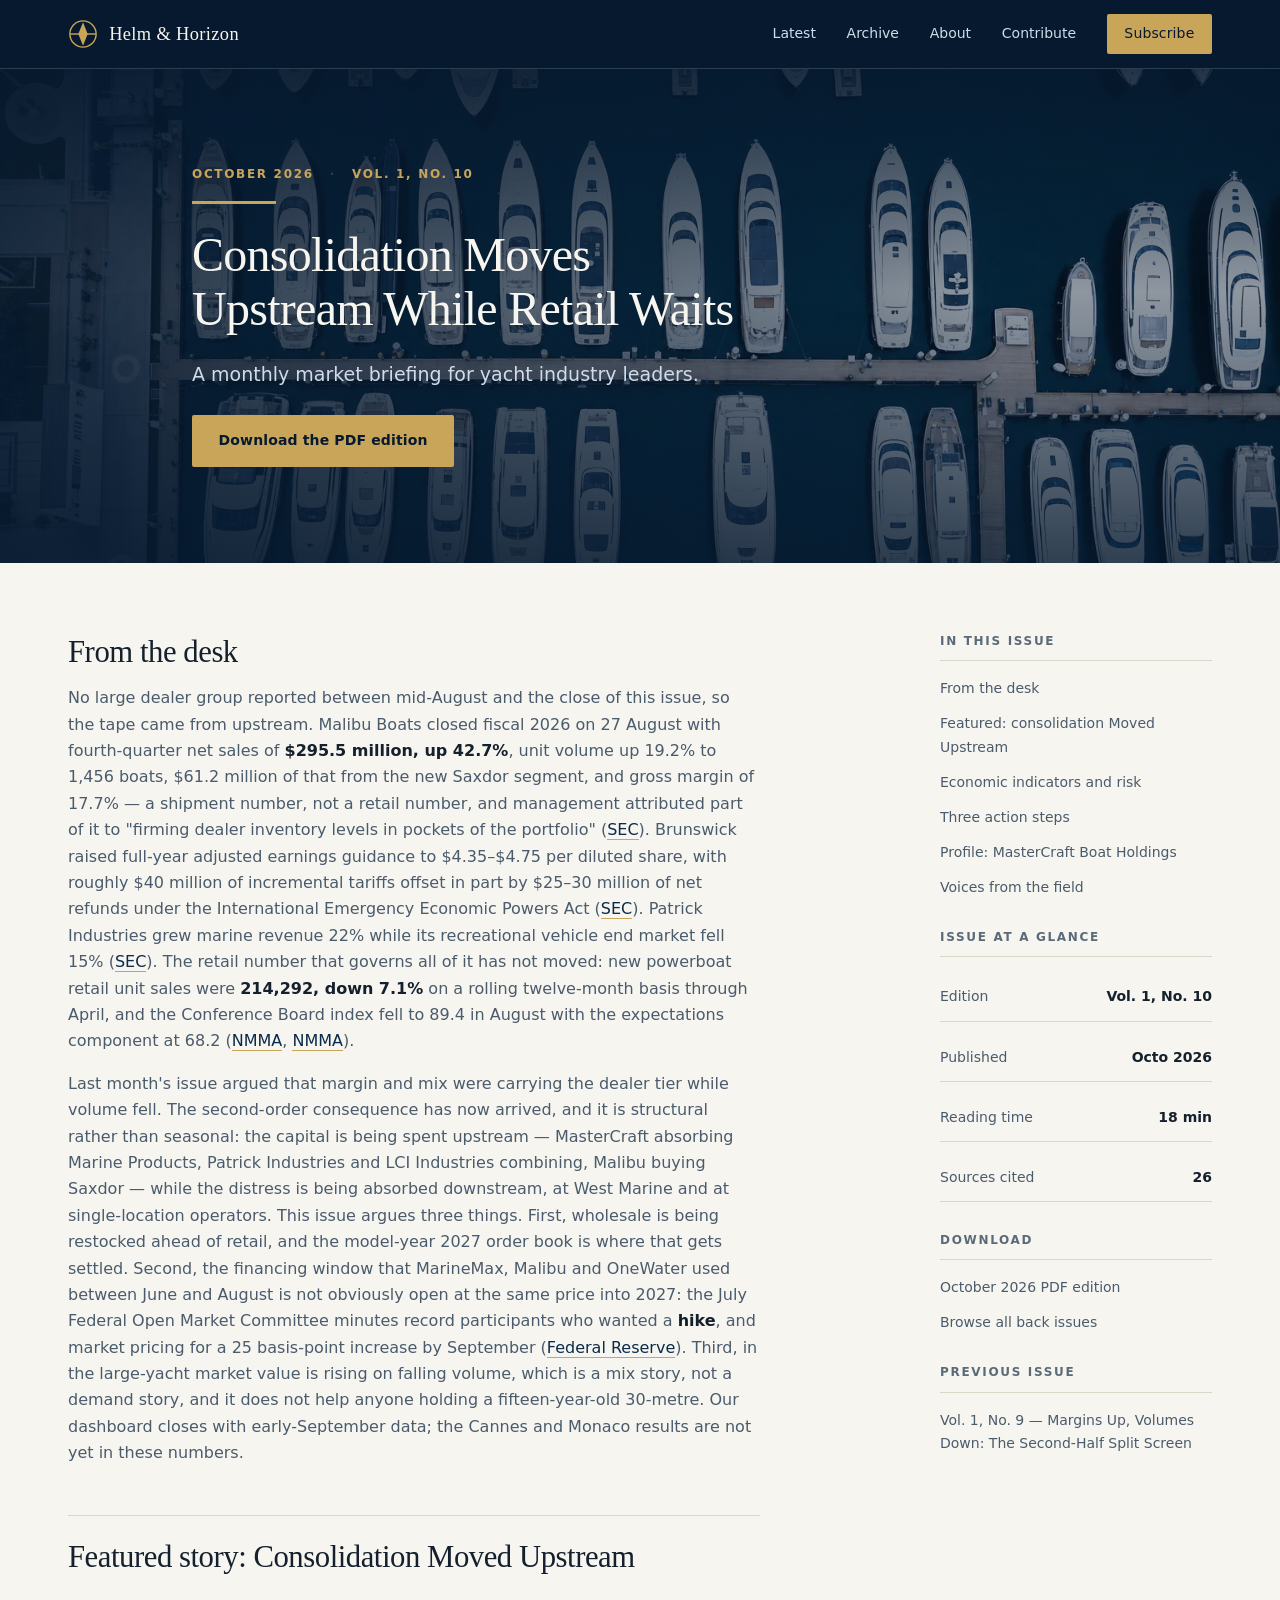
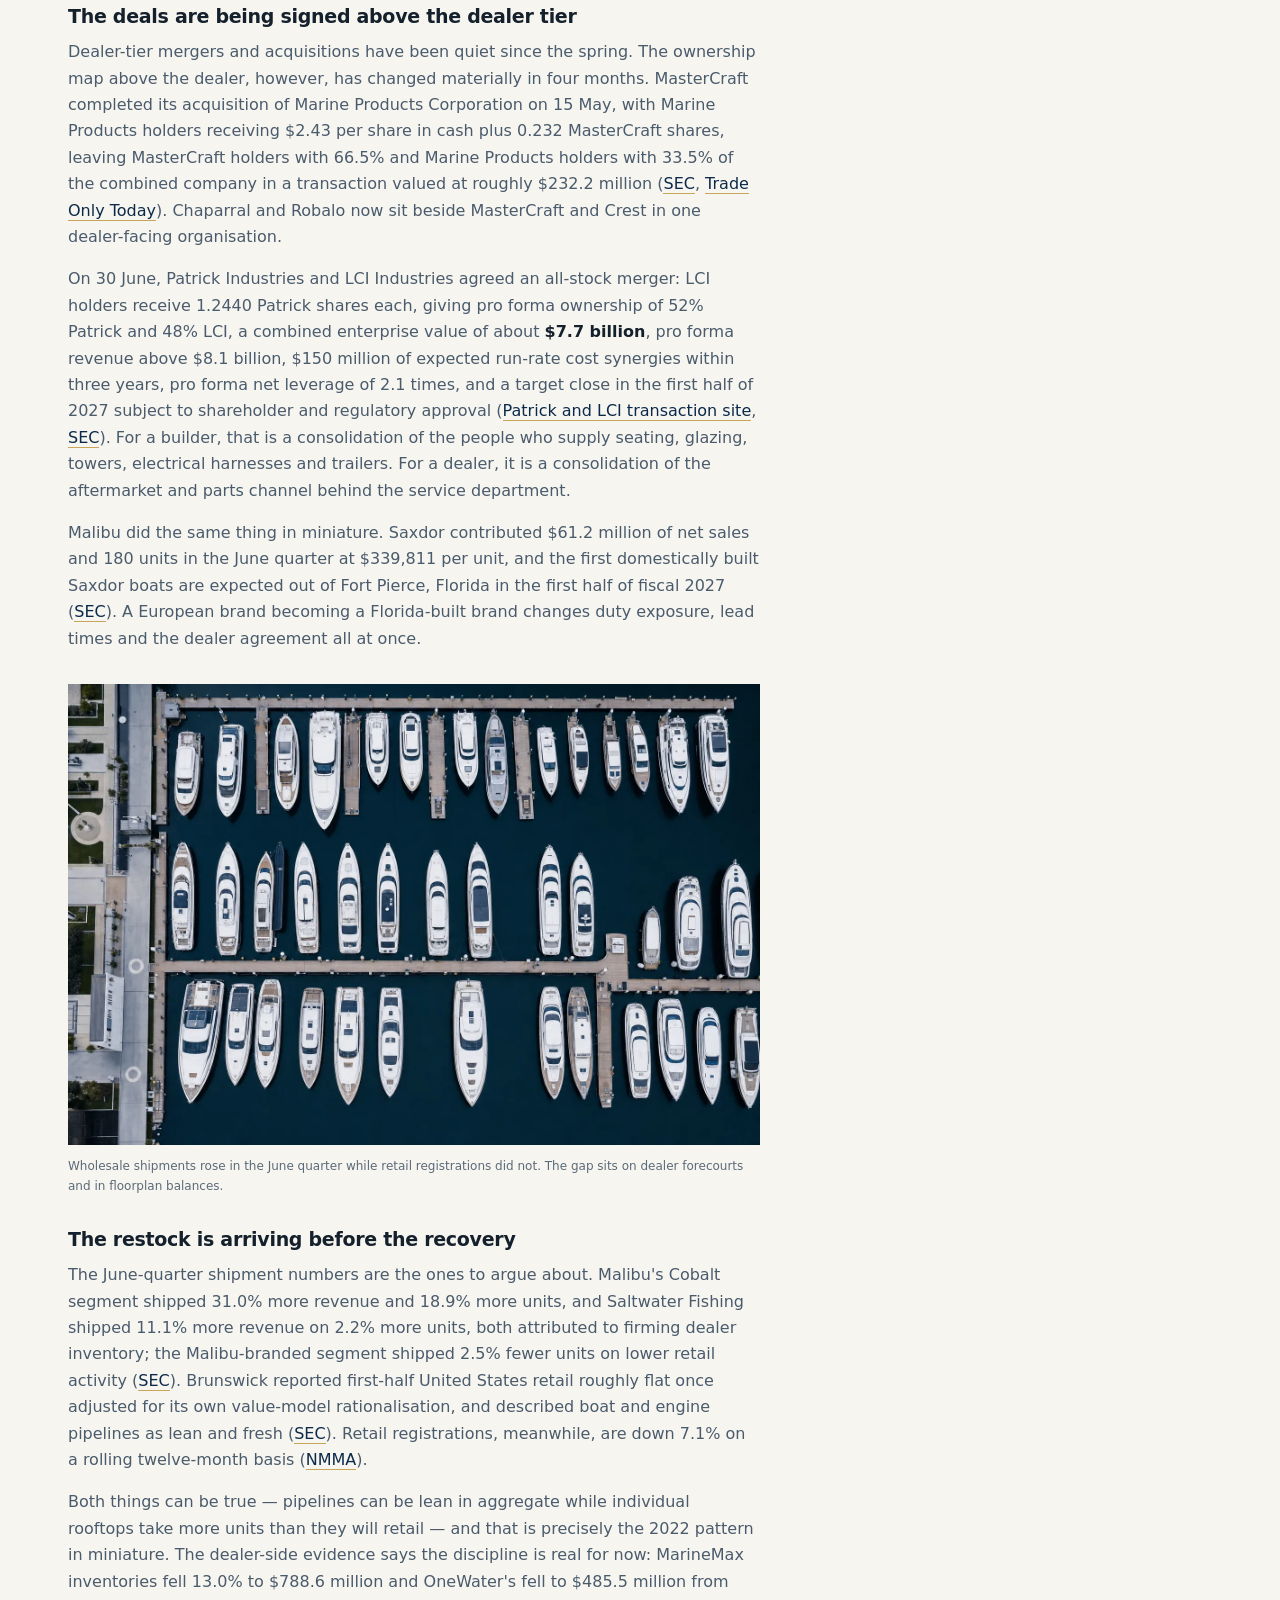
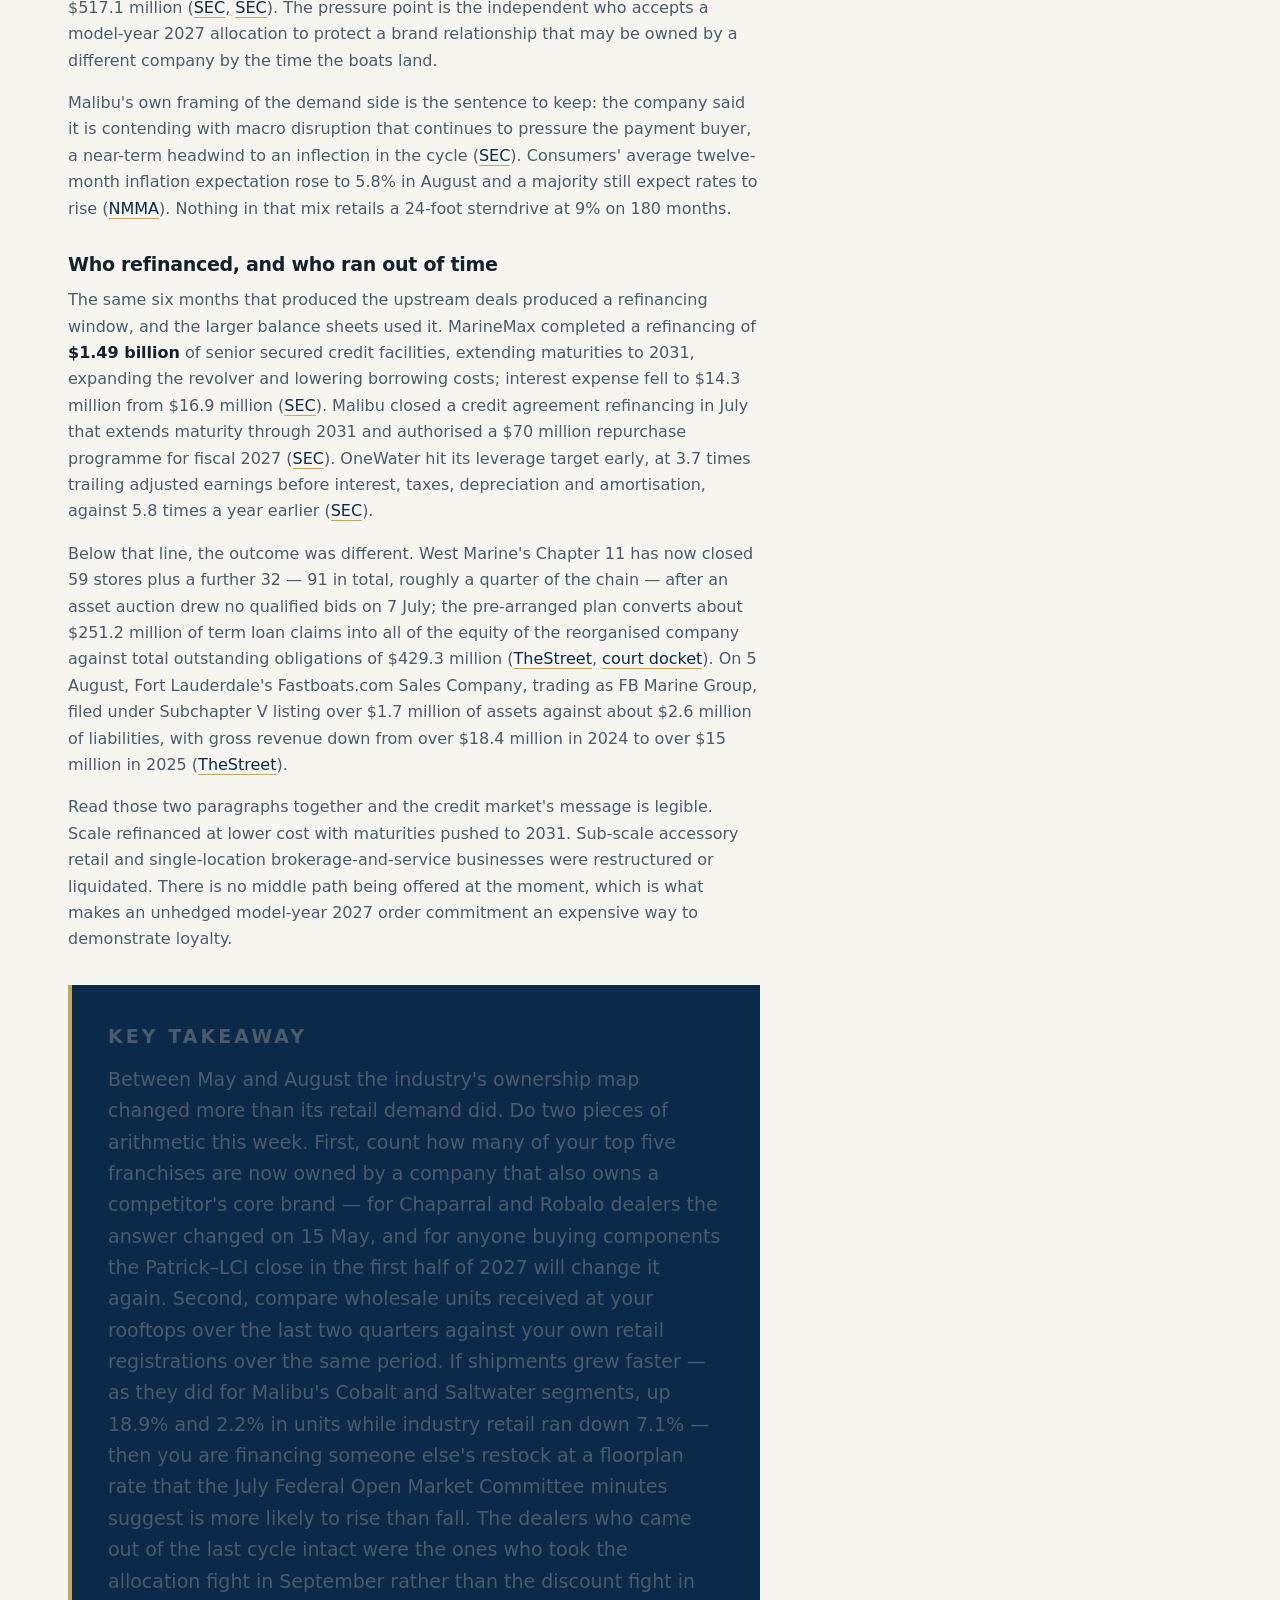
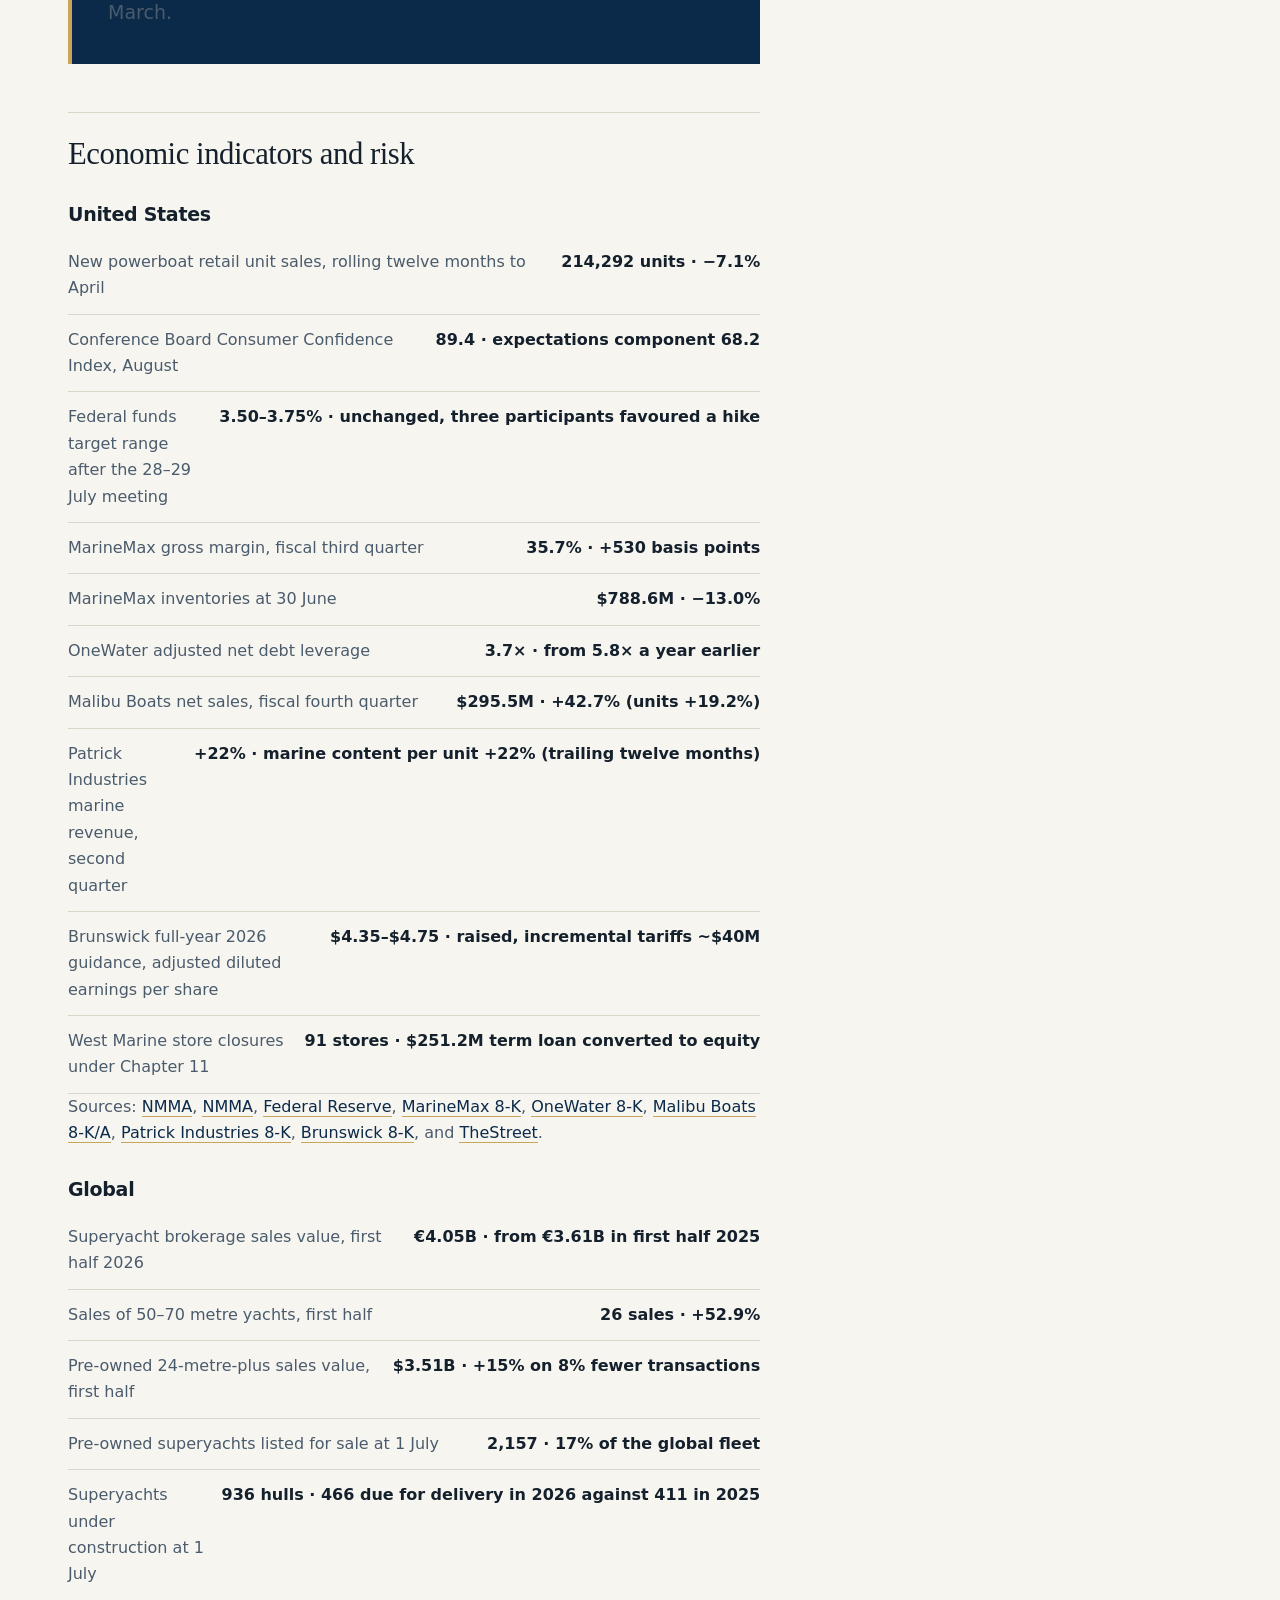
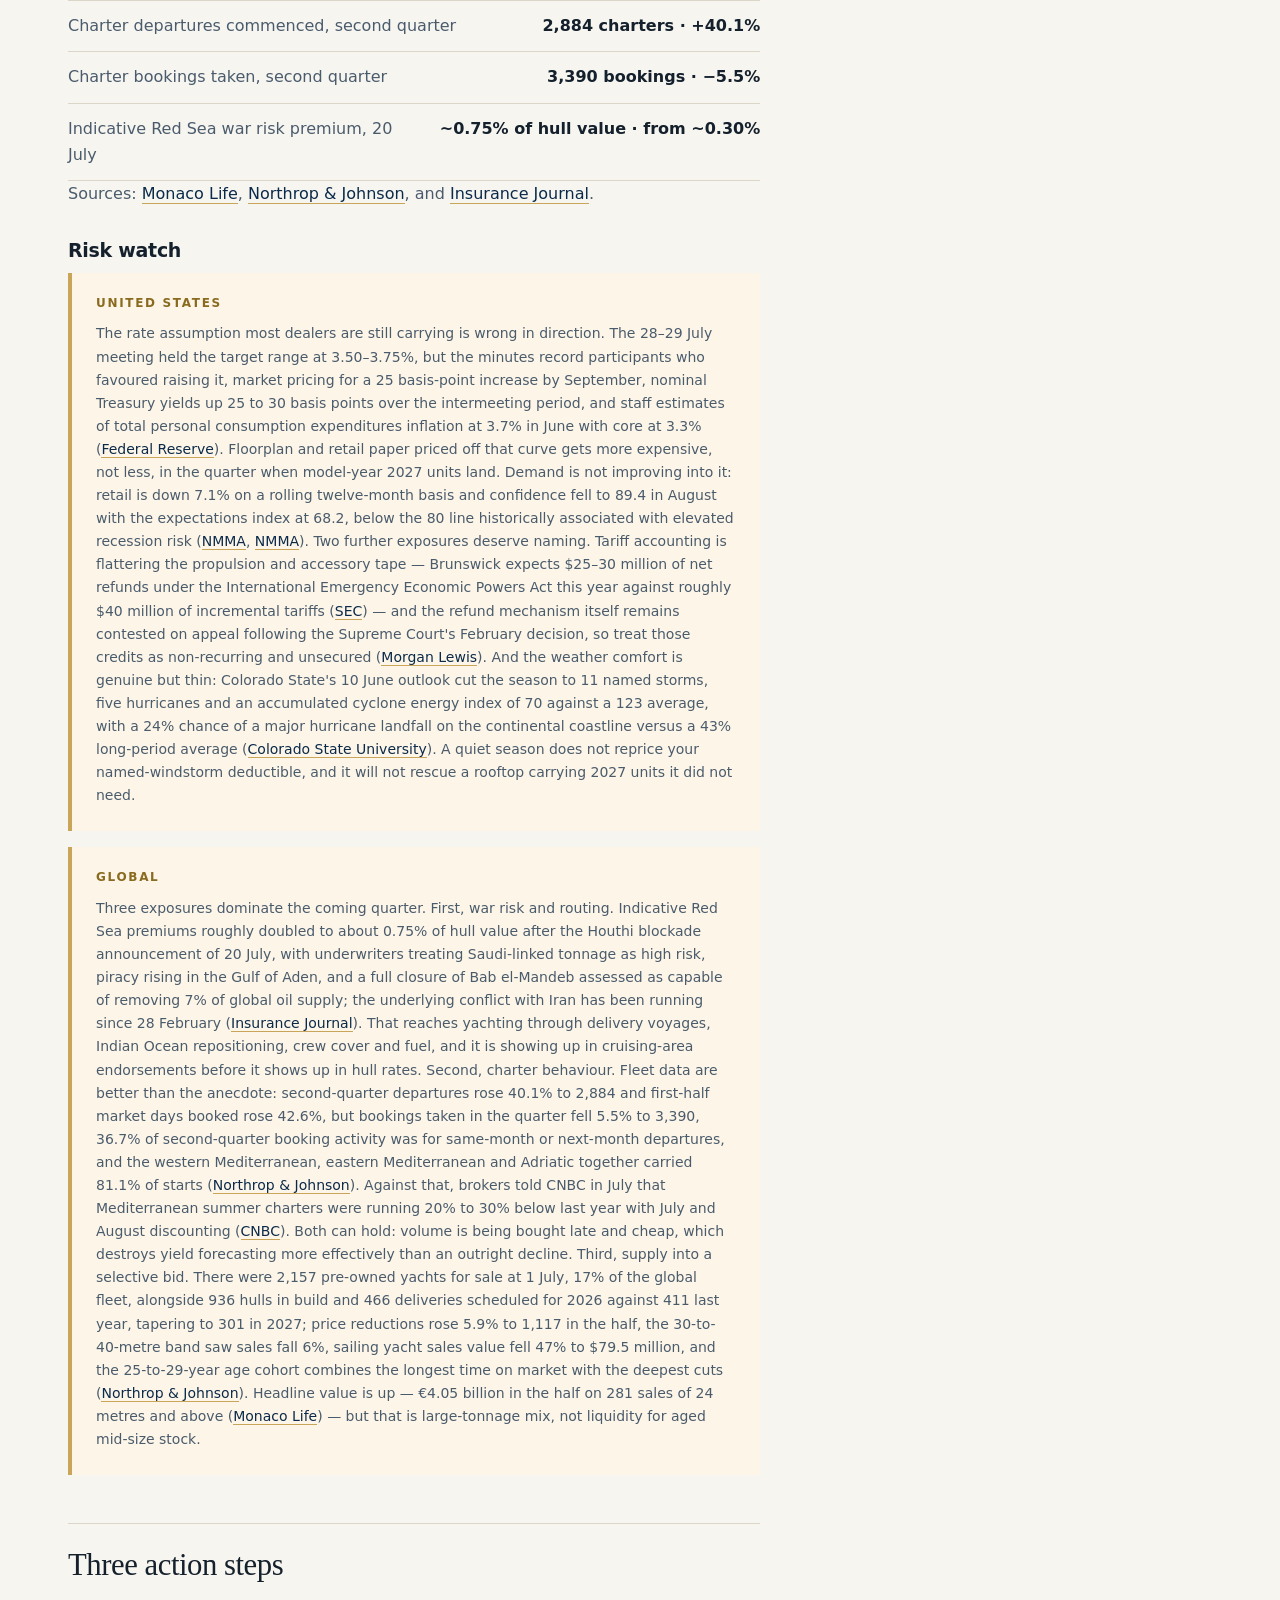
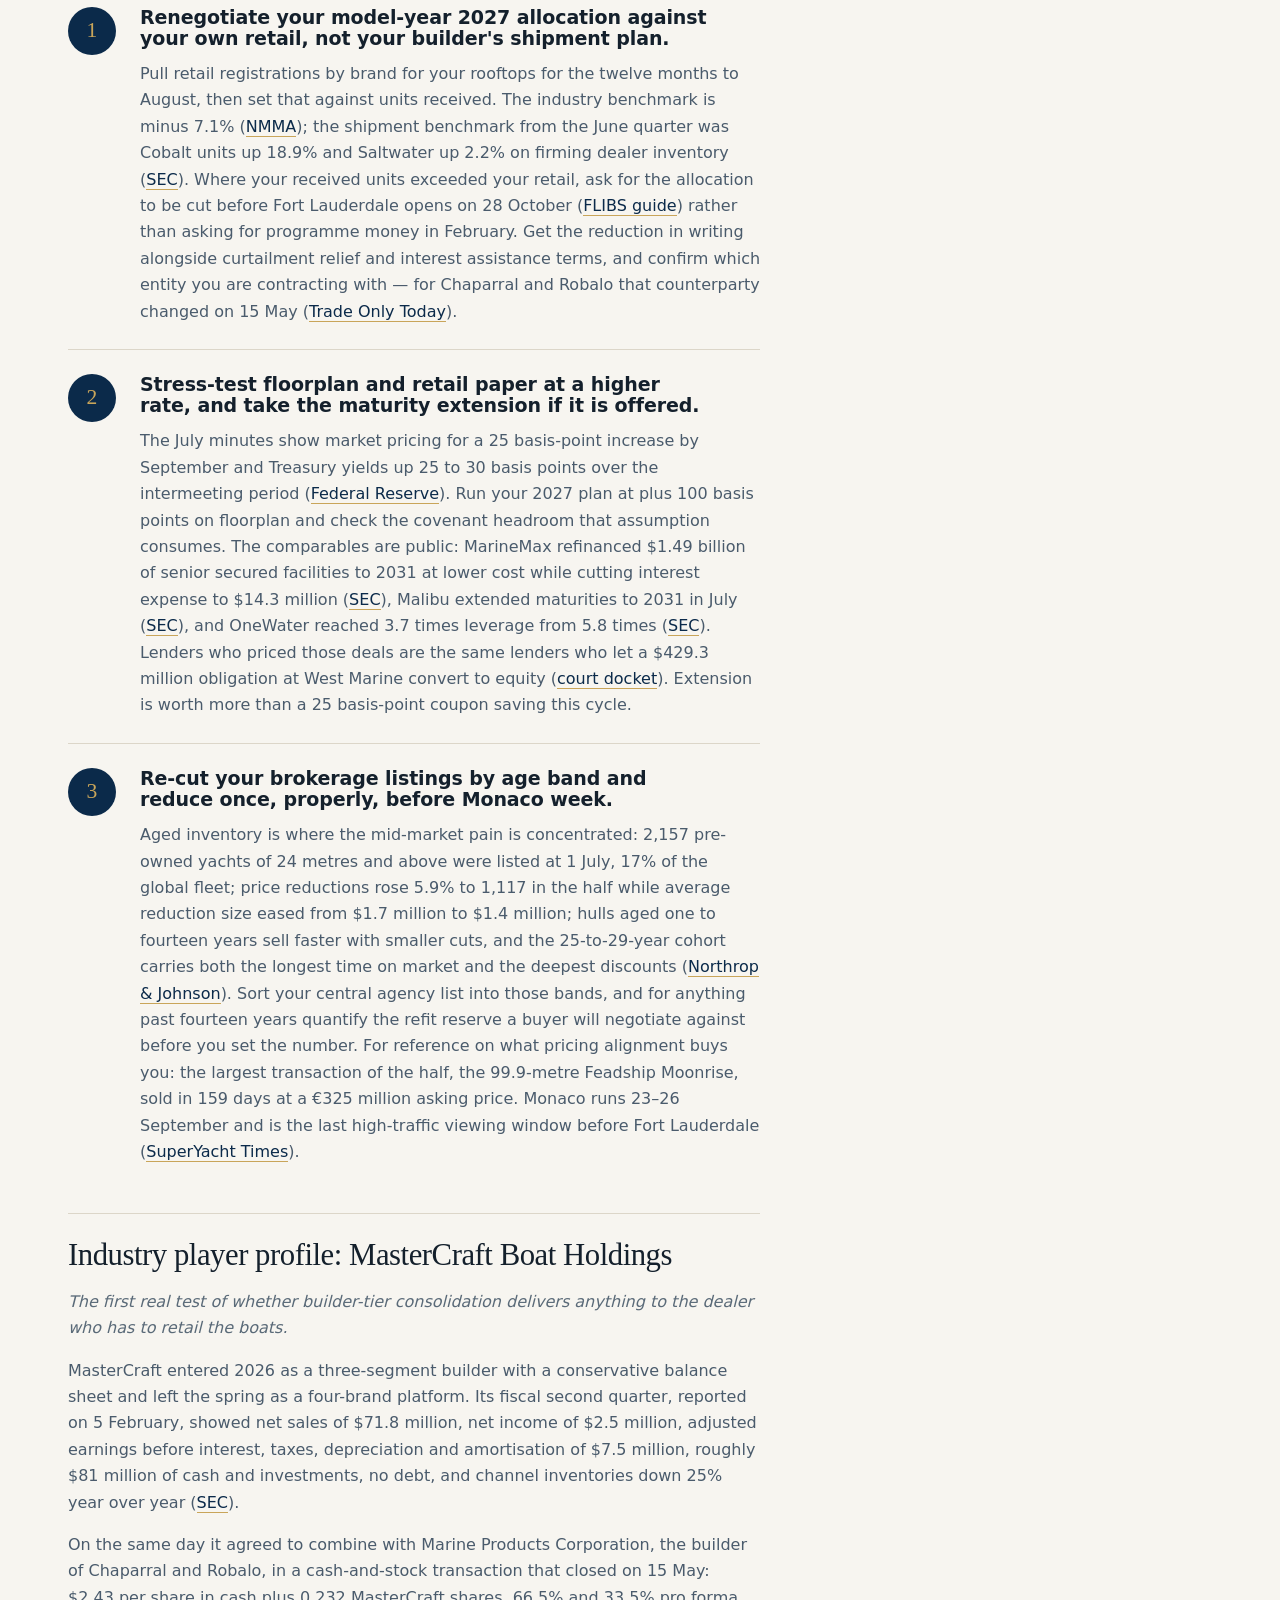
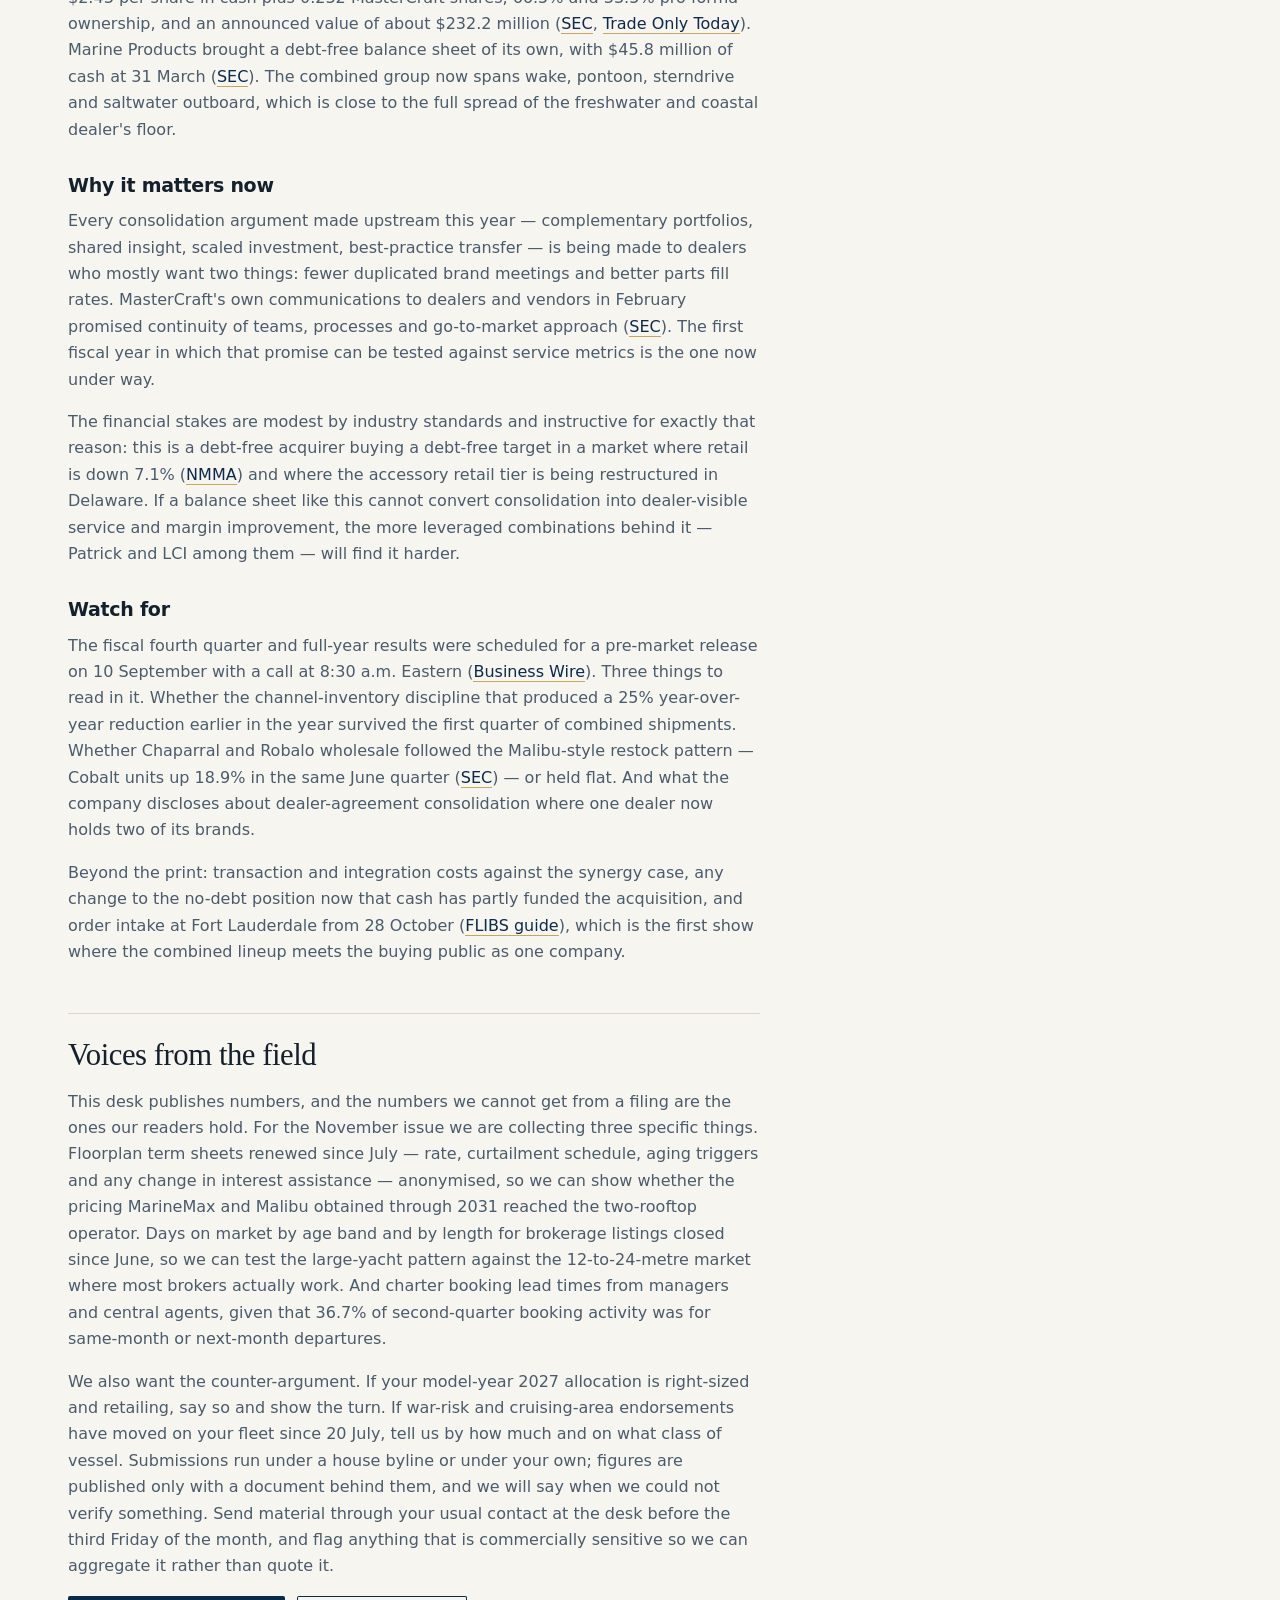
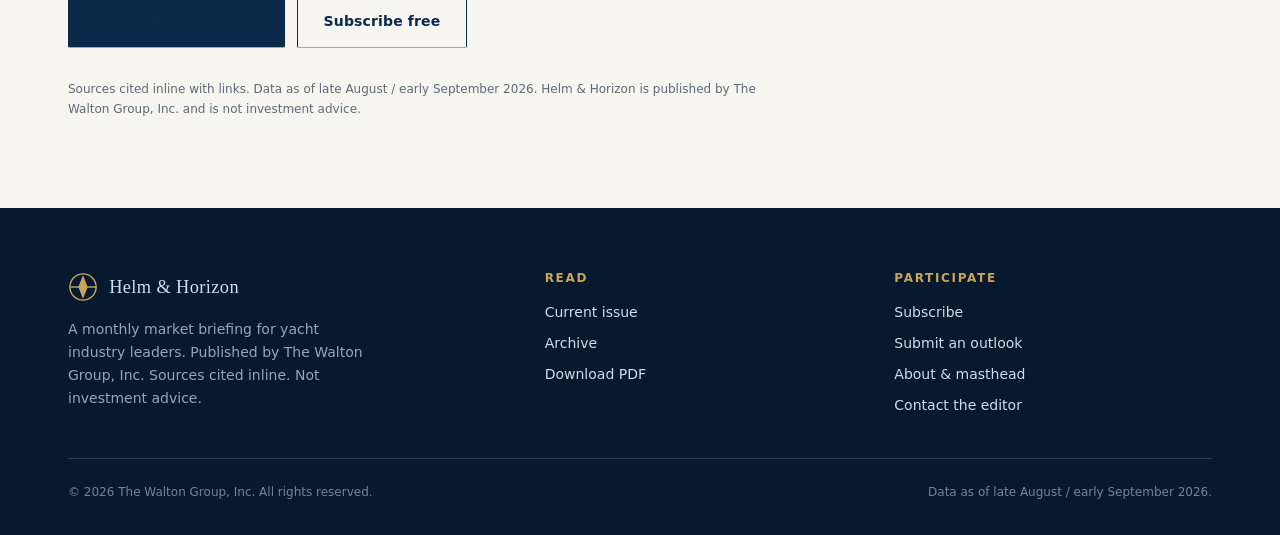
<file: editions/october-2026.html>
<!doctype html>
<html lang="en">
  <head>
    <meta charset="utf-8" />
    <meta name="viewport" content="width=device-width, initial-scale=1" />
    <title>
      Consolidation Moves Upstream While Retail Waits — Helm &amp; Horizon, October 2026
    </title>
    <meta
      name="description"
      content="October 2026: builder and supplier consolidation, refinancing windows, a wholesale restock ahead of retail, brokerage value up on lower volume, and war-risk repricing."
    />
    <link rel="canonical" href="https://thehelmandhorizon.com/editions/october-2026" />
    <meta property="og:type" content="article" />
    <meta property="og:site_name" content="Helm &amp; Horizon" />
    <meta property="og:url" content="https://thehelmandhorizon.com/editions/october-2026" />
    <meta property="og:title" content="Consolidation Moves Upstream While Retail Waits" />
    <meta
      property="og:description"
      content="The deals of the last six weeks were signed at the builder and supplier tier, not the dealer tier — and the wholesale tape is now running ahead of the retail tape."
    />
    <meta property="og:image" content="https://thehelmandhorizon.com/assets/img/marina-aerial.webp" />
    <meta name="twitter:card" content="summary_large_image" />
    <link
      rel="icon"
      href="data:image/svg+xml,%3Csvg xmlns='http://www.w3.org/2000/svg' viewBox='0 0 32 32'%3E%3Crect width='32' height='32' fill='%2306192e'/%3E%3Cpath d='M16 5l4.5 11L16 27l-4.5-11z' fill='%23c9a55a'/%3E%3Cpath d='M4 16h24' stroke='%23c9a55a' stroke-width='1.6'/%3E%3C/svg%3E"
    />
    <link
      href="https://api.fontshare.com/v2/css?f[]=zodiak@400,500,700&f[]=satoshi@400,500,700&display=swap"
      rel="stylesheet"
    />
    <link rel="stylesheet" href="/assets/base.css?v=2" />
    <script type="application/ld+json">
      {
        "@context": "https://schema.org",
        "@type": "NewsArticle",
        "headline": "Consolidation Moves Upstream While Retail Waits",
        "datePublished": "2026-10-01",
        "publisher": { "@type": "Organization", "name": "The Walton Group, Inc." },
        "isPartOf": { "@type": "Periodical", "name": "Helm & Horizon" }
      }
    </script>
  </head>
  <body>
    <a class="skip" href="#main">Skip to content</a>

    <header class="masthead">
      <div class="shell masthead__inner">
        <a class="brand" href="/" aria-label="Helm and Horizon home">
          <svg viewBox="0 0 32 32" fill="none" aria-hidden="true">
            <circle cx="16" cy="16" r="14" stroke="currentColor" stroke-width="1.5" />
            <path d="M2 16h28" stroke="currentColor" stroke-width="1.5" />
            <path d="M16 3.5 21 16l-5 12.5L11 16z" fill="currentColor" />
          </svg>
          <span class="brand__name">Helm &amp; Horizon</span>
        </a>
        <button
          class="nav__toggle"
          type="button"
          aria-expanded="false"
          aria-controls="site-nav"
          aria-label="Toggle navigation"
        >
          <svg width="18" height="14" viewBox="0 0 18 14" fill="none" aria-hidden="true">
            <path d="M0 1h18M0 7h18M0 13h18" stroke="currentColor" stroke-width="1.6" />
          </svg>
        </button>
        <nav class="nav" id="site-nav" aria-label="Primary">
          <a href="/">Latest</a>
          <a href="/archive">Archive</a>
          <a href="/about">About</a>
          <a href="/submit">Contribute</a>
          <a class="nav__cta" href="/subscribe">Subscribe</a>
        </nav>
      </div>
    </header>

    <main id="main">
      <!-- ===== Issue header ===== -->
      <section class="hero">
        <div class="hero__media">
          <img
            src="/assets/img/marina-aerial.webp"
            alt="Aerial view of a full marina with boats on moorings and dry-stack storage behind"
            width="1536"
            height="1024"
            fetchpriority="high"
          />
        </div>
        <div class="shell hero__inner" style="padding-block: clamp(3rem, 8vw, 6rem)">
          <div class="hero__meta">
            <span>October 2026</span><span>Vol. 1, No. 10</span>
          </div>
          <div class="hero__rule"></div>
          <h1 style="font-size: var(--text-2xl)">
            Consolidation Moves Upstream While Retail Waits
          </h1>
          <p class="hero__lede" style="margin-bottom: var(--space-6)">
            A monthly market briefing for yacht industry leaders.
          </p>
          <div class="btn-row">
            <a class="btn btn--gold" href="/pdf/Helm_Horizon_October2026.pdf"
              >Download the PDF edition</a
            >
          </div>
        </div>
      </section>

      <div class="article">
        <div class="shell article__shell">
          <!-- ================= BODY ================= -->
          <article class="prose">
            <h2 id="desk">From the desk</h2>
            <p>No large dealer group reported between mid-August and the close of this issue, so the tape came from upstream. Malibu Boats closed fiscal 2026 on 27 August with fourth-quarter net sales of <strong>$295.5 million, up 42.7%</strong>, unit volume up 19.2% to 1,456 boats, $61.2 million of that from the new Saxdor segment, and gross margin of 17.7% — a shipment number, not a retail number, and management attributed part of it to &quot;firming dealer inventory levels in pockets of the portfolio&quot; (<a href="https://www.sec.gov/Archives/edgar/data/0001590976/000159097626000042/correctedex991-4q2026earni.htm" target="_blank" rel="noopener noreferrer">SEC</a>). Brunswick raised full-year adjusted earnings guidance to $4.35–$4.75 per diluted share, with roughly $40 million of incremental tariffs offset in part by $25–30 million of net refunds under the International Emergency Economic Powers Act (<a href="https://www.sec.gov/Archives/edgar/data/0000014930/000001493026000087/q22026exhibit99_1.htm" target="_blank" rel="noopener noreferrer">SEC</a>). Patrick Industries grew marine revenue 22% while its recreational vehicle end market fell 15% (<a href="https://www.sec.gov/Archives/edgar/data/0000076605/000007660526000069/earningsrelease.htm" target="_blank" rel="noopener noreferrer">SEC</a>). The retail number that governs all of it has not moved: new powerboat retail unit sales were <strong>214,292, down 7.1%</strong> on a rolling twelve-month basis through April, and the Conference Board index fell to 89.4 in August with the expectations component at 68.2 (<a href="https://www.nmma.org/statistics/article/25561" target="_blank" rel="noopener noreferrer">NMMA</a>, <a href="https://www.nmma.org/statistics/article/25615" target="_blank" rel="noopener noreferrer">NMMA</a>).</p>
            <p>Last month's issue argued that margin and mix were carrying the dealer tier while volume fell. The second-order consequence has now arrived, and it is structural rather than seasonal: the capital is being spent upstream — MasterCraft absorbing Marine Products, Patrick Industries and LCI Industries combining, Malibu buying Saxdor — while the distress is being absorbed downstream, at West Marine and at single-location operators. This issue argues three things. First, wholesale is being restocked ahead of retail, and the model-year 2027 order book is where that gets settled. Second, the financing window that MarineMax, Malibu and OneWater used between June and August is not obviously open at the same price into 2027: the July Federal Open Market Committee minutes record participants who wanted a <strong>hike</strong>, and market pricing for a 25 basis-point increase by September (<a href="https://www.federalreserve.gov/monetarypolicy/fomcminutes20260729.htm" target="_blank" rel="noopener noreferrer">Federal Reserve</a>). Third, in the large-yacht market value is rising on falling volume, which is a mix story, not a demand story, and it does not help anyone holding a fifteen-year-old 30-metre. Our dashboard closes with early-September data; the Cannes and Monaco results are not yet in these numbers.</p>

            <h2 id="featured">Featured story: Consolidation Moved Upstream</h2>
            <h3>The deals are being signed above the dealer tier</h3>
            <p>Dealer-tier mergers and acquisitions have been quiet since the spring. The ownership map above the dealer, however, has changed materially in four months. MasterCraft completed its acquisition of Marine Products Corporation on 15 May, with Marine Products holders receiving $2.43 per share in cash plus 0.232 MasterCraft shares, leaving MasterCraft holders with 66.5% and Marine Products holders with 33.5% of the combined company in a transaction valued at roughly $232.2 million (<a href="https://www.sec.gov/Archives/edgar/data/1129155/000110465926010660/tm265315d1_ex99-2.htm" target="_blank" rel="noopener noreferrer">SEC</a>, <a href="https://tradeonlytoday.com/industry-news/mastercraft-acquires-marine-products-corp/" target="_blank" rel="noopener noreferrer">Trade Only Today</a>). Chaparral and Robalo now sit beside MasterCraft and Crest in one dealer-facing organisation.</p>
            <p>On 30 June, Patrick Industries and LCI Industries agreed an all-stock merger: LCI holders receive 1.2440 Patrick shares each, giving pro forma ownership of 52% Patrick and 48% LCI, a combined enterprise value of about <strong>$7.7 billion</strong>, pro forma revenue above $8.1 billion, $150 million of expected run-rate cost synergies within three years, pro forma net leverage of 2.1 times, and a target close in the first half of 2027 subject to shareholder and regulatory approval (<a href="https://www.patrickandlipperttogether.com/transaction-details" target="_blank" rel="noopener noreferrer">Patrick and LCI transaction site</a>, <a href="https://www.sec.gov/Archives/edgar/data/0000076605/000007660526000069/earningsrelease.htm" target="_blank" rel="noopener noreferrer">SEC</a>). For a builder, that is a consolidation of the people who supply seating, glazing, towers, electrical harnesses and trailers. For a dealer, it is a consolidation of the aftermarket and parts channel behind the service department.</p>
            <p>Malibu did the same thing in miniature. Saxdor contributed $61.2 million of net sales and 180 units in the June quarter at $339,811 per unit, and the first domestically built Saxdor boats are expected out of Fort Pierce, Florida in the first half of fiscal 2027 (<a href="https://www.sec.gov/Archives/edgar/data/0001590976/000159097626000042/correctedex991-4q2026earni.htm" target="_blank" rel="noopener noreferrer">SEC</a>). A European brand becoming a Florida-built brand changes duty exposure, lead times and the dealer agreement all at once.</p>
            <figure>
              <img
                src="/assets/img/marina-aerial.webp"
                alt="Aerial photograph of a marina basin, floating docks and adjacent dry storage yard"
                width="1536"
                height="1024"
                loading="lazy"
              />
              <figcaption>Wholesale shipments rose in the June quarter while retail registrations did not. The gap sits on dealer forecourts and in floorplan balances.</figcaption>
            </figure>
            <h3>The restock is arriving before the recovery</h3>
            <p>The June-quarter shipment numbers are the ones to argue about. Malibu's Cobalt segment shipped 31.0% more revenue and 18.9% more units, and Saltwater Fishing shipped 11.1% more revenue on 2.2% more units, both attributed to firming dealer inventory; the Malibu-branded segment shipped 2.5% fewer units on lower retail activity (<a href="https://www.sec.gov/Archives/edgar/data/0001590976/000159097626000042/correctedex991-4q2026earni.htm" target="_blank" rel="noopener noreferrer">SEC</a>). Brunswick reported first-half United States retail roughly flat once adjusted for its own value-model rationalisation, and described boat and engine pipelines as lean and fresh (<a href="https://www.sec.gov/Archives/edgar/data/0000014930/000001493026000087/q22026exhibit99_1.htm" target="_blank" rel="noopener noreferrer">SEC</a>). Retail registrations, meanwhile, are down 7.1% on a rolling twelve-month basis (<a href="https://www.nmma.org/statistics/article/25561" target="_blank" rel="noopener noreferrer">NMMA</a>).</p>
            <p>Both things can be true — pipelines can be lean in aggregate while individual rooftops take more units than they will retail — and that is precisely the 2022 pattern in miniature. The dealer-side evidence says the discipline is real for now: MarineMax inventories fell 13.0% to $788.6 million and OneWater's fell to $485.5 million from $517.1 million (<a href="https://www.sec.gov/Archives/edgar/data/0001057060/000119312526313363/hzo-ex99_1.htm" target="_blank" rel="noopener noreferrer">SEC</a>, <a href="https://www.sec.gov/Archives/edgar/data/0001772921/000177292126000041/onew-q326earningsreleasexe.htm" target="_blank" rel="noopener noreferrer">SEC</a>). The pressure point is the independent who accepts a model-year 2027 allocation to protect a brand relationship that may be owned by a different company by the time the boats land.</p>
            <p>Malibu's own framing of the demand side is the sentence to keep: the company said it is contending with macro disruption that continues to pressure the payment buyer, a near-term headwind to an inflection in the cycle (<a href="https://www.sec.gov/Archives/edgar/data/0001590976/000159097626000042/correctedex991-4q2026earni.htm" target="_blank" rel="noopener noreferrer">SEC</a>). Consumers' average twelve-month inflation expectation rose to 5.8% in August and a majority still expect rates to rise (<a href="https://www.nmma.org/statistics/article/25615" target="_blank" rel="noopener noreferrer">NMMA</a>). Nothing in that mix retails a 24-foot sterndrive at 9% on 180 months.</p>
            <h3>Who refinanced, and who ran out of time</h3>
            <p>The same six months that produced the upstream deals produced a refinancing window, and the larger balance sheets used it. MarineMax completed a refinancing of <strong>$1.49 billion</strong> of senior secured credit facilities, extending maturities to 2031, expanding the revolver and lowering borrowing costs; interest expense fell to $14.3 million from $16.9 million (<a href="https://www.sec.gov/Archives/edgar/data/0001057060/000119312526313363/hzo-ex99_1.htm" target="_blank" rel="noopener noreferrer">SEC</a>). Malibu closed a credit agreement refinancing in July that extends maturity through 2031 and authorised a $70 million repurchase programme for fiscal 2027 (<a href="https://www.sec.gov/Archives/edgar/data/0001590976/000159097626000042/correctedex991-4q2026earni.htm" target="_blank" rel="noopener noreferrer">SEC</a>). OneWater hit its leverage target early, at 3.7 times trailing adjusted earnings before interest, taxes, depreciation and amortisation, against 5.8 times a year earlier (<a href="https://www.sec.gov/Archives/edgar/data/0001772921/000177292126000041/onew-q326earningsreleasexe.htm" target="_blank" rel="noopener noreferrer">SEC</a>).</p>
            <p>Below that line, the outcome was different. West Marine's Chapter 11 has now closed 59 stores plus a further 32 — 91 in total, roughly a quarter of the chain — after an asset auction drew no qualified bids on 7 July; the pre-arranged plan converts about $251.2 million of term loan claims into all of the equity of the reorganised company against total outstanding obligations of $429.3 million (<a href="https://www.thestreet.com/retail/west-marine-closing-91-stores-chapter-11-bankruptcy" target="_blank" rel="noopener noreferrer">TheStreet</a>, <a href="https://www.veritaglobal.net/westmarine/document/2610794260517000000000020" target="_blank" rel="noopener noreferrer">court docket</a>). On 5 August, Fort Lauderdale's Fastboats.com Sales Company, trading as FB Marine Group, filed under Subchapter V listing over $1.7 million of assets against about $2.6 million of liabilities, with gross revenue down from over $18.4 million in 2024 to over $15 million in 2025 (<a href="https://www.thestreet.com/retail/fb-marine-group-owner-files-for-chapter-11-bankruptcy" target="_blank" rel="noopener noreferrer">TheStreet</a>).</p>
            <p>Read those two paragraphs together and the credit market's message is legible. Scale refinanced at lower cost with maturities pushed to 2031. Sub-scale accessory retail and single-location brokerage-and-service businesses were restructured or liquidated. There is no middle path being offered at the moment, which is what makes an unhedged model-year 2027 order commitment an expensive way to demonstrate loyalty.</p>
            <div class="callout">
              <p class="eyebrow">Key takeaway</p>
              <p>Between May and August the industry's ownership map changed more than its retail demand did. Do two pieces of arithmetic this week. First, count how many of your top five franchises are now owned by a company that also owns a competitor's core brand — for Chaparral and Robalo dealers the answer changed on 15 May, and for anyone buying components the Patrick–LCI close in the first half of 2027 will change it again. Second, compare wholesale units received at your rooftops over the last two quarters against your own retail registrations over the same period. If shipments grew faster — as they did for Malibu's Cobalt and Saltwater segments, up 18.9% and 2.2% in units while industry retail ran down 7.1% — then you are financing someone else's restock at a floorplan rate that the July Federal Open Market Committee minutes suggest is more likely to rise than fall. The dealers who came out of the last cycle intact were the ones who took the allocation fight in September rather than the discount fight in March.</p>
            </div>

            <h2 id="numbers">Economic indicators and risk</h2>
            <h3>United States</h3>
            <ul class="datalist">
              <li><span>New powerboat retail unit sales, rolling twelve months to April</span><b>214,292 units · −7.1%</b></li>
              <li><span>Conference Board Consumer Confidence Index, August</span><b>89.4 · expectations component 68.2</b></li>
              <li><span>Federal funds target range after the 28–29 July meeting</span><b>3.50–3.75% · unchanged, three participants favoured a hike</b></li>
              <li><span>MarineMax gross margin, fiscal third quarter</span><b>35.7% · +530 basis points</b></li>
              <li><span>MarineMax inventories at 30 June</span><b>$788.6M · −13.0%</b></li>
              <li><span>OneWater adjusted net debt leverage</span><b>3.7× · from 5.8× a year earlier</b></li>
              <li><span>Malibu Boats net sales, fiscal fourth quarter</span><b>$295.5M · +42.7% (units +19.2%)</b></li>
              <li><span>Patrick Industries marine revenue, second quarter</span><b>+22% · marine content per unit +22% (trailing twelve months)</b></li>
              <li><span>Brunswick full-year 2026 guidance, adjusted diluted earnings per share</span><b>$4.35–$4.75 · raised, incremental tariffs ~$40M</b></li>
              <li><span>West Marine store closures under Chapter 11</span><b>91 stores · $251.2M term loan converted to equity</b></li>
            </ul>
            <p>Sources: <a href="https://www.nmma.org/statistics/article/25561" target="_blank" rel="noopener noreferrer">NMMA</a>, <a href="https://www.nmma.org/statistics/article/25615" target="_blank" rel="noopener noreferrer">NMMA</a>, <a href="https://www.federalreserve.gov/monetarypolicy/fomcminutes20260729.htm" target="_blank" rel="noopener noreferrer">Federal Reserve</a>, <a href="https://www.sec.gov/Archives/edgar/data/0001057060/000119312526313363/hzo-ex99_1.htm" target="_blank" rel="noopener noreferrer">MarineMax 8-K</a>, <a href="https://www.sec.gov/Archives/edgar/data/0001772921/000177292126000041/onew-q326earningsreleasexe.htm" target="_blank" rel="noopener noreferrer">OneWater 8-K</a>, <a href="https://www.sec.gov/Archives/edgar/data/0001590976/000159097626000042/correctedex991-4q2026earni.htm" target="_blank" rel="noopener noreferrer">Malibu Boats 8-K/A</a>, <a href="https://www.sec.gov/Archives/edgar/data/0000076605/000007660526000069/earningsrelease.htm" target="_blank" rel="noopener noreferrer">Patrick Industries 8-K</a>, <a href="https://www.sec.gov/Archives/edgar/data/0000014930/000001493026000087/q22026exhibit99_1.htm" target="_blank" rel="noopener noreferrer">Brunswick 8-K</a>, and <a href="https://www.thestreet.com/retail/west-marine-closing-91-stores-chapter-11-bankruptcy" target="_blank" rel="noopener noreferrer">TheStreet</a>.</p>
            <h3>Global</h3>
            <ul class="datalist">
              <li><span>Superyacht brokerage sales value, first half 2026</span><b>€4.05B · from €3.61B in first half 2025</b></li>
              <li><span>Sales of 50–70 metre yachts, first half</span><b>26 sales · +52.9%</b></li>
              <li><span>Pre-owned 24-metre-plus sales value, first half</span><b>$3.51B · +15% on 8% fewer transactions</b></li>
              <li><span>Pre-owned superyachts listed for sale at 1 July</span><b>2,157 · 17% of the global fleet</b></li>
              <li><span>Superyachts under construction at 1 July</span><b>936 hulls · 466 due for delivery in 2026 against 411 in 2025</b></li>
              <li><span>Charter departures commenced, second quarter</span><b>2,884 charters · +40.1%</b></li>
              <li><span>Charter bookings taken, second quarter</span><b>3,390 bookings · −5.5%</b></li>
              <li><span>Indicative Red Sea war risk premium, 20 July</span><b>~0.75% of hull value · from ~0.30%</b></li>
            </ul>
            <p>Sources: <a href="https://monacolife.net/superyacht-sales-surge-to-e4-billion-ahead-of-monaco-yacht-show/" target="_blank" rel="noopener noreferrer">Monaco Life</a>, <a href="https://www.northropandjohnson.com/navigator-news/brokerage-new-build/q2-2026-superyacht-market-report" target="_blank" rel="noopener noreferrer">Northrop &amp; Johnson</a>, and <a href="https://www.insurancejournal.com/news/international/2026/07/21/878345.htm" target="_blank" rel="noopener noreferrer">Insurance Journal</a>.</p>
            <h3>Risk watch</h3>
            <div class="warn" style="margin-bottom: var(--space-4)">
              <h4>United States</h4>
              <p>The rate assumption most dealers are still carrying is wrong in direction. The 28–29 July meeting held the target range at 3.50–3.75%, but the minutes record participants who favoured raising it, market pricing for a 25 basis-point increase by September, nominal Treasury yields up 25 to 30 basis points over the intermeeting period, and staff estimates of total personal consumption expenditures inflation at 3.7% in June with core at 3.3% (<a href="https://www.federalreserve.gov/monetarypolicy/fomcminutes20260729.htm" target="_blank" rel="noopener noreferrer">Federal Reserve</a>). Floorplan and retail paper priced off that curve gets more expensive, not less, in the quarter when model-year 2027 units land. Demand is not improving into it: retail is down 7.1% on a rolling twelve-month basis and confidence fell to 89.4 in August with the expectations index at 68.2, below the 80 line historically associated with elevated recession risk (<a href="https://www.nmma.org/statistics/article/25561" target="_blank" rel="noopener noreferrer">NMMA</a>, <a href="https://www.nmma.org/statistics/article/25615" target="_blank" rel="noopener noreferrer">NMMA</a>). Two further exposures deserve naming. Tariff accounting is flattering the propulsion and accessory tape — Brunswick expects $25–30 million of net refunds under the International Emergency Economic Powers Act this year against roughly $40 million of incremental tariffs (<a href="https://www.sec.gov/Archives/edgar/data/0000014930/000001493026000087/q22026exhibit99_1.htm" target="_blank" rel="noopener noreferrer">SEC</a>) — and the refund mechanism itself remains contested on appeal following the Supreme Court's February decision, so treat those credits as non-recurring and unsecured (<a href="https://www.morganlewis.com/pubs/2026/06/tariff-refund-battle-continues-government-appeals-order" target="_blank" rel="noopener noreferrer">Morgan Lewis</a>). And the weather comfort is genuine but thin: Colorado State's 10 June outlook cut the season to 11 named storms, five hurricanes and an accumulated cyclone energy index of 70 against a 123 average, with a 24% chance of a major hurricane landfall on the continental coastline versus a 43% long-period average (<a href="https://tropical.colostate.edu/Forecast/2026-06.pdf" target="_blank" rel="noopener noreferrer">Colorado State University</a>). A quiet season does not reprice your named-windstorm deductible, and it will not rescue a rooftop carrying 2027 units it did not need.</p>
            </div>
            <div class="warn">
              <h4>Global</h4>
              <p>Three exposures dominate the coming quarter. First, war risk and routing. Indicative Red Sea premiums roughly doubled to about 0.75% of hull value after the Houthi blockade announcement of 20 July, with underwriters treating Saudi-linked tonnage as high risk, piracy rising in the Gulf of Aden, and a full closure of Bab el-Mandeb assessed as capable of removing 7% of global oil supply; the underlying conflict with Iran has been running since 28 February (<a href="https://www.insurancejournal.com/news/international/2026/07/21/878345.htm" target="_blank" rel="noopener noreferrer">Insurance Journal</a>). That reaches yachting through delivery voyages, Indian Ocean repositioning, crew cover and fuel, and it is showing up in cruising-area endorsements before it shows up in hull rates. Second, charter behaviour. Fleet data are better than the anecdote: second-quarter departures rose 40.1% to 2,884 and first-half market days booked rose 42.6%, but bookings taken in the quarter fell 5.5% to 3,390, 36.7% of second-quarter booking activity was for same-month or next-month departures, and the western Mediterranean, eastern Mediterranean and Adriatic together carried 81.1% of starts (<a href="https://www.northropandjohnson.com/navigator-news/brokerage-new-build/q2-2026-superyacht-market-report" target="_blank" rel="noopener noreferrer">Northrop &amp; Johnson</a>). Against that, brokers told CNBC in July that Mediterranean summer charters were running 20% to 30% below last year with July and August discounting (<a href="https://www.cnbc.com/2026/07/22/mediterranean-yacht-rentals.html" target="_blank" rel="noopener noreferrer">CNBC</a>). Both can hold: volume is being bought late and cheap, which destroys yield forecasting more effectively than an outright decline. Third, supply into a selective bid. There were 2,157 pre-owned yachts for sale at 1 July, 17% of the global fleet, alongside 936 hulls in build and 466 deliveries scheduled for 2026 against 411 last year, tapering to 301 in 2027; price reductions rose 5.9% to 1,117 in the half, the 30-to-40-metre band saw sales fall 6%, sailing yacht sales value fell 47% to $79.5 million, and the 25-to-29-year age cohort combines the longest time on market with the deepest cuts (<a href="https://www.northropandjohnson.com/navigator-news/brokerage-new-build/q2-2026-superyacht-market-report" target="_blank" rel="noopener noreferrer">Northrop &amp; Johnson</a>). Headline value is up — €4.05 billion in the half on 281 sales of 24 metres and above (<a href="https://monacolife.net/superyacht-sales-surge-to-e4-billion-ahead-of-monaco-yacht-show/" target="_blank" rel="noopener noreferrer">Monaco Life</a>) — but that is large-tonnage mix, not liquidity for aged mid-size stock.</p>
            </div>

            <h2 id="actions">Three action steps</h2>
            <div class="steps" style="margin-top: var(--space-6)">
              <article class="step">
                <div class="step__n">1</div>
                <div>
                  <h3 style="margin-top: 0">Renegotiate your model-year 2027 allocation against your own retail, not your builder's shipment plan.</h3>
                  <p>Pull retail registrations by brand for your rooftops for the twelve months to August, then set that against units received. The industry benchmark is minus 7.1% (<a href="https://www.nmma.org/statistics/article/25561" target="_blank" rel="noopener noreferrer">NMMA</a>); the shipment benchmark from the June quarter was Cobalt units up 18.9% and Saltwater up 2.2% on firming dealer inventory (<a href="https://www.sec.gov/Archives/edgar/data/0001590976/000159097626000042/correctedex991-4q2026earni.htm" target="_blank" rel="noopener noreferrer">SEC</a>). Where your received units exceeded your retail, ask for the allocation to be cut before Fort Lauderdale opens on 28 October (<a href="https://www.yachtcharterfleet.com/events/fort-lauderdale-international-boat-show-flibs-2026-2335.htm" target="_blank" rel="noopener noreferrer">FLIBS guide</a>) rather than asking for programme money in February. Get the reduction in writing alongside curtailment relief and interest assistance terms, and confirm which entity you are contracting with — for Chaparral and Robalo that counterparty changed on 15 May (<a href="https://tradeonlytoday.com/industry-news/mastercraft-acquires-marine-products-corp/" target="_blank" rel="noopener noreferrer">Trade Only Today</a>).</p>
                </div>
              </article>
              <article class="step">
                <div class="step__n">2</div>
                <div>
                  <h3 style="margin-top: 0">Stress-test floorplan and retail paper at a higher rate, and take the maturity extension if it is offered.</h3>
                  <p>The July minutes show market pricing for a 25 basis-point increase by September and Treasury yields up 25 to 30 basis points over the intermeeting period (<a href="https://www.federalreserve.gov/monetarypolicy/fomcminutes20260729.htm" target="_blank" rel="noopener noreferrer">Federal Reserve</a>). Run your 2027 plan at plus 100 basis points on floorplan and check the covenant headroom that assumption consumes. The comparables are public: MarineMax refinanced $1.49 billion of senior secured facilities to 2031 at lower cost while cutting interest expense to $14.3 million (<a href="https://www.sec.gov/Archives/edgar/data/0001057060/000119312526313363/hzo-ex99_1.htm" target="_blank" rel="noopener noreferrer">SEC</a>), Malibu extended maturities to 2031 in July (<a href="https://www.sec.gov/Archives/edgar/data/0001590976/000159097626000042/correctedex991-4q2026earni.htm" target="_blank" rel="noopener noreferrer">SEC</a>), and OneWater reached 3.7 times leverage from 5.8 times (<a href="https://www.sec.gov/Archives/edgar/data/0001772921/000177292126000041/onew-q326earningsreleasexe.htm" target="_blank" rel="noopener noreferrer">SEC</a>). Lenders who priced those deals are the same lenders who let a $429.3 million obligation at West Marine convert to equity (<a href="https://www.veritaglobal.net/westmarine/document/2610794260517000000000020" target="_blank" rel="noopener noreferrer">court docket</a>). Extension is worth more than a 25 basis-point coupon saving this cycle.</p>
                </div>
              </article>
              <article class="step">
                <div class="step__n">3</div>
                <div>
                  <h3 style="margin-top: 0">Re-cut your brokerage listings by age band and reduce once, properly, before Monaco week.</h3>
                  <p>Aged inventory is where the mid-market pain is concentrated: 2,157 pre-owned yachts of 24 metres and above were listed at 1 July, 17% of the global fleet; price reductions rose 5.9% to 1,117 in the half while average reduction size eased from $1.7 million to $1.4 million; hulls aged one to fourteen years sell faster with smaller cuts, and the 25-to-29-year cohort carries both the longest time on market and the deepest discounts (<a href="https://www.northropandjohnson.com/navigator-news/brokerage-new-build/q2-2026-superyacht-market-report" target="_blank" rel="noopener noreferrer">Northrop &amp; Johnson</a>). Sort your central agency list into those bands, and for anything past fourteen years quantify the refit reserve a buyer will negotiate against before you set the number. For reference on what pricing alignment buys you: the largest transaction of the half, the 99.9-metre Feadship Moonrise, sold in 159 days at a €325 million asking price. Monaco runs 23–26 September and is the last high-traffic viewing window before Fort Lauderdale (<a href="https://www.superyachttimes.com/events/monaco-yacht-show-2026/overview" target="_blank" rel="noopener noreferrer">SuperYacht Times</a>).</p>
                </div>
              </article>
            </div>

            <h2 id="profile">Industry player profile: MasterCraft Boat Holdings</h2>
            <p style="color: var(--ink-faint); font-style: italic">The first real test of whether builder-tier consolidation delivers anything to the dealer who has to retail the boats.</p>
            <p>MasterCraft entered 2026 as a three-segment builder with a conservative balance sheet and left the spring as a four-brand platform. Its fiscal second quarter, reported on 5 February, showed net sales of $71.8 million, net income of $2.5 million, adjusted earnings before interest, taxes, depreciation and amortisation of $7.5 million, roughly $81 million of cash and investments, no debt, and channel inventories down 25% year over year (<a href="https://www.sec.gov/Archives/edgar/data/1638290/000119312526038499/mcft-ex99_3.htm" target="_blank" rel="noopener noreferrer">SEC</a>).</p>
            <p>On the same day it agreed to combine with Marine Products Corporation, the builder of Chaparral and Robalo, in a cash-and-stock transaction that closed on 15 May: $2.43 per share in cash plus 0.232 MasterCraft shares, 66.5% and 33.5% pro forma ownership, and an announced value of about $232.2 million (<a href="https://www.sec.gov/Archives/edgar/data/1129155/000110465926010660/tm265315d1_ex99-2.htm" target="_blank" rel="noopener noreferrer">SEC</a>, <a href="https://tradeonlytoday.com/industry-news/mastercraft-acquires-marine-products-corp/" target="_blank" rel="noopener noreferrer">Trade Only Today</a>). Marine Products brought a debt-free balance sheet of its own, with $45.8 million of cash at 31 March (<a href="https://www.sec.gov/Archives/edgar/data/1129155/000110465926057814/mpx-20260331x10q.htm" target="_blank" rel="noopener noreferrer">SEC</a>). The combined group now spans wake, pontoon, sterndrive and saltwater outboard, which is close to the full spread of the freshwater and coastal dealer's floor.</p>
            <h3>Why it matters now</h3>
            <p>Every consolidation argument made upstream this year — complementary portfolios, shared insight, scaled investment, best-practice transfer — is being made to dealers who mostly want two things: fewer duplicated brand meetings and better parts fill rates. MasterCraft's own communications to dealers and vendors in February promised continuity of teams, processes and go-to-market approach (<a href="https://www.sec.gov/Archives/edgar/data/1129155/000119312526039699/d13734d425.htm" target="_blank" rel="noopener noreferrer">SEC</a>). The first fiscal year in which that promise can be tested against service metrics is the one now under way.</p>
            <p>The financial stakes are modest by industry standards and instructive for exactly that reason: this is a debt-free acquirer buying a debt-free target in a market where retail is down 7.1% (<a href="https://www.nmma.org/statistics/article/25561" target="_blank" rel="noopener noreferrer">NMMA</a>) and where the accessory retail tier is being restructured in Delaware. If a balance sheet like this cannot convert consolidation into dealer-visible service and margin improvement, the more leveraged combinations behind it — Patrick and LCI among them — will find it harder.</p>
            <h3>Watch for</h3>
            <p>The fiscal fourth quarter and full-year results were scheduled for a pre-market release on 10 September with a call at 8:30 a.m. Eastern (<a href="https://www.businesswire.com/news/home/20260824589770/en/MasterCraft-Boat-Holdings-Inc.-to-Webcast-Fiscal-Fourth-Quarter-and-Full-Year-2026-Earnings-Conference-Call-Thursday-September-10-2026" target="_blank" rel="noopener noreferrer">Business Wire</a>). Three things to read in it. Whether the channel-inventory discipline that produced a 25% year-over-year reduction earlier in the year survived the first quarter of combined shipments. Whether Chaparral and Robalo wholesale followed the Malibu-style restock pattern — Cobalt units up 18.9% in the same June quarter (<a href="https://www.sec.gov/Archives/edgar/data/0001590976/000159097626000042/correctedex991-4q2026earni.htm" target="_blank" rel="noopener noreferrer">SEC</a>) — or held flat. And what the company discloses about dealer-agreement consolidation where one dealer now holds two of its brands.</p>
            <p>Beyond the print: transaction and integration costs against the synergy case, any change to the no-debt position now that cash has partly funded the acquisition, and order intake at Fort Lauderdale from 28 October (<a href="https://www.yachtcharterfleet.com/events/fort-lauderdale-international-boat-show-flibs-2026-2335.htm" target="_blank" rel="noopener noreferrer">FLIBS guide</a>), which is the first show where the combined lineup meets the buying public as one company.</p>

            <h2 id="voices">Voices from the field</h2>
            <p>This desk publishes numbers, and the numbers we cannot get from a filing are the ones our readers hold. For the November issue we are collecting three specific things. Floorplan term sheets renewed since July — rate, curtailment schedule, aging triggers and any change in interest assistance — anonymised, so we can show whether the pricing MarineMax and Malibu obtained through 2031 reached the two-rooftop operator. Days on market by age band and by length for brokerage listings closed since June, so we can test the large-yacht pattern against the 12-to-24-metre market where most brokers actually work. And charter booking lead times from managers and central agents, given that 36.7% of second-quarter booking activity was for same-month or next-month departures.</p>
            <p>We also want the counter-argument. If your model-year 2027 allocation is right-sized and retailing, say so and show the turn. If war-risk and cruising-area endorsements have moved on your fleet since 20 July, tell us by how much and on what class of vessel. Submissions run under a house byline or under your own; figures are published only with a document behind them, and we will say when we could not verify something. Send material through your usual contact at the desk before the third Friday of the month, and flag anything that is commercially sensitive so we can aggregate it rather than quote it.</p>
            <div class="btn-row" style="margin-bottom: var(--space-8)">
              <a class="btn btn--navy" href="/submit">Submit your outlook</a>
              <a class="btn btn--outline" href="/subscribe">Subscribe free</a>
            </div>

            <p style="font-size: var(--text-xs); color: var(--ink-faint)">Sources cited inline with links. Data as of late August / early September 2026. Helm &amp; Horizon is published by The Walton Group, Inc. and is not investment advice.</p>
          </article>

          <!-- ================= SIDEBAR ================= -->
          <aside class="sidebar">
            <h4>In this issue</h4>
            <ul>
              <li><a href="#desk">From the desk</a></li>
              <li><a href="#featured">Featured: consolidation Moved Upstream</a></li>
              <li><a href="#numbers">Economic indicators and risk</a></li>
              <li><a href="#actions">Three action steps</a></li>
              <li><a href="#profile">Profile: MasterCraft Boat Holdings</a></li>
              <li><a href="#voices">Voices from the field</a></li>
            </ul>

            <h4>Issue at a glance</h4>
            <ul class="datalist" style="margin-bottom: var(--space-8)">
              <li><span>Edition</span><b>Vol. 1, No. 10</b></li>
              <li><span>Published</span><b>Octo 2026</b></li>
              <li><span>Reading time</span><b>18 min</b></li>
              <li><span>Sources cited</span><b>26</b></li>
            </ul>

            <h4>Download</h4>
            <ul style="margin-bottom: var(--space-8)">
              <li>
                <a href="/pdf/Helm_Horizon_October2026.pdf">October 2026 PDF edition</a>
              </li>
              <li><a href="/archive">Browse all back issues</a></li>
            </ul>
            <h4>Previous issue</h4>
            <ul>
              <li>
                <a href="/pdf/Helm_Horizon_September2026.pdf"
                  >Vol. 1, No. 9 &mdash; Margins Up, Volumes Down: The Second-Half Split Screen</a
                >
              </li>
            </ul>
          </aside>
        </div>
      </div>
    </main>

    <footer class="footer">
      <div class="shell">
        <div class="footer__grid">
          <div class="footer__brand">
            <a class="brand" href="/" style="margin-bottom: var(--space-4)">
              <svg viewBox="0 0 32 32" fill="none" aria-hidden="true">
            <circle cx="16" cy="16" r="14" stroke="currentColor" stroke-width="1.5" />
            <path d="M2 16h28" stroke="currentColor" stroke-width="1.5" />
            <path d="M16 3.5 21 16l-5 12.5L11 16z" fill="currentColor" />
          </svg>
              <span class="brand__name">Helm &amp; Horizon</span>
            </a>
            <p>
              A monthly market briefing for yacht industry leaders. Published by The Walton Group,
              Inc. Sources cited inline. Not investment advice.
            </p>
          </div>
          <div>
            <h4>Read</h4>
            <ul>
              <li><a href="/editions/october-2026">Current issue</a></li>
              <li><a href="/archive">Archive</a></li>
              <li><a href="/pdf/Helm_Horizon_October2026.pdf">Download PDF</a></li>
            </ul>
          </div>
          <div>
            <h4>Participate</h4>
            <ul>
              <li><a href="/subscribe">Subscribe</a></li>
              <li><a href="/submit">Submit an outlook</a></li>
              <li><a href="/about">About &amp; masthead</a></li>
              <li><a href="mailto:editor@thehelmandhorizon.com">Contact the editor</a></li>
            </ul>
          </div>
        </div>
        <div class="footer__legal">
          <span>&copy; <span data-year>2026</span> The Walton Group, Inc. All rights reserved.</span>
          <span>Data as of late August / early September 2026.</span>
        </div>
      </div>
    </footer>

    <script src="/assets/site.js?v=2" defer></script>
  </body>
</html>
</file>
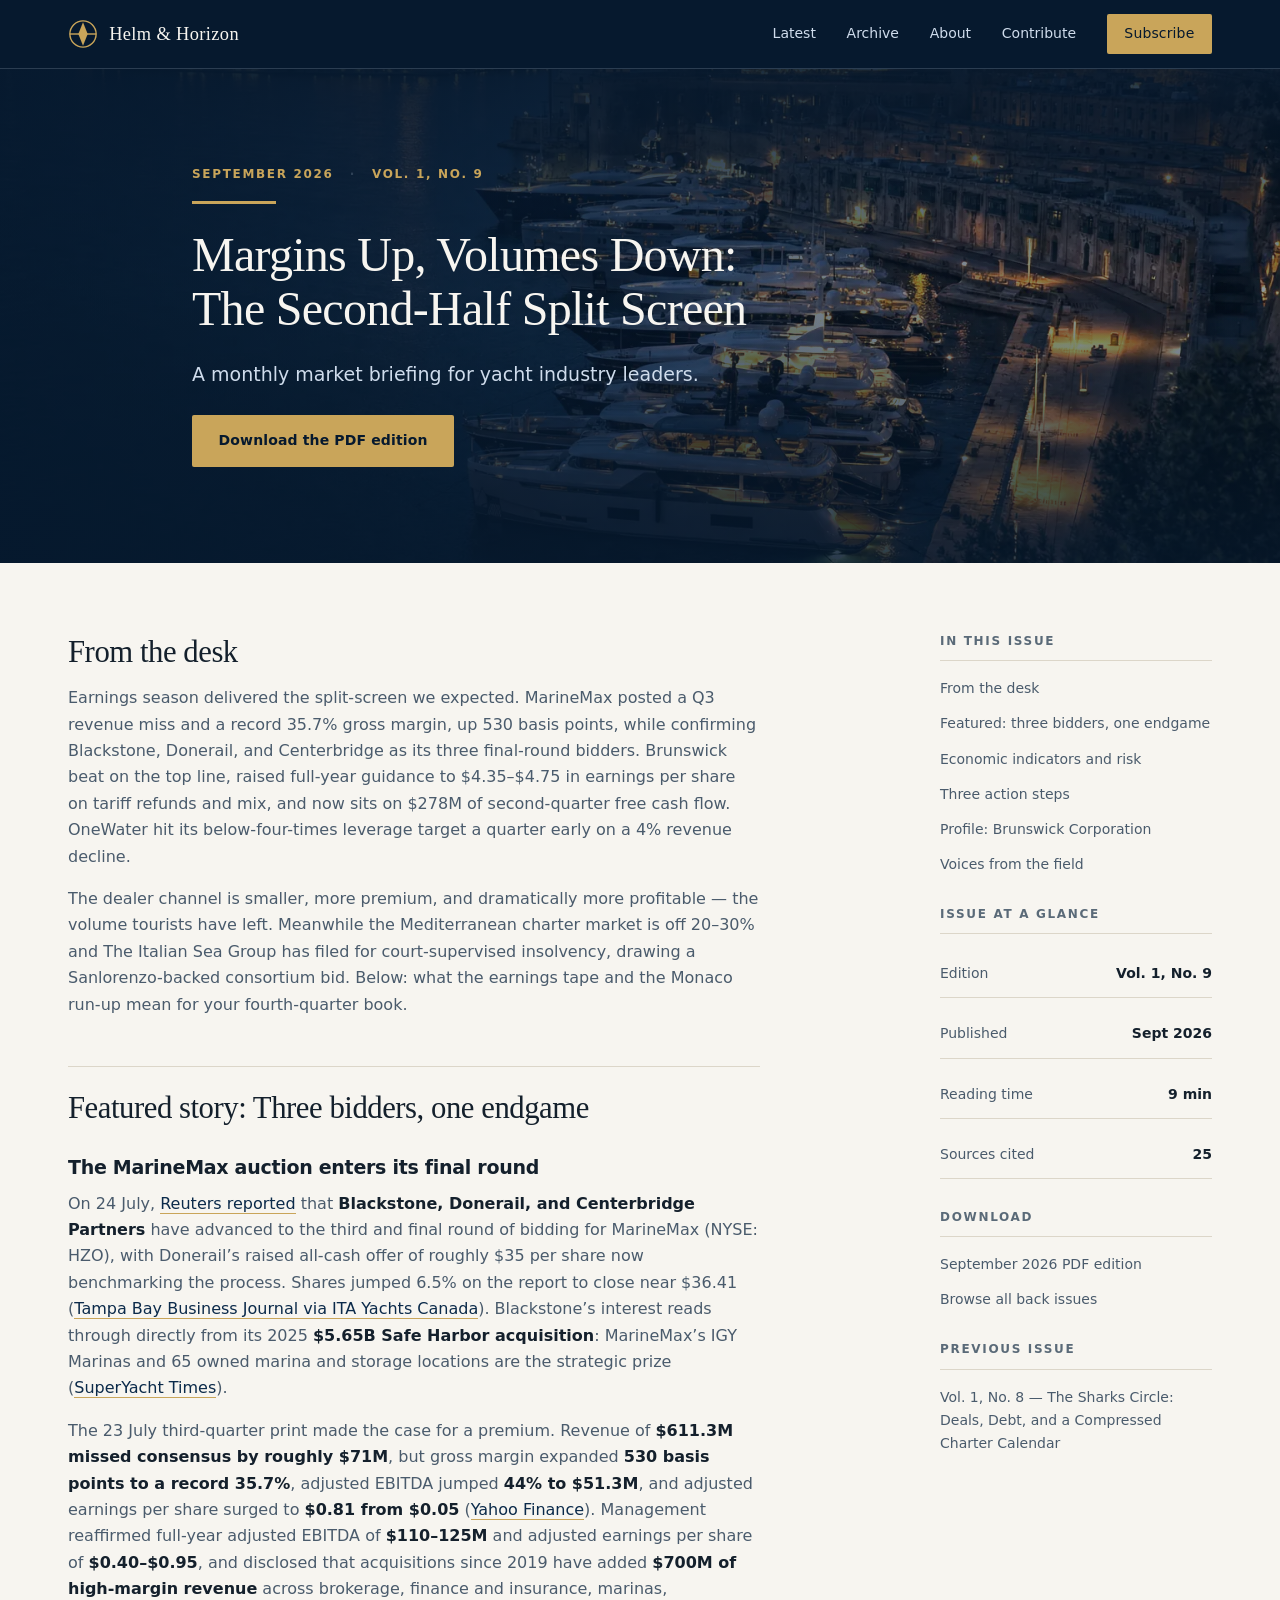
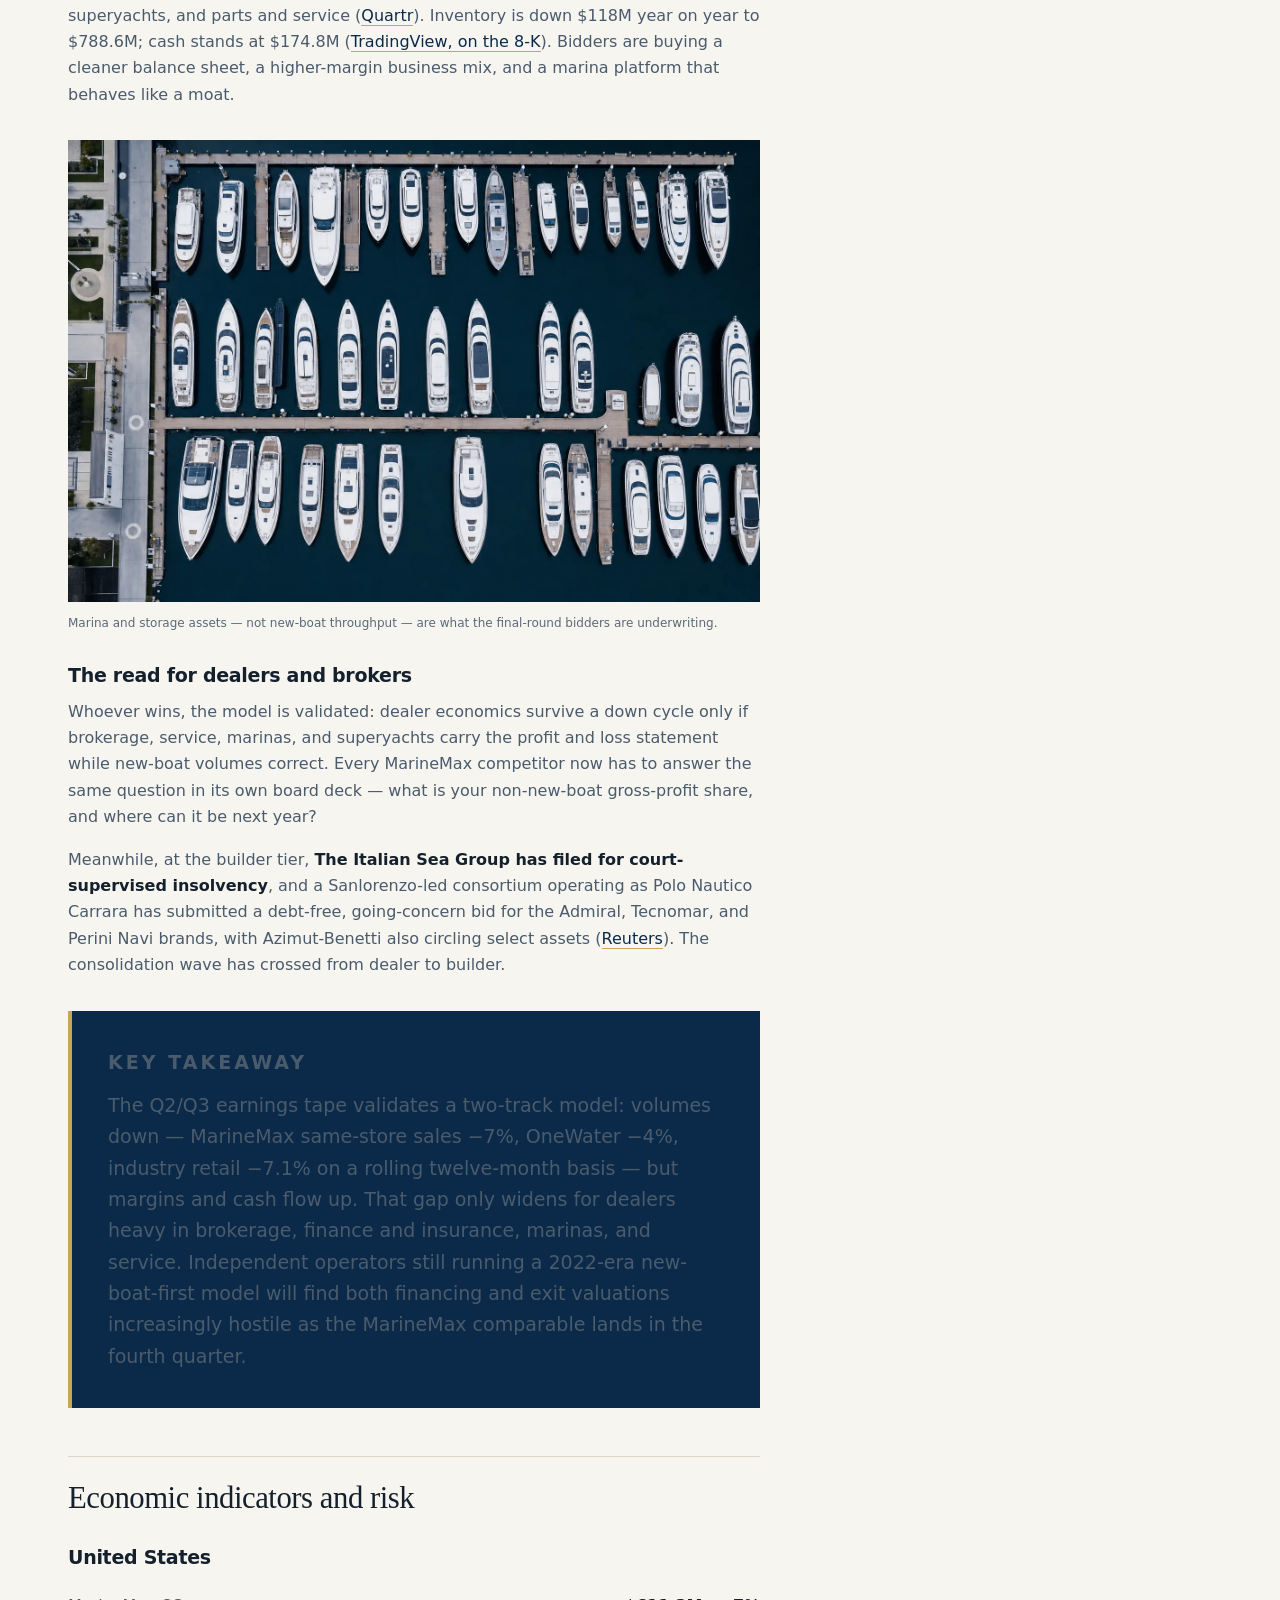
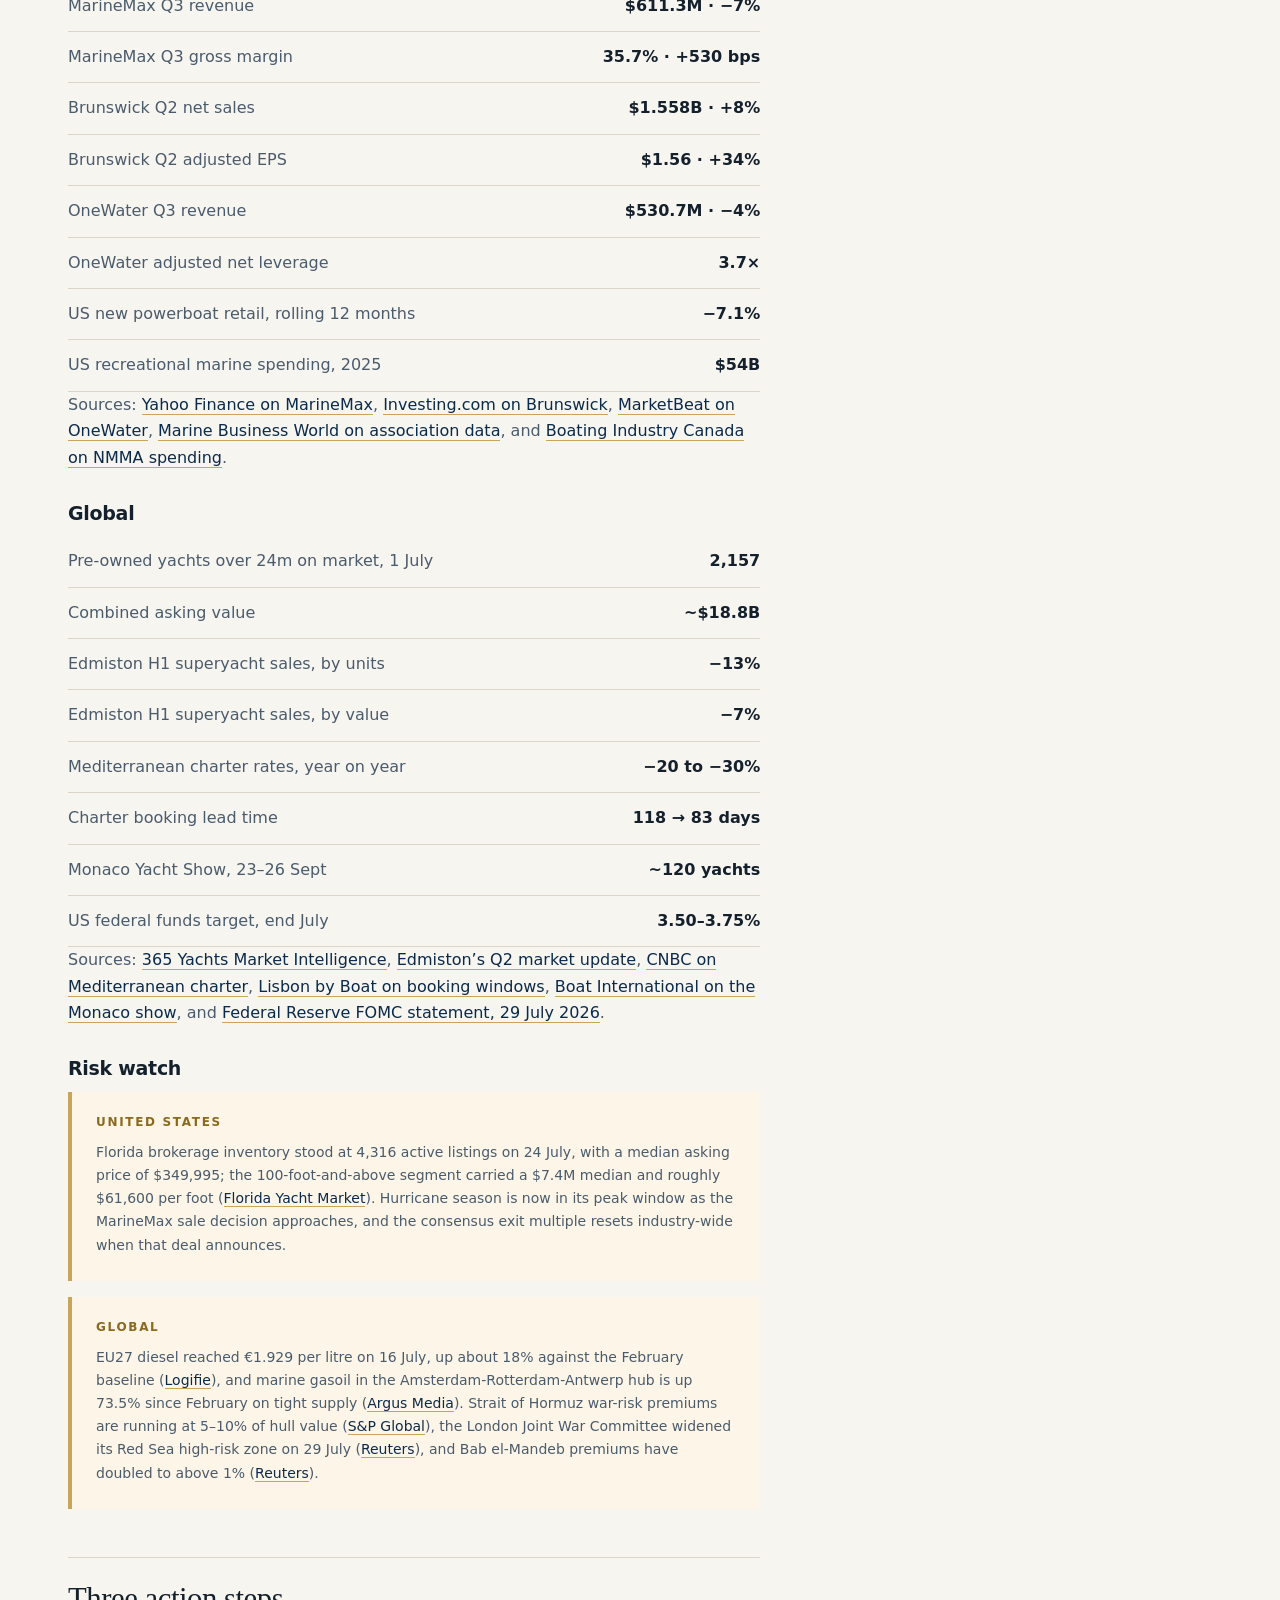
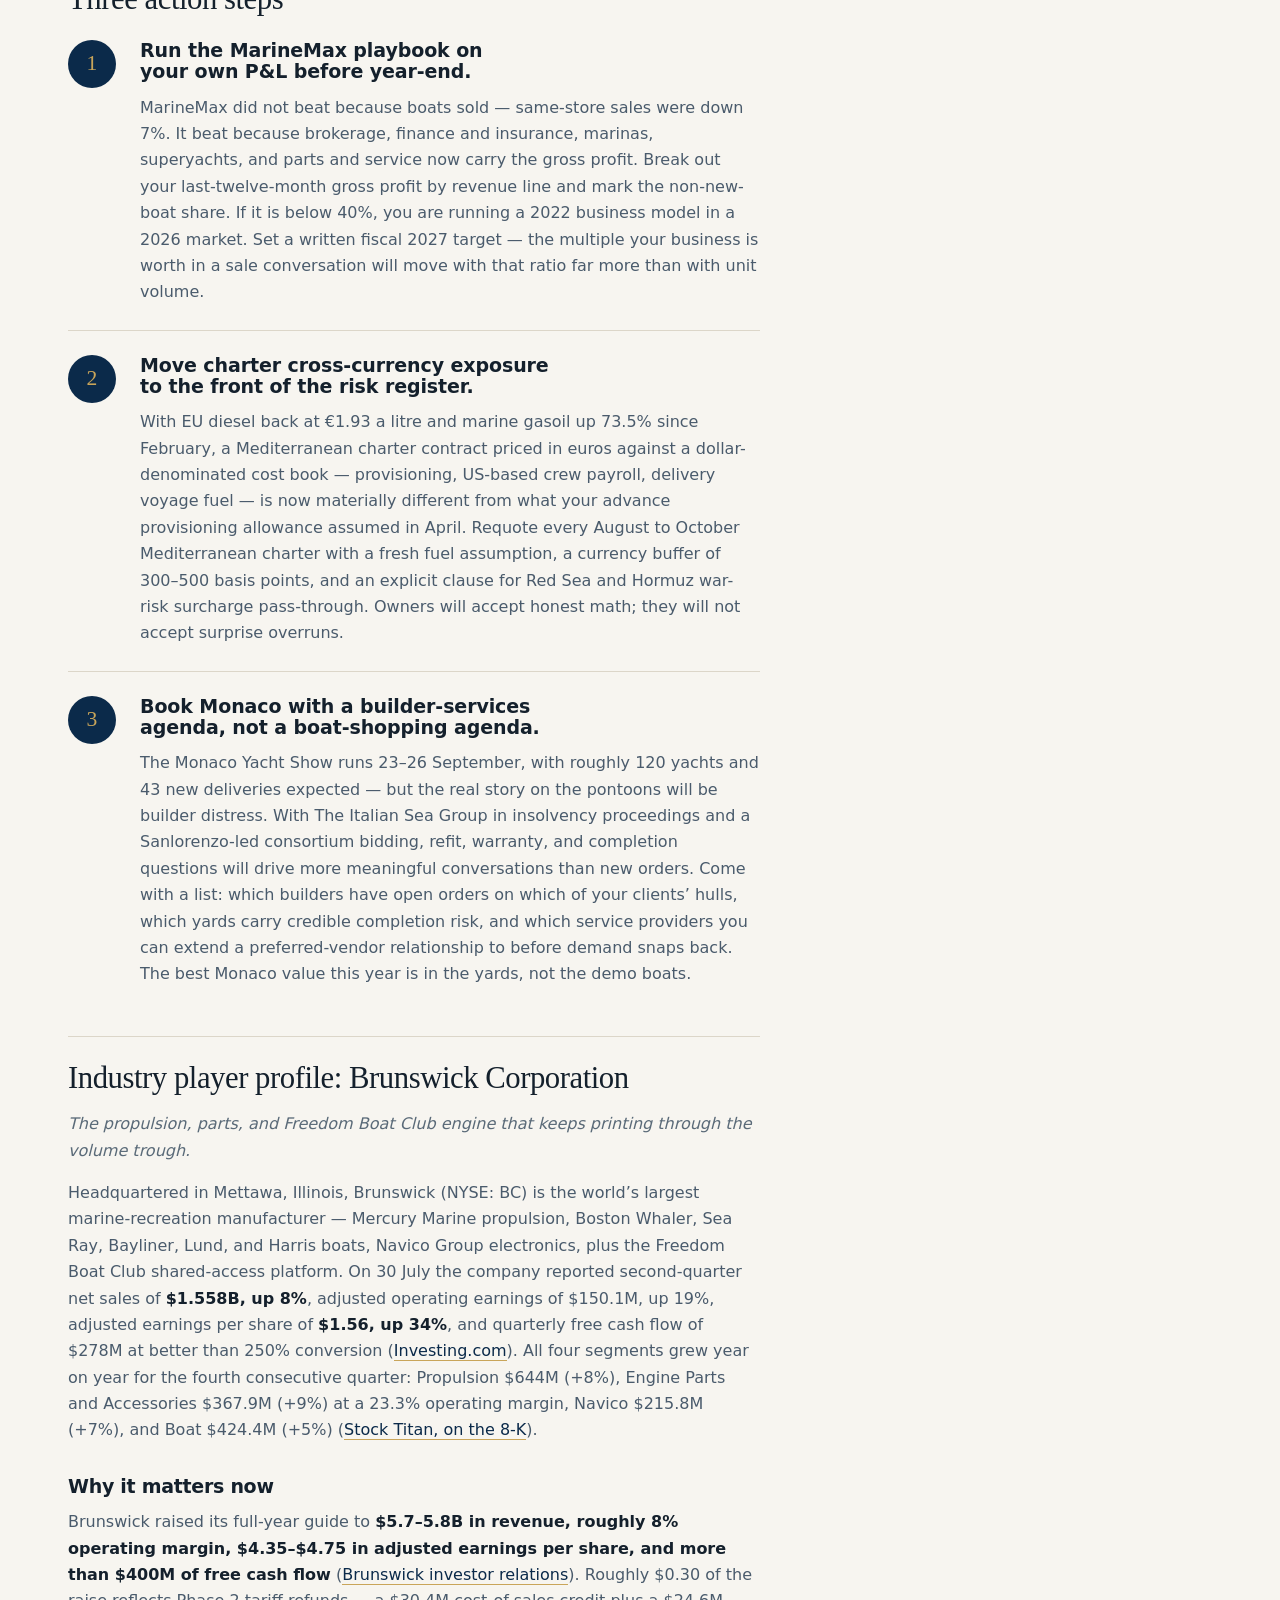
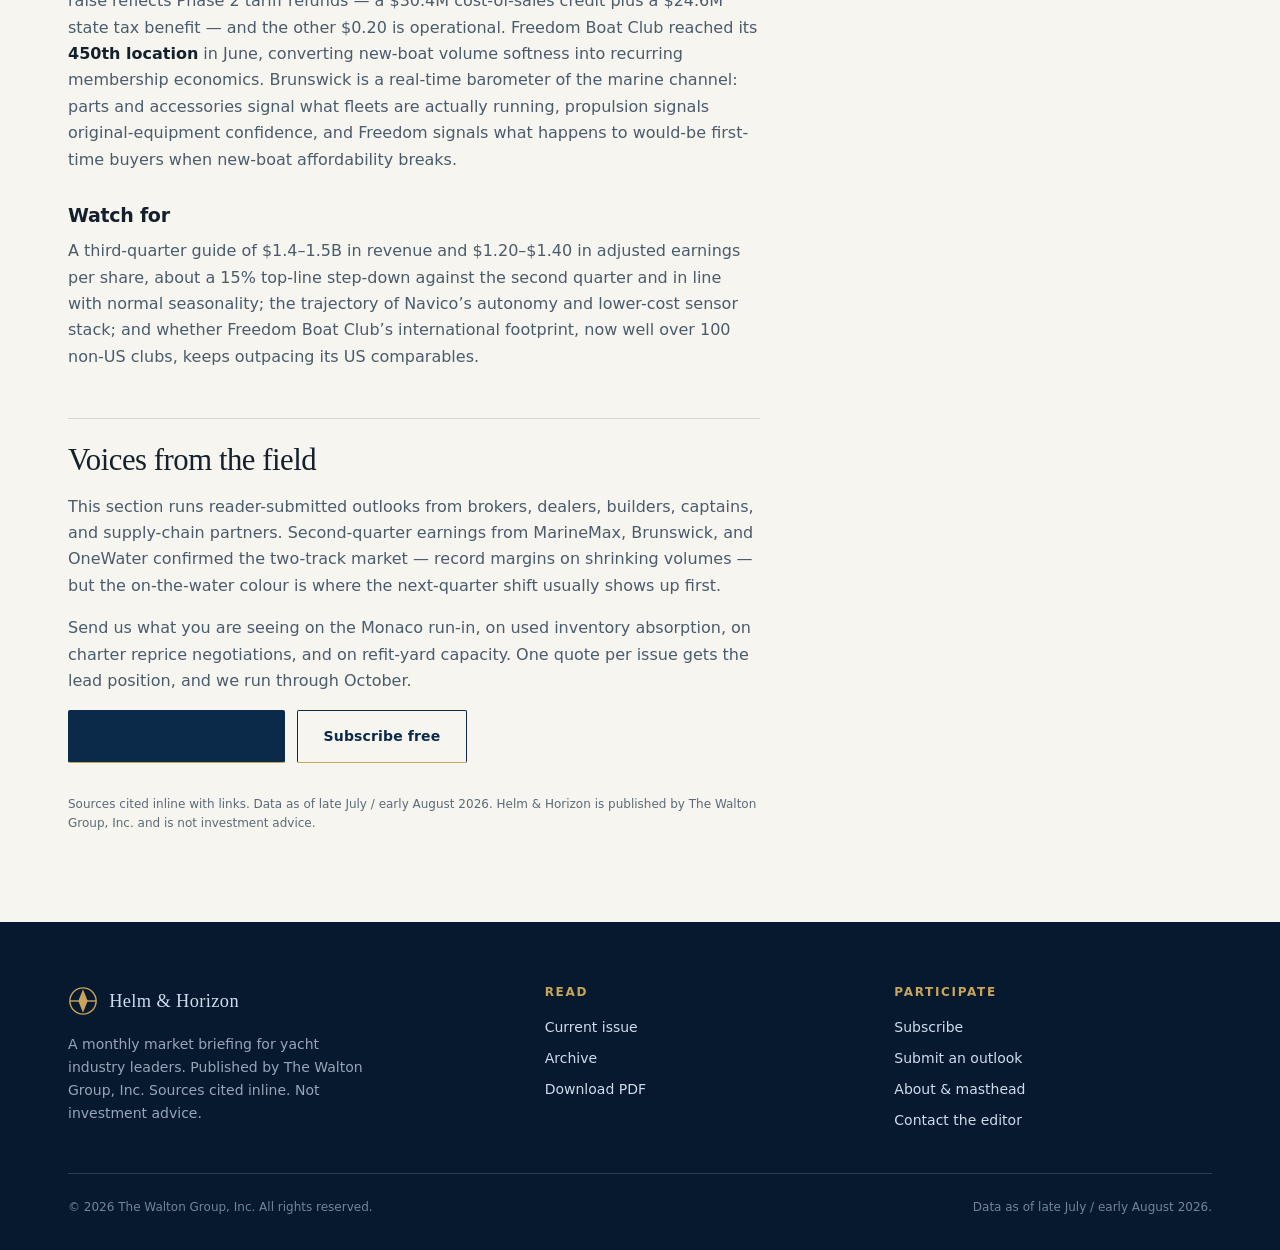
<file: editions/september-2026.html>
<!doctype html>
<html lang="en">
  <head>
    <meta charset="utf-8" />
    <meta name="viewport" content="width=device-width, initial-scale=1" />
    <title>
      Margins Up, Volumes Down: The Second-Half Split Screen — Helm &amp; Horizon, September 2026
    </title>
    <meta
      name="description"
      content="Helm &amp; Horizon, Vol. 1 No. 9. Blackstone, Donerail, and Centerbridge reach the final round on MarineMax. Brunswick raises guidance. Italian Sea Group files for insolvency. Med charter off 20-30%."
    />
    <link rel="canonical" href="https://thehelmandhorizon.com/editions/september-2026" />
    <meta property="og:type" content="article" />
    <meta property="og:site_name" content="Helm &amp; Horizon" />
    <meta property="og:url" content="https://thehelmandhorizon.com/editions/september-2026" />
    <meta property="og:title" content="Margins Up, Volumes Down: The Second-Half Split Screen" />
    <meta
      property="og:description"
      content="Record margins on shrinking volumes, three private-equity firms in a final-round auction, and a builder tier that has started to crack."
    />
    <meta property="og:image" content="https://thehelmandhorizon.com/assets/img/harbour-dusk.webp" />
    <meta name="twitter:card" content="summary_large_image" />
    <link
      rel="icon"
      href="data:image/svg+xml,%3Csvg xmlns='http://www.w3.org/2000/svg' viewBox='0 0 32 32'%3E%3Crect width='32' height='32' fill='%2306192e'/%3E%3Cpath d='M16 5l4.5 11L16 27l-4.5-11z' fill='%23c9a55a'/%3E%3Cpath d='M4 16h24' stroke='%23c9a55a' stroke-width='1.6'/%3E%3C/svg%3E"
    />
    <link
      href="https://api.fontshare.com/v2/css?f[]=zodiak@400,500,700&f[]=satoshi@400,500,700&display=swap"
      rel="stylesheet"
    />
    <link rel="stylesheet" href="/assets/base.css?v=2" />
    <script type="application/ld+json">
      {
        "@context": "https://schema.org",
        "@type": "NewsArticle",
        "headline": "Margins Up, Volumes Down: The Second-Half Split Screen",
        "datePublished": "2026-09-03",
        "publisher": { "@type": "Organization", "name": "The Walton Group, Inc." },
        "isPartOf": { "@type": "Periodical", "name": "Helm & Horizon" }
      }
    </script>
  </head>
  <body>
    <a class="skip" href="#main">Skip to content</a>

    <header class="masthead">
      <div class="shell masthead__inner">
        <a class="brand" href="/" aria-label="Helm and Horizon home">
          <svg viewBox="0 0 32 32" fill="none" aria-hidden="true">
            <circle cx="16" cy="16" r="14" stroke="currentColor" stroke-width="1.5" />
            <path d="M2 16h28" stroke="currentColor" stroke-width="1.5" />
            <path d="M16 3.5 21 16l-5 12.5L11 16z" fill="currentColor" />
          </svg>
          <span class="brand__name">Helm &amp; Horizon</span>
        </a>
        <button
          class="nav__toggle"
          type="button"
          aria-expanded="false"
          aria-controls="site-nav"
          aria-label="Toggle navigation"
        >
          <svg width="18" height="14" viewBox="0 0 18 14" fill="none" aria-hidden="true">
            <path d="M0 1h18M0 7h18M0 13h18" stroke="currentColor" stroke-width="1.6" />
          </svg>
        </button>
        <nav class="nav" id="site-nav" aria-label="Primary">
          <a href="/">Latest</a>
          <a href="/archive">Archive</a>
          <a href="/about">About</a>
          <a href="/submit">Contribute</a>
          <a class="nav__cta" href="/subscribe">Subscribe</a>
        </nav>
      </div>
    </header>

    <main id="main">
      <!-- ===== Issue header ===== -->
      <section class="hero">
        <div class="hero__media">
          <img
            src="/assets/img/harbour-dusk.webp"
            alt="Superyachts berthed stern-to along a Mediterranean stone quay at dusk"
            width="1536"
            height="1024"
            fetchpriority="high"
          />
        </div>
        <div class="shell hero__inner" style="padding-block: clamp(3rem, 8vw, 6rem)">
          <div class="hero__meta">
            <span>September 2026</span><span>Vol. 1, No. 9</span>
          </div>
          <div class="hero__rule"></div>
          <h1 style="font-size: var(--text-2xl)">
            Margins Up, Volumes Down: The Second-Half Split Screen
          </h1>
          <p class="hero__lede" style="margin-bottom: var(--space-6)">
            A monthly market briefing for yacht industry leaders.
          </p>
          <div class="btn-row">
            <a class="btn btn--gold" href="/pdf/Helm_Horizon_September2026.pdf"
              >Download the PDF edition</a
            >
          </div>
        </div>
      </section>

      <div class="article">
        <div class="shell article__shell">
          <!-- ================= BODY ================= -->
          <article class="prose">
            <h2 id="desk">From the desk</h2>
            <p>Earnings season delivered the split-screen we expected. MarineMax posted a Q3 revenue miss and a record 35.7% gross margin, up 530 basis points, while confirming Blackstone, Donerail, and Centerbridge as its three final-round bidders. Brunswick beat on the top line, raised full-year guidance to $4.35–$4.75 in earnings per share on tariff refunds and mix, and now sits on $278M of second-quarter free cash flow. OneWater hit its below-four-times leverage target a quarter early on a 4% revenue decline.</p>
            <p>The dealer channel is smaller, more premium, and dramatically more profitable — the volume tourists have left. Meanwhile the Mediterranean charter market is off 20–30% and The Italian Sea Group has filed for court-supervised insolvency, drawing a Sanlorenzo-backed consortium bid. Below: what the earnings tape and the Monaco run-up mean for your fourth-quarter book.</p>

            <h2 id="featured">Featured story: Three bidders, one endgame</h2>
            <h3>The MarineMax auction enters its final round</h3>
            <p>On 24 July, <a href="https://www.reuters.com/business/blackstone-donerail-among-final-bidders-yacht-retailer-marinemax-sources-say-2026-07-24/" target="_blank" rel="noopener noreferrer">Reuters reported</a> that <strong>Blackstone, Donerail, and Centerbridge Partners</strong> have advanced to the third and final round of bidding for MarineMax (NYSE: HZO), with Donerail’s raised all-cash offer of roughly $35 per share now benchmarking the process. Shares jumped 6.5% on the report to close near $36.41 (<a href="https://itayachtscanada.com/marinemax-announces-third-quarter-q3-earnings-and-an-update-on-the-potential-sale-of-the-marinemax-group-to-three-prospective-buyers/" target="_blank" rel="noopener noreferrer">Tampa Bay Business Journal via ITA Yachts Canada</a>). Blackstone’s interest reads through directly from its 2025 <strong>$5.65B Safe Harbor acquisition</strong>: MarineMax’s IGY Marinas and 65 owned marina and storage locations are the strategic prize (<a href="https://www.facebook.com/SuperYachtTimes/posts/blackstone-and-donerail-are-reportedly-among-the-final-bidders-for-marinemaxaccording-to-reuters-th/1588618659298167/" target="_blank" rel="noopener noreferrer">SuperYacht Times</a>).</p>
            <p>The 23 July third-quarter print made the case for a premium. Revenue of <strong>$611.3M missed consensus by roughly $71M</strong>, but gross margin expanded <strong>530 basis points to a record 35.7%</strong>, adjusted EBITDA jumped <strong>44% to $51.3M</strong>, and adjusted earnings per share surged to <strong>$0.81 from $0.05</strong> (<a href="https://finance.yahoo.com/markets/stocks/articles/marinemax-inc-hzo-q3-2026-210330404.html" target="_blank" rel="noopener noreferrer">Yahoo Finance</a>). Management reaffirmed full-year adjusted EBITDA of <strong>$110–125M</strong> and adjusted earnings per share of <strong>$0.40–$0.95</strong>, and disclosed that acquisitions since 2019 have added <strong>$700M of high-margin revenue</strong> across brokerage, finance and insurance, marinas, superyachts, and parts and service (<a href="https://quartr.com/events/marinemax-inc-hzo-q3-2026_3siVEb7h" target="_blank" rel="noopener noreferrer">Quartr</a>). Inventory is down $118M year on year to $788.6M; cash stands at $174.8M (<a href="https://www.tradingview.com/news/tradingview:57b1b553a043e:0-marinemax-reports-q3-fiscal-2026-revenue-611-3m-gross-margin-35-7-adj-diluted-eps-0-81/" target="_blank" rel="noopener noreferrer">TradingView, on the 8-K</a>). Bidders are buying a cleaner balance sheet, a higher-margin business mix, and a marina platform that behaves like a moat.</p>
            <figure>
              <img
                src="/assets/img/marina-aerial.webp"
                alt="Aerial view of a marina with rows of moored motor yachts and berths"
                width="1536"
                height="1024"
                loading="lazy"
              />
              <figcaption>Marina and storage assets — not new-boat throughput — are what the final-round bidders are underwriting.</figcaption>
            </figure>
            <h3>The read for dealers and brokers</h3>
            <p>Whoever wins, the model is validated: dealer economics survive a down cycle only if brokerage, service, marinas, and superyachts carry the profit and loss statement while new-boat volumes correct. Every MarineMax competitor now has to answer the same question in its own board deck — what is your non-new-boat gross-profit share, and where can it be next year?</p>
            <p>Meanwhile, at the builder tier, <strong>The Italian Sea Group has filed for court-supervised insolvency</strong>, and a Sanlorenzo-led consortium operating as Polo Nautico Carrara has submitted a debt-free, going-concern bid for the Admiral, Tecnomar, and Perini Navi brands, with Azimut-Benetti also circling select assets (<a href="https://www.reuters.com/business/italys-sanlorenzo-backs-bid-embattled-yacht-maker-italian-sea-group-2026-07-27/" target="_blank" rel="noopener noreferrer">Reuters</a>). The consolidation wave has crossed from dealer to builder.</p>
            <div class="callout">
              <p class="eyebrow">Key takeaway</p>
              <p>The Q2/Q3 earnings tape validates a two-track model: volumes down — MarineMax same-store sales −7%, OneWater −4%, industry retail −7.1% on a rolling twelve-month basis — but margins and cash flow up. That gap only widens for dealers heavy in brokerage, finance and insurance, marinas, and service. Independent operators still running a 2022-era new-boat-first model will find both financing and exit valuations increasingly hostile as the MarineMax comparable lands in the fourth quarter.</p>
            </div>

            <h2 id="numbers">Economic indicators and risk</h2>
            <h3>United States</h3>
            <ul class="datalist">
              <li><span>MarineMax Q3 revenue</span><b>$611.3M · −7%</b></li>
              <li><span>MarineMax Q3 gross margin</span><b>35.7% · +530 bps</b></li>
              <li><span>Brunswick Q2 net sales</span><b>$1.558B · +8%</b></li>
              <li><span>Brunswick Q2 adjusted EPS</span><b>$1.56 · +34%</b></li>
              <li><span>OneWater Q3 revenue</span><b>$530.7M · −4%</b></li>
              <li><span>OneWater adjusted net leverage</span><b>3.7×</b></li>
              <li><span>US new powerboat retail, rolling 12 months</span><b>−7.1%</b></li>
              <li><span>US recreational marine spending, 2025</span><b>$54B</b></li>
            </ul>
            <p>Sources: <a href="https://finance.yahoo.com/markets/stocks/articles/marinemax-inc-hzo-q3-2026-210330404.html" target="_blank" rel="noopener noreferrer">Yahoo Finance on MarineMax</a>, <a href="https://www.investing.com/news/company-news/brunswick-q2-2026-slides-all-segments-grow-guidance-raised-93CH-4825713" target="_blank" rel="noopener noreferrer">Investing.com on Brunswick</a>, <a href="https://www.marketbeat.com/instant-alerts/onewater-marine-q3-earnings-call-highlights-2026-07-30/" target="_blank" rel="noopener noreferrer">MarketBeat on OneWater</a>, <a href="https://www.marinebusinessworld.com/news/298024/Mixed-sales-data-from-latest-industry-association" target="_blank" rel="noopener noreferrer">Marine Business World on association data</a>, and <a href="https://boatingindustry.ca/research/nmma-reports-that-u-s-recreational-marine-spending-reached-54-billion-in-2025/" target="_blank" rel="noopener noreferrer">Boating Industry Canada on NMMA spending</a>.</p>
            <h3>Global</h3>
            <ul class="datalist">
              <li><span>Pre-owned yachts over 24m on market, 1 July</span><b>2,157</b></li>
              <li><span>Combined asking value</span><b>~$18.8B</b></li>
              <li><span>Edmiston H1 superyacht sales, by units</span><b>−13%</b></li>
              <li><span>Edmiston H1 superyacht sales, by value</span><b>−7%</b></li>
              <li><span>Mediterranean charter rates, year on year</span><b>−20 to −30%</b></li>
              <li><span>Charter booking lead time</span><b>118 → 83 days</b></li>
              <li><span>Monaco Yacht Show, 23–26 Sept</span><b>~120 yachts</b></li>
              <li><span>US federal funds target, end July</span><b>3.50–3.75%</b></li>
            </ul>
            <p>Sources: <a href="https://www.linkedin.com/pulse/365-yachts-market-intelligence-august-1-2026-update-shelly-melcher-7klje" target="_blank" rel="noopener noreferrer">365 Yachts Market Intelligence</a>, <a href="https://www.edmiston.com/Q2-2026-market-update/" target="_blank" rel="noopener noreferrer">Edmiston’s Q2 market update</a>, <a href="https://www.cnbc.com/2026/07/22/mediterranean-yacht-rentals.html" target="_blank" rel="noopener noreferrer">CNBC on Mediterranean charter</a>, <a href="https://www.lisbonbyboat.com/post/tourism-trends-for-sailing-2026-what-to-expect" target="_blank" rel="noopener noreferrer">Lisbon by Boat on booking windows</a>, <a href="https://www.boatinternational.com/yachts/news/biggest-yachting-news-stories-july-2026" target="_blank" rel="noopener noreferrer">Boat International on the Monaco show</a>, and <a href="https://www.federalreserve.gov/newsevents/pressreleases/monetary20260729a.htm" target="_blank" rel="noopener noreferrer">Federal Reserve FOMC statement, 29 July 2026</a>.</p>
            <h3>Risk watch</h3>
            <div class="warn" style="margin-bottom: var(--space-4)">
              <h4>United States</h4>
              <p>Florida brokerage inventory stood at 4,316 active listings on 24 July, with a median asking price of $349,995; the 100-foot-and-above segment carried a $7.4M median and roughly $61,600 per foot (<a href="https://floridaluxury.io/yachts/market" target="_blank" rel="noopener noreferrer">Florida Yacht Market</a>). Hurricane season is now in its peak window as the MarineMax sale decision approaches, and the consensus exit multiple resets industry-wide when that deal announces.</p>
            </div>
            <div class="warn">
              <h4>Global</h4>
              <p>EU27 diesel reached €1.929 per litre on 16 July, up about 18% against the February baseline (<a href="https://www.logifie.com/blog/eu-diesel-price-spike-july-2026" target="_blank" rel="noopener noreferrer">Logifie</a>), and marine gasoil in the Amsterdam-Rotterdam-Antwerp hub is up 73.5% since February on tight supply (<a href="https://www.argusmedia.com/en/news-and-insights/latest-market-news/2857848-mgo-prices-outpace-fuel-oil-in-europe-on-tight-supply" target="_blank" rel="noopener noreferrer">Argus Media</a>). Strait of Hormuz war-risk premiums are running at 5–10% of hull value (<a href="https://www.spglobal.com/energy/en/news-research/latest-news/shipping/072226-middle-east-shipping-insurance-costs-rise-on-hormuz-risks-marsh" target="_blank" rel="noopener noreferrer">S&amp;P Global</a>), the London Joint War Committee widened its Red Sea high-risk zone on 29 July (<a href="https://www.reuters.com/legal/litigation/london-insurers-widen-red-sea-high-risk-zone-after-houthi-attacks-2026-07-30/" target="_blank" rel="noopener noreferrer">Reuters</a>), and Bab el-Mandeb premiums have doubled to above 1% (<a href="https://www.reuters.com/world/middle-east/war-risk-insurance-costs-surge-southern-red-sea-voyages-after-houthi-attacks-2026-07-23/" target="_blank" rel="noopener noreferrer">Reuters</a>).</p>
            </div>

            <h2 id="actions">Three action steps</h2>
            <div class="steps" style="margin-top: var(--space-6)">
              <article class="step">
                <div class="step__n">1</div>
                <div>
                  <h3 style="margin-top: 0">Run the MarineMax playbook on your own P&amp;L before year-end.</h3>
                  <p>MarineMax did not beat because boats sold — same-store sales were down 7%. It beat because brokerage, finance and insurance, marinas, superyachts, and parts and service now carry the gross profit. Break out your last-twelve-month gross profit by revenue line and mark the non-new-boat share. If it is below 40%, you are running a 2022 business model in a 2026 market. Set a written fiscal 2027 target — the multiple your business is worth in a sale conversation will move with that ratio far more than with unit volume.</p>
                </div>
              </article>
              <article class="step">
                <div class="step__n">2</div>
                <div>
                  <h3 style="margin-top: 0">Move charter cross-currency exposure to the front of the risk register.</h3>
                  <p>With EU diesel back at €1.93 a litre and marine gasoil up 73.5% since February, a Mediterranean charter contract priced in euros against a dollar-denominated cost book — provisioning, US-based crew payroll, delivery voyage fuel — is now materially different from what your advance provisioning allowance assumed in April. Requote every August to October Mediterranean charter with a fresh fuel assumption, a currency buffer of 300–500 basis points, and an explicit clause for Red Sea and Hormuz war-risk surcharge pass-through. Owners will accept honest math; they will not accept surprise overruns.</p>
                </div>
              </article>
              <article class="step">
                <div class="step__n">3</div>
                <div>
                  <h3 style="margin-top: 0">Book Monaco with a builder-services agenda, not a boat-shopping agenda.</h3>
                  <p>The Monaco Yacht Show runs 23–26 September, with roughly 120 yachts and 43 new deliveries expected — but the real story on the pontoons will be builder distress. With The Italian Sea Group in insolvency proceedings and a Sanlorenzo-led consortium bidding, refit, warranty, and completion questions will drive more meaningful conversations than new orders. Come with a list: which builders have open orders on which of your clients’ hulls, which yards carry credible completion risk, and which service providers you can extend a preferred-vendor relationship to before demand snaps back. The best Monaco value this year is in the yards, not the demo boats.</p>
                </div>
              </article>
            </div>

            <h2 id="profile">Industry player profile: Brunswick Corporation</h2>
            <p style="color: var(--ink-faint); font-style: italic">The propulsion, parts, and Freedom Boat Club engine that keeps printing through the volume trough.</p>
            <p>Headquartered in Mettawa, Illinois, Brunswick (NYSE: BC) is the world’s largest marine-recreation manufacturer — Mercury Marine propulsion, Boston Whaler, Sea Ray, Bayliner, Lund, and Harris boats, Navico Group electronics, plus the Freedom Boat Club shared-access platform. On 30 July the company reported second-quarter net sales of <strong>$1.558B, up 8%</strong>, adjusted operating earnings of $150.1M, up 19%, adjusted earnings per share of <strong>$1.56, up 34%</strong>, and quarterly free cash flow of $278M at better than 250% conversion (<a href="https://www.investing.com/news/company-news/brunswick-q2-2026-slides-all-segments-grow-guidance-raised-93CH-4825713" target="_blank" rel="noopener noreferrer">Investing.com</a>). All four segments grew year on year for the fourth consecutive quarter: Propulsion $644M (+8%), Engine Parts and Accessories $367.9M (+9%) at a 23.3% operating margin, Navico $215.8M (+7%), and Boat $424.4M (+5%) (<a href="https://www.stocktitan.net/sec-filings/BC/8-k-brunswick-corp-reports-material-event-df9545f8bacc.html" target="_blank" rel="noopener noreferrer">Stock Titan, on the 8-K</a>).</p>
            <h3>Why it matters now</h3>
            <p>Brunswick raised its full-year guide to <strong>$5.7–5.8B in revenue, roughly 8% operating margin, $4.35–$4.75 in adjusted earnings per share, and more than $400M of free cash flow</strong> (<a href="https://www.brunswick.com/news/press-releases/detail/1003/brunswick-corporation-releases-2026-second-quarter-earnings" target="_blank" rel="noopener noreferrer">Brunswick investor relations</a>). Roughly $0.30 of the raise reflects Phase 2 tariff refunds — a $30.4M cost-of-sales credit plus a $24.6M state tax benefit — and the other $0.20 is operational. Freedom Boat Club reached its <strong>450th location</strong> in June, converting new-boat volume softness into recurring membership economics. Brunswick is a real-time barometer of the marine channel: parts and accessories signal what fleets are actually running, propulsion signals original-equipment confidence, and Freedom signals what happens to would-be first-time buyers when new-boat affordability breaks.</p>
            <h3>Watch for</h3>
            <p>A third-quarter guide of $1.4–1.5B in revenue and $1.20–$1.40 in adjusted earnings per share, about a 15% top-line step-down against the second quarter and in line with normal seasonality; the trajectory of Navico’s autonomy and lower-cost sensor stack; and whether Freedom Boat Club’s international footprint, now well over 100 non-US clubs, keeps outpacing its US comparables.</p>

            <h2 id="voices">Voices from the field</h2>
            <p>This section runs reader-submitted outlooks from brokers, dealers, builders, captains, and supply-chain partners. Second-quarter earnings from MarineMax, Brunswick, and OneWater confirmed the two-track market — record margins on shrinking volumes — but the on-the-water colour is where the next-quarter shift usually shows up first.</p>
            <p>Send us what you are seeing on the Monaco run-in, on used inventory absorption, on charter reprice negotiations, and on refit-yard capacity. One quote per issue gets the lead position, and we run through October.</p>
            <div class="btn-row" style="margin-bottom: var(--space-8)">
              <a class="btn btn--navy" href="/submit">Submit your outlook</a>
              <a class="btn btn--outline" href="/subscribe">Subscribe free</a>
            </div>

            <p style="font-size: var(--text-xs); color: var(--ink-faint)">Sources cited inline with links. Data as of late July / early August 2026. Helm &amp; Horizon is published by The Walton Group, Inc. and is not investment advice.</p>
          </article>

          <!-- ================= SIDEBAR ================= -->
          <aside class="sidebar">
            <h4>In this issue</h4>
            <ul>
              <li><a href="#desk">From the desk</a></li>
              <li><a href="#featured">Featured: three bidders, one endgame</a></li>
              <li><a href="#numbers">Economic indicators and risk</a></li>
              <li><a href="#actions">Three action steps</a></li>
              <li><a href="#profile">Profile: Brunswick Corporation</a></li>
              <li><a href="#voices">Voices from the field</a></li>
            </ul>

            <h4>Issue at a glance</h4>
            <ul class="datalist" style="margin-bottom: var(--space-8)">
              <li><span>Edition</span><b>Vol. 1, No. 9</b></li>
              <li><span>Published</span><b>Sept 2026</b></li>
              <li><span>Reading time</span><b>9 min</b></li>
              <li><span>Sources cited</span><b>25</b></li>
            </ul>

            <h4>Download</h4>
            <ul style="margin-bottom: var(--space-8)">
              <li>
                <a href="/pdf/Helm_Horizon_September2026.pdf">September 2026 PDF edition</a>
              </li>
              <li><a href="/archive">Browse all back issues</a></li>
            </ul>
            <h4>Previous issue</h4>
            <ul>
              <li>
                <a href="/pdf/Helm_Horizon_August2026.pdf"
                  >Vol. 1, No. 8 &mdash; The Sharks Circle: Deals, Debt, and a Compressed Charter Calendar</a
                >
              </li>
            </ul>
          </aside>
        </div>
      </div>
    </main>

    <footer class="footer">
      <div class="shell">
        <div class="footer__grid">
          <div class="footer__brand">
            <a class="brand" href="/" style="margin-bottom: var(--space-4)">
              <svg viewBox="0 0 32 32" fill="none" aria-hidden="true">
            <circle cx="16" cy="16" r="14" stroke="currentColor" stroke-width="1.5" />
            <path d="M2 16h28" stroke="currentColor" stroke-width="1.5" />
            <path d="M16 3.5 21 16l-5 12.5L11 16z" fill="currentColor" />
          </svg>
              <span class="brand__name">Helm &amp; Horizon</span>
            </a>
            <p>
              A monthly market briefing for yacht industry leaders. Published by The Walton Group,
              Inc. Sources cited inline. Not investment advice.
            </p>
          </div>
          <div>
            <h4>Read</h4>
            <ul>
              <li><a href="/editions/september-2026">Current issue</a></li>
              <li><a href="/archive">Archive</a></li>
              <li><a href="/pdf/Helm_Horizon_September2026.pdf">Download PDF</a></li>
            </ul>
          </div>
          <div>
            <h4>Participate</h4>
            <ul>
              <li><a href="/subscribe">Subscribe</a></li>
              <li><a href="/submit">Submit an outlook</a></li>
              <li><a href="/about">About &amp; masthead</a></li>
              <li><a href="mailto:editor@thehelmandhorizon.com">Contact the editor</a></li>
            </ul>
          </div>
        </div>
        <div class="footer__legal">
          <span>&copy; <span data-year>2026</span> The Walton Group, Inc. All rights reserved.</span>
          <span>Data as of late July / early August 2026.</span>
        </div>
      </div>
    </footer>

    <script src="/assets/site.js?v=2" defer></script>
  </body>
</html>
</file>
<file: assets/base.css>
/* ==========================================================================
   Helm & Horizon — design system
   Navy / gold editorial identity carried over from the email + PDF editions.
   ========================================================================== */

:root {
  /* Brand surfaces */
  --navy: #0b2a4a;
  --navy-deep: #06192e;
  --navy-mid: #123f66;
  --gold: #c9a55a;
  --gold-soft: #e0c78d;
  --paper: #f7f5f0;
  --paper-warm: #efeae0;
  --ink: #14202c;
  --ink-soft: #4a5b6c;
  --ink-faint: #5a6a78; /* darkened for 4.5:1 on --paper and --paper-warm */
  --light-blue: #cfdcec;
  --rule: #dcd6c9;
  --rule-dark: rgba(207, 220, 236, 0.18);

  /* Type */
  --font-display: 'Zodiak', 'Iowan Old Style', Georgia, serif;
  --font-body: 'Satoshi', 'Inter', system-ui, sans-serif;

  --text-xs: 0.75rem;
  --text-sm: 0.875rem;
  --text-base: 1rem;
  --text-lg: 1.1875rem;
  --text-xl: clamp(1.5rem, 2.4vw, 2rem);
  --text-2xl: clamp(2rem, 4vw, 3rem);
  --text-hero: clamp(2.5rem, 6.2vw, 5.25rem);

  /* Space */
  --space-1: 0.25rem;
  --space-2: 0.5rem;
  --space-3: 0.75rem;
  --space-4: 1rem;
  --space-5: 1.25rem;
  --space-6: 1.5rem;
  --space-8: 2rem;
  --space-12: 3rem;
  --space-16: 4rem;
  --space-24: 6rem;
  --space-32: 8rem;

  --measure: 68ch;
  --shell: 1240px;
  --radius: 2px;
  --ease: cubic-bezier(0.16, 1, 0.3, 1);
}

/* ---------- Reset ---------- */
*,
*::before,
*::after {
  box-sizing: border-box;
}
html {
  -webkit-text-size-adjust: 100%;
  scroll-behavior: smooth;
}
body {
  margin: 0;
  background: var(--paper);
  color: var(--ink);
  font-family: var(--font-body);
  font-size: var(--text-base);
  line-height: 1.65;
  -webkit-font-smoothing: antialiased;
  text-rendering: optimizeLegibility;
}
img {
  max-width: 100%;
  display: block;
  height: auto;
}
a {
  color: inherit;
}
h1,
h2,
h3,
h4 {
  margin: 0;
  font-family: var(--font-display);
  font-weight: 500;
  line-height: 1.12;
  letter-spacing: -0.015em;
  text-wrap: balance;
}
p {
  margin: 0 0 var(--space-4);
}
ul {
  margin: 0;
  padding: 0;
  list-style: none;
}

:focus-visible {
  outline: 2px solid var(--gold);
  outline-offset: 3px;
}

.shell {
  width: 100%;
  max-width: var(--shell);
  margin-inline: auto;
  padding-inline: clamp(1.25rem, 5vw, 3rem);
}
.skip {
  position: absolute;
  left: -9999px;
}
.skip:focus {
  left: var(--space-4);
  top: var(--space-4);
  z-index: 200;
  background: var(--gold);
  color: var(--navy-deep);
  padding: var(--space-3) var(--space-4);
  font-size: var(--text-sm);
  font-weight: 700;
}

/* ---------- Eyebrow / labels ---------- */
.eyebrow {
  font-family: var(--font-body);
  font-size: var(--text-xs);
  font-weight: 700;
  letter-spacing: 0.16em;
  text-transform: uppercase;
  color: var(--gold);
  margin: 0 0 var(--space-3);
}
.eyebrow--ink {
  color: var(--ink-faint);
}

/* ==========================================================================
   Header
   ========================================================================== */
.masthead {
  position: sticky;
  top: 0;
  z-index: 60;
  background: var(--navy-deep);
  border-bottom: 1px solid var(--rule-dark);
}
.masthead__inner {
  display: flex;
  align-items: center;
  justify-content: space-between;
  gap: var(--space-6);
  min-height: 68px;
}
.brand {
  display: inline-flex;
  align-items: center;
  gap: 0.7rem;
  text-decoration: none;
  color: var(--paper);
  flex-shrink: 0;
}
.brand svg {
  width: 30px;
  height: 30px;
  color: var(--gold);
  flex-shrink: 0;
}
.brand__name {
  font-family: var(--font-display);
  font-size: 1.15rem;
  letter-spacing: 0.02em;
  white-space: nowrap;
}

.nav {
  display: flex;
  align-items: center;
  gap: clamp(1rem, 2.4vw, 2rem);
}
.nav a {
  font-size: var(--text-sm);
  font-weight: 500;
  color: var(--light-blue);
  text-decoration: none;
  padding-block: var(--space-2);
  transition: color 0.2s var(--ease);
}
.nav a:hover,
.nav a[aria-current='page'] {
  color: var(--gold);
}
.nav__cta {
  background: var(--gold);
  color: var(--navy-deep) !important;
  padding: 0.55rem 1.1rem;
  border-radius: var(--radius);
  font-weight: 700;
  letter-spacing: 0.01em;
  transition: background 0.2s var(--ease);
}
.nav__cta:hover {
  background: var(--gold-soft);
}
.nav__toggle {
  display: none;
  background: none;
  border: 1px solid var(--rule-dark);
  color: var(--light-blue);
  width: 40px;
  height: 40px;
  border-radius: var(--radius);
  cursor: pointer;
  align-items: center;
  justify-content: center;
}

@media (max-width: 820px) {
  .nav {
    position: absolute;
    inset: 68px 0 auto;
    flex-direction: column;
    align-items: stretch;
    gap: 0;
    background: var(--navy-deep);
    border-bottom: 1px solid var(--rule-dark);
    padding: var(--space-2) clamp(1.25rem, 5vw, 3rem) var(--space-6);
    display: none;
  }
  .nav.is-open {
    display: flex;
  }
  .nav a {
    padding: var(--space-3) 0;
    border-bottom: 1px solid var(--rule-dark);
    font-size: var(--text-base);
  }
  .nav__cta {
    margin-top: var(--space-4);
    text-align: center;
    border-bottom: none !important;
  }
  .nav__toggle {
    display: inline-flex;
  }
}

/* ==========================================================================
   Hero
   ========================================================================== */
.hero {
  position: relative;
  background: var(--navy-deep);
  color: var(--paper);
  overflow: hidden;
  isolation: isolate;
}
.hero__media {
  position: absolute;
  inset: 0;
  z-index: -2;
}
.hero__media img {
  width: 100%;
  height: 100%;
  object-fit: cover;
  object-position: center 62%;
  filter: brightness(1.25) saturate(1.05);
}
.hero::after {
  content: '';
  position: absolute;
  inset: 0;
  z-index: -1;
  background: linear-gradient(
      180deg,
      rgba(6, 25, 46, 0.88) 0%,
      rgba(6, 25, 46, 0.42) 45%,
      rgba(6, 25, 46, 0.82) 100%
    ),
    linear-gradient(90deg, rgba(6, 25, 46, 0.82) 0%, rgba(6, 25, 46, 0.4) 48%, rgba(6, 25, 46, 0.06) 78%);
}
.hero__inner {
  padding-block: clamp(4rem, 12vw, 9rem);
  max-width: 62rem;
}
.hero h1 {
  font-size: var(--text-hero);
  margin-bottom: var(--space-6);
  max-width: 34ch;
}
.hero__lede {
  font-size: var(--text-lg);
  color: var(--light-blue);
  max-width: 54ch;
  margin-bottom: var(--space-8);
}
.hero__rule {
  width: 84px;
  height: 3px;
  background: var(--gold);
  margin-bottom: var(--space-6);
}
.hero__meta {
  display: flex;
  flex-wrap: wrap;
  gap: var(--space-2) var(--space-4);
  align-items: center;
  font-size: var(--text-xs);
  letter-spacing: 0.14em;
  text-transform: uppercase;
  color: var(--gold);
  font-weight: 700;
  margin-bottom: var(--space-4);
}
.hero__meta span:not(:last-child)::after {
  content: '·';
  margin-left: var(--space-4);
  color: var(--rule-dark);
}
@media (max-width: 30rem) {
  .hero__meta span:nth-child(3) {
    display: none;
  }
  .hero__meta span:nth-child(2)::after {
    content: none;
  }
}

/* ---------- Buttons ---------- */
.btn {
  display: inline-flex;
  align-items: center;
  gap: 0.5rem;
  font-family: var(--font-body);
  font-size: var(--text-sm);
  font-weight: 700;
  letter-spacing: 0.01em;
  text-decoration: none;
  padding: 0.85rem 1.6rem;
  border-radius: var(--radius);
  border: 1px solid transparent;
  cursor: pointer;
  transition: all 0.2s var(--ease);
}
.btn--gold {
  background: var(--gold);
  color: var(--navy-deep);
}
.btn--gold:hover {
  background: var(--gold-soft);
  transform: translateY(-1px);
}
.btn--ghost {
  border-color: rgba(207, 220, 236, 0.4);
  color: var(--paper);
}
.btn--ghost:hover {
  border-color: var(--gold);
  color: var(--gold);
}
.btn--navy {
  background: var(--navy);
  color: var(--paper);
}
.btn--navy:hover {
  background: var(--navy-deep);
  transform: translateY(-1px);
}
.btn--outline {
  border-color: var(--navy);
  color: var(--navy);
}
.btn--outline:hover {
  background: var(--navy);
  color: var(--paper);
}
.btn-row {
  display: flex;
  flex-wrap: wrap;
  gap: var(--space-3);
}

/* ==========================================================================
   Sections
   ========================================================================== */
.section {
  padding-block: clamp(3.5rem, 8vw, 7rem);
}
.section--tight {
  padding-block: clamp(2.5rem, 5vw, 4rem);
}
.section--navy {
  background: var(--navy);
  color: var(--paper);
}
.section--deep {
  background: var(--navy-deep);
  color: var(--paper);
}
.section--warm {
  background: var(--paper-warm);
}
.section__head {
  display: flex;
  flex-wrap: wrap;
  align-items: flex-end;
  justify-content: space-between;
  gap: var(--space-4);
  padding-bottom: var(--space-5, 1.25rem);
  margin-bottom: var(--space-8);
  border-bottom: 1px solid var(--rule);
}
.section--navy .section__head,
.section--deep .section__head {
  border-color: var(--rule-dark);
}
.section__head h2 {
  font-size: var(--text-xl);
}
.section__head a {
  font-size: var(--text-sm);
  font-weight: 600;
  color: var(--navy);
  text-decoration: none;
  border-bottom: 1px solid var(--gold);
  padding-bottom: 2px;
  white-space: nowrap;
}
.section--navy .section__head a,
.section--deep .section__head a {
  color: var(--gold);
}
.section__head a:hover {
  color: var(--gold);
}

/* ---------- Numbers strip ---------- */
.numbers {
  display: grid;
  grid-template-columns: repeat(auto-fit, minmax(200px, 1fr));
  gap: 1px;
  background: var(--rule-dark);
  border: 1px solid var(--rule-dark);
}
.numbers__cell {
  background: var(--navy);
  padding: var(--space-6);
}
.numbers__val {
  font-family: var(--font-display);
  font-size: clamp(1.75rem, 3vw, 2.5rem);
  line-height: 1;
  color: var(--gold);
  margin-bottom: var(--space-3);
}
.numbers__label {
  font-size: var(--text-sm);
  color: var(--light-blue);
  line-height: 1.5;
}
.numbers__label strong {
  color: var(--paper);
  font-weight: 600;
  display: block;
  margin-bottom: 2px;
}

/* ---------- Feature block (latest edition) ---------- */
.feature {
  display: grid;
  grid-template-columns: 1.15fr 0.85fr;
  gap: clamp(2rem, 5vw, 4.5rem);
  align-items: start;
}
@media (max-width: 900px) {
  .feature {
    grid-template-columns: 1fr;
  }
}
.feature h3 {
  font-size: var(--text-2xl);
  margin-bottom: var(--space-4);
}
.feature__body p {
  color: var(--ink-soft);
}
.feature__body p:first-of-type {
  font-size: var(--text-lg);
  color: var(--ink);
}
.feature__aside {
  border-left: 3px solid var(--gold);
  padding-left: var(--space-6);
}
@media (max-width: 900px) {
  .feature__aside {
    border-left: none;
    border-top: 3px solid var(--gold);
    padding-left: 0;
    padding-top: var(--space-6);
  }
}
.feature__aside h4 {
  font-family: var(--font-body);
  font-size: var(--text-xs);
  font-weight: 700;
  letter-spacing: 0.14em;
  text-transform: uppercase;
  color: var(--ink-faint);
  margin-bottom: var(--space-4);
}
.keylist li {
  padding: var(--space-3) 0;
  border-bottom: 1px solid var(--rule);
  font-size: var(--text-sm);
  color: var(--ink-soft);
  display: flex;
  gap: var(--space-3);
}
.keylist li:last-child {
  border-bottom: none;
}
.keylist strong {
  color: var(--ink);
  font-weight: 700;
  flex-shrink: 0;
  min-width: 4.5rem;
  font-variant-numeric: tabular-nums;
}

/* ---------- Cards / archive ---------- */
.grid-cards {
  display: grid;
  grid-template-columns: repeat(auto-fill, minmax(min(100%, 300px), 1fr));
  gap: clamp(1.25rem, 2.5vw, 2rem);
}
.card {
  display: flex;
  flex-direction: column;
  background: #fff;
  border: 1px solid var(--rule);
  border-radius: var(--radius);
  overflow: hidden;
  transition:
    transform 0.25s var(--ease),
    box-shadow 0.25s var(--ease),
    border-color 0.25s var(--ease);
}
.card:hover {
  transform: translateY(-3px);
  border-color: var(--gold);
  box-shadow: 0 12px 32px -18px rgba(11, 42, 74, 0.45);
}
.card__vol {
  background: var(--navy);
  color: var(--gold);
  font-size: var(--text-xs);
  font-weight: 700;
  letter-spacing: 0.14em;
  text-transform: uppercase;
  padding: var(--space-3) var(--space-6);
}
.card__body {
  padding: var(--space-6);
  display: flex;
  flex-direction: column;
  flex: 1;
  gap: var(--space-3);
}
.card__body h3 {
  font-size: 1.3rem;
  line-height: 1.2;
}
.card__body p {
  font-size: var(--text-sm);
  color: var(--ink-soft);
  margin: 0;
  flex: 1;
}
.card__links {
  display: flex;
  flex-wrap: wrap;
  gap: var(--space-4);
  margin-top: var(--space-2);
  padding-top: var(--space-4);
  border-top: 1px solid var(--rule);
  font-size: var(--text-sm);
  font-weight: 600;
}
.card__links a {
  color: var(--navy);
  text-decoration: none;
  border-bottom: 1px solid var(--gold);
  padding-bottom: 1px;
}
.card__links a:hover {
  color: var(--gold);
}

/* ---------- Split image band ---------- */
.band {
  display: grid;
  grid-template-columns: 1fr 1fr;
  align-items: stretch;
  background: var(--navy);
  color: var(--paper);
}
@media (max-width: 860px) {
  .band {
    grid-template-columns: 1fr;
  }
}
.band__media {
  min-height: 320px;
}
.band__media img {
  width: 100%;
  height: 100%;
  object-fit: cover;
}
.band__text {
  padding: clamp(2.5rem, 6vw, 5rem) clamp(1.5rem, 5vw, 4rem);
  align-self: center;
  max-width: 34rem;
}
.band__text h2 {
  font-size: var(--text-xl);
  margin-bottom: var(--space-4);
}
.band__text p {
  color: var(--light-blue);
}

/* ---------- Steps ---------- */
.steps {
  display: grid;
  gap: var(--space-6);
}
.step {
  display: grid;
  grid-template-columns: 3rem 1fr;
  gap: var(--space-6);
  padding-bottom: var(--space-6);
  border-bottom: 1px solid var(--rule);
}
.step:last-child {
  border-bottom: none;
  padding-bottom: 0;
}
@media (max-width: 640px) {
  .step {
    grid-template-columns: 1fr;
    gap: var(--space-3);
  }
}
.step__n {
  width: 3rem;
  height: 3rem;
  border-radius: 50%;
  background: var(--navy);
  color: var(--gold);
  display: grid;
  place-items: center;
  font-family: var(--font-display);
  font-size: 1.35rem;
}
.step h3 {
  font-family: var(--font-body);
  font-size: var(--text-lg);
  font-weight: 700;
  letter-spacing: -0.005em;
  margin-bottom: var(--space-2);
}
.step p {
  color: var(--ink-soft);
  margin: 0;
  max-width: var(--measure);
}

/* ---------- Callout ---------- */
.callout {
  background: var(--navy);
  color: var(--paper);
  border-left: 4px solid var(--gold);
  padding: clamp(1.5rem, 3vw, 2.25rem);
  margin-block: var(--space-8);
}
.callout .eyebrow {
  margin-bottom: var(--space-3);
}
.callout p {
  margin: 0;
  color: var(--light-blue);
  font-size: var(--text-lg);
  max-width: 62ch;
}
.warn {
  background: #fdf6e8;
  border-left: 4px solid var(--gold);
  padding: var(--space-6);
}
.warn h4 {
  font-family: var(--font-body);
  font-size: var(--text-xs);
  font-weight: 700;
  letter-spacing: 0.14em;
  text-transform: uppercase;
  color: #8a6a1f;
  margin-bottom: var(--space-3);
}
.warn p {
  margin: 0;
  font-size: var(--text-sm);
  color: var(--ink-soft);
}

/* ==========================================================================
   Article (edition page)
   ========================================================================== */
.article {
  padding-block: clamp(2.5rem, 6vw, 4.5rem);
}
.article__shell {
  display: grid;
  grid-template-columns: minmax(0, 1fr) 17rem;
  gap: clamp(2rem, 5vw, 4.5rem);
  align-items: start;
}
@media (max-width: 1000px) {
  .article__shell {
    grid-template-columns: 1fr;
  }
}
.prose {
  max-width: var(--measure);
}
.prose > h2 {
  font-size: var(--text-xl);
  margin-top: var(--space-12);
  margin-bottom: var(--space-4);
  padding-top: var(--space-6);
  border-top: 1px solid var(--rule);
}
.prose > h2:first-child {
  margin-top: 0;
  border-top: none;
  padding-top: 0;
}
.prose h3 {
  font-family: var(--font-body);
  font-size: var(--text-lg);
  font-weight: 700;
  margin-top: var(--space-8);
  margin-bottom: var(--space-3);
}
.prose p {
  color: var(--ink-soft);
}
.prose a {
  color: var(--navy);
  text-decoration: none;
  border-bottom: 1px solid var(--gold);
}
.prose a:hover {
  color: var(--gold);
}
.prose strong {
  color: var(--ink);
  font-weight: 700;
}
.prose figure {
  margin: var(--space-8) 0;
}
.prose figcaption {
  font-size: var(--text-xs);
  color: var(--ink-faint);
  margin-top: var(--space-3);
}
.sidebar {
  position: sticky;
  top: 92px;
  font-size: var(--text-sm);
}
@media (max-width: 1000px) {
  .sidebar {
    position: static;
  }
}
.sidebar h4 {
  font-family: var(--font-body);
  font-size: var(--text-xs);
  font-weight: 700;
  letter-spacing: 0.14em;
  text-transform: uppercase;
  color: var(--ink-faint);
  margin-bottom: var(--space-4);
  padding-bottom: var(--space-3);
  border-bottom: 1px solid var(--rule);
}
.sidebar ul {
  margin-bottom: var(--space-8);
}
.sidebar li + li {
  margin-top: var(--space-3);
}
.sidebar a {
  color: var(--ink-soft);
  text-decoration: none;
}
.sidebar a:hover {
  color: var(--navy);
}
.datalist li {
  display: flex;
  justify-content: space-between;
  gap: var(--space-4);
  padding: var(--space-3) 0;
  border-bottom: 1px solid var(--rule);
  color: var(--ink-soft);
}
.datalist b {
  color: var(--ink);
  font-variant-numeric: tabular-nums;
  white-space: nowrap;
}

/* ==========================================================================
   Forms / subscribe
   ========================================================================== */
.subscribe {
  display: grid;
  grid-template-columns: 1fr 1fr;
  gap: clamp(2rem, 5vw, 4.5rem);
  align-items: start;
}
@media (max-width: 860px) {
  .subscribe {
    grid-template-columns: 1fr;
  }
}
.form {
  background: rgba(207, 220, 236, 0.07);
  border: 1px solid var(--rule-dark);
  padding: clamp(1.5rem, 3.5vw, 2.5rem);
  border-radius: var(--radius);
}
.field {
  margin-bottom: var(--space-4);
}
.field label {
  display: block;
  font-size: var(--text-xs);
  font-weight: 700;
  letter-spacing: 0.1em;
  text-transform: uppercase;
  color: var(--light-blue);
  margin-bottom: var(--space-2);
}
.field input,
.field select,
.field textarea {
  width: 100%;
  font-family: var(--font-body);
  font-size: var(--text-base);
  color: var(--paper);
  background: rgba(6, 25, 46, 0.6);
  border: 1px solid rgba(207, 220, 236, 0.28);
  border-radius: var(--radius);
  padding: 0.7rem 0.85rem;
  transition: border-color 0.2s var(--ease);
}
.field input::placeholder,
.field textarea::placeholder {
  color: rgba(207, 220, 236, 0.45);
}
.field input:focus,
.field select:focus,
.field textarea:focus {
  border-color: var(--gold);
  outline: none;
}
.field select option {
  color: var(--ink);
}
/* Honeypot. Hidden from people, left in the DOM for bots to fill in.
   Not display:none — some bots skip those. */
.hp {
  position: absolute;
  left: -9999px;
  width: 1px;
  height: 1px;
  overflow: hidden;
}
.form__note {
  font-size: var(--text-xs);
  color: rgba(207, 220, 236, 0.7);
  margin: var(--space-4) 0 0;
}
.form__status {
  font-size: var(--text-sm);
  margin-top: var(--space-4);
  padding: var(--space-3) var(--space-4);
  border-radius: var(--radius);
  display: none;
}
.form__status.is-ok {
  display: block;
  background: rgba(201, 165, 90, 0.16);
  border: 1px solid var(--gold);
  color: var(--gold-soft);
}
.form__status.is-err {
  display: block;
  background: rgba(190, 80, 70, 0.16);
  border: 1px solid #c86b60;
  color: #f0b9b2;
}

/* ==========================================================================
   Footer
   ========================================================================== */
.footer {
  background: var(--navy-deep);
  color: var(--light-blue);
  padding-block: var(--space-16) var(--space-8);
  font-size: var(--text-sm);
}
.footer__grid {
  display: grid;
  grid-template-columns: 1.4fr 1fr 1fr;
  gap: var(--space-8);
  padding-bottom: var(--space-8);
  border-bottom: 1px solid var(--rule-dark);
}
@media (max-width: 760px) {
  .footer__grid {
    grid-template-columns: 1fr;
  }
}
.footer h4 {
  font-family: var(--font-body);
  font-size: var(--text-xs);
  font-weight: 700;
  letter-spacing: 0.14em;
  text-transform: uppercase;
  color: var(--gold);
  margin-bottom: var(--space-4);
}
.footer li + li {
  margin-top: var(--space-2);
}
.footer a {
  color: var(--light-blue);
  text-decoration: none;
}
.footer a:hover {
  color: var(--gold);
}
.footer__brand p {
  max-width: 34ch;
  color: rgba(207, 220, 236, 0.72);
}
.footer__legal {
  padding-top: var(--space-6);
  display: flex;
  flex-wrap: wrap;
  gap: var(--space-3) var(--space-6);
  justify-content: space-between;
  font-size: var(--text-xs);
  color: rgba(207, 220, 236, 0.55);
}

/* ---------- Motion ---------- */
.reveal {
  opacity: 0;
  transform: translateY(18px);
}
.reveal.is-in {
  opacity: 1;
  transform: none;
  transition:
    opacity 0.7s var(--ease),
    transform 0.7s var(--ease);
}
@media (prefers-reduced-motion: reduce) {
  *,
  *::before,
  *::after {
    animation-duration: 0.01ms !important;
    transition-duration: 0.01ms !important;
    scroll-behavior: auto !important;
  }
  .reveal {
    opacity: 1;
    transform: none;
  }
}
</file>
